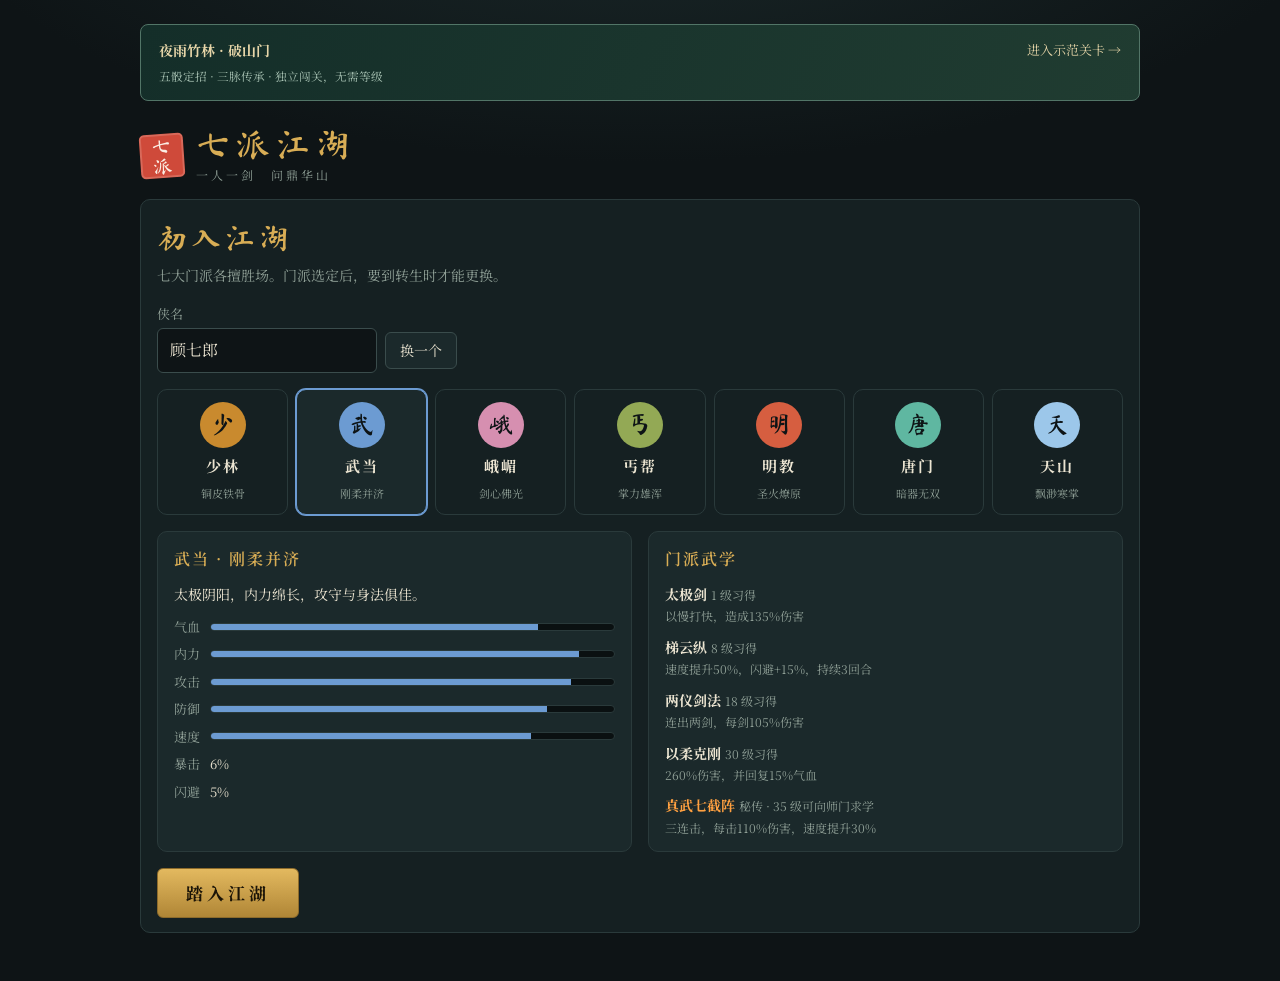
<file: index.html>
<!doctype html>
<html lang="zh-CN">
<head>
<meta charset="utf-8">
<meta name="viewport" content="width=device-width,initial-scale=1,viewport-fit=cover">
<meta name="description" content="七派江湖：一款原创武侠网页游戏，七大门派、主线剧情、通天塔、论剑、押镖、灵兽、转生。">
<title>七派江湖</title>
<link rel="preconnect" href="https://fonts.googleapis.com">
<link rel="preconnect" href="https://fonts.gstatic.com" crossorigin>
<link rel="stylesheet" href="https://fonts.googleapis.com/css2?family=Ma+Shan+Zheng&family=Noto+Serif+SC:wght@400;600;700&display=swap">
<style>
/* Layout: 顶部公告 + 侠客名帖 + 门签式页签 + 单栏卷面；战斗与剧情为覆盖全屏的浮层。夜色墨青底，金箔与朱砂点题，单一暗色主题 */
:root{
  --ink:#0e1416; --glow:#1b2a2b; --panel:#152022; --panel2:#1b292b; --line:#2a3a3b; --line2:#3a4c4c;
  --fg:#ebe4d1; --muted:#90a097; --dim:#6a7a73;
  --gold:#d8ad55; --gold-d:#8d6b2b; --cinnabar:#cf4a3a; --jade:#5db394; --azure:#5b94d9;
  --q0:#c8c6bb; --q1:#72cf6c; --q2:#5aa4ff; --q3:#b980ff; --q4:#ffa040;
  --s-shaolin:#c98a2e; --s-wudang:#6c9bd2; --s-emei:#d68fb0; --s-gaibang:#93a955; --s-mingjiao:#d65e40; --s-tangmen:#5fb7a1; --s-tianshan:#9cc7ea;
  --g-atk:#ff7a6a; --g-def:#6fb4ff; --g-hp:#72cf6c; --g-crit:#c08cff; --g-spd:#e8d36a;
  --f-display:"Ma Shan Zheng","STXingkai","KaiTi","STKaiti",serif;
  --f-body:"Noto Serif SC","Songti SC","SimSun","STSong",serif;
  color-scheme:dark;
}
*{box-sizing:border-box}
html,body{min-height:100%}
body{margin:0;background:radial-gradient(1000px 420px at 50% -140px,var(--glow),transparent 72%),var(--ink);color:var(--fg);font-family:var(--f-body);font-size:14px;line-height:1.65;padding-left:max(16px,env(safe-area-inset-left,0px));padding-right:max(16px,env(safe-area-inset-right,0px));padding-block:12px 48px}
button,input,textarea{font:inherit;color:inherit}
:focus-visible{outline:2px solid var(--gold);outline-offset:2px}
h2,h3{font-weight:600;margin:0;text-wrap:balance}
p{margin:0}
.muted{color:var(--muted)}
.wrap{max-width:1000px;margin:0 auto;display:flex;flex-direction:column;gap:14px}
.stack{display:flex;flex-direction:column;gap:14px}

/* 公告 */
.news{overflow:hidden;white-space:nowrap;border:1px solid var(--line);border-radius:6px;background:var(--panel);font-size:12px;color:var(--muted);padding:3px 0}
.news span{display:inline-block;padding-left:100%;animation:marq 70s linear infinite}
.news i{font-style:normal;color:var(--cinnabar);margin:0 6px 0 28px}
@keyframes marq{to{transform:translateX(-100%)}}

/* 顶栏 */
.top{display:flex;align-items:center;justify-content:space-between;gap:12px;flex-wrap:wrap}
.brand{display:flex;align-items:center;gap:12px}
.seal{font-family:var(--f-display);background:var(--cinnabar);color:#fbeee4;width:44px;height:44px;display:grid;place-items:center;font-size:19px;line-height:1.05;border-radius:5px;text-align:center;box-shadow:inset 0 0 0 2px rgba(255,240,230,.18);transform:rotate(-4deg)}
.brand h1{font-family:var(--f-display);font-weight:400;font-size:34px;margin:0;letter-spacing:6px;color:var(--gold);line-height:1}
.brand .sub{color:var(--muted);font-size:12px;letter-spacing:3px;margin-top:4px}
.top-r{display:flex;align-items:center;gap:10px}
.saved{font-size:12px;color:var(--dim)}
.sc-btn{background:linear-gradient(180deg,#ff6a3d,#b8291a);color:#fff3cf;border:1px solid #ffb35c;border-radius:16px;padding:4px 14px;font-weight:700;letter-spacing:1px;cursor:pointer;animation:glow 1.6s ease-in-out infinite;white-space:nowrap}
@keyframes glow{50%{box-shadow:0 0 14px #ff8a3d}}

/* 名帖 */
.card{display:grid;grid-template-columns:auto 1fr auto;gap:14px 18px;align-items:center;background:linear-gradient(180deg,var(--panel2),var(--panel));border:1px solid var(--line);border-radius:10px;padding:14px 16px}
.avatar{width:58px;height:58px;border-radius:50%;display:grid;place-items:center;font-family:var(--f-display);font-size:30px;color:var(--ink);background:var(--sc,var(--gold));box-shadow:0 0 0 3px var(--panel),0 0 0 4px var(--sc,var(--gold))}
.who{min-width:0}
.who .nm{display:flex;align-items:baseline;gap:8px;flex-wrap:wrap}
.who .nm b{font-size:19px}
.ttl{font-size:12px;color:var(--q4);border:1px solid currentColor;border-radius:3px;padding:0 6px;line-height:1.6}
.rb{font-size:12px;color:var(--cinnabar);font-weight:700}
.tag{font-size:12px;color:var(--muted);letter-spacing:1px}
.lvline{display:flex;justify-content:space-between;gap:10px;font-size:12px;color:var(--muted);margin:4px 0;font-variant-numeric:tabular-nums}
.lvline b{color:var(--fg);font-size:14px}
.power{text-align:right}
.power .lbl{display:block;font-size:11px;letter-spacing:3px;color:var(--muted)}
.power b{font-family:var(--f-display);font-weight:400;font-size:30px;color:var(--gold);line-height:1;font-variant-numeric:tabular-nums}
.res{grid-column:1/-1;display:flex;flex-wrap:wrap;gap:6px 18px;margin:0;padding:10px 0 0;border-top:1px dashed var(--line);list-style:none;font-size:13px;font-variant-numeric:tabular-nums}
.res li span{color:var(--muted);margin-right:6px}

.bar{height:8px;background:#0a1011;border-radius:4px;overflow:hidden;border:1px solid var(--line)}
.bar i{display:block;height:100%;width:0;transition:width .3s ease}
.bar.exp i{background:linear-gradient(90deg,var(--gold-d),var(--gold))}
.bar.hp i{background:linear-gradient(90deg,#8e2a20,var(--cinnabar))}
.bar.mp i{background:linear-gradient(90deg,#2d5689,var(--azure))}
.bar.jade i{background:linear-gradient(90deg,#2f6d58,var(--jade))}

/* 页签 */
.tabs{display:flex;flex-wrap:wrap;gap:2px;border-bottom:1px solid var(--line)}
.tabs button{flex:0 0 auto;background:none;border:0;border-bottom:2px solid transparent;padding:7px 12px 8px;cursor:pointer;color:var(--muted);font-size:15px;letter-spacing:2px;position:relative}
.tabs button:hover{color:var(--fg)}
.tabs button[aria-selected="true"]{color:var(--gold);border-bottom-color:var(--gold)}
.badge{position:absolute;top:2px;right:0;min-width:16px;height:16px;padding:0 4px;border-radius:8px;background:var(--cinnabar);color:#fff;font-size:10px;line-height:16px;letter-spacing:0;font-family:system-ui,sans-serif}
.dot{position:absolute;top:6px;right:3px;width:7px;height:7px;border-radius:50%;background:var(--cinnabar)}

/* 通用 */
.panel{display:flex;flex-direction:column;gap:14px}
.box{background:var(--panel);border:1px solid var(--line);border-radius:10px;padding:14px 16px;display:flex;flex-direction:column;gap:10px;min-width:0}
.box>h3{font-size:16px;color:var(--gold);letter-spacing:2px;display:flex;align-items:baseline;justify-content:space-between;gap:10px;flex-wrap:wrap}
.box>h3 small{font-size:12px;color:var(--muted);letter-spacing:0;font-weight:400}
.grid2{display:grid;grid-template-columns:1fr 1fr;gap:14px}
.row{display:flex;gap:8px;align-items:center;flex-wrap:wrap}
.btn{background:var(--panel2);border:1px solid var(--line2);padding:6px 14px;border-radius:6px;cursor:pointer;white-space:nowrap;transition:background .15s,border-color .15s}
.btn:hover:not(:disabled){border-color:var(--gold-d);background:#223234}
.btn.pri{background:linear-gradient(180deg,#e3b95f,#b08636);border-color:#8d6b2b;color:#1b1407;font-weight:700}
.btn.pri:hover:not(:disabled){background:linear-gradient(180deg,#f0c76b,#bd903c)}
.btn.red{border-color:#6e2b23;color:#f0a596}
.btn.sm{padding:3px 10px;font-size:12px}
.btn.big{padding:10px 28px;font-size:17px;letter-spacing:4px}
.btn:disabled{opacity:.42;cursor:not-allowed}
.note{font-size:12px;color:var(--muted)}
.chip{display:inline-block;font-size:11px;padding:1px 8px;border-radius:10px;border:1px solid currentColor;line-height:1.6;white-space:nowrap}
.chip.easy{color:var(--jade)} .chip.even{color:var(--gold)} .chip.hard{color:var(--cinnabar)}
.q0{color:var(--q0)} .q1{color:var(--q1)} .q2{color:var(--q2)} .q3{color:var(--q3)} .q4{color:var(--q4)}
.r1{color:var(--q1)} .r2{color:var(--q2)} .r3{color:var(--q3)} .r4{color:var(--q4)}
.empty{padding:22px 10px;text-align:center;color:var(--muted);border:1px dashed var(--line);border-radius:8px}
.num{font-variant-numeric:tabular-nums}
.big-n{font-family:var(--f-display);font-size:26px;color:var(--gold);font-variant-numeric:tabular-nums;line-height:1.2;font-weight:400}
.kv{display:flex;justify-content:space-between;align-items:baseline;gap:8px;font-size:13px}
.kv>span:first-child{color:var(--muted)}
.cards{display:grid;grid-template-columns:repeat(auto-fill,minmax(210px,1fr));gap:10px}
.cardx{border:1px solid var(--line);border-radius:10px;padding:10px 12px;background:var(--panel2);display:flex;flex-direction:column;gap:4px}
.cardx .sh{display:flex;justify-content:space-between;align-items:baseline;gap:8px}
.cardx .sh b{font-family:var(--f-display);font-weight:400;font-size:21px}
.cardx .eff{font-size:12px}
.cardx .fl{font-size:12px;color:var(--dim)}
.cardx .row{margin-top:4px}
.cardx.on{border-color:var(--gold-d)}
.cardx.off{opacity:.55}

/* 人物 */
.stats{display:grid;grid-template-columns:repeat(2,1fr);gap:6px 18px;margin:0}
.stats div{display:flex;justify-content:space-between;border-bottom:1px dotted var(--line);padding:3px 0}
.stats dt{color:var(--muted)} .stats dd{margin:0;font-variant-numeric:tabular-nums;font-weight:600}
.skills{display:grid;grid-template-columns:repeat(2,1fr);gap:8px}
.skill{padding:10px 12px;border:1px solid var(--line);border-radius:8px;background:var(--panel2)}
.skill .sk-h{display:flex;justify-content:space-between;gap:8px;flex-wrap:wrap}
.skill .sk-h span{font-size:12px;color:var(--muted)}
.skill p{font-size:13px;color:var(--muted);margin-top:2px}
.skill.locked{opacity:.5}
.skill.secret{border-color:var(--gold-d);background:linear-gradient(180deg,#252114,var(--panel2))}
.achs{display:grid;grid-template-columns:repeat(auto-fill,minmax(190px,1fr));gap:8px}
.ach{border:1px solid var(--line);border-radius:8px;padding:8px 10px;background:var(--panel2);display:flex;flex-direction:column;gap:2px;font-size:12px;color:var(--muted)}
.ach b{font-size:14px;color:var(--q4);font-weight:600}
.ach.off{opacity:.45} .ach.off b{color:var(--muted)}
.ach.worn{border-color:var(--q4)}
.ach .btn{align-self:flex-start;margin-top:4px}
.sectpick{display:flex;gap:6px;flex-wrap:wrap}
.sectpick button{border:1px solid var(--line2);background:var(--panel2);border-radius:6px;padding:4px 10px;cursor:pointer}
.sectpick button[aria-pressed="true"]{border-color:var(--gold);color:var(--gold)}
textarea{width:100%;min-height:70px;background:var(--ink);border:1px solid var(--line);border-radius:6px;padding:8px;font-size:12px;font-family:ui-monospace,monospace;resize:vertical}

/* 江湖 */
.jh{display:grid;grid-template-columns:220px 1fr;gap:14px;align-items:start}
.zones{display:flex;flex-direction:column;gap:6px}
.zone{display:flex;justify-content:space-between;align-items:center;gap:8px;padding:9px 12px;border:1px solid var(--line);border-radius:8px;background:var(--panel);cursor:pointer;text-align:left;width:100%}
.zone b{font-family:var(--f-display);font-weight:400;font-size:19px;letter-spacing:2px}
.zone small{color:var(--muted);font-size:11px;font-variant-numeric:tabular-nums}
.zone[aria-pressed="true"]{border-color:var(--gold);background:linear-gradient(90deg,#2a2618,var(--panel))}
.zone[aria-pressed="true"] b{color:var(--gold)}
.zone:disabled{opacity:.4;cursor:not-allowed}
.zone .pg{font-size:11px;color:var(--dim)}
.chapter{display:flex;justify-content:space-between;align-items:center;gap:10px;flex-wrap:wrap;padding:8px 12px;border-radius:8px;background:#1f1d14;border:1px solid #3d3420;font-size:13px}
.chapter b{font-family:var(--f-display);font-weight:400;font-size:18px;color:var(--gold);margin-right:6px}
.path{list-style:none;margin:0;padding:0;display:flex;flex-direction:column}
.path li{display:grid;grid-template-columns:34px 1fr auto;gap:12px;align-items:center;padding:8px 0;position:relative}
.path li:not(:last-child)::after{content:"";position:absolute;left:16px;top:42px;bottom:-8px;width:2px;background:var(--line)}
.path li.done:not(:last-child)::after{background:var(--gold-d)}
.node{width:34px;height:34px;border-radius:50%;display:grid;place-items:center;border:2px solid var(--line2);background:var(--panel2);font-size:13px;color:var(--muted);position:relative;z-index:1;font-variant-numeric:tabular-nums}
.done .node{border-color:var(--gold-d);color:var(--gold)}
.cur .node{border-color:var(--gold);color:var(--ink);background:var(--gold)}
.boss .node{font-family:var(--f-display);font-size:17px;border-color:var(--cinnabar);color:var(--cinnabar)}
.boss.cur .node{background:var(--cinnabar);color:#fff}
.lock{opacity:.4}
.st-info b{font-size:15px} .st-info .muted{font-size:12px}
.toggles{display:flex;gap:16px;flex-wrap:wrap;font-size:13px;color:var(--muted)}
.toggles label{display:flex;align-items:center;gap:6px;cursor:pointer}
input[type=checkbox]{accent-color:var(--gold);width:16px;height:16px}

/* 通天塔 */
.tower-head{display:grid;grid-template-columns:auto 1fr;gap:16px;align-items:center}
.pagoda{width:76px;height:96px;display:flex;flex-direction:column;align-items:center;gap:2px}
.pagoda i{display:block;height:12px;background:var(--line2);border-radius:2px}
.pagoda i.on{background:var(--gold)}
.picks{display:grid;grid-template-columns:repeat(3,1fr);gap:10px}
.pick{background:var(--panel2);border:1px solid var(--gold-d);border-radius:10px;padding:18px 10px;cursor:pointer;font-size:15px;text-align:center}
.pick:hover{border-color:var(--gold);background:#262414}
.buffs{display:flex;gap:6px;flex-wrap:wrap}
.buffs span{font-size:12px;padding:1px 8px;border-radius:10px;background:#2a2618;color:var(--gold);border:1px solid var(--gold-d)}

/* 修炼与经脉 */
.meditate{display:grid;grid-template-columns:auto 1fr;gap:16px;align-items:center}
.taiji{width:86px;height:86px;border-radius:50%;background:conic-gradient(var(--fg) 0 50%,var(--ink) 0);position:relative;animation:spin 14s linear infinite;box-shadow:0 0 0 2px var(--line2)}
.taiji::before,.taiji::after{content:"";position:absolute;left:50%;width:43px;height:43px;border-radius:50%;transform:translateX(-50%)}
.taiji::before{top:0;background:radial-gradient(circle,var(--ink) 0 6px,var(--fg) 7px)}
.taiji::after{bottom:0;background:radial-gradient(circle,var(--fg) 0 6px,var(--ink) 7px)}
@keyframes spin{to{transform:rotate(360deg)}}
.trow{display:grid;grid-template-columns:1fr auto auto;gap:10px;align-items:center;padding:8px 0;border-bottom:1px dotted var(--line)}
.trow:last-child{border-bottom:0}
.trow small{color:var(--muted);display:block;font-size:12px}
.mers{display:grid;grid-template-columns:1fr 1fr;gap:14px}
.mer h3 .layer{font-family:var(--f-display);font-size:20px;color:var(--fg);font-weight:400}
.pips{display:flex;gap:4px}
.pips i{width:16px;height:5px;border-radius:2px;background:var(--line)}
.pips i.on{background:var(--gold)}
.acu{list-style:none;margin:0;padding:0 0 0 6px;display:flex;flex-direction:column}
.acu li{display:flex;align-items:center;gap:10px;padding:5px 0;position:relative;font-size:14px;color:var(--dim)}
.acu li:not(:last-child)::after{content:"";position:absolute;left:6px;top:22px;height:calc(100% - 12px);width:2px;background:var(--line)}
.acu li.on{color:var(--fg)}
.acu li.on::after{background:var(--gold-d)}
.acu li .pt{width:14px;height:14px;border-radius:50%;border:2px solid var(--line2);background:var(--ink);flex:0 0 auto;z-index:1}
.acu li.on .pt{background:var(--gold);border-color:var(--gold);box-shadow:0 0 8px var(--gold)}
.acu li.next .pt{border-color:var(--gold);animation:pulse 1.4s ease-in-out infinite}
.acu li.next{color:var(--gold)}
@keyframes pulse{50%{box-shadow:0 0 0 5px rgba(216,173,85,.18)}}

/* 武魂 */
.sslots{display:grid;grid-template-columns:repeat(3,1fr);gap:10px}
.sslot{border:1px dashed var(--line2);border-radius:10px;padding:12px;min-height:92px;display:flex;flex-direction:column;justify-content:center;align-items:center;gap:4px;text-align:center}
.sslot.has{border-style:solid;background:var(--panel2)}
.sslot b{font-family:var(--f-display);font-weight:400;font-size:22px}

/* 师门 */
.task{display:grid;grid-template-columns:1fr 140px auto;gap:12px;align-items:center;padding:8px 0;border-bottom:1px dotted var(--line)}
.task:last-child{border-bottom:0}
.task small{display:block;color:var(--muted);font-size:12px}
.task .bar{height:6px}

/* 活动 */
.route{display:grid;grid-template-columns:repeat(4,1fr);gap:4px;text-align:center;font-size:12px;color:var(--dim)}
.route div{border-top:3px solid var(--line);padding-top:6px}
.route div.on{border-color:var(--gold);color:var(--fg)}
.elog{list-style:none;margin:0;padding:0;font-size:13px;display:flex;flex-direction:column;gap:3px;color:var(--muted)}

/* 福利 */
.sign{display:grid;grid-template-columns:repeat(7,1fr);gap:6px}
.sday{border:1px solid var(--line);border-radius:8px;padding:8px 2px;text-align:center;font-size:12px;background:var(--panel2);color:var(--muted)}
.sday b{display:block;font-family:var(--f-display);font-size:18px;color:var(--gold);font-weight:400}
.sday.on{opacity:.4}
.sday.now{border-color:var(--gold);box-shadow:0 0 0 1px var(--gold);color:var(--fg)}
.chests{display:flex;gap:8px;flex-wrap:wrap}
.chest{width:52px;height:44px;border-radius:6px;border:1px solid var(--line2);display:grid;place-items:center;font-size:12px;color:var(--dim);background:var(--panel2)}
.chest.ready{border-color:var(--gold);color:var(--gold);background:#2a2618}
.chest.got{opacity:.35}

/* 装备 */
.forges{display:grid;grid-template-columns:repeat(2,1fr);gap:10px}
.forge{border:1px solid var(--line);border-radius:10px;padding:12px;background:var(--panel2);display:flex;flex-direction:column;gap:6px;min-width:0}
.forge .fh{display:flex;justify-content:space-between;gap:8px;align-items:baseline}
.forge .fh .slot-n{font-family:var(--f-display);font-size:18px;color:var(--dim)}
.forge .st{font-size:12px;color:var(--muted)}
.sock{display:flex;gap:6px;flex-wrap:wrap;align-items:center}
.gem{display:inline-flex;align-items:center;gap:4px;font-size:12px;padding:1px 8px;border-radius:10px;border:1px solid currentColor;background:none;cursor:default;white-space:nowrap}
button.gem{cursor:pointer}
.g-atk{color:var(--g-atk)} .g-def{color:var(--g-def)} .g-hp{color:var(--g-hp)} .g-crit{color:var(--g-crit)} .g-spd{color:var(--g-spd)}
.sock .es{font-size:12px;color:var(--dim);border:1px dashed var(--line2);border-radius:10px;padding:1px 10px;background:none;cursor:pointer}
.gempick{border:1px dashed var(--gold-d);border-radius:8px;padding:8px;display:flex;gap:6px;flex-wrap:wrap;align-items:center}
.reforge{border:1px solid var(--gold-d);border-radius:8px;padding:8px;background:#211e14;font-size:12px;display:flex;flex-direction:column;gap:6px}
.items{display:grid;grid-template-columns:repeat(auto-fill,minmax(220px,1fr));gap:10px}
.item{border:1px solid var(--line);border-radius:8px;padding:10px 12px;background:var(--panel2);display:flex;flex-direction:column;gap:3px}
.item b{font-size:15px}
.item .meta{font-size:12px;color:var(--muted)}
.item .st{font-size:12px}
.cmp{font-size:12px}
.cmp.up{color:var(--jade)} .cmp.down{color:var(--cinnabar)}

/* 奇遇与论剑 */
.event{border:1px solid var(--gold-d);border-radius:10px;padding:18px;background:linear-gradient(180deg,#221f16,var(--panel));display:flex;flex-direction:column;gap:12px}
.event h3{font-family:var(--f-display);font-weight:400;font-size:28px;color:var(--gold);letter-spacing:4px}
.event p{font-size:15px;line-height:1.9;max-width:62ch}
.qlog{list-style:none;margin:0;padding:0;display:flex;flex-direction:column;gap:8px}
.qlog li{padding:8px 0;border-bottom:1px dotted var(--line);font-size:13px}
.qlog li b{color:var(--gold);margin-right:8px;font-weight:600}
.ladder{list-style:none;margin:0;padding:0}
.ladder li{display:grid;grid-template-columns:64px 1fr auto auto;gap:10px;align-items:center;padding:8px 0;border-bottom:1px dotted var(--line)}
.ladder .rk{font-family:var(--f-display);font-size:20px;color:var(--gold);font-variant-numeric:tabular-nums}
.ladder .meta{font-size:12px;color:var(--muted)}
.shop{display:grid;grid-template-columns:repeat(auto-fill,minmax(200px,1fr));gap:10px}
.ware{border:1px solid var(--line);border-radius:8px;padding:10px 12px;background:var(--panel2);display:flex;flex-direction:column;gap:4px}
.ware .p{color:var(--gold);font-size:13px}
.ware .btn{align-self:flex-start}

/* 创建 */
.create{display:flex;flex-direction:column;gap:16px}
.create h2{font-family:var(--f-display);font-weight:400;font-size:30px;color:var(--gold);letter-spacing:4px}
.field label{display:block;font-size:13px;color:var(--muted);margin-bottom:4px}
.field input{background:var(--ink);border:1px solid var(--line2);border-radius:6px;padding:8px 12px;font-size:16px;width:220px;max-width:100%}
.sects{display:grid;grid-template-columns:repeat(7,1fr);gap:8px}
.sect{border:1px solid var(--line);border-radius:10px;background:var(--panel);padding:12px 6px;cursor:pointer;display:flex;flex-direction:column;align-items:center;gap:6px}
.sect .ch{width:46px;height:46px;border-radius:50%;display:grid;place-items:center;font-family:var(--f-display);font-size:24px;color:var(--ink);background:var(--sc)}
.sect b{font-size:15px;letter-spacing:2px}
.sect small{font-size:11px;color:var(--muted)}
.sect[aria-pressed="true"]{border-color:var(--sc);background:var(--panel2);box-shadow:0 0 0 1px var(--sc)}
.sdetail{display:grid;grid-template-columns:1fr 1fr;gap:16px}
.sbars{display:grid;grid-template-columns:auto 1fr;gap:6px 10px;align-items:center;font-size:13px}
.sbars .bar i{background:var(--sc)}

/* 浮层：战斗与剧情 */
.ov{position:fixed;inset:0;z-index:50;background:rgba(5,8,9,.84);backdrop-filter:blur(3px);display:flex;align-items:flex-start;justify-content:center;overflow:auto;padding:calc(16px + env(safe-area-inset-top,0px)) max(12px,env(safe-area-inset-right,0px)) calc(16px + env(safe-area-inset-bottom,0px)) max(12px,env(safe-area-inset-left,0px))}
.bt{width:100%;max-width:720px;background:var(--panel);border:1px solid var(--line2);border-radius:12px;padding:16px;display:flex;flex-direction:column;gap:12px;margin-top:4vh}
.bt-head{display:flex;justify-content:space-between;align-items:baseline;gap:8px}
.bt-head b{font-family:var(--f-display);font-weight:400;font-size:22px;color:var(--gold);letter-spacing:3px}
.bt-head span{font-size:12px;color:var(--muted);font-variant-numeric:tabular-nums}
.duel{display:grid;grid-template-columns:1fr auto 1fr;gap:10px;align-items:center}
.vs{font-family:var(--f-display);font-size:30px;color:var(--cinnabar)}
.fighter{position:relative;display:flex;flex-direction:column;gap:4px;min-width:0}
.fighter .f-name{display:flex;justify-content:space-between;gap:6px;align-items:baseline;flex-wrap:wrap}
.fighter .f-name b{font-size:16px;overflow:hidden;text-overflow:ellipsis;white-space:nowrap}
.fighter .bar{height:10px}
.fighter .bar.mp{height:5px}
.bar-n{font-size:11px;color:var(--muted);font-variant-numeric:tabular-nums}
.fx-tags{display:flex;gap:4px;flex-wrap:wrap;min-height:18px}
.fx-tags span{font-size:10px;padding:0 6px;border-radius:8px;background:var(--panel2);border:1px solid var(--line2);color:var(--muted)}
.pop{position:absolute;right:8px;top:-4px;font-weight:700;font-size:18px;pointer-events:none;animation:pop .9s forwards;font-variant-numeric:tabular-nums;text-shadow:0 1px 3px #000}
.pop.dmg{color:#ff8a78} .pop.crit{color:#ffcf5a;font-size:23px} .pop.heal{color:#7ee2b4} .pop.miss{color:var(--muted);font-size:14px}
@keyframes pop{0%{opacity:0;transform:translateY(8px) scale(.8)}15%{opacity:1;transform:none}100%{opacity:0;transform:translateY(-26px)}}
.blog{height:230px;overflow:auto;background:var(--ink);border:1px solid var(--line);border-radius:8px;padding:8px 10px;font-size:13px;display:flex;flex-direction:column;gap:3px}
.blog p{line-height:1.55}
.blog .a{color:var(--gold)} .blog .b{color:#e78b7c}
.blog em{font-style:normal;color:var(--fg);font-weight:600}
.blog b.d{color:#ff8a78} .blog b.h{color:#7ee2b4} .blog .cr{color:#ffcf5a}
/* 闯江湖：竖屏一条路往画面深处延伸，像《六六英雄》。画面是像素 canvas，名字、血条、预告用 DOM 叠在上面 */
.rov{position:fixed;inset:0;z-index:45;background:radial-gradient(600px 300px at 50% 0,#14201f,transparent 70%),#05080a;display:flex;justify-content:center;align-items:flex-start;overflow:auto;padding:max(8px,env(safe-area-inset-top,0px)) max(8px,env(safe-area-inset-right,0px)) max(8px,env(safe-area-inset-bottom,0px)) max(8px,env(safe-area-inset-left,0px))}
.run{position:relative;width:min(440px,100%,max(300px,calc((100dvh - 300px)*.8)));display:flex;flex-direction:column;gap:6px}
.r-top{display:flex;align-items:center;gap:8px}
.r-top b{font-family:var(--f-display);font-weight:400;font-size:20px;color:var(--gold);letter-spacing:2px;white-space:nowrap}
.r-step{flex:1;display:flex;gap:5px;align-items:center;justify-content:center;min-width:0}
.r-step i{display:block;width:8px;height:8px;border-radius:50%;background:#2c3a3a}
.r-step i.shop{border-radius:2px;background:#24443a}
.r-step i.amb{background:#4a2420}
.r-step i.bs{width:11px;height:11px;border-radius:2px;background:#5a2a24}
.r-step i.done{background:var(--gold-d)}
.r-step i.cur{background:var(--gold);box-shadow:0 0 6px var(--gold)}
.r-step i.bs.cur{background:var(--cinnabar);box-shadow:0 0 6px var(--cinnabar)}
.r-gold{color:var(--q4);font-size:13px;font-variant-numeric:tabular-nums;white-space:nowrap}
.r-wx{display:flex;align-items:center;gap:6px;font-size:12px;color:var(--muted);flex-wrap:wrap}
.r-wx .bar{flex:1 1 60px;height:6px}
.r-wx .bar i{background:var(--q3)}
.r-perks{flex:1 1 100%;display:flex;flex-wrap:wrap;gap:4px}
.r-perks:empty{display:none}
.r-perks span{font-size:11px;padding:0 7px;border-radius:8px;background:#2d2140;color:var(--q3)}
.r-stage{position:relative;aspect-ratio:144/180;border-radius:10px;overflow:hidden;border:1px solid var(--line2);background:#000}
.r-stage canvas{display:block;width:100%;height:100%;image-rendering:pixelated}
.re{position:absolute;transform:translateX(-50%);cursor:pointer}
.re-info{position:absolute;bottom:100%;left:50%;transform:translateX(-50%);width:max(64px,130%);display:flex;flex-direction:column;align-items:center;gap:1px;pointer-events:none}
.re-info b{font-size:11px;font-weight:600;white-space:nowrap;text-shadow:0 1px 2px #000,0 0 3px #000}
.re.tgt .re-info b{color:var(--gold)}
.re-info .bar{width:100%;height:5px}
.re-int{font-size:12px;font-weight:700;color:#ff9a88;background:rgba(10,14,15,.85);border:1px solid #6a2e26;border-radius:8px;padding:0 6px;white-space:nowrap;font-variant-numeric:tabular-nums}
.re-int:empty{display:none}
.re-tags{display:flex;gap:2px;flex-wrap:wrap;justify-content:center}
.re-tags span{font-size:9px;line-height:1.5;padding:0 4px;border-radius:6px;background:rgba(10,14,15,.85);color:var(--muted)}
.r-boss{position:absolute;top:6px;left:12%;right:12%;display:flex;flex-direction:column;align-items:center;gap:2px;pointer-events:none}
.r-boss b{font-family:var(--f-display);font-weight:400;font-size:17px;color:#ff8a78;text-shadow:0 1px 3px #000}
.r-boss .bar{width:100%;height:8px}
.r-boss span{font-size:10px;color:var(--fg);text-shadow:0 1px 2px #000;font-variant-numeric:tabular-nums}
.r-hero{position:absolute;left:50%;bottom:28%;width:0;height:0}
.r-stage .pop{left:-50px;right:auto;width:100px;top:auto;bottom:0;text-align:center;z-index:2}
.re .pop{left:50%;margin-left:-50px;bottom:60%}
.pop.gold{color:var(--q4);font-size:14px}
.r-me{display:grid;grid-template-columns:auto 1fr auto;gap:2px 8px;align-items:center;font-size:12px}
.r-me b{font-size:13px}
.r-me .bar.hp{height:9px}
.r-me .bar.mp{grid-column:2;height:4px}
.r-me .re-tags{grid-column:1/-1;justify-content:flex-start}
.r-me .re-tags:empty{display:none}
#rahn{font-variant-numeric:tabular-nums;color:var(--muted)}
.r-ctl{display:flex;flex-direction:column;align-items:center;gap:8px;min-height:148px;justify-content:center}
.r-pre,.r-hint{font-size:13px;text-align:center;color:var(--muted);min-height:26px}
.r-pre b{font-size:20px;font-weight:700;color:var(--gold);margin-right:8px;font-variant-numeric:tabular-nums}
.r-btns{display:flex;gap:6px;flex-wrap:wrap;justify-content:center;align-items:center}
.btn.r-go{min-width:150px;font-size:17px;padding:8px 20px;letter-spacing:4px}
.die.blank{cursor:default;opacity:.55}
.die.blank b{color:#a8996e}
.die.fu{outline:2px solid var(--q3)}
.die:disabled{cursor:default}
.r-log{height:68px;overflow:auto;font-size:12px;background:var(--ink);border:1px solid var(--line);border-radius:8px;padding:4px 8px;display:flex;flex-direction:column;gap:2px}
.r-log p{line-height:1.45}
.r-modal{position:absolute;inset:0;z-index:5;background:rgba(5,8,9,.84);display:flex;align-items:center;justify-content:center;padding:10px}
.r-card{width:100%;max-height:100%;overflow:auto;overflow-x:hidden;background:var(--panel);border:1px solid var(--gold-d);border-radius:12px;padding:14px;display:flex;flex-direction:column;gap:10px;box-shadow:0 20px 50px rgba(0,0,0,.5)}
.r-card h3{font-family:var(--f-display);font-weight:400;font-size:26px;color:var(--gold);letter-spacing:6px;text-align:center}
.perk{display:flex;flex-direction:column;gap:2px;text-align:left;padding:10px 12px;border-radius:10px;border:1px solid var(--line2);background:var(--panel2);cursor:pointer}
.perk:hover,.perk:focus-visible{border-color:var(--q3);box-shadow:0 0 0 1px var(--q3)}
.perk b{color:var(--q3);font-size:15px}
.perk span{font-size:12px;color:var(--muted)}
.ritem{display:grid;grid-template-columns:1fr auto;gap:0 10px;align-items:center;padding:8px 10px;border:1px solid var(--line2);border-radius:8px;background:var(--panel2)}
.ritem span{grid-column:1;font-size:12px;color:var(--muted)}
.ritem button{grid-column:2;grid-row:1/3}
.r-rw{flex-direction:column;gap:4px}
.run-go{display:flex;align-items:center;gap:12px;margin:2px 0 10px}
.run-go .btn{flex:none;font-size:16px;padding:8px 22px;letter-spacing:3px}
@media (max-width:520px){.run-go{flex-direction:column;align-items:stretch}}
.r-top b{flex:1}
.r-path{display:flex;justify-content:center}
.r-step i.ev{border-radius:2px;background:#3a3460}
.r-step i.x{width:6px;height:6px}
.r-perks span.dsk{background:#3a2e14;color:var(--gold)}
.r-tip{width:100%;font-size:12px;line-height:1.55;color:var(--fg);background:#1c2a1e;border:1px solid #3f6a4a;border-radius:8px;padding:5px 9px;text-align:left}
.r-tip b{color:var(--jade);margin-right:6px}
.r-ctl .tray{padding-top:8px}
.r-ban{position:absolute;left:0;right:0;top:36%;z-index:3;text-align:center;font-family:var(--f-display);font-size:38px;color:#ffe08a;text-shadow:0 0 12px #ff9a3d,0 2px 0 #7a3a10;pointer-events:none;animation:ban 1s ease-out forwards}
.r-ban.big{font-size:52px}
@keyframes ban{0%{opacity:0;transform:scale(2.2)}18%{opacity:1;transform:scale(1)}75%{opacity:1}100%{opacity:0;transform:translateY(-20px)}}
.r-stage.shake{animation:shake .32s}
@keyframes shake{20%{transform:translate(-4px,2px)}40%{transform:translate(4px,-2px)}60%{transform:translate(-3px,1px)}80%{transform:translate(2px,-1px)}}
.die.fly{animation:fly .45s ease-in forwards}
.die.fly:nth-child(2){animation-delay:.04s}.die.fly:nth-child(3){animation-delay:.08s}.die.fly:nth-child(4){animation-delay:.12s}.die.fly:nth-child(5){animation-delay:.16s}
@keyframes fly{to{transform:translateY(-150px) scale(.4);opacity:0}}
.die em.ds{position:absolute;right:3px;bottom:2px;font-style:normal;font-size:10px;font-weight:700;line-height:1.4;padding:0 3px;border-radius:4px;background:#5a4a8a;color:#fff}
.die em.ds.on{background:var(--gold);color:#1b1407;box-shadow:0 0 6px #ffd36a}
.die u{position:absolute;top:-10px;left:50%;transform:translateX(-50%);text-decoration:none;font-size:10px;font-weight:700;line-height:1.5;padding:0 5px;border-radius:5px;background:#203247;color:#8fc0ff;white-space:nowrap}
.tray .die.frz{background:#d6ebf8;border-color:#6fb4ff;box-shadow:0 0 0 2px #6fb4ff,0 3px 0 #4a7aa0}
.die.chs u{background:#3a2448;color:#d0a0ff}
.die.vnm{border-color:#7ac050}
.die.vnm u{background:#24401c;color:#9ad050}
.perk small{font-size:11px;color:var(--muted)}
.perk.dsk b{color:var(--gold)}
.r-stars{text-align:center;font-size:30px;letter-spacing:6px;color:var(--gold);line-height:1.2}
.r-stars i,.zst i{font-style:normal;color:#3a4c4c}
.r-evd,.r-evres{font-size:14px;line-height:1.8;text-align:center}
.r-card>.btn{align-self:center;min-width:140px}
.zst{color:var(--gold);font-size:11px;letter-spacing:1px}
.run-go .btns{display:flex;flex-direction:column;gap:6px;flex:none}
@media (prefers-reduced-motion:reduce){.die.fly,.r-ban,.r-stage.shake{animation:none}.die.fly{opacity:0}}
.result{display:grid;grid-template-columns:auto 1fr;gap:14px;align-items:center;padding:10px 12px;border-radius:8px;border:1px solid var(--line2)}
.result.win{border-color:var(--gold-d);background:#211e14}
.result.lose{border-color:#5a2a24;background:#1f1514}
.res-big{font-family:var(--f-display);font-size:46px;line-height:1}
.win .res-big{color:var(--gold)} .lose .res-big{color:var(--cinnabar)}
.rw{list-style:none;margin:0;padding:0;display:flex;flex-wrap:wrap;gap:4px 14px;font-size:13px}
.bt-btns{display:flex;justify-content:flex-end;align-items:center;gap:10px;flex-wrap:wrap}
.story{width:100%;max-width:580px;margin-top:16vh;background:linear-gradient(180deg,#1d2620,var(--panel));border:1px solid var(--gold-d);border-radius:12px;padding:22px 24px;display:flex;flex-direction:column;gap:14px;box-shadow:0 20px 50px rgba(0,0,0,.5)}
.story .sp{font-family:var(--f-display);font-size:26px;color:var(--gold);letter-spacing:3px;line-height:1}
.story .line{font-size:17px;line-height:1.95}
.story .line.narr{color:#cfc6ad}
.story .bt-btns{justify-content:space-between}
.story .bt-btns .muted{font-size:12px}

/* 分类导航 */
.groups{display:flex;gap:6px;flex-wrap:wrap}
.groups button{position:relative;font-family:var(--f-display);font-size:19px;letter-spacing:3px;padding:3px 18px;border:1px solid var(--line2);border-radius:18px;background:var(--panel);cursor:pointer;color:var(--muted)}
.groups button:hover{color:var(--fg)}
.groups button[aria-pressed="true"]{border-color:var(--gold);color:var(--gold);background:#2a2618}
.groups .dot{top:4px;right:6px}

/* 人情 */
.karma{display:grid;grid-template-columns:auto 1fr auto;gap:10px;align-items:center;font-size:12px;color:var(--muted)}
.kbar{position:relative;height:10px;border-radius:5px;background:linear-gradient(90deg,#8e2a20,var(--line) 42%,var(--line) 58%,#2f6d58);border:1px solid var(--line)}
.kbar i{position:absolute;top:-4px;width:4px;height:16px;background:var(--gold);border-radius:2px;transform:translateX(-50%)}

/* 武林大会 */
.bracket{list-style:none;margin:0;padding:0;display:grid;grid-template-columns:repeat(4,1fr);gap:8px}
.bracket li{border:1px solid var(--line);border-radius:8px;padding:8px 10px;background:var(--panel2);font-size:12px;color:var(--muted);display:flex;flex-direction:column;gap:2px}
.bracket li b{font-size:15px;color:var(--fg)}
.bracket li.won{border-color:var(--gold-d)} .bracket li.won b{color:var(--gold)}
.bracket li.now{border-color:var(--gold);box-shadow:0 0 0 1px var(--gold)}
.bracket li.lost{border-color:#6e2b23}

/* 生活与赌坊 */
.mats{display:flex;gap:6px 18px;flex-wrap:wrap;font-size:14px;font-variant-numeric:tabular-nums}
.mats>span>span{color:var(--muted);margin-right:6px}
.slotpick{display:flex;gap:4px;flex-wrap:wrap}
.slotpick button,.bets button{padding:2px 12px;font-size:12px;border:1px solid var(--line2);border-radius:12px;background:none;cursor:pointer}
.slotpick button[aria-pressed="true"],.bets button[aria-pressed="true"]{border-color:var(--gold);color:var(--gold);background:#2a2618}
.bets{display:flex;gap:4px;flex-wrap:wrap}
.dice{font-size:46px;letter-spacing:6px;line-height:1;font-family:"Segoe UI Symbol","Apple Symbols","Noto Sans Symbols 2",sans-serif}
.hq{display:grid;grid-template-columns:repeat(auto-fill,minmax(92px,1fr));gap:6px}
.hq .btn{white-space:normal;line-height:1.35;padding:6px 4px}

@media (max-width:520px){.bracket{grid-template-columns:repeat(2,1fr)}.groups button{font-size:17px;padding:3px 12px}}

/* 装备标签与天机阁 */
.st.ex{color:var(--muted);line-height:1.8}
.wtag,.stag,.ftag{display:inline-block;font-size:11px;padding:0 6px;border-radius:3px;margin-right:4px;line-height:1.6}
.wtag{background:#203247;color:#8fc0ff}
.stag{background:#3a2a14;color:var(--q4)}
.ftag{background:#2d2140;color:var(--q3)}
.gcards{display:grid;grid-template-columns:repeat(auto-fill,minmax(150px,1fr));gap:8px}
.gcard{border:1px solid var(--line2);border-radius:10px;padding:10px;background:var(--panel2);display:flex;flex-direction:column;gap:4px;font-size:13px;animation:gflip .45s ease-out both}
.gcard b{font-family:var(--f-display);font-weight:400;font-size:26px;line-height:1}
.gcard.t3{border-color:var(--q3);box-shadow:0 0 12px rgba(185,128,255,.25)}
.gcard.t4{border-color:var(--q4);box-shadow:0 0 16px rgba(255,160,64,.4);background:linear-gradient(180deg,#2e2312,var(--panel2))}
@keyframes gflip{from{opacity:0;transform:rotateY(80deg) scale(.9)}to{opacity:1;transform:none}}
@media (prefers-reduced-motion:reduce){.gcard{animation:none}}

/* 掷骰 */
.tray{display:flex;gap:8px;justify-content:center;flex:1 1 100%;flex-wrap:wrap}
.die{position:relative;width:54px;height:54px;border-radius:11px;border:2px solid #c9bc98;background:#f3ebd7;color:#1b1407;cursor:pointer;display:grid;place-items:center;box-shadow:0 3px 0 #b3a47e;transition:transform .12s}
.die b{font-size:28px;font-weight:700;font-family:Georgia,"Times New Roman",serif;line-height:1}
.die i{position:absolute;right:4px;top:2px;font-style:normal;font-size:12px;font-weight:700;color:var(--cinnabar)}
.die small{position:absolute;left:4px;bottom:2px;font-size:10px;color:#8d6b2b}
.die i.inn{right:auto;left:4px;color:#2f7d5f}
.die.mini{width:34px;height:34px;border-radius:7px;cursor:default;box-shadow:0 2px 0 #b3a47e}
.die.mini b{font-size:17px}
.die.mini i{font-size:10px;top:0}
span.die{cursor:default}
.blog .cbx{color:var(--gold);font-weight:700;margin:0 2px}
.die.held{background:#ffe7a1;border-color:var(--gold);box-shadow:0 0 0 2px var(--gold),0 3px 0 #b38a30;transform:translateY(-3px)}
.die.rolled{animation:roll .4s ease-out}
@keyframes roll{0%{transform:rotate(-30deg) scale(.7)}60%{transform:rotate(8deg)}100%{transform:none}}
.dnow{flex:1 1 100%;text-align:center;font-size:15px}
.dnow b{color:var(--gold);font-family:var(--f-display);font-weight:400;font-size:22px;margin-right:4px}
.dhelp{flex:1 1 100%;text-align:center}
.blog .dc{font-family:"Segoe UI Symbol","Apple Symbols","Noto Sans Symbols 2",sans-serif;font-size:16px;letter-spacing:1px;color:var(--fg)}
.dice-edit{display:flex;flex-direction:column;gap:8px}
.dice-edit .drow{display:flex;gap:6px;align-items:center;flex-wrap:wrap}
.dice-edit .drow>span{width:46px;color:var(--muted);font-size:12px}
.dice-edit .die{width:44px;height:44px}
.dice-edit .die b{font-size:22px}
.combos{display:grid;grid-template-columns:repeat(auto-fill,minmax(150px,1fr));gap:6px}
.combos div{border:1px solid var(--line);border-radius:8px;padding:6px 10px;background:var(--panel2);font-size:12px;color:var(--muted)}
.combos b{display:block;font-size:15px;color:var(--fg)}
@media (max-width:520px){.die{width:48px;height:48px}.die b{font-size:24px}.dice-edit .die{width:40px;height:40px}}
@media (prefers-reduced-motion:reduce){.die.rolled{animation:none}}

/* 江湖风云、未开启的页签 */
.fy{display:flex;flex-wrap:wrap;gap:4px 16px;align-items:baseline;padding:8px 14px;border-radius:8px;background:#1f1d14;border:1px solid #3d3420;font-size:13px;color:var(--muted)}
.fy>b{font-family:var(--f-display);font-weight:400;font-size:18px;color:var(--gold);letter-spacing:2px}
.fy em{font-style:normal;color:var(--fg);font-weight:600;margin-right:6px}
.tabs button.locked{color:var(--dim);cursor:not-allowed}
.tabs button.locked small{display:block;font-size:10px;letter-spacing:0;line-height:1.2}
.skill .from{font-size:11px;color:var(--q2);margin-left:6px}
.skill.on{border-color:var(--gold-d)}
.skill .row{margin-top:6px}

/* 提示 */
.toasts{position:fixed;left:50%;transform:translateX(-50%);bottom:calc(16px + env(safe-area-inset-bottom,0px));z-index:80;display:flex;flex-direction:column;gap:6px;align-items:center;pointer-events:none;width:min(92vw,420px)}
.toast{background:#253436;border:1px solid var(--gold-d);color:var(--fg);padding:8px 16px;border-radius:8px;font-size:13px;box-shadow:0 6px 18px rgba(0,0,0,.4);animation:tin .25s ease-out}
@keyframes tin{from{opacity:0;transform:translateY(8px)}}

@media (max-width:760px){
  .tabs{flex-wrap:nowrap;overflow-x:auto;scrollbar-width:none}
  .tabs::-webkit-scrollbar{display:none}
  .jh{grid-template-columns:1fr}
  .zones{flex-direction:row;overflow-x:auto;padding-bottom:4px}
  .zone{flex:0 0 auto;width:auto;flex-direction:column;align-items:flex-start;gap:0}
  .sects{grid-template-columns:repeat(4,1fr)}
  .grid2,.mers,.sdetail,.forges{grid-template-columns:1fr}
}
@media (max-width:520px){
  .card{grid-template-columns:auto 1fr}
  .power{grid-column:1/-1;text-align:left;display:flex;align-items:baseline;gap:10px}
  .skills,.stats{grid-template-columns:1fr}
  .sects{grid-template-columns:repeat(3,1fr)}
  .sslots,.picks{grid-template-columns:1fr}
  .ladder li{grid-template-columns:48px 1fr auto}
  .ladder li .pw{display:none}
  .task{grid-template-columns:1fr auto}
  .task .bar{grid-column:1/-1;grid-row:2}
  .brand h1{font-size:28px}
  .duel{grid-template-columns:1fr;gap:6px}
  .vs{text-align:center;font-size:20px}
  .blog{height:190px}
  .story{margin-top:8vh;padding:18px}
  .sday{font-size:11px}
}
@media (prefers-reduced-motion:reduce){
  .taiji,.acu li.next .pt,.sc-btn{animation:none}
  .news span{animation:none;padding-left:12px}
  .pop,.toast{animation-duration:.01s}
  .bar i{transition:none}
}
</style>
</head>
<body>
<div class="wrap">
  <div class="news" id="news" aria-hidden="true" hidden><span id="news-t"></span></div>
  <div id="app" class="stack"></div>
</div>
<div class="toasts" id="toasts" aria-live="polite"></div>

<script>
'use strict';
/* ============ 工具 ============ */
const SAVE_KEY='qipai-jianghu-v1';
const R=(a,b)=>a+Math.random()*(b-a);
const pick=a=>a[Math.floor(Math.random()*a.length)];
const shuffle=a=>{a=[...a];for(let i=a.length-1;i>0;i--){const j=Math.floor(Math.random()*(i+1));[a[i],a[j]]=[a[j],a[i]]}return a};
const clamp=(v,a,b)=>Math.max(a,Math.min(b,v));
const $=s=>document.querySelector(s);
const esc=s=>String(s).replace(/[&<>"']/g,c=>({'&':'&amp;','<':'&lt;','>':'&gt;','"':'&quot;',"'":'&#39;'}[c]));
const fmt=n=>{n=Math.floor(n);if(n>=1e8)return (n/1e8).toFixed(2)+'亿';if(n>=1e5)return (n/1e4).toFixed(1)+'万';return n.toLocaleString('zh-CN')};
const today=()=>{const d=new Date();return d.getFullYear()+'-'+(d.getMonth()+1)+'-'+d.getDate()};
const seeded=n=>{const x=Math.sin(n*12.9898+78.233)*43758.5453;return x-Math.floor(x)};
const CN=['','一','二','三','四','五','六','七'];

/* ============ 基础数据 ============ */
const STN={hp:'气血',mp:'内力',atk:'攻击',def:'防御',spd:'速度',crit:'暴击',dodge:'闪避'};
const PW={hp:.5,mp:.3,atk:4,def:3,spd:5,crit:20,dodge:20};
const isPct=k=>k==='crit'||k==='dodge';

const SECTS={
 shaolin:{n:'少林',ch:'少',tag:'铜皮铁骨',wpn:['齐眉棍','降魔杖','伏虎棍'],d:'禅武同修，气血与防御冠绝诸派，久战不倒。',
  base:{hp:160,mp:50,atk:13,def:12,spd:8,crit:5,dodge:3},grow:{hp:32,mp:7,atk:4.0,def:3.6,spd:.9},
  sk:[{n:'罗汉拳',lv:1,mp:8,cd:0,mult:1.3,d:'刚猛直拳，造成130%伤害'},
      {n:'金钟罩',lv:8,mp:16,cd:5,buff:{def:.6,t:3},d:'防御提升60%，持续3回合'},
      {n:'大力金刚掌',lv:18,mp:24,cd:3,mult:2.2,stun:.25,d:'220%伤害，25%几率震晕对手'},
      {n:'易筋经',lv:30,mp:32,cd:5,heal:.3,buff:{atk:.3,t:3},d:'回复30%气血，攻击提升30%，持续3回合'}],
  secret:{n:'金刚不坏神功',mp:40,cd:5,mult:2.0,buff:{def:.8,t:3},d:'200%伤害，防御提升80%持续3回合'}},
 wudang:{n:'武当',ch:'武',tag:'刚柔并济',wpn:['松纹剑','真武剑','七星剑'],d:'太极阴阳，内力绵长，攻守与身法俱佳。',
  base:{hp:130,mp:70,atk:14,def:10,spd:10,crit:6,dodge:5},grow:{hp:26,mp:10,atk:4.3,def:3.0,spd:1.2},
  sk:[{n:'太极剑',lv:1,mp:8,cd:0,mult:1.35,d:'以慢打快，造成135%伤害'},
      {n:'梯云纵',lv:8,mp:14,cd:4,buff:{spd:.5,dodge:15,t:3},d:'速度提升50%，闪避+15%，持续3回合'},
      {n:'两仪剑法',lv:18,mp:22,cd:2,mult:1.05,hits:2,d:'连出两剑，每剑105%伤害'},
      {n:'以柔克刚',lv:30,mp:34,cd:5,mult:2.6,heal:.15,d:'260%伤害，并回复15%气血'}],
  secret:{n:'真武七截阵',mp:40,cd:5,mult:1.1,hits:3,buff:{spd:.3,t:2},d:'三连击，每击110%伤害，速度提升30%'}},
 emei:{n:'峨嵋',ch:'峨',tag:'剑心佛光',wpn:['峨嵋刺','青锋剑','金顶短剑'],d:'剑法轻灵，兼修佛门疗伤之术，最擅持久。',
  base:{hp:125,mp:75,atk:13,def:9,spd:11,crit:6,dodge:7},grow:{hp:25,mp:11,atk:4.1,def:2.8,spd:1.3},
  sk:[{n:'峨嵋剑法',lv:1,mp:8,cd:0,mult:1.3,d:'造成130%伤害'},
      {n:'金顶佛光',lv:8,mp:18,cd:4,heal:.3,d:'回复30%气血'},
      {n:'飘雪穿云掌',lv:18,mp:22,cd:3,mult:1.8,stun:.2,d:'180%伤害，20%几率震晕'},
      {n:'灭剑式',lv:30,mp:34,cd:4,mult:3.0,d:'孤注一掷，造成300%伤害'}],
  secret:{n:'九阴白骨爪',mp:40,cd:5,mult:2.6,steal:.35,d:'260%伤害，吸取35%为气血'}},
 gaibang:{n:'丐帮',ch:'丐',tag:'掌力雄浑',wpn:['打狗棒','青竹杖','铁钵'],d:'天下第一大帮，掌法刚猛，攻击冠绝诸派。',
  base:{hp:145,mp:50,atk:16,def:9,spd:9,crit:7,dodge:4},grow:{hp:29,mp:7,atk:4.8,def:2.8,spd:1.0},
  sk:[{n:'打狗棒法',lv:1,mp:8,cd:0,mult:1.4,d:'造成140%伤害'},
      {n:'醉八仙',lv:8,mp:14,cd:4,buff:{atk:.4,t:3},d:'攻击提升40%，持续3回合'},
      {n:'逍遥游',lv:18,mp:20,cd:2,mult:.8,hits:3,d:'三掌连击，每掌80%伤害'},
      {n:'降龙十八掌',lv:30,mp:36,cd:5,mult:3.6,d:'造成360%伤害'}],
  secret:{n:'亢龙有悔',mp:42,cd:5,mult:4.2,d:'降龙十八掌最后一式，造成420%伤害'}},
 mingjiao:{n:'明教',ch:'明',tag:'圣火燎原',wpn:['弯刀','圣火令','烈焰刀'],d:'刀法凌厉，以伤换伤，吸血与灼烧并重。',
  base:{hp:140,mp:55,atk:15,def:9,spd:9,crit:6,dodge:4},grow:{hp:28,mp:8,atk:4.6,def:2.9,spd:1.0},
  sk:[{n:'圣火令诀',lv:1,mp:8,cd:0,mult:1.3,steal:.2,d:'130%伤害，吸取20%为气血'},
      {n:'烈焰刀',lv:8,mp:15,cd:3,mult:1.4,dot:{k:.45,t:3,l:'灼烧'},d:'140%伤害，并灼烧对手3回合'},
      {n:'乾坤大挪移',lv:18,mp:24,cd:3,mult:2.0,steal:.4,d:'200%伤害，吸取40%为气血'},
      {n:'焚天圣火',lv:30,mp:34,cd:5,mult:2.6,dot:{k:.7,t:3,l:'灼烧'},d:'260%伤害，并猛烈灼烧3回合'}],
  secret:{n:'挪移第七层',mp:42,cd:5,mult:3.0,steal:.5,d:'乾坤大挪移最高境界，300%伤害，吸取50%为气血'}},
 tangmen:{n:'唐门',ch:'唐',tag:'暗器无双',wpn:['袖箭匣','飞蝗石囊','机关匣'],d:'暗器与毒术独步蜀中，暴击极高，身板较薄。',
  base:{hp:115,mp:60,atk:15,def:8,spd:12,crit:12,dodge:6},grow:{hp:23,mp:9,atk:4.7,def:2.5,spd:1.4},
  sk:[{n:'透骨钉',lv:1,mp:7,cd:0,mult:1.2,crit:20,d:'120%伤害，本招暴击率+20%'},
      {n:'毒蒺藜',lv:8,mp:14,cd:3,mult:.8,dot:{k:.6,t:3,l:'中毒'},d:'80%伤害，并使对手中毒3回合'},
      {n:'天女散花',lv:18,mp:22,cd:3,mult:.6,hits:4,d:'四连发，每发60%伤害'},
      {n:'暴雨梨花针',lv:30,mp:36,cd:5,mult:.55,hits:7,crit:15,d:'七连发，每发55%伤害，暴击率+15%'}],
  secret:{n:'孔雀翎',mp:42,cd:5,mult:.9,hits:5,crit:30,d:'五连发，每发90%伤害，暴击率+30%'}},
 tianshan:{n:'天山',ch:'天',tag:'飘渺寒掌',wpn:['冰蚕掌套','寒玉剑','雪莲刃'],d:'身法飘忽，善用寒毒与控制，令对手动弹不得。',
  base:{hp:120,mp:65,atk:14,def:9,spd:13,crit:7,dodge:8},grow:{hp:24,mp:9,atk:4.3,def:2.7,spd:1.5},
  sk:[{n:'天山六阳掌',lv:1,mp:8,cd:0,mult:1.3,d:'造成130%伤害'},
      {n:'折梅手',lv:8,mp:14,cd:3,mult:1.4,stun:.3,d:'140%伤害，30%几率震晕'},
      {n:'月影步',lv:18,mp:18,cd:4,buff:{dodge:25,spd:.3,t:3},d:'闪避+25%，速度+30%，持续3回合'},
      {n:'生死符',lv:30,mp:32,cd:5,mult:1.8,stun:.4,dot:{k:.6,t:4,l:'寒毒'},d:'180%伤害，寒毒4回合，40%几率震晕'}],
  secret:{n:'八荒六合',mp:42,cd:5,mult:3.2,stun:.5,d:'八荒六合唯我独尊，320%伤害，50%几率震晕'}},
};
const SECT_KEYS=Object.keys(SECTS);
const SECRET_LV=35;

const ZONES=[
 {n:'洛阳城郊',lv:1,top:5,mobs:['饿狼','剪径毛贼','地痞头目'],boss:'黑风寨主',bs:'开山斧',d:'官道两侧常有毛贼出没，初入江湖者多在此磨砺身手。'},
 {n:'嵩山古道',lv:6,top:11,mobs:['山魈','铁臂猿','拦路强人'],boss:'铁掌飞熊',bs:'铁掌开碑',d:'少室山下古道幽深，林间猿啸不绝。'},
 {n:'江南水乡',lv:12,top:18,mobs:['太湖水匪','鬼面书生','漕帮恶霸'],boss:'太湖水龙王',bs:'翻江倒海',d:'烟雨楼台，水路纵横，水匪趁雾劫船。'},
 {n:'蜀中竹海',lv:19,top:26,mobs:['青竹蛇','五毒教徒','竹林刺客'],boss:'五毒圣手',bs:'五毒神掌',d:'竹海万顷，毒物遍地，步步杀机。'},
 {n:'大漠孤烟',lv:27,top:35,mobs:['沙狼','西域刀客','响马'],boss:'金沙狂刀',bs:'狂沙刀',d:'黄沙漫天，马贼来去如风。'},
 {n:'天山雪域',lv:36,top:44,mobs:['雪狐','冰魄剑客','白发魔僧'],boss:'冰魄老妖',bs:'冰魄寒光',d:'终年积雪，寒气侵骨，非内力深厚者不可久留。'},
 {n:'华山之巅',lv:45,top:55,mobs:['剑宗弃徒','黑衣死士','血刀门人'],boss:'独孤剑魔',bs:'无招胜有招',d:'华山论剑，天下英雄于此一决高下。'},
];
const STAGE_MOB=[0,0,1,1,2];

/* ============ 首领机制 ============ */
const MECH={
 shield:{n:'铁布衫',d:'前三回合受到的伤害减半。先上增益、慢慢磨，别急着放大招'},
 guard:{n:'护体罡气',d:'防御极高，但中毒、灼烧、寒毒等持续伤害对他翻倍'},
 regen:{n:'水遁回春',d:'每三回合回复 10% 气血，被晕眩时无法回复。带控制招式'},
 venom:{n:'五毒缠身',d:'每次命中都会让你中毒。带疗伤、吸血或速战速决'},
 sand:{n:'黄沙遮眼',d:'闪避极高，但多段攻击更容易打中'},
 berserk:{n:'狂暴',d:'气血低于一半时攻击和速度大增。把大招留到最后收尾'},
 reflect:{n:'剑意反震',d:'反弹所受伤害，多段攻击被反弹得更多。用单发重招'},
};
const ZONE_MECH=['shield','guard','regen','venom','sand','berserk','reflect'];
function applyMech(f,m){if(!m)return f;f.mech=m;if(m==='guard')f.def*=3;if(m==='sand')f.dodge+=30;return f}

/* ============ 江湖风云 ============ */
const FY=[
 {id:'miaohui',n:'洛阳庙会',d:'奇遇令额外 +2，奇遇得到礼物的几率翻倍'},
 {id:'lunjian',n:'华山论剑周',d:'论剑所得声望翻倍'},
 {id:'rain',n:'大雨连绵',d:'灼烧伤害减半，中毒类伤害翻倍'},
 {id:'xueyi',n:'血衣楼余孽作乱',d:'江湖首领掉落宝石、武魂的几率翻倍，但闯江湖时可能遭到血衣楼杀手伏击'},
 {id:'fengshou',n:'丰收年',d:'采药挖矿产量翻倍'},
 {id:'jiuxian',n:'酒仙下凡',d:'打坐收益 +50%'},
 {id:'shangdui',n:'商队云集',d:'押镖镖银 +50%'},
 {id:'taling',n:'塔灵苏醒',d:'通天塔首次闯过的奖励翻倍'},
 {id:'yidong',n:'秘境异动',d:'秘境次数额外 +2，宝箱更容易出礼物'},
 {id:'dufang',n:'赌坊开张大吉',d:'在赌坊赢钱多一成'},
 {id:'shimen',n:'师门大比',d:'师门任务所得贡献翻倍'},
];
let FYC={d:'',ids:[]};
function todayFY(){const d=today();if(FYC.d!==d){const h=[...d].reduce((s,c)=>s*31+c.charCodeAt(0),7)%100000;const a=Math.floor(seeded(h)*FY.length);let b=Math.floor(seeded(h+99)*(FY.length-1));if(b>=a)b++;FYC={d,ids:[FY[a].id,FY[b].id]}}return FYC.ids}
const fy=id=>todayFY().includes(id);

/* ============ 悬赏 ============ */
const BOUNTIES=[
 {n:'千面郎君',d:'易容大盗，从没人见过他的真面目',mech:'sand',sect:'tangmen',z:2,clue:'江南戏班新来了个花旦，长得比画还俊，却从不卸妆。'},
 {n:'鬼影子',d:'专在半夜杀人的刺客',mech:'berserk',sect:'tianshan',z:5,clue:'雪域的牧民说，每到半夜羊圈里就少一只羊，雪地上却没有脚印。'},
 {n:'铁罗汉',d:'少林叛徒，号称刀枪不入',mech:'guard',sect:'shaolin',z:1,clue:'嵩山脚下的铁匠铺，有个光头一口气买走了全部铁砂。'},
 {n:'毒娘子',d:'往井里下毒的女人',mech:'venom',sect:'tangmen',z:3,clue:'竹海边的村子，一夜之间井水全变黑了。'},
 {n:'沙里飞',d:'大漠马贼头子',mech:'sand',sect:'mingjiao',z:4,clue:'驼队说，黄沙里有一伙人，马蹄声比风还快。'},
 {n:'血手人屠',d:'血衣楼余孽',mech:'reflect',sect:'mingjiao',z:6,clue:'华山脚下的客栈，掌柜说有个客人每天只点生肉。'},
 {n:'翻江龙',d:'太湖水寨的余党',mech:'regen',sect:'gaibang',z:2,clue:'太湖上又有船被劫，劫匪潜进水里，半个时辰都没浮上来。'},
 {n:'黑心判官',d:'贪官的打手，专收保护费',mech:'shield',sect:'wudang',z:0,clue:'洛阳城的商户都在抱怨，有人穿着官服挨家挨户收钱。'},
];

/* ============ 秘境主题与遗物 ============ */
const MJ_THEME=[
 {id:'gumu',n:'古墓',d:'机关和宝箱更多',w:{trap:10,chest:10}},
 {id:'jianzhong',n:'剑冢',d:'强敌更多，守护者必掉剑谱',w:{elite:12}},
 {id:'duku',n:'毒窟',d:'怪物攻击带毒，灵泉也更多',w:{spring:10}},
 {id:'xianjing',n:'仙境',d:'隐士、灵泉和古匣更多',w:{sage:10,spring:6,relic:6}},
];
const RELICS={
 xixue:{n:'噬血玉',d:'所有攻击吸血 10%'},xianshou:{n:'疾风令',d:'速度 +50%'},baoji:{n:'破军符',d:'暴击率 +15%'},huixue:{n:'回春佩',d:'每场胜利多回复 15% 气血'},
 jingang:{n:'金刚符',d:'受到的伤害 -15%'},lianji:{n:'连环扣',d:'多段攻击伤害 +20%'},zhuoshao:{n:'火灵珠',d:'命中后 25% 几率令对手灼烧'},mingzhong:{n:'鹰眼石',d:'对手闪避 -20%'},
};

/* ============ 骰面刻印 ============ */
// 武学残页可以刻在骰子的某一面上，掷出那一面时生效；同种印记叠加
const PAGES={
 jianqi:{n:'剑气',c:'剑',d:'这一招伤害 +12%'},
 bao:{n:'暴',c:'暴',d:'这一招暴击率 +12%'},
 du:{n:'毒',c:'毒',d:'命中后令对手中毒'},
 huo:{n:'火',c:'火',d:'命中后令对手灼烧'},
 han:{n:'寒',c:'寒',d:'命中后 10% 几率冻住对手'},
 xi:{n:'吸',c:'吸',d:'这一招吸血 +6%'},
 chun:{n:'回春',c:'春',d:'出招后回复 3% 气血'},
 jin:{n:'金刚',c:'金',d:'防御 +12%，持续到下回合'},
 wan:{n:'万能',c:'万',d:'这一面可以当作任意点数'},
};
const PAGE_K=Object.keys(PAGES);
function addPage(k,n=1){k=k||pick(PAGE_K);S.pages[k]=(S.pages[k]||0)+n;return `<span class="q3">残页「${PAGES[k].n}」</span>${n>1?' ×'+n:''}`}
const blankDice=()=>[0,1,2,3,4].map(()=>[null,null,null,null,null,null]);

/* ============ 玩法解锁 ============ */
const UNLOCK={jingmai:{lv:3},qiyu:{zc:1},lunjian:{zc:1},wuhun:{lv:10},lingshou:{lv:10},shimen:{lv:12},huodong:{lv:15},
  tower:{zc:2},renqing:{zc:2},xuanshang:{zc:2},dufang:{zc:2},mijing:{zc:3},shenghuo:{zc:3},bingqipu:{zc:3},dahui:{zc:4}};

/* ============ 主线剧情 ============ */
const STORY=[
 {t:'残玉',
  pre:[['旁白','师父临终前，把半块青玉塞进你手里。玉上刻着七个门派的徽记。'],['师父','这玉……是《七派秘录》的钥匙……血衣楼的人在找它……去洛阳……'],['旁白','师父没能说完。你收好残玉，踏上了去洛阳的官道。']],
  boss:[['黑风寨主','小子，把怀里的玉交出来，爷爷饶你不死！'],['你','你怎么知道我身上有玉？']],
  post:[['黑风寨主','是……是一个穿血红衣裳的人，出一千两银子买你的玉……他往嵩山去了……'],['旁白','血衣楼。师父说的果然不假。']],
  ch:{q:'黑风寨主跪在地上连连磕头求饶。',opts:[{l:'放他一条生路',v:'xia',r:'你放走了黑风寨主。他磕了三个响头，发誓再不作恶。'},{l:'废他武功',v:'ba',r:'你一掌震散他的丹田。洛阳道上少了一个恶人，也多了一个仇家。'}]}},
 {t:'古道',
  pre:[['旁白','嵩山脚下，一位少林知客僧拦住了你。'],['知客僧','施主，近日山中来了一伙恶人，掳走了寺中一位护经僧。'],['你','可是与血衣楼有关？'],['知客僧','阿弥陀佛。那人临走时说，要用经书换一块玉。']],
  boss:[['铁掌飞熊','楼主说了，谁拿到那块玉，赏黄金千两！'],['你','那就看你有没有这个本事。']],
  post:[['护经僧','多谢施主相救。贫僧在他们口中听到“太湖”二字。'],['旁白','护经僧把一页撕下的经文塞给你，背面画着太湖的水路图。']],
  ch:{q:'铁掌飞熊的手下四散奔逃。',opts:[{l:'让他们自去',v:'xia',r:'你收剑入鞘，任他们逃入山林。'},{l:'追上去一个不留',v:'ba',r:'古道上血迹斑斑。少林僧人看你的眼神多了几分畏惧。'}]}},
 {t:'烟雨',
  pre:[['旁白','江南烟雨，太湖上的渔船都不敢出港。'],['船娘','客官，湖上有个水龙王，专劫过往船只，前日还劫了一艘运经书的船。'],['你','带我去找他。']],
  boss:[['太湖水龙王','我不过拿钱办事。血衣楼要的东西，我劫了就有赏。'],['你','经书在哪？']],
  post:[['太湖水龙王','经书……早被送去蜀中了。血衣楼和唐门的一个叛徒做了交易……'],['旁白','你在水寨里找到一只空匣，匣底刻着一个“唐”字。']],
  ch:{q:'水寨里关着几十个被掳的渔民，水龙王说他们欠了他的债。',opts:[{l:'放了渔民，烧掉债契',v:'xia',r:'渔民们跪谢而去。那天夜里，太湖上的渔火又亮了起来。'},{l:'收下水寨，自己做主',v:'ba',r:'水寨换了主人。太湖水匪从此只听你一人号令。'}]}},
 {t:'竹海',
  pre:[['旁白','蜀中竹海，雾气里夹着淡淡的毒香。'],['唐门弟子','站住！竹海是唐门禁地。'],['你','我来找一个与血衣楼勾结的唐门叛徒。'],['唐门弟子','你是说五毒圣手？他早已被逐出唐门。']],
  boss:[['五毒圣手','唐门的暗器，配上五毒教的毒，天下谁能挡？'],['你','那就试试。']],
  post:[['五毒圣手','你以为血衣楼主是谁？他……他是你师父当年的同门……'],['旁白','五毒圣手毒发之前，指了指西北方向。大漠。']],
  ch:{q:'五毒圣手的毒经落在你脚边，上面记着天下奇毒的配方。',opts:[{l:'一把火烧了',v:'xia',r:'毒经在火中卷成了灰。世上少了一本害人的书。'},{l:'收入怀中',v:'ba',r:'你把毒经收好。也许有一天，它会派上用场。'}]}},
 {t:'孤烟',
  pre:[['旁白','大漠的风里全是沙。一座废弃的驿站里，坐着一个独臂老人。'],['独臂老人','你是来找血衣楼的？他们在大漠有个分舵，舵主叫金沙狂刀。'],['独臂老人','二十年前七派围剿血衣楼，我这条胳膊就留在了这里。']],
  boss:[['金沙狂刀','残玉已经有六块到了楼主手里，就差你这一块！'],['你','六块？其余六派的玉，你们是怎么拿到的？']],
  post:[['金沙狂刀','杀的……一个一个杀的……楼主在天山闭关……'],['旁白','你心头一沉。师父手里那半块玉，原来是七派中的最后一块。']],
  ch:{q:'驿站里藏着血衣楼搜刮来的金银，足够一辈子吃喝。',opts:[{l:'分给沿途的牧民',v:'xia',r:'牧民们唱着歌，把你送出了大漠。'},{l:'据为己有',v:'ba',r:'驼队驮着金银跟在你身后，你的名号在大漠传开了。'}]}},
 {t:'雪域',
  pre:[['旁白','天山终年积雪。山门石碑上刻着历代掌门的名字，最后一个被人用剑划去了。'],['天山弟子','冰魄老妖占了本派禁地，掌门师尊已经遇害。'],['你','血衣楼主在不在山上？']],
  boss:[['冰魄老妖','楼主已去华山。七块残玉合一之日，便是《七派秘录》重见天日之时！'],['你','是六块。还差我这一块。']],
  post:[['冰魄老妖','你不懂……楼主要的不是秘录……是七派的……'],['旁白','话音未落，冰魄老妖化作一地冰屑。你抬头望向东方，华山就在那里。']],
  ch:{q:'天山弟子请你暂代掌门之位，重振天山派。',opts:[{l:'婉拒，扶他们自立',v:'xia',r:'你把掌门令交还给大弟子，转身下山。'},{l:'接下掌门令',v:'ba',r:'你成了天山派的掌门。雪域里的人从此都称你一声“掌门”。'}]}},
 {t:'论剑',
  pre:[['旁白','华山之巅，云海翻腾。一个身穿血衣的人背对着你，手里托着六块残玉。'],['血衣楼主','你终于来了。你师父没告诉你吧？二十年前，我们是同门师兄弟。'],['血衣楼主','七派围剿血衣楼，你师父也在其中。他拿走了最后一块玉。'],['你','所以你杀光了其他六派的守玉人？']],
  boss:[['独孤剑魔','世人叫我独孤剑魔。把玉给我，秘录里的武功分你一半。'],['你','不必了。']],
  post:[['旁白','剑魔倒在云海边，六块残玉滚落在地，和你那半块拼在了一起。玉面上浮出一行小字。'],['旁白','“七派同源，本是一家。武功无高下，人心有正邪。”'],['旁白','原来所谓秘录，不过是这十六个字。']],
  ch:{q:'七块残玉合而为一。这件事该怎么收场？',opts:[{l:'把玉还给七派，公之于众',v:'xia',r:''},{l:'把玉留在身边',v:'ba',r:''}]}},
];
const ENDINGS={
 xia:[['旁白','你把七块残玉送还七派，又把那十六个字刻在了华山的石壁上。'],['旁白','此后江湖再无血衣楼。人们说起你，都称一声“大侠”。'],['旁白','侠义结局「侠之大者」。你获得了同名称号。']],
 ba:[['旁白','你把七块残玉收进怀里。不久，七派掌门联名来信，请你主持武林大会。'],['旁白','从此江湖只有一个声音。有人敬你，更多人怕你。'],['旁白','霸道结局「一代枭雄」。你获得了同名称号。']],
 mid:[['旁白','你把残玉埋在了师父的坟前，没有告诉任何人。'],['旁白','后来有人在江南的酒肆里见过你：一壶酒，一把剑，不问江湖事。'],['旁白','中庸结局「江湖散人」。你获得了同名称号。']],
};

/* ============ 装备与宝石 ============ */
const SLOTS=['wpn','arm','acc','boot'];
const SLOT_N={wpn:'兵',arm:'甲',acc:'饰',boot:'履'};
const SLOT_FULL={wpn:'兵器',arm:'护甲',acc:'饰品',boot:'鞋履'};
const QN=['凡品','良品','精品','珍品','神品'];
const QM=[1,1.3,1.7,2.2,3];
const SOCK=[0,1,1,2,3];
const TIER=['粗制','精铁','百炼','玄铁','寒玉','赤霄'];
const NOUN={arm:['布衣','劲装','软甲','锁子甲','护心甲'],acc:['玉佩','护身符','手镯','璎珞'],boot:['布鞋','快靴','云履','踏雪靴']};
const EN_RATE=[1,1,1,1,1,.8,.7,.6,.5,.4,.35,.3,.25,.2,.15];

/* ============ 兵器类型、特效词条、套装、升星 ============ */
// 兵器类型各配合一种骰型，和《六六英雄》的武器流派一个思路
const WTYPES={
 jian:{n:'剑',d:'顺子伤害 +40%',w:['长剑','青锋剑','松纹剑','七星剑']},
 dao:{n:'刀',d:'一对、两对伤害 +25%',w:['钢刀','弯刀','柳叶刀','雁翎刀']},
 gun:{n:'棍',d:'葫芦、四条、豹子伤害 +30%',w:['齐眉棍','伏虎棍','降魔杖','青竹杖']},
 zhang:{n:'掌',d:'三条伤害 +35%，并有 15% 几率震晕',w:['铁掌套','金丝手套','冰蚕掌套']},
 shan:{n:'扇',d:'点数总和超过 15 的部分，每点伤害 +3%',w:['铁骨扇','玉箫','判官笔']},
 anqi:{n:'暗器',d:'散招变成三连发；多段攻击每段伤害 +10%',w:['袖箭匣','飞蝗石囊','机关匣','梅花针']},
};
const WT_K=Object.keys(WTYPES);
function guessWt(name){
  for(const k of WT_K)if(WTYPES[k].w.some(w=>name.includes(w)))return k;
  return /刀/.test(name)?'dao':/棍|杖|棒|钵|枪/.test(name)?'gun':/掌|手套/.test(name)?'zhang':/扇|箫|笔/.test(name)?'shan':/箭|针|石囊|匣|镖|令/.test(name)?'anqi':'jian';
}
const LEG_WT={yuchang:'jian',yitian:'jian',tulong:'dao',bawang:'gun',biyu:'shan',xuantie:'jian',bingpo:'anqi',junzi:'jian',xuedao:'dao'};
const itemWt=it=>it&&it.slot==='wpn'?(it.wt||(it.lg?LEG_WT[it.lg]:guessWt(it.name))):null;
// 珍品带 1 条、神品带 2 条特效词条
const AFFIX={
 reroll:{n:'灵动',d:'每回合多 1 次免费重掷'},
 one6:{n:'化腐朽',d:'掷出的 1 点当作 6 点'},
 pairCrit:{n:'双刃',d:'一对、两对时暴击率 +30%'},
 lianhuan:{n:'连环',d:'顺子伤害 +35%'},
 yuanman:{n:'圆满',d:'葫芦以上回复 8% 气血'},
 qianjun:{n:'千钧',d:'点数总和 22 以上伤害 +25%'},
 xiaobo:{n:'以小博大',d:'点数总和 12 以下伤害 +40%'},
 taishan:{n:'稳如泰山',d:'受到的伤害 -8%'},
 xiansheng:{n:'先声夺人',d:'第一回合伤害 +50%'},
 qihai:{n:'气海',d:'每回合多回复 5% 内力'},
};
const AFX_K=Object.keys(AFFIX);
const SETS={
 zhenwu:{n:'真武',b2:{def:.1},d2:'防御 +10%',d4:'每回合多 1 次免费重掷'},
 xueyi:{n:'血衣',b2:{atk:.08},d2:'攻击 +8%',d4:'所有攻击吸血 10%'},
 lieyang:{n:'烈阳',b2:{crit:5},d2:'暴击 +5%',d4:'葫芦、四条、豹子伤害 +30%'},
 fengyun:{n:'风云',b2:{spd:.1},d2:'速度 +10%',d4:'每掷出一颗 6 点，伤害 +6%'},
};
const SET_K=Object.keys(SETS);
const STAR_MAX=5;
const sandOf=it=>[0,1,2,4,8][it.q]+(it.set?2:0)+(it.star||0)*3; // 分解得到的星辰砂
const starCost=it=>({sand:((it.star||0)+1)*4*(it.q>=4?2:1),silver:((it.star||0)+1)*it.ilv*50});
const GEMS={atk:{n:'赤玉',v:[6,14,26,42,64]},def:{n:'青金',v:[5,12,22,36,55]},hp:{n:'碧玺',v:[40,95,175,290,440]},crit:{n:'紫晶',v:[1,2,3.5,5,7]},spd:{n:'墨玉',v:[2,4.5,8,12,17]}};
const GEMK=Object.keys(GEMS);

/* ============ 武魂 ============ */
const SOULDEF={
 jiu:{n:'酒魂',r:1,st:{hp:.05},d:'醉里挑灯看剑'},
 feng:{n:'风魂',r:1,st:{spd:.05},d:'来去无踪'},
 shi:{n:'石魂',r:1,st:{def:.05},d:'岿然不动'},
 jian:{n:'剑魂',r:2,st:{atk:.06},d:'剑气纵横三万里'},
 dao:{n:'刀魂',r:2,st:{atk:.03,crit:3},d:'一刀斩落'},
 qin:{n:'琴魂',r:2,st:{mp:.08,dodge:2},d:'弦外有音'},
 du:{n:'毒魂',r:2,st:{spd:.04,crit:2},d:'见血封喉'},
 qinglong:{n:'青龙魂',r:3,st:{atk:.07,spd:.05},d:'东方七宿之首'},
 baihu:{n:'白虎魂',r:3,st:{atk:.06,crit:4},d:'西方七宿主杀伐'},
 zhuque:{n:'朱雀魂',r:3,st:{mp:.1,atk:.05},d:'南方七宿浴火'},
 xuanwu:{n:'玄武魂',r:3,st:{def:.1,hp:.06},d:'北方七宿镇守'},
 qilin:{n:'麒麟魂',r:4,st:{hp:.08,atk:.06,def:.06,crit:3},d:'仁兽现世，百年一遇'},
};
const RAR=['','凡','灵','圣','神'];
const SOUL_SLOT_LV=[10,20,30];

/* ============ 灵兽 ============ */
const PETS={
 hou:{n:'灵猴',lv:10,cost:2000,d:'窜上前偷袭，造成攻击60%的伤害',pas:{spd:.5},pn:'速度'},
 he:{n:'白鹤',lv:15,cost:4000,d:'衔来草药，为主人回复6%气血',pas:{hp:20},pn:'气血'},
 lang:{n:'雪狼',lv:20,cost:8000,d:'扑咬对手，50%伤害并使其流血2回合',pas:{atk:2},pn:'攻击'},
 gui:{n:'玄龟',lv:25,cost:12000,d:'以龟甲护主，防御提升40%',pas:{def:2},pn:'防御'},
 hu:{n:'赤狐',lv:30,cost:20000,d:'媚术迷惑，30%伤害，35%几率使对手晕眩',pas:{crit:.2},pn:'暴击'},
};
const PET_MAX=20;

/* ============ 经脉与修炼 ============ */
const REN=['承浆','廉泉','天突','膻中','中脘','神阙','气海','关元'];
const DU=['长强','腰阳关','命门','至阳','灵台','大椎','风府','百会'];
const MER_REQ=[1,12,24,36,48];
const MER_RATE=[1,.85,.7,.6,.5];
const LAYER=['一','二','三','四','五'];
const TRAIN=[{k:'hp',n:'炼体',e:'气血 +25'},{k:'mp',n:'养气',e:'内力 +8'},{k:'atk',n:'淬锋',e:'攻击 +3'},{k:'def',n:'锻骨',e:'防御 +3'}];
const TRAIN_V={hp:25,mp:8,atk:3,def:3};

/* ============ 通天塔 ============ */
const TOWER_MOB=['塔中游魂','铜人','铁甲傀儡','石像武僧','影子刺客','火焰傀儡','寒冰傀儡'];
const TOWER_BOSS=['守塔铜人王','千面罗刹','九幽鬼母','天罡战神','无相塔灵'];
const TOWER_BUFFS=[{k:'atk',v:.12,n:'攻击 +12%'},{k:'def',v:.15,n:'防御 +15%'},{k:'hp',v:.15,n:'气血上限 +15%'},{k:'crit',v:5,n:'暴击 +5%'},{k:'dodge',v:4,n:'闪避 +4%'},{k:'spd',v:.12,n:'速度 +12%'},{k:'steal',v:.08,n:'所有攻击吸血 8%'},{k:'regen',v:.1,n:'每过一层多回复 10% 气血'},{k:'heal',v:.5,n:'立即回复 50% 气血'}];

/* ============ 活动 ============ */
const ESC=[{n:'青铜镖',dep:20,rw:60,risk:.4,m:.8},{n:'白银镖',dep:50,rw:160,risk:.55,m:.86},{n:'黄金镖',dep:120,rw:400,risk:.7,m:.93}];
const ESC_SEG=['出城','山道','渡口'];
const ROBBERS=['山贼','黑衣蒙面人','血衣楼杀手','马贼','水匪'];
const WBS=[{n:'血衣楼主分身',s:'mingjiao'},{n:'东海蛟王',s:'gaibang'},{n:'漠北狼王',s:'tianshan'},{n:'西域火魔',s:'mingjiao'},{n:'千手毒尊',s:'tangmen'},{n:'铁佛',s:'shaolin'}];

/* ============ 师门 ============ */
const TASKS={
 kill:{n:'行侠仗义',d:'在江湖中击败 {n} 名对手',need:15},
 boss:{n:'剿灭首领',d:'击败首领 {n} 次',need:2},
 tower:{n:'登塔试炼',d:'在通天塔闯过 {n} 层',need:3},
 arena:{n:'切磋武艺',d:'参加论剑 {n} 次',need:3},
 qiyu:{n:'游历见闻',d:'完成奇遇 {n} 次',need:1},
 mer:{n:'运功冲穴',d:'冲穴 {n} 次',need:2},
 collect:{n:'静坐悟道',d:'打坐收功 {n} 次',need:1},
 escort:{n:'护送镖车',d:'完成押镖 {n} 次',need:1},
 enhance:{n:'砥砺兵刃',d:'强化装备 {n} 次',need:3},
 wb:{n:'共讨强敌',d:'挑战世界首领 {n} 次',need:1},
};
const SM_SHOP=[
 {k:'gem',n:'宝石袋',p:150,d:'随机一颗 1 级宝石'},
 {k:'gem2',n:'精炼宝石袋',p:500,d:'随机一颗 2 级宝石'},
 {k:'fruit',n:'灵果 ×5',p:100,d:'喂养灵兽用'},
 {k:'tok',n:'奇遇令',p:120,d:'多一次游历江湖的机会'},
 {k:'steal',n:'偷师令',p:600,d:'随机学会一招其他门派的武功'},
 {k:'page',n:'武学残页',p:200,d:'随机一张骰面残页'},
 {k:'ticket',n:'天机令',p:250,d:'天机阁抽奖用'},
];

/* ============ 论剑 ============ */
const SUR=['慕容','欧阳','上官','司马','令狐','东方','独孤','南宫','萧','林','沈','楚','叶','柳','陆','顾','燕','江','秦','白','苏','谢'];
const GIV=['无忌','长风','青衣','惊鸿','孤城','听雪','问剑','飞羽','寒山','若水','少游','天行','照影','归云','一苇','千秋','明月','断水','三更','七郎','远山','晚晴'];
const SHOP=[
 {k:'soul',n:'武魂宝匣',p:300,d:'随机获得一个灵品及以上武魂'},
 {k:'jade',n:'魂玉 ×60',p:120,d:'用于升级武魂'},
 {k:'tok',n:'奇遇令',p:100,d:'多一次游历江湖的机会'},
 {k:'box',n:'珍品装备匣',p:400,d:'获得一件当前等级的珍品装备'},
 {k:'page',n:'武学残页',p:150,d:'随机一张骰面残页'},
 {k:'ticket',n:'天机令',p:200,d:'天机阁抽奖用'},
];

/* ============ 称号 ============ */
const ACHS=[
 {id:'chu',n:'初出茅庐',d:'击败 10 名对手',t:()=>S.kills>=10,b:{hp:60}},
 {id:'bai',n:'百人斩',d:'击败 100 名对手',t:()=>S.kills>=100,b:{atk:12}},
 {id:'qian',n:'千人斩',d:'击败 1000 名对手',t:()=>S.kills>=1000,b:{atk:45}},
 {id:'shou',n:'首领克星',d:'击败首领 20 次',t:()=>S.stat.boss>=20,b:{crit:2}},
 {id:'luoyang',n:'洛阳少侠',d:'通关洛阳城郊',t:()=>S.prog[0]>=6||S.rb>0,b:{def:5}},
 {id:'huashan',n:'华山论剑',d:'通关华山之巅',t:()=>S.prog[6]>=6||!!S.story.ending,b:{atk:30,def:30}},
 {id:'rendu',n:'任督贯通',d:'任督二脉贯通一重',t:()=>meridianBonus().tong>=1,b:{hp:200}},
 {id:'jingmai',n:'经脉圆满',d:'任督二脉全部五重圆满',t:()=>S.mer.ren>=40&&S.mer.du>=40,b:{def:60,hp:500}},
 {id:'shiqiang',n:'论剑十强',d:'论剑排名进入前十',t:()=>S.arena.best<=10,b:{atk:25}},
 {id:'tianxia',n:'天下第一',d:'论剑排名第一',t:()=>S.arena.best<=1,b:{atk:50,crit:3}},
 {id:'ta10',n:'登塔者',d:'通天塔闯过 10 层',t:()=>S.tower.best>=10,b:{def:15}},
 {id:'ta30',n:'塔中豪杰',d:'通天塔闯过 30 层',t:()=>S.tower.best>=30,b:{atk:30}},
 {id:'ta60',n:'通天塔主',d:'通天塔闯过 60 层',t:()=>S.tower.best>=60,b:{atk:60,hp:600}},
 {id:'shenbing',n:'神兵在手',d:'将一件装备强化到 +10',t:()=>S.stat.enMax>=10,b:{crit:3}},
 {id:'qiren',n:'奇人异事',d:'完成 30 次奇遇',t:()=>S.stat.qiyu>=30,b:{dodge:2}},
 {id:'biaoshi',n:'万里镖师',d:'完成 20 次押镖',t:()=>S.stat.escort>=20,b:{hp:300}},
 {id:'tumo',n:'屠魔勇士',d:'击杀世界首领 5 次',t:()=>S.stat.wbKill>=5,b:{atk:40}},
 {id:'hunshou',n:'武魂收藏家',d:'集齐 8 种不同武魂',t:()=>new Set(S.souls.map(s=>s.id)).size>=8,b:{hp:250,def:20}},
 {id:'lingshou',n:'灵兽之友',d:'拥有 3 只灵兽',t:()=>S.pets.length>=3,b:{spd:3}},
 {id:'shimen',n:'师门栋梁',d:'学会本门秘传绝学',t:()=>S.secret>0,b:{atk:20}},
 {id:'xia',n:'侠之大者',d:'达成主线侠义结局',t:()=>S.story.ending==='xia',b:{def:40,hp:400}},
 {id:'ba',n:'一代枭雄',d:'达成主线霸道结局',t:()=>S.story.ending==='ba',b:{atk:50}},
 {id:'san',n:'江湖散人',d:'达成主线中庸结局',t:()=>S.story.ending==='mid',b:{spd:4,dodge:2}},
 {id:'zhuansheng',n:'再世为人',d:'完成一次转生',t:()=>S.rb>=1,b:{atk:20,def:20,hp:200}},
 {id:'qiandao',n:'持之以恒',d:'累计签到 7 天',t:()=>S.sign.total>=7,b:{mp:30}},
 {id:'shouchong',n:'不氪也能赢',d:'点了 10 次首充按钮',t:()=>S.stat.sc>=10,b:{hp:6}},
 {id:'xiaming',n:'侠名远扬',d:'善值达到 150',t:()=>S.karma>=150,b:{def:30,hp:300}},
 {id:'eming',n:'恶名昭著',d:'恶值达到 150',t:()=>S.karma<=-150,b:{atk:35}},
 {id:'jinlan',n:'金兰之交',d:'与一位江湖人物结义或结为知己',t:()=>Object.values(S.comps).some(f=>f>=100),b:{hp:200}},
 {id:'taoli',n:'桃李天下',d:'让 3 名徒弟出师',t:()=>S.stat.chushi>=3,b:{mp:50,def:20}},
 {id:'mingqi',n:'名器在手',d:'获得一件兵器谱名器',t:()=>S.legends.length>=1,b:{atk:15}},
 {id:'pu',n:'兵器谱主',d:'集齐兵器谱十大名器',t:()=>S.legends.length>=10,b:{atk:80,def:40}},
 {id:'mengzhu',n:'武林盟主',d:'在武林大会夺魁',t:()=>S.stat.champ>=1,b:{atk:60,hp:300}},
 {id:'tanbao',n:'秘境探宝',d:'通关秘境 5 次',t:()=>S.stat.mj>=5,b:{dodge:2}},
 {id:'dandao',n:'丹道宗师',d:'成功炼丹 50 次',t:()=>S.stat.dan>=50,b:{hp:250}},
 {id:'zhujian',n:'铸剑名家',d:'锻造 30 件装备',t:()=>S.stat.forge>=30,b:{atk:20}},
 {id:'dushen',n:'赌神',d:'在赌坊累计赢得 50 万两',t:()=>S.gamble.win>=500000,b:{crit:3}},
 {id:'shangjin',n:'赏金猎人',d:'缉拿 10 名悬赏要犯',t:()=>S.stat.bounty>=10,b:{atk:25}},
 {id:'boca',n:'博采众长',d:'偷学 6 招其他门派的武功',t:()=>S.learned.length>=6,b:{mp:60,crit:2}},
];

/* ============ 福利 ============ */
const SIGN_L=['银两','奇遇令','魂玉','灵果','宝石','银两大礼','武魂'];
const SIGN=[
 ()=>{const g=S.lv*60;S.silver+=g;return `银两 ${fmt(g)}`},
 ()=>{S.qiyu.tok=Math.min(9,S.qiyu.tok+1);return '奇遇令 ×1'},
 ()=>{S.jade+=40;return '魂玉 ×40'},
 ()=>{S.fruit+=3;return '灵果 ×3'},
 ()=>addGem(pick(GEMK),1),
 ()=>{const g=S.lv*200;S.silver+=g;return `银两 ${fmt(g)}`},
 ()=>`武魂 ${soulTag(randomSoul(2))}`,
];
const ONLINE_STEP=600, ONLINE_MAX=6;
const SC_LINES=[
 '江湖儿女，岂能以银钱买武功？跪下！',
 '六块钱？为师当年一文钱掰成两半花，照样练成了神功。',
 '你若真有闲钱，不如买两个烧饼，打坐时别饿着。',
 '屠龙宝刀？那是江湖骗子的东西。为师这里只有一根竹棍。',
 '再点一下，罚你去后山挑一百担水。',
 '……你还真点啊。',
 '为师累了。你自己体会吧。',
];

/* ============ 人情 ============ */
const COMPS={
 xiao:{n:'萧寒',t:'酒肆剑客',rel:'结义',like:{jiu:2,jianpu:2,feidao:1,mingzhu:1,yanzhi:-1},d:'嗜酒如命、剑不离身的落拓剑客。助战时会斩出一道剑气。',pas:{atk:.03},
  ev:{20:[['萧寒','又是你。这壶酒算我的。'],['萧寒','我在江湖上混了二十年，没几个人敢跟我同桌喝酒。']],
      50:[['萧寒','我年轻时也有个师弟，后来死在血衣楼手里。'],['萧寒','你让我想起他。往后有什么事，喊一声。']],
      100:[['旁白','月下，萧寒把剑插在地上，与你对着关帝像拜了三拜。'],['萧寒','从今往后，你我兄弟相称。'],['旁白','你与萧寒义结金兰。他可以随你助战。']]}},
 su:{n:'苏晚晴',t:'医谷女侠',rel:'知己',like:{yaocao:2,hua:2,shu:1,yupei:1,jiu:-1},need:'good',d:'医谷传人，爱侍弄花草，见不得人受苦，也见不得人酗酒。助战时会为你施针疗伤。',pas:{hp:.05},
  ev:{20:[['苏晚晴','你身上这道伤口，再晚两天就要化脓了。别动。'],['苏晚晴','下次受了伤，记得来医谷找我。']],
      50:[['苏晚晴','师父说，医者只救该救之人。可我总觉得，人人都该救。'],['苏晚晴','你说，我是不是太傻了？']],
      100:[['旁白','医谷的杏花开了。苏晚晴把一只亲手缝的药囊系在你腰间。'],['苏晚晴','往后走到哪里，都别忘了医谷。'],['旁白','苏晚晴成了你的红颜知己。她可以随你助战。']]}},
 liu:{n:'柳三变',t:'落魄书生',rel:'结义',like:{shu:2,zihua:2,jiu:1,hua:1,feidao:-1},d:'考了九次科举、九次落榜的书生，嗜书如命，怕见刀兵。助战时会在一旁挥毫吟诗，为你壮胆。',pas:{mp:.1,crit:2},
  ev:{20:[['柳三变','兄台，可否借在下十文钱？在下写一首诗相抵。'],['旁白','他的诗写得很好，字也好。可惜没人买。']],
      50:[['柳三变','我考了九次科举，九次落榜。'],['柳三变','后来我想通了，天下最大的考场，是江湖。']],
      100:[['旁白','柳三变当街泼墨，写下一幅《侠客行》送给你。'],['柳三变','你我一文一武，却是同道中人。今日结为兄弟！'],['旁白','你与柳三变结为异姓兄弟。他可以随你助战。']]}},
 yan:{n:'燕七七',t:'女飞贼',rel:'知己',like:{mingzhu:2,tanghulu:2,yupei:1,feidao:1,yanzhi:1,shu:-1},need:'evil',d:'来去无踪的女飞贼，爱亮晶晶的东西，也爱吃甜的，最烦之乎者也。助战时会从暗处甩出飞刀。',pas:{spd:.05,dodge:2},
  ev:{20:[['燕七七','哟，钱袋子挺鼓啊。'],['旁白','你一摸腰间，钱袋已经不见了。燕七七在屋顶上冲你晃了晃，又扔了回来。']],
      50:[['燕七七','我只偷为富不仁的。你信吗？'],['燕七七','……算了，你信不信，我都无所谓。']],
      100:[['旁白','三更天，燕七七翻窗进来，把一枚夜明珠放在你枕边。'],['燕七七','别问哪来的。往后谁敢动你，先问问我的飞刀。'],['旁白','燕七七成了你的红颜知己。她可以随你助战。']]}},
};
// 礼物：多从奇遇、秘境、押镖得来。每人喜好不同：2 最爱、1 喜欢、0 一般、-1 讨厌；送过一次才知道对方的反应
const GIFTS={
 jiu:{n:'女儿红',d:'埋了十八年的好酒',w:3},
 hua:{n:'山茶花',d:'刚摘下的，还带着露水',w:3},
 tanghulu:{n:'糖葫芦',d:'山楂裹糖，酸甜可口',w:3},
 yanzhi:{n:'胭脂',d:'江南名铺的上等胭脂',w:3},
 shu:{n:'孤本古籍',d:'前朝大儒的手抄本',w:2},
 feidao:{n:'柳叶飞刀',d:'刀身薄如柳叶',w:2},
 yupei:{n:'古玉佩',d:'温润通透，雕着双鱼',w:2},
 yaocao:{n:'九叶灵草',d:'九片叶子的灵草，药中圣品',w:2},
 jianpu:{n:'残缺剑谱',d:'半本剑谱，招式凌厉',w:1},
 zihua:{n:'名家字画',d:'一幅泼墨山水，落款模糊',w:1},
 mingzhu:{n:'夜明珠',d:'夜里能照亮半间屋子',w:1},
};
const GIFT_V={2:15,1:8,0:3,'-1':-5};
const GIFT_TAG={2:'最爱',1:'喜欢',0:'一般','-1':'讨厌'};
const GIFT_REACT={2:'眼睛一亮：“你怎么知道我喜欢这个？”',1:'收下了，看起来挺高兴。',0:'道了声谢，随手收了起来。','-1':'皱起眉头：“你送我这个做什么？”'};
const APT=[{n:'平庸',m:.8},{n:'中等',m:1},{n:'上乘',m:1.25},{n:'奇才',m:1.6}];
const TUDI_NAMES=['小虎','阿竹','石头','小莲','阿福','青儿','木头','小七','阿蛮','铁蛋','小满','豆子'];

/* ============ 兵器谱 ============ */
const LEGENDS=[
 {id:'yuchang',n:'鱼肠剑',slot:'wpn',fx:'每第三次出招必定暴击',src:'秘境最深处的守护者身上，偶尔能找到它',lore:'专诸刺王僚，藏剑于鱼腹之中。剑身短小，杀意极重。'},
 {id:'yitian',n:'倚天剑',slot:'wpn',fx:'攻击无视对手 30% 的防御',src:'击败天山雪域或华山之巅的首领时，有极小几率掉落',lore:'传说剑中藏着一部兵书。削铁如泥，寒光逼人。'},
 {id:'tulong',n:'屠龙刀',slot:'wpn',fx:'对首领伤害 +30%',src:'击杀世界首领时，有几率夺得',lore:'宝刀一出，号令天下，莫敢不从。'},
 {id:'bawang',n:'霸王枪',slot:'wpn',fx:'气血低于 30% 时伤害 +50%',src:'在武林大会夺魁',lore:'楚霸王遗物，枪重七十三斤七两，越是绝境越见威风。'},
 {id:'biyu',n:'碧玉箫',slot:'wpn',fx:'命中后 20% 几率令对手晕眩',src:'在赌坊累计赢满 10 万两，老板会割爱相赠',lore:'箫声一起，听者无不心神摇曳。'},
 {id:'xuantie',n:'玄铁重剑',slot:'wpn',fx:'伤害 +20%，速度 -15%',src:'首次闯过通天塔第 50 层',lore:'重剑无锋，大巧不工。'},
 {id:'bingpo',n:'冰魄银针',slot:'wpn',fx:'命中后 30% 几率令对手身中寒毒',src:'奇遇「废弃药庐」中可能找到',lore:'针上淬着寒毒，见血即入骨髓。'},
 {id:'junzi',n:'君子剑',slot:'wpn',fx:'每次出手回复 3% 气血',src:'善值达到 200，百姓联名相赠',lore:'剑身刻着“君子”二字，非正人不可佩。'},
 {id:'xuedao',n:'血刀',slot:'wpn',fx:'所有攻击吸血 15%',src:'恶值超过 200 时击败追杀你的名门弟子，有几率夺得',lore:'刀身殷红，饮血越多，刀光越亮。'},
 {id:'jinsi',n:'金丝软甲',slot:'arm',fx:'受到的伤害 -15%',src:'用陨铁锻造时，有几率打造出来',lore:'以金蚕丝织成，刀枪不入。'},
];
const NOLG=new Set();

/* ============ 武林大会 ============ */
const DH_ROUND=['十六强','八强','四强','决赛'];
const DH_NPC=[['了尘大师','shaolin'],['清虚道长','wudang'],['静玄师太','emei'],['鲁长老','gaibang'],['殷左使','mingjiao'],['唐无影','tangmen'],['梅剑','tianshan'],
  ['空见禅师','shaolin'],['凌虚子','wudang'],['妙音师太','emei'],['吴铁拐','gaibang'],['火龙使','mingjiao'],['唐小刀','tangmen'],['雪千寻','tianshan'],['燕北归','gaibang']];
const DH_M=[.8,.86,.92,.98];

/* ============ 秘境 ============ */
const MJ_DEPTH=8;
const MJ_LV={fight:-6,elite:-4,boss:-5}; // 秘境怪物相对人物等级的差值（连战且不回血，所以比江湖同级怪弱）
const MJ_MOB=['山魈','守墓傀儡','毒蝎','石像武士','游魂','铜甲尸'];
const RT={relic:{n:'古匣',d:'匣中似有遗物'},fight:{n:'刀光',d:'门后有人埋伏'},elite:{n:'煞气',d:'强敌镇守此门'},chest:{n:'宝光',d:'似乎藏着宝物'},trap:{n:'诡异',d:'机关重重'},sage:{n:'琴声',d:'有隐士在抚琴'},spring:{n:'水声',d:'灵泉涌动'},boss:{n:'秘境守护者',d:'最后一战'}};
const RT_W=[['fight',30],['elite',12],['chest',18],['trap',15],['sage',12],['spring',13]];

/* ============ 生活 ============ */
const MATS={renshen:'人参',lingzhi:'灵芝',xuelian:'雪莲',xuantie:'玄铁',hantie:'寒铁',yuntie:'陨铁'};
const PILLS=[
 {id:'xiaohuan',n:'小还丹',need:{renshen:2},d:'立即获得当前等级升级所需经验的 30%'},
 {id:'dahuan',n:'大还丹',need:{renshen:3,lingzhi:2},d:'气血永久 +40（最多服 30 颗）'},
 {id:'peiyuan',n:'培元丹',need:{lingzhi:2,xuelian:1},d:'修为 +（300 + 等级 × 20）'},
 {id:'kuangbao',n:'狂暴丹',need:{renshen:1,xuelian:1},d:'接下来 10 场战斗攻击 +25%'},
 {id:'huxin',n:'天王护心丹',need:{xuelian:2,lingzhi:1},d:'接下来 10 场战斗防御 +30%'},
 {id:'yirong',n:'易容丹',need:{lingzhi:3},d:'改头换面，善恶值归零'},
];
const FORGE=[
 {id:'jing',n:'精钢打造',need:{xuantie:3},silver:50,q:[[2,.6],[3,.3],[4,.1]],d:'精品 60%，珍品 30%，神品 10%'},
 {id:'han',n:'寒铁打造',need:{hantie:3,xuantie:2},silver:100,q:[[3,.7],[4,.3]],d:'珍品 70%，神品 30%'},
 {id:'yun',n:'陨铁打造',need:{yuntie:2,hantie:2},silver:200,q:[[4,1]],extra:true,d:'必出神品，多一条副属性；10% 几率打出名器「金丝软甲」'},
];

/* ============ 赌坊 ============ */
const BET_L=['100','1,000','10,000','一成家当'];
const CRICKETS=[{n:'黑将军',o:.5,p:.6,d:'久经沙场的老将，稳'},{n:'青头大将',o:1.1,p:.42,d:'年轻气盛，胜负难料'},{n:'红头金翅',o:3.1,p:.22,d:'百年难遇的奇虫，可惜脾气古怪'}];
const CRI_WIN=['{n}一口咬住对方的大腿，死不松口！','{n}振翅长鸣，对手掉头就跑。','两只蛐蛐斗了三十回合，{n}笑到了最后。'];
const CRI_LOSE=['{n}刚上场就跳出了罐子。','{n}被对手一头顶翻，四脚朝天。','{n}冲对手叫了两声，转身睡觉去了。'];
const HQ_CALL=['宝拳','一点红','哥俩好','三星照','四喜财','五魁首','六六顺','七巧巧','八匹马','九长寿','全来到'];
const hqOdds=s=>+(.9*36/(6-Math.abs(s-5))-1).toFixed(1);

/* ============ 状态 ============ */
let S=null;
let CS='wudang'; // 创建时选中的门派
let RBS=null;    // 转生时选中的门派
let resetArm=false, rbArm=false, sellAllArm=false, runAbArm=false;
let BT=null, SV=null, gemPick=null;

function newGame(name,sect){
  return {v:4,name,sect,lv:1,exp:0,silver:100,xw:0,jade:0,gx:0,fruit:0,rb:0,learned:[],loadout:null,bounty:{day:'',list:[]},unlocked:{},dice:blankDice(),pages:{jianqi:2,du:1},sand:0,gacha:{tickets:3,pity:0,free:'',total:0,log:[]},
    train:{hp:0,mp:0,atk:0,def:0},bonus:{hp:0,mp:0,atk:0,def:0,spd:0,crit:0,dodge:0},
    mer:{ren:0,du:0},equip:{wpn:null,arm:null,acc:null,boot:null},bag:[],gems:{},reforge:null,
    souls:[],soulSlots:[null,null,null],pets:[],pet:null,secret:0,
    cult:{last:Date.now(),xf:1},prog:[0,0,0,0,0,0,0],zSel:0,auto:false,fast:false,tAuto:false,
    story:{seen:{},xia:0,ba:0,ch:{},ending:null,pend:null},
    tower:{best:0,run:null},
    sm:{day:'',tasks:[],bonus:false},
    escort:{left:3,run:null,last:''},
    wb:null,
    qiyu:{tok:3,cur:null,last:-1,log:[]},arena:{rank:800,best:800,tries:10,claimed:false,rep:0},
    sign:{last:'',total:0},online:{day:today(),sec:0,got:0},
    titles:[],title:null,stat:{boss:0,arenaWin:0,qiyu:0,escort:0,wbKill:0,enMax:0,sc:0,chushi:0,champ:0,mj:0,dan:0,forge:0,bounty:0},
    karma:0,kd:{good:3,evil:3},comps:{xiao:0,su:0,liu:0,yan:0},compEv:{},comp:null,chatDay:{},gifts:{},giftKnown:{},
    tudi:[],xj:'',legends:[],dh:null,mj:{left:3,run:null},mat:{},gather:{herb:3,ore:3},pills:{kb:0,hx:0},pillUsed:0,
    gamble:{win:0,n:0,drunk:0},manual:false,gTab:{},run:null,tut:{},stars:[0,0,0,0,0,0,0],mute:false,
    day:today(),tab:'jianghu',kills:0,uidc:1};
}
function fill(def,obj){for(const k in def){if(obj[k]===undefined)obj[k]=def[k];else if(def[k]&&typeof def[k]==='object'&&!Array.isArray(def[k])&&obj[k]&&typeof obj[k]==='object')fill(def[k],obj[k])}return obj}
function migrate(o){
  o=fill(newGame(o.name,o.sect),o);
  if(o.tab==='xingnang')o.tab='zhuangbei';
  if(!o.sm.tasks.length)o.sm.day='';
  if((o.v||1)<3){for(const k in UNLOCK)o.unlocked[k]=1;o.v=3} // 老存档已经玩过这些玩法，不再重新上锁
  if(o.v<4){ // 装备特效词条并入骰面印记：每条词条折成一张残页
    for(const it of [...Object.values(o.equip),...o.bag])if(it&&it.fx&&it.fx.length){for(let n=0;n<it.fx.length;n++){const k=['jianqi','bao','du','huo','han','xi','chun','jin','wan'][Math.floor(Math.random()*9)];o.pages[k]=(o.pages[k]||0)+1}it.fx=[]}
    o.loadout=null;o.v=4}
  return o;
}
/* 玩法按进度解锁：一旦开启就永久保留 */
const zonesCleared=()=>S.prog.filter(p=>p>=6).length;
function isOpen(k){const u=UNLOCK[k];return !u||S.rb>0||!!S.unlocked[k]||(u.lv?S.lv>=u.lv:zonesCleared()>=u.zc)}
const unlockTxt=k=>{const u=UNLOCK[k];return u.lv?`${u.lv} 级开启`:`通关「${ZONES[u.zc-1].n}」开启`};
function checkUnlock(){const n=[];for(const k in UNLOCK)if(!S.unlocked[k]&&isOpen(k)){S.unlocked[k]=1;n.push(TABN[k])}
  if(n.length){toast(`<span class="q4">新玩法开启：${n.join('、')}</span>`);save()}}
function save(){try{localStorage.setItem(SAVE_KEY,JSON.stringify(S))}catch(e){}}
function load(){try{const t=localStorage.getItem(SAVE_KEY);if(!t)return null;const o=JSON.parse(t);if(!o||!o.sect||!SECTS[o.sect])return null;return migrate(o)}catch(e){return null}}
const uid=()=>'u'+(S.uidc++);

/* ============ 数值 ============ */
const needExp=L=>Math.floor(30*Math.pow(L,1.5)+20);
const rbMult=()=>1+.2*S.rb;
function meridianBonus(){
  const flat={hp:0,mp:0,atk:0,def:0,spd:0,crit:0,dodge:0};
  for(let p=0;p<S.mer.ren;p++){const c=Math.floor(p/8)+1;flat.hp+=20*c;flat.def+=2*c;flat.mp+=3*c}
  for(let p=0;p<S.mer.du;p++){const c=Math.floor(p/8)+1;flat.atk+=3*c;flat.spd+=.5*c}
  flat.dodge+=Math.floor(S.mer.ren/8);flat.crit+=Math.floor(S.mer.du/8);
  const tong=Math.min(Math.floor(S.mer.ren/8),Math.floor(S.mer.du/8));
  return {flat,pct:tong*.03,tong};
}
function soulBonus(so){const d=SOULDEF[so.id];const m=1+.3*(so.lv-1);const o={};for(const k in d.st)o[k]=d.st[k]*m;return o}
function soulTxt(b){return Object.entries(b).map(([k,v])=>isPct(k)?`${STN[k]} +${v.toFixed(1)}%`:`${STN[k]} +${(v*100).toFixed(1)}%`).join('，')}
function addTo(st,o){for(const k in o)st[k]=(st[k]||0)+o[k]}
const soulSlotOpen=i=>S.lv>=SOUL_SLOT_LV[i]||S.rb>0;
const petOpen=id=>S.lv>=PETS[id].lv||S.rb>0;
const secretOpen=()=>S.lv>=SECRET_LV||S.rb>0;
function petPassive(){const p=S.pet&&S.pets.find(x=>x.id===S.pet);if(!p)return {};const o={};for(const k in PETS[p.id].pas)o[k]=PETS[p.id].pas[k]*p.lv;return o}
function titleBonus(){const a=S.title&&ACHS.find(x=>x.id===S.title);return a?a.b:{}}
function calcStats(){
  const s=SECTS[S.sect],L=S.lv,st={},m=rbMult();
  for(const k of ['hp','mp','atk','def','spd'])st[k]=(s.base[k]+s.grow[k]*(L-1))*m;
  st.crit=s.base.crit;st.dodge=s.base.dodge;
  for(const k in TRAIN_V)st[k]+=S.train[k]*TRAIN_V[k];
  const mb=meridianBonus();addTo(st,mb.flat);
  for(const sl of SLOTS){const it=S.equip[sl];if(it)addTo(st,itemStats(it))}
  addTo(st,S.bonus);addTo(st,petPassive());addTo(st,titleBonus());
  const pct={hp:mb.pct,mp:mb.pct,atk:mb.pct,def:mb.pct,spd:mb.pct};
  const kt=karmaTier();if(kt.b)for(const k in kt.b){if(k in pct)pct[k]+=kt.b[k];else st[k]+=kt.b[k]}
  for(const id in COMPS)if(S.comps[id]>=100)for(const k in COMPS[id].pas){if(k in pct)pct[k]+=COMPS[id].pas[k];else st[k]+=COMPS[id].pas[k]}
  S.soulSlots.forEach((u,i)=>{if(!u||!soulSlotOpen(i))return;const so=S.souls.find(x=>x.uid===u);if(!so)return;const b=soulBonus(so);for(const k in b){if(k in pct)pct[k]+=b[k];else st[k]+=b[k]}});
  const sc=setCounts();for(const k in sc)if(sc[k]>=2)for(const b in SETS[k].b2){if(b in pct)pct[b]+=SETS[k].b2[b];else st[b]+=SETS[k].b2[b]} // 套装 2 件加成
  for(const k in pct)st[k]*=1+pct[k];
  for(const k of ['hp','mp','atk','def'])st[k]=Math.round(st[k]);
  st.spd=Math.round(st.spd*10)/10;st.crit=Math.min(60,Math.round(st.crit*10)/10);st.dodge=Math.min(40,Math.round(st.dodge*10)/10);
  st.power=powerOf(st);
  return st;
}
function powerOf(st){let p=0;for(const k in PW)p+=(st[k]||0)*PW[k];return Math.round(p)}
function stList(st){return Object.entries(st).filter(([,v])=>v).map(([k,v])=>isPct(k)?`${STN[k]}+${(+v).toFixed(1)}%`:`${STN[k]}+${Math.round(v)}`).join(' ')}

/* ============ 物品 ============ */
function mainStats(slot,q,ilv){
  const m=QM[q],st={};
  if(slot==='wpn')st.atk=Math.round((4+ilv*2.0)*m);
  if(slot==='arm'){st.def=Math.round((3+ilv*1.6)*m);st.hp=Math.round((10+ilv*6)*m)}
  if(slot==='acc'){st.hp=Math.round((20+ilv*10)*m);st.crit=+(1+q*1.5).toFixed(1)}
  if(slot==='boot'){st.spd=Math.round((2+ilv*.45)*m);st.dodge=+(1+q).toFixed(1)}
  return st;
}
function rollExtras(st,q,ilv){const ex=[['atk',.9],['def',.8],['hp',6],['mp',3],['spd',.25]];for(let i=0;i<q-1;i++){const [k,f]=pick(ex);st[k]=(st[k]||0)+Math.max(1,Math.round((2+ilv*f)*R(.6,1.2)))}return st}
function mkItem(ilv,q,slot,opt={}){
  slot=slot||pick(SLOTS);
  let wt=null,noun;
  if(slot==='wpn'){if(opt.wt){wt=opt.wt;noun=pick(WTYPES[wt].w)}else if(Math.random()<.5){noun=pick(SECTS[S.sect].wpn);wt=guessWt(noun)}else{wt=pick(WT_K);noun=pick(WTYPES[wt].w)}}
  else noun=pick(NOUN[slot]);
  const set=opt.set!==undefined?opt.set:(q>=3&&Math.random()<.2?pick(SET_K):null);
  const name=set?`${SETS[set].n}·${noun}`:TIER[Math.min(5,Math.floor(ilv/10))]+noun;
  return {uid:uid(),slot,q,ilv,name,st:rollExtras(mainStats(slot,q,ilv),q,ilv),en:0,star:0,gm:Array(SOCK[q]).fill(null),wt,set,fx:[]};
}
const sockets=it=>{if(!it.gm)it.gm=Array(SOCK[it.q]).fill(null);return it.gm};
function itemStats(it){
  const o={},en=it.en||0,star=it.star||0,m=(1+.08*en)*(1+.1*star); // 强化每级 +8%，每颗星 +10%
  for(const k in it.st)o[k]=isPct(k)?+(it.st[k]+.2*en+.5*star).toFixed(1):Math.round(it.st[k]*m);
  for(const g of (it.gm||[]))if(g){const k=g.slice(0,-1),l=+g.slice(-1);o[k]=(o[k]||0)+GEMS[k].v[l-1]}
  return o;
}
function itemPower(it){return it?powerOf(itemStats(it)):0}
function rollQ(boss){const r=Math.random()*100;if(boss)return r<5?4:r<30?3:r<70?2:1;return r<.6?4:r<5?3:r<20?2:r<50?1:0}
const sellPrice=it=>Math.round((5+it.ilv*3)*(1+it.q*it.q*.8)*(1+(it.en||0)*.3));
const itemName=it=>esc(it.name)+(it.en?` +${it.en}`:'')+(it.star?` ${'★'.repeat(it.star)}`:'');
const itemTag=it=>`<b class="q${it.q}">${itemName(it)}</b>`;
// 物品的类型、套装、词条说明，一行
function itemExtra(it){const o=[];const wt=itemWt(it);if(wt)o.push(`<span class="wtag">${WTYPES[wt].n}</span>${WTYPES[wt].d}`);
  if(it.set)o.push(`<span class="stag">${SETS[it.set].n}套</span>`);return o.join('　')}
function setCounts(){const c={};for(const sl of SLOTS){const it=S.equip[sl];if(it&&it.set)c[it.set]=(c[it.set]||0)+1}return c}

/* ============ 天机阁抽奖 ============
   单抽 1 枚天机令，十连 10 枚且保底一件珍品；第 50 抽必出神品（抽到神品后重新计数）。每天免费一抽。 */
const G_RATE=[[4,.02],[3,.10],[2,.30],[1,.58]];
const G_TIER={4:{n:'神',c:'q4'},3:{n:'珍',c:'q3'},2:{n:'良',c:'q2'},1:{n:'凡',c:'q0'}};
const G_PITY=50;
const GACHA={
 4:[['神品套装装备',()=>dropItem(S.lv,4,null,{set:pick(SET_K)})],['圣品以上武魂',()=>`武魂 ${soulTag(randomSoul(3))}`],['3 级宝石 ×2',()=>addGem(pick(GEMK),3,2)],['星辰砂 ×40',()=>{S.sand+=40;return '星辰砂 ×40'}]],
 3:[['珍品装备',()=>dropItem(S.lv,3)],['灵品以上武魂',()=>`武魂 ${soulTag(randomSoul(2))}`],['2 级宝石',()=>addGem(pick(GEMK),2)],['武学残页 ×3',()=>addPage(null,3)],['星辰砂 ×15',()=>{S.sand+=15;return '星辰砂 ×15'}]],
 2:[['精品装备',()=>dropItem(S.lv,2)],['1 级宝石',()=>addGem(pick(GEMK),1)],['武学残页',()=>addPage()],['灵果 ×3',()=>{S.fruit+=3;return '灵果 ×3'}],['星辰砂 ×5',()=>{S.sand+=5;return '星辰砂 ×5'}],['一件礼物',()=>`礼物${addGift(randomGift())}`]],
 1:[['银两',()=>{const g=S.lv*60;S.silver+=g;return `银两 ${fmt(g)}`}],['魂玉 ×15',()=>{S.jade+=15;return '魂玉 ×15'}],['灵果',()=>{S.fruit+=1;return '灵果 ×1'}],['星辰砂 ×2',()=>{S.sand+=2;return '星辰砂 ×2'}],['奇遇令',()=>{S.qiyu.tok=Math.min(11,S.qiyu.tok+1);return '奇遇令 ×1'}]],
};
let GLAST=null;
function gachaTier(forceHigh){
  const G=S.gacha;G.pity++;
  let t=1;if(G.pity>=G_PITY)t=4;else{let r=Math.random();for(const [tt,p] of G_RATE){if(r<p){t=tt;break}r-=p}}
  if(forceHigh&&t<3)t=3;if(t===4)G.pity=0;return t;
}
function gachaPull(n){
  const out=[];for(let i=0;i<n;i++){const force=n===10&&i===9&&!out.some(x=>x.t>=3);const t=gachaTier(force);const [name,fn]=pick(GACHA[t]);out.push({t,name,r:fn()})}
  S.gacha.total+=n;S.gacha.log=[...out.map(x=>({t:x.t,r:x.r.replace(/<[^>]+>/g,'')})),...S.gacha.log].slice(0,20);
  if(out.some(x=>x.t===4))newsPush(`【${esc(S.name)}】在天机阁抽到了神品！`);
  return out;
}
const ticketPrice=()=>3000+S.lv*100;
const addTicket=(n=1)=>{S.gacha.tickets+=n;return `<span class="q3">天机令 ×${n}</span>`};

function dropItem(ilv,q,slot,opt){
  const it=mkItem(clamp(ilv,1,80),q,slot,opt);
  if(S.bag.length>=40){const p=sellPrice(it);S.silver+=p;return `${itemTag(it)}（行囊已满，自动换得银两 ${p}）`}
  S.bag.push(it);return `获得 ${itemTag(it)}`;
}
function stripGems(it){for(const g of (it.gm||[]))if(g)S.gems[g]=(S.gems[g]||0)+1;if(it.gm)it.gm=it.gm.map(()=>null)}
const gemVal=(k,l)=>GEMS[k].v[l-1];
const gemTag=key=>{const k=key.slice(0,-1),l=+key.slice(-1);return `<span class="gem g-${k}">${l}级${GEMS[k].n} ${STN[k]}+${gemVal(k,l)}${isPct(k)?'%':''}</span>`};
function addGem(k,l,n=1){const key=k+l;S.gems[key]=(S.gems[key]||0)+n;return gemTag(key)+(n>1?` ×${n}`:'')}
const enCost=it=>Math.round((20+it.ilv*5)*Math.pow((it.en||0)+1,1.6));
const reforgeCost=it=>Math.round(it.ilv*25*(it.q+1));

/* ============ 武魂 ============ */
function newSoul(id){const so={uid:uid(),id,lv:1};S.souls.push(so);return so}
function randomSoul(minR=1){
  const ids=Object.keys(SOULDEF).filter(i=>SOULDEF[i].r>=minR),W={1:50,2:32,3:15,4:3};
  let r=Math.random()*ids.reduce((s,i)=>s+W[SOULDEF[i].r],0);
  for(const i of ids){r-=W[SOULDEF[i].r];if(r<=0)return newSoul(i)}
  return newSoul(ids[ids.length-1]);
}
const soulTag=so=>`<b class="r${SOULDEF[so.id].r}">「${SOULDEF[so.id].n}」</b>`;

/* ============ 成长 ============ */
function gainExp(e){
  const msgs=[];if(S.lv>=60){S.exp=0;return msgs}
  S.exp+=Math.round(e);
  while(S.lv<60&&S.exp>=needExp(S.lv)){
    S.exp-=needExp(S.lv);S.lv++;msgs.push(`突破至 ${S.lv} 级`);
    SECTS[S.sect].sk.forEach((k,i)=>{if(k.lv!==S.lv)return;msgs.push(`习得武学「${k.n}」`);
      if(S.loadout){const lo=loadout();if(lo.length<4)S.loadout=[...lo,'own:'+i]}}); // 搭配里有空位就自动带上新学会的本门武学
    const si=SOUL_SLOT_LV.indexOf(S.lv);if(si>=0&&!S.rb)msgs.push(`第 ${si+1} 个武魂槽开启`);
    const mi=MER_REQ.indexOf(S.lv);if(mi>0)msgs.push(`可冲击经脉第 ${LAYER[mi]} 重`);
    if(S.lv===SECRET_LV&&!S.rb)msgs.push('可向师门求学秘传绝学');
    if(S.lv===60)msgs.push('已臻化境');
  }
  if(S.lv>=60)S.exp=0;
  return msgs;
}
function cultRate(){const m=(1+.15*(S.cult.xf-1))*(fy('jiuxian')?1.5:1);return {exp:(2+S.lv*1.2)*m,xw:(1+S.lv*.15)*m}}
function cultPending(){const mins=Math.min(720,Math.max(0,(Date.now()-S.cult.last)/60000));const r=cultRate();return {mins,exp:Math.floor(r.exp*mins),xw:Math.floor(r.xw*mins)}}
const xfCap=()=>Math.min(20,1+Math.floor(S.lv/3));
const xfCost=()=>Math.round(120*Math.pow(S.cult.xf,2.1));
const trainCost=n=>Math.round(20*Math.pow(n+1,1.6));
function merCost(t){const c=Math.floor(t/8)+1,k=t%8;return Math.round((20+k*8)*Math.pow(c,1.9))}
function track(t,n=1){for(const x of S.sm.tasks)if(x.t===t)x.cur=Math.min(x.need,x.cur+n)}

/* ============ 战斗单位 ============ */
function mkMonster(name,lv,boss,elite){
  const f=1+lv*.035; // 高等级怪物额外成长，抵消装备、经脉、武魂的叠加
  let hp=(60+lv*36+lv*lv*.6)*f,atk=(8+lv*4.2+lv*lv*.04)*f,def=(4+lv*2.4)*f,spd=7+lv*1.05;
  if(boss){hp*=2.6;atk*=1.25;def*=1.2;spd*=1.1}
  if(elite){hp*=1.6;atk*=1.12;def*=1.1}
  hp=Math.round(hp*MON_HPF);
  return {name,lv,mon:true,boss:!!boss,elite:!!elite,maxhp:hp,hp,maxmp:100,mp:100,atk,def,spd,crit:boss?10:5,dodge:boss?6:3,
    passives:[{n:boss?'绝技':'狠击',on:[3,4],dmg:0,stun:boss?.15:0}],cds:{},buffs:[],dots:[]};
}
// 人形对手以玩家当前属性为底，乘以强度系数 m，再按所属门派的属性偏向微调
function mkNPC(name,sect,lv,m,tag){
  const me=calcStats(),s=SECTS[sect],mine=SECTS[S.sect],o={};
  for(const k of ['hp','mp','atk','def','spd'])o[k]=me[k]*m*Math.sqrt(s.grow[k]/mine.grow[k]);
  return {name,lv,sectN:tag||s.n,maxhp:Math.round(o.hp),hp:Math.round(o.hp),maxmp:Math.round(o.mp),mp:Math.round(o.mp),atk:o.atk,def:o.def,spd:o.spd,
    crit:clamp(me.crit+s.base.crit-mine.base.crit,3,60),dodge:clamp(me.dodge+s.base.dodge-mine.base.dodge,2,40),
    dset:SECT_DICE[sect],passives:s.sk.map((k,i)=>k.lv<=lv?passiveOf(k,[SK_ON[i]]):null).filter(Boolean),cds:{},buffs:[],dots:[]};
}
function secretSkill(){const s=SECTS[S.sect].secret;return {...s,lv:SECRET_LV,mult:s.mult*(1+.12*(S.secret-1))}}
/* 武学搭配：本门武学 key 为 own:序号，偷学的他派武学 key 为 门派:序号 */
function skillOf(key){const [s,i]=key.split(':');const sect=s==='own'?S.sect:s;const k=SECTS[sect]&&SECTS[sect].sk[+i];return k?{...k,from:sect,key}:null}
function knownSkills(){return [...SECTS[S.sect].sk.map((_,i)=>'own:'+i),...S.learned.filter(k=>k.split(':')[0]!==S.sect&&skillOf(k))]}
const usable=key=>{const k=skillOf(key);return !!k&&k.lv<=S.lv};
function loadout(){
  const av=knownSkills().filter(usable);
  if(!S.loadout)return av.filter(k=>k.startsWith('own:')).sort((x,y)=>skPow(skillOf(x))-skPow(skillOf(y))).slice(0,4); // 没自己搭配过时，默认带本门武学，弱招放前面（对应容易掷出的骰型）
  return S.loadout.filter(k=>av.includes(k)).slice(0,4);
}
function learnSkill(sect){
  const pool=[];for(const s of SECT_KEYS){if(s===S.sect||(sect&&s!==sect))continue;SECTS[s].sk.forEach((k,i)=>{const key=s+':'+i;if(!S.learned.includes(key))pool.push(key)})}
  if(!pool.length)return '';const key=pick(pool);S.learned.push(key);const k=skillOf(key);
  return `<span class="q4">偷学到${SECTS[k.from].n}武学「${k.n}」</span>`;
}
function mkPlayer(){
  const st=calcStats(),s=SECTS[S.sect];
  const passives=loadout().map(key=>passiveOf(skillOf(key),[SK_ON[+key.split(':')[1]]]));
  if(S.secret&&secretOpen())passives.push(passiveOf(secretSkill(),[6,7],1.5)); // 秘传：四条、豹子触发
  const p=S.pet&&S.pets.find(x=>x.id===S.pet);
  const lg=new Set(SLOTS.map(x=>S.equip[x]&&S.equip[x].lg).filter(Boolean));
  const A={name:S.name,lv:S.lv,sectN:s.n,maxhp:st.hp,hp:st.hp,maxmp:st.mp,mp:st.mp,atk:st.atk,def:st.def,spd:st.spd,crit:st.crit,dodge:st.dodge,
    passives,dset:SECT_DICE[S.sect],faces:S.dice,cds:{},buffs:[],dots:[],pet:p?{id:p.id,n:PETS[p.id].n,pw:1+.06*(p.lv-1)}:null,lg,comp:S.comp&&S.comps[S.comp]>=100?S.comp:null};
  if(lg.has('xuantie'))A.spd*=.85;
  if(S.pills.kb>0)A.atk*=1.25;
  if(S.pills.hx>0)A.def*=1.3;
  const eq=SLOTS.map(x=>S.equip[x]).filter(Boolean),sc=setCounts();
  A.set4=new Set(Object.keys(sc).filter(k=>sc[k]>=4));A.wt=itemWt(S.equip.wpn);
  return A;
}
function usePills(){if(S.pills.kb>0)S.pills.kb--;if(S.pills.hx>0)S.pills.hx--}

/* ============ 战斗模拟 ============ */
function eff(f,k){
  if(k==='dodge')return f.dodge+f.buffs.reduce((s,b)=>s+(b.dodge||0),0);
  return f[k]*(1+f.buffs.reduce((s,b)=>s+(b[k]||0),0));
}
const tagsOf=f=>{const t=f.buffs.map(b=>b.src);if(f.mech)t.unshift(MECH[f.mech].n);if(f.rage)t.push('狂暴');f.dots.forEach(d=>t.push(d.l));if(f.stun)t.push('晕眩');return t};
const hasRl=(f,id)=>!!(f.rl&&f.rl.has(id));
const afx=(f,k)=>(f.efx&&f.efx[k])||0;           // 身上装备某个特效词条的条数
const hasSet4=(f,k)=>!!(f.set4&&f.set4.has(k));  // 是否穿齐某套装 4 件

/* ============ 掷骰出招 ============
   伤害 = 攻击 × 骰型倍率（再算防御、暴击等），倍率就是界面上写的那个数。
   每回合掷 5 颗本门骰子，免费重掷 1 次，之后每次耗 25% 内力。
   门派武学是被动：掷出对应骰型时触发；大骰型同时触发它包含的小骰型（葫芦里有三条，也有一对）。 */
const DIE='⚀⚁⚂⚃⚄⚅';
const COMBO=[{n:'散招',m:1,mv:'随手一击'},{n:'一对',m:1.5,mv:'双峰贯耳'},{n:'两对',m:2,mv:'左右开弓'},{n:'三条',m:3,mv:'三花聚顶'},
  {n:'顺子',m:4,mv:'剑气纵横'},{n:'葫芦',m:5,mv:'龙虎交汇'},{n:'四条',m:7,mv:'四象归一'},{n:'豹子',m:10,mv:'万剑归宗'}];
const CONT=[[],[1],[1,2],[1,3],[4],[1,2,3,5],[1,2,3,6],[1,2,3,7]]; // 每种骰型包含哪些骰型
const TN=['散招','一对','两对','三条','顺子','葫芦','四条','豹子'];
const SK_ON=[1,2,3,4];                       // 门派四招依次在 一对/两对/三条/顺子 触发
const MON_B=[.9,1,1.1,1.2,1.3,1.45,1.6,2]; // 怪物没有武学，骰型倍率温和些
const MON_HPF=2.1; // 怪物血量系数：骰型倍率拉开后用它把战斗节奏调回来（见数值测试）
const STD_FACES=[1,2,3,4,5,6];
// 每个门派的骰子不一样：点数分布和自带印记各有特色（inn 的键是骰面序号 0~5）
const SECT_DICE={
 shaolin:{n:'金刚骰',faces:[1,2,3,4,4,5],inn:{},d:'两面 4 点、没有 6 点：更容易成对，但只能掷出 1~5 的顺子'},
 wudang:{n:'太极骰',faces:STD_FACES,inn:{},rr:1,d:'标准六面，阴阳流转：每回合多 1 次免费重掷'},
 emei:{n:'莲花骰',faces:STD_FACES,inn:{0:'chun',2:'xi'},d:'1 点自带「回春」，3 点自带「吸」，掷小点也能回血'},
 gaibang:{n:'打狗骰',faces:STD_FACES,inn:{0:'bao',5:'jianqi'},d:'1 点自带「暴」，6 点自带「剑气」：掷大掷小都有好处'},
 mingjiao:{n:'圣火骰',faces:STD_FACES,inn:{5:'huo'},d:'6 点自带「火」，凑出 6 点的大骰型时火势最猛'},
 tangmen:{n:'机关骰',faces:STD_FACES,inn:{0:'du',5:'bao'},d:'1 点自带「毒」，6 点自带「暴」'},
 tianshan:{n:'寒冰骰',faces:STD_FACES,inn:{0:'han',1:'han'},d:'1 点和 2 点自带「寒」'},
};
const faceVal=(f,i)=>(f.dset?f.dset.faces:STD_FACES)[i];
function evalDice(d){
  const c=[0,0,0,0,0,0,0];d.forEach(v=>c[v]++);const cs=c.slice(1).filter(Boolean).sort((a,b)=>b-a);
  const u=[...new Set(d)].sort((a,b)=>a-b).join(''),sum=d.reduce((a,b)=>a+b,0);
  const t=cs[0]===5?7:cs[0]===4?6:cs[0]===3&&cs[1]===2?5:u==='12345'||u==='23456'?4:cs[0]===3?3:cs[0]===2&&cs[1]===2?2:cs[0]===2?1:0;
  return {t,n:COMBO[t].n,sum};
}
// 某颗骰子当前朝上那一面的印记：自己刻的 + 门派骰子自带的
function faceMarks(f,i){const o=[],idx=f.fi[i];const ins=f.faces&&f.faces[i]&&f.faces[i][idx];if(ins)o.push(ins);const inn=f.dset&&f.dset.inn[idx];if(inn)o.push(inn);return o}
// 「万能」面可以当任意点数：最多试两颗，取最好的骰型
function evalBest(f){
  const w=[];f.dice.forEach((v,i)=>{if(faceMarks(f,i).includes('wan')&&w.length<2)w.push(i)});
  if(!w.length)return evalDice(f.dice);
  let best=null;for(let c=0;c<Math.pow(6,w.length);c++){const d=f.dice.slice();let x=c;for(const i of w){d[i]=1+x%6;x=Math.floor(x/6)}const e=evalDice(d);if(!best||e.t>best.t||(e.t===best.t&&e.sum>best.sum))best={...e,dice:d}}
  return best;
}
const skPow=k=>k?(k.mult||0)*(k.hits||1)+(k.heal?1.2:0)+(k.buff&&!k.mult?1:0):0;
// 把一招武学变成「掷出某骰型时触发」的被动效果
function passiveOf(k,on,mul=1){
  const p={n:k.n,on,dmg:Math.round(Math.max(0,(k.mult||0)*(k.hits||1)-1)*.3*mul*100)/100};
  if(k.dot)p.dot=k.dot;if(k.stun)p.stun=k.stun;if(k.steal)p.steal=+(k.steal*.5).toFixed(2);if(k.heal)p.heal=+(k.heal*.35).toFixed(2); // 被动触发频繁，疗伤和吸血按比例压低if(k.buff)p.buff=k.buff;
  const cr=(k.crit||0)+((k.hits||1)>1?5*(k.hits-1):0);if(cr)p.crit=cr;return p;
}
const fires=(p,t)=>p.on.some(b=>CONT[t].includes(b));
function passiveTxt(p){
  const o=[];if(p.dmg)o.push(`伤害 +${Math.round(p.dmg*100)}%`);if(p.crit)o.push(`暴击率 +${p.crit}%`);if(p.dot)o.push(`附带${p.dot.l}`);
  if(p.stun)o.push(`${Math.round(p.stun*100)}% 几率震晕`);if(p.steal)o.push(`吸血 ${Math.round(p.steal*100)}%`);if(p.heal)o.push(`回复 ${Math.round(p.heal*100)}% 气血`);
  if(p.buff){const b=p.buff;o.push([b.atk?`攻击 +${Math.round(b.atk*100)}%`:'',b.def?`防御 +${Math.round(b.def*100)}%`:'',b.spd?`速度 +${Math.round(b.spd*100)}%`:'',b.dodge?`闪避 +${b.dodge}%`:''].filter(Boolean).join('、')+`（${b.t} 回合）`)}
  return o.join('，')||'无额外效果';
}
const onTxt=on=>on.map(b=>TN[b]).join('、');
const rerollCost=f=>Math.max(1,Math.round(f.maxmp*.25));
function doReroll(f){if(f.rr>0)f.rr--;else{const c=rerollCost(f);if(f.mp<c)return false;f.mp-=c}for(let i=0;i<5;i++)if(!f.held[i]){f.fi[i]=Math.floor(Math.random()*6);f.dice[i]=faceVal(f,f.fi[i])}return true}
// 电脑锁骰：差一张成顺子就保顺子，否则保留成对的点数，什么都没有就保最大的一颗
function aiHold(f){
  const d=f.dice,c=[0,0,0,0,0,0,0];d.forEach(v=>c[v]++);const mx=Math.max(...c);
  if(mx<3)for(const run of [[2,3,4,5,6],[1,2,3,4,5]]){if(run.filter(v=>c[v]).length>=4){const used=new Set();f.held=d.map(v=>run.includes(v)&&!used.has(v)&&!!used.add(v));return}}
  if(mx>=2){f.held=d.map(v=>c[v]>=2);return}
  const hi=Math.max(...d);let k=false;f.held=d.map(v=>v===hi&&!k&&(k=true));
}
function aiDice(f){let paid=0;for(;;){const t=evalBest(f).t;if(t>=5)break;if(f.rr<=0){if(paid>=1||t>=3||f.mp<rerollCost(f))break;paid++}aiHold(f);if(!doReroll(f))break}}
function markCount(f){const m={};f.dice.forEach((_,i)=>faceMarks(f,i).forEach(k=>m[k]=(m[k]||0)+1));return m}
/// 掷骰出招拆成几个独立函数，单挑（battleGen）和闯关（一次打好几个对手）共用
// env：nm(f) 名字着色，push(text,side,fx) 记战报，round 当前回合；闯关时还会带 mul(a,r)（局内额外倍率）和 onHit(a,t,total,r)（命中后的局内效果）
const tickBuffs=f=>{f.buffs.forEach(b=>b.left--);f.buffs=f.buffs.filter(b=>b.left>0)};
// 护体罡气挡不住持续伤害：对其施加的持续伤害翻 2.5 倍
function addDot(t,v,n,l){if(t.mech==='guard')v=Math.round(v*2.5);t.dots=t.dots.filter(d=>d.l!==l);t.dots.push({v,t:n,l})}
// 出手前：持续伤害发作、冷却、晕眩、首领机制。返回 false 表示这一回合出不了手
function preTurn(a,env){
  const {nm,push}=env,rain=fy('rain');
  for(const d of a.dots){const v=rain?Math.round(d.v*(d.l==='灼烧'?.5:/毒/.test(d.l)?2:1)):d.v;a.hp=Math.max(0,a.hp-v);d.t--;push(`${nm(a)} ${d.l}发作，损失 <b class="d">${v}</b> 气血`,a.side,[{on:a.side,v:'-'+v,k:'dmg'}])}
  a.dots=a.dots.filter(d=>d.t>0);
  if(a.hp<=0)return false;
  for(const k in a.cds)if(a.cds[k]>0)a.cds[k]--;
  if(a.stun){a.stun=false;tickBuffs(a);push(`${nm(a)} 被震晕，无法出手`,a.side);return false}
  if(a.mech==='regen'&&env.round%3===0){const h=Math.round(a.maxhp*.1);a.hp=Math.min(a.maxhp,a.hp+h);push(`${nm(a)} 运起水遁回春，回复 <b class="h">${h}</b> 气血`,a.side,[{on:a.side,v:'+'+h,k:'heal'}])}
  if(a.mech==='berserk'&&!a.rage&&a.hp<a.maxhp*.5){a.rage=true;a.atk*=1.8;a.spd*=1.3;push(`${nm(a)} 气血翻涌，陷入狂暴！`,a.side)}
  return true;
}
// 新掷一手：五颗都还没锁，重掷次数回满
function freshRoll(a,extraRR=0){
  a.fi=[0,0,0,0,0].map(()=>Math.floor(Math.random()*6));a.dice=a.fi.map(i=>faceVal(a,i));a.held=[false,false,false,false,false];
  a.rr=1+((a.dset&&a.dset.rr)||0)+(hasSet4(a,'zhenwu')?1:0)+extraRR;
}
// 骰子定下来之后这一招是什么：骰型、触发的武学，以及骰型倍率 × 武学加成 × 剑气印 × 兵器类型 × 套装
function readRoll(a){
  const cb=evalBest(a),mk=markCount(a),wt=a.wt,cm=a.mon?MON_B[cb.t]:COMBO[cb.t].m;
  const trig=(a.passives||[]).filter(p=>fires(p,cb.t));
  const anqi=wt==='anqi'&&cb.t===0; // 暗器：散招变成三连发
  // 触发的武学合成这一招：伤害加成相加，暴击、吸血、疗伤累加，持续伤害和增益取第一个
  const s={n:anqi?'暗器连发':a.mon&&trig.length?trig[0].n:COMBO[cb.t].mv,mult:anqi?.5:1,hits:anqi?3:1,crit:0,steal:0,heal:0,stun:0,dot:null,buff:null,bsrc:''};
  let bonus=0;for(const p of trig){bonus+=p.dmg||0;s.crit+=p.crit||0;s.steal+=p.steal||0;s.heal+=p.heal||0;s.stun=Math.max(s.stun,p.stun||0);if(p.dot&&!s.dot)s.dot=p.dot;if(p.buff&&!s.buff){s.buff=p.buff;s.bsrc=p.n}}
  let M=cm*(1+bonus)*(1+.12*(mk.jianqi||0));
  if(wt==='jian'&&cb.t===4)M*=1.4;if(wt==='dao'&&(cb.t===1||cb.t===2))M*=1.25;if(wt==='gun'&&cb.t>=5)M*=1.3;if(wt==='zhang'&&cb.t===3)M*=1.35;if(wt==='shan')M*=1+Math.max(0,cb.sum-15)*.03;
  if(hasSet4(a,'lieyang')&&cb.t>=5)M*=1.3;if(hasSet4(a,'fengyun'))M*=1+.06*a.dice.filter(v=>v===6).length;
  return {cb,mk,cm,trig,s,M};
}
// 不掷暴击、不算闪避时这一手大约能打多少，用来在出招前预告伤害
function hitEstimate(a,t,env){
  const r=readRoll(a);if(!r.s.mult)return 0;
  const K=50+5*a.lv,mul=r.M*(env&&env.mul?env.mul(a,r):1)*(t.mech==='shield'&&env&&env.round<=3?.5:1);
  return Math.max(1,Math.round(eff(a,'atk')*r.s.mult*mul*K/(K+eff(t,'def'))*(t.dmgMul||1)))*(r.s.hits||1);
}
// 按掷好的骰子出招打 t，战报经 env.push 记下
function strike(a,t,env){
  const {nm,push}=env,r=readRoll(a),{cb,mk,cm,trig,s}=r,wt=a.wt;
  const M=r.M*(env.mul?env.mul(a,r):1);
  const LA=a.lg||NOLG,LT=t.lg||NOLG;
  const mkTxt=Object.entries(mk).map(([k,n])=>`${PAGES[k].n}×${n}`).join('、');
  let txt=`${nm(a)} 掷出 <span class="dc">${a.dice.map(v=>DIE[v-1]||'▢').join('')}</span> <b class="cbx">${cb.n} ×${cm}</b>「<em>${s.n}</em>」${!a.mon&&trig.length?`，触发 ${trig.map(p=>p.n).join('、')}`:''}${mkTxt?`，${mkTxt}`:''}`;const fx=[];
  let total=0,landed=0,crits=0;
  if(s.mult){
    const hits=s.hits||1,K=50+5*a.lv;
    a.nAct=(a.nAct||0)+1;const forceCrit=LA.has('yuchang')&&a.nAct%3===0;
    let mul=M;if(hits>1&&wt==='anqi')mul*=1.1;if(LA.has('tulong')&&t.boss)mul*=1.3;if(LA.has('bawang')&&a.hp/a.maxhp<.3)mul*=1.5;if(LA.has('xuantie'))mul*=1.2;if(LT.has('jinsi'))mul*=.85;
    if(t.mech==='shield'&&env.round<=3)mul*=.5;if(hasRl(t,'jingang'))mul*=.85;if(hits>1&&hasRl(a,'lianji'))mul*=1.2;
    const defF=LA.has('yitian')?.7:1;
    const dg=Math.min(t.mech==='sand'?60:40,eff(t,'dodge'))*(t.mech==='sand'&&hits>1?.5:1)-(hasRl(a,'mingzhong')?20:0);
    for(let i=0;i<hits;i++){
      if(Math.random()*100<dg)continue;
      let d=eff(a,'atk')*s.mult*mul*K/(K+eff(t,'def')*defF)*R(.92,1.08)*(t.dmgMul||1);
      if((forceCrit&&!crits)||Math.random()*100<Math.min(80,a.crit+(s.crit||0)+12*(mk.bao||0))){d*=1.6;crits++}
      total+=Math.max(1,Math.round(d));landed++;
    }
    if(!landed){txt+=`，被 ${nm(t)} 闪身避过`;fx.push({on:t.side,v:'闪避',k:'miss'})}
    else{
      t.hp=Math.max(0,t.hp-total);
      txt+=(hits>1?`，${landed}/${hits} 段命中`:'')+`，造成 <b class="d">${total}</b> 点伤害`+(crits?'<span class="cr">（暴击）</span>':'');
      fx.push({on:t.side,v:'-'+total,k:crits?'crit':'dmg'});
      const stl=(s.steal||0)+(a.lsteal||0)+(LA.has('xuedao')?.15:0)+.06*(mk.xi||0)+(hasSet4(a,'xueyi')?.1:0);
      if(wt==='zhang'&&cb.t===3&&t.hp>0&&!t.stun&&Math.random()<.15*(t.boss?.5:1)){t.stun=true;txt+=`，掌力透体，${nm(t)} 被震晕`}
      if(stl){const h=Math.round(total*stl);a.hp=Math.min(a.maxhp,a.hp+h);txt+=`，吸取 <b class="h">${h}</b> 气血`}
      if(s.dot&&t.hp>0){addDot(t,Math.max(1,Math.round(eff(a,'atk')*s.dot.k*K/(K+eff(t,'def')))),s.dot.t,s.dot.l);txt+=`，${nm(t)} 身中${s.dot.l}`}
      if(a.mech==='venom'&&t.hp>0){addDot(t,Math.max(1,Math.round(t.maxhp*.03)),3,'五毒');txt+=`，${nm(t)} 中了五毒`}
      if(mk.du&&t.hp>0){addDot(t,Math.max(1,Math.round(eff(a,'atk')*.18*mk.du*K/(K+eff(t,'def')))),3,'毒印');txt+=`，毒印发作`}
      if(mk.huo&&t.hp>0){addDot(t,Math.max(1,Math.round(eff(a,'atk')*.18*mk.huo*K/(K+eff(t,'def')))),3,'灼烧');txt+=`，火印灼身`}
      if(mk.han&&t.hp>0&&!t.stun&&Math.random()<.1*mk.han*(t.boss?.5:1)){t.stun=true;txt+=`，寒印冻住了 ${nm(t)}`}
      if(hasRl(a,'zhuoshao')&&t.hp>0&&Math.random()<.25){addDot(t,Math.max(1,Math.round(eff(a,'atk')*.35*K/(K+eff(t,'def')))),3,'灼烧');txt+=`，火灵珠燃起灼焰`}
      if(t.mech==='reflect'&&a.hp>0){const back=Math.round(total*(hits>1?.2:.08));a.hp=Math.max(0,a.hp-back);txt+=`，剑意反震，${nm(a)} 受到 <b class="d">${back}</b> 点反伤`;fx.push({on:a.side,v:'-'+back,k:'dmg'})}
      if(s.stun&&t.hp>0&&Math.random()<s.stun*(t.boss?.5:1)){t.stun=true;txt+=`，${nm(t)} 被震晕`}
      if(LA.has('biyu')&&t.hp>0&&!t.stun&&Math.random()<.2*(t.boss?.5:1)){t.stun=true;txt+=`，箫声摇曳，${nm(t)} 心神失守`}
      if(LA.has('bingpo')&&t.hp>0&&Math.random()<.3){addDot(t,Math.max(1,Math.round(eff(a,'atk')*.4*K/(K+eff(t,'def')))),3,'寒毒');txt+=`，银针透骨，${nm(t)} 身中寒毒`}
      if(env.onHit)txt+=env.onHit(a,t,total,r)||'';
    }
  }
  if(s.heal){const h=Math.round(a.maxhp*s.heal);a.hp=Math.min(a.maxhp,a.hp+h);txt+=`，回复 <b class="h">${h}</b> 气血`;fx.push({on:a.side,v:'+'+h,k:'heal'})}
  if(LA.has('junzi')&&a.hp>0)a.hp=Math.min(a.maxhp,a.hp+Math.round(a.maxhp*.03));
  if(mk.chun&&a.hp>0){const h=Math.round(a.maxhp*.03*mk.chun);a.hp=Math.min(a.maxhp,a.hp+h);txt+=`，回春印回复 <b class="h">${h}</b> 气血`}
  if(mk.jin){a.buffs=a.buffs.filter(b=>b.src!=='金刚印');a.buffs.push({def:.12*mk.jin,src:'金刚印',left:2})}
  if(s.buff){a.buffs=a.buffs.filter(b=>b.src!==s.bsrc);a.buffs.push({...s.buff,src:s.bsrc,left:s.buff.t+1});txt+=`，${s.bsrc}：${passiveTxt({buff:s.buff})}`}
  a.mp=Math.min(a.maxmp,a.mp+Math.round(a.maxmp*.06));
  tickBuffs(a);push(txt,a.side,fx);
  return {r,total,landed,crits};
}
function petAct(f,t,env){
  const {nm,push}=env,p=f.pet,K=50+5*f.lv,dm=k=>Math.max(1,Math.round(eff(f,'atk')*k*p.pw*K/(K+eff(t,'def'))));
  const who=`${nm(f)} 的${p.n}`;
  if(p.id==='hou'){const d=dm(.6);t.hp=Math.max(0,t.hp-d);push(`${who}窜上前偷袭，造成 <b class="d">${d}</b> 点伤害`,f.side,[{on:t.side,v:'-'+d,k:'dmg'}])}
  else if(p.id==='he'){const h=Math.round(f.maxhp*.06*p.pw);f.hp=Math.min(f.maxhp,f.hp+h);push(`${who}衔来草药，回复 <b class="h">${h}</b> 气血`,f.side,[{on:f.side,v:'+'+h,k:'heal'}])}
  else if(p.id==='lang'){const d=dm(.5);t.hp=Math.max(0,t.hp-d);if(t.hp>0){t.dots=t.dots.filter(x=>x.l!=='流血');t.dots.push({v:dm(.3),t:2,l:'流血'})}push(`${who}扑咬过去，造成 <b class="d">${d}</b> 点伤害，${nm(t)} 血流不止`,f.side,[{on:t.side,v:'-'+d,k:'dmg'}])}
  else if(p.id==='gui'){f.buffs=f.buffs.filter(b=>b.src!=='龟甲');f.buffs.push({def:.4,src:'龟甲',left:2});push(`${who}以龟甲护主，防御提升40%`,f.side)}
  else if(p.id==='hu'){const d=dm(.3);t.hp=Math.max(0,t.hp-d);let x='';if(t.hp>0&&Math.random()<.35*(t.boss?.5:1)){t.stun=true;x=`，${nm(t)} 神魂颠倒`}push(`${who}施展媚术，造成 <b class="d">${d}</b> 点伤害${x}`,f.side,[{on:t.side,v:'-'+d,k:'dmg'}])}
}
function compAct(f,t,env){
  const {nm,push}=env,c=f.comp,K=50+5*f.lv,dm=k=>Math.max(1,Math.round(eff(f,'atk')*k*K/(K+eff(t,'def'))));
  if(c==='xiao'){const d=dm(.9);t.hp=Math.max(0,t.hp-d);push(`萧寒拔剑而出，一道剑气斩向 ${nm(t)}，造成 <b class="d">${d}</b> 点伤害`,f.side,[{on:t.side,v:'-'+d,k:'dmg'}])}
  else if(c==='su'){const h=Math.round(f.maxhp*.08);f.hp=Math.min(f.maxhp,f.hp+h);push(`苏晚晴弹出三枚金针，为 ${nm(f)} 止血疗伤，回复 <b class="h">${h}</b> 气血`,f.side,[{on:f.side,v:'+'+h,k:'heal'}])}
  else if(c==='liu'){f.buffs=f.buffs.filter(b=>b.src!=='挥毫助威');f.buffs.push({atk:.25,src:'挥毫助威',left:3});push(`柳三变在一旁挥毫吟诗，${nm(f)} 精神大振，攻击提升25%`,f.side)}
  else if(c==='yan'){const d=dm(.6);t.hp=Math.max(0,t.hp-d);let x='';if(t.hp>0&&Math.random()<.25*(t.boss?.5:1)){t.stun=true;x=`，${nm(t)} 被点中穴道`}push(`燕七七从暗处甩出飞刀，造成 <b class="d">${d}</b> 点伤害${x}`,f.side,[{on:t.side,v:'-'+d,k:'dmg'}])}
}
// 战斗写成生成器：手动出招时在玩家出手前暂停，等待选择；自动战斗直接一路跑完
function* battleGen(A,B,opt,log){
  const maxR=opt.rounds||40;
  const env={round:0,nm:f=>`<span class="${f.side}">${esc(f.name)}</span>`,push:(text,side,fx)=>log.push({text,side,fx:fx||[],a:[A.hp,A.mp],b:[B.hp,B.mp],ta:tagsOf(A),tb:tagsOf(B)})};
  const {nm,push}=env;
  const act=function*(a,t){
    if(!preTurn(a,env))return;
    // 掷骰：手动时把骰子交给玩家锁定、重掷，直到出招；否则电脑按策略掷
    freshRoll(a);
    if(a.manual){for(;;){const c=yield a;if(c==='auto'){a.manual=false;break}if(!c||c.go)break;if(c.reroll)doReroll(a)}}
    if(!a.manual)aiDice(a);
    strike(a,t,env);
  };
  push(`${nm(A)} 与 ${nm(B)} 拉开架势……`,null);
  let round=0,winner=null;
  while(round<maxR&&!winner){
    round++;env.round=round;
    const order=[A,B].sort((x,y)=>(eff(y,'spd')-eff(x,'spd'))||(Math.random()-.5));
    for(const f of order){
      const t=f===A?B:A;yield* act(f,t);
      if(t.hp<=0){winner=f;break}
      if(f.hp<=0){winner=t;break}
    }
    if(!winner)for(const f of [A,B]){
      const t=f===A?B:A;
      if(!f.pet||f.hp<=0||t.hp<=0||Math.random()>=.4)continue;
      petAct(f,t,env);if(t.hp<=0){winner=f;break}
    }
    if(!winner&&A.comp&&A.hp>0&&B.hp>0&&Math.random()<.3){compAct(A,B,env);if(B.hp<=0)winner=A}
    if(log.length)log[log.length-1].round=round;
  }
  if(!winner){
    if(opt.wb){push(`${maxR}回合已过，${nm(B)} 退入迷雾之中。`,null);return {log,win:false,rounds:round}}
    winner=(A.hp/A.maxhp>=B.hp/B.maxhp)?A:B;push(`${maxR}回合未分胜负，以伤势轻重论输赢。`,null);
  }
  push(winner===A?`${nm(B)} 败下阵来。`:`${nm(A)} 力有不逮，败下阵来。`,null);
  return {log,win:winner===A,rounds:round};
}
function simulate(A,B,opt={}){const g=battleGen(A,B,opt,[]);let r=g.next();while(!r.done)r=g.next('auto');return r.value}

/* ============ 战斗流程 ============ */
function fInfo(f){return {name:f.name,lv:f.lv,tag:f.sectN||(f.boss?'首领':f.elite?'精英':'江湖'),maxhp:f.maxhp,maxmp:f.maxmp}}
const stageLv=(z,i)=>i===5?z.top:z.lv+Math.round(i*(z.top-1-z.lv)/4);
function startBattle(enemy,ctx){
  const A=mkPlayer();A.side='a';enemy.side='b';usePills();
  if(ctx.prep)ctx.prep(A,enemy);
  const info=[fInfo(A),fInfo(enemy)];
  if(S.manual&&!(ctx.manualOK===false&&(S.auto||S.tAuto))){ // 勾了手动掷骰就全部手动；开着连续挑战或自动连闯时，小怪仍自动打
    A.manual=true;const log=[];
    BT={manual:true,gen:battleGen(A,enemy,ctx.sim||{},log),log,A,enemy,info,i:-1,timer:null,autoT:null,ctx,done:false};
    showBattle();manualRun(BT.gen.next());return;
  }
  const res=simulate(A,enemy,ctx.sim||{});
  const reward=applyResult(res.win,ctx,enemy,A);
  save();
  BT={res,info,i:0,timer:null,autoT:null,ctx,reward,done:false};
  showBattle();
}
function applyResult(win,ctx,enemy,A){
  const rw=[];
  if(ctx.type==='stage'){
    const boss=ctx.i===5,lv=enemy.lv;
    if(win){
      S.kills++;track('kill');if(boss){S.stat.boss++;track('boss')}
      let e=(12+lv*6)*(boss?5:1);if(S.lv>lv+5)e*=.3;
      const g=Math.round((5+lv*3)*(boss?4:1)*R(.8,1.2)),x=(1+Math.floor(lv/4))*(boss?3:1);
      S.silver+=g;S.xw+=x;rw.push(`经验 +${Math.round(e)}`,`银两 +${g}`,`修为 +${x}`);
      if(boss||Math.random()<.25)rw.push(dropItem(lv,rollQ(boss)));
      const first=ctx.i===S.prog[ctx.zi];
      if(boss){const j=10+lv;S.jade+=j;rw.push(`魂玉 +${j}`);
        if(first||Math.random()<.15*(fy('xueyi')?2:1)){const so=randomSoul(first?2:1);rw.push(`获得武魂 ${soulTag(so)}`)}
        if(Math.random()<(fy('xueyi')?.6:.3))rw.push(addGem(pick(GEMK),1));
        if(ctx.zi>=5&&Math.random()<.03){const t=grantLegend('yitian');if(t)rw.push(t)}}
      if(Math.random()<.04){S.qiyu.tok=Math.min(9,S.qiyu.tok+1);rw.push('奇遇令 +1')}
      if(boss&&(first||Math.random()<.25))rw.push(addPage());
      if(boss&&first)rw.push(addTicket());
      if(first){S.prog[ctx.zi]++;rw.push('<span class="q4">首次通关</span>');
        if(boss&&ctx.zi<ZONES.length-1)rw.push(`<span class="q4">新区域开启：${ZONES[ctx.zi+1].n}</span>`);
        if(boss&&!S.story.seen[ctx.zi+'c'])S.story.pend=ctx.zi;}
      gainExp(e).forEach(m=>rw.push(`<span class="q4">${m}</span>`));
    }else rw.push('胜败乃兵家常事。去修炼、冲穴或换件好兵器再来。');
  }else if(ctx.type==='event'){
    let r=win?ctx.win():ctx.lose;if(win&&Math.random()<.4)r+=`　对方逃跑时落下了${addGift(randomGift())}。`;logQ(ctx.title,r);rw.push(r);
  }else if(ctx.type==='arena'){
    S.arena.tries--;track('arena');
    if(win){
      S.stat.arenaWin++;const old=S.arena.rank;
      if(ctx.foe.rank<old){S.arena.rank=ctx.foe.rank;S.arena.best=Math.min(S.arena.best,S.arena.rank);rw.push(`排名 ${old} → <span class="q4">${S.arena.rank}</span>`);
        if(S.arena.rank<=10)newsPush(`【${esc(S.name)}】在论剑中击败【${ctx.foe.name}】，登上第 ${S.arena.rank} 名！`)}
      {const p=fy('lunjian')?30:15;S.arena.rep+=p;rw.push(`声望 +${p}`)}
    }else{const p=fy('lunjian')?6:3;S.arena.rep+=p;rw.push(`虽败犹荣，声望 +${p}`)}
  }else if(ctx.type==='tower'){
    const run=S.tower.run,f=run.floor;
    if(win){
      track('tower');S.kills++;
      if(f>S.tower.best){
        S.tower.best=f;rw.push(`<span class="q4">新纪录：第 ${f} 层</span>`);
        const tm=fy('taling')?2:1,g=(30+f*15)*tm,x=(5+f*2)*tm;S.silver+=g;S.xw+=x;rw.push(`银两 +${g}`,`修为 +${x}`);
        gainExp(12+enemy.lv*6).forEach(m=>rw.push(`<span class="q4">${m}</span>`));
        if(f%5===0){const j=10+f;S.jade+=j;rw.push(`魂玉 +${j}`)}
        if(f===50){const t=grantLegend('xuantie');if(t)rw.push(t)}
        if(f%10===0){rw.push(addPage(),addTicket());rw.push(addGem(pick(GEMK),Math.min(5,1+Math.floor(f/20))));S.fruit+=2;rw.push('灵果 +2');const so=randomSoul(f>=40?3:2);rw.push(`获得武魂 ${soulTag(so)}`);
          newsPush(`【${esc(S.name)}】击败${enemy.name}，登上通天塔第 ${f} 层！`)}
      }else rw.push(`闯过第 ${f} 层`);
      run.hp=Math.min(1,A.hp/A.maxhp+.15+run.b.regen);run.floor++;run.n++;
      if(run.n%3===0)run.picks=shuffle(TOWER_BUFFS).slice(0,3).map(b=>TOWER_BUFFS.indexOf(b));
    }else{S.tower.run=null;rw.push(`止步第 ${f} 层。下次再来。`)}
  }else if(ctx.type==='escort'){
    const run=S.escort.run,g=ESC[run.g];
    if(win){run.log.push(`${ESC_SEG[run.seg]}：击退了劫镖的${enemy.name}`);run.seg++;rw.push(`击退劫镖的${esc(enemy.name)}`);
      if(run.seg>=3)rw.push(...escComplete());else rw.push(`镖车继续前行（${run.seg}/3）`)}
    else{const dep=g.dep*S.lv;S.escort.run=null;S.escort.last=`${g.n}在${ESC_SEG[run.seg]}被劫，押金 ${fmt(dep)} 两打了水漂。`;rw.push(S.escort.last)}
  }else if(ctx.type==='wb'){
    const dmg=ctx.start-enemy.hp;S.wb.hp=enemy.hp;S.wb.tries--;S.wb.dmg+=dmg;track('wb');
    const g=Math.round(dmg/S.wb.max*S.lv*300)+S.lv*20;S.silver+=g;S.gx+=15;
    rw.push(`造成伤害 ${fmt(dmg)}（${(dmg/S.wb.max*100).toFixed(1)}%）`,`银两 +${fmt(g)}`,'贡献 +15');
    if(enemy.hp<=0){S.wb.killed=true;S.stat.wbKill++;S.gx+=100;S.fruit+=3;
      rw.push('<span class="q4">首领已被击杀</span>',addPage(),addPage(),`获得武魂 ${soulTag(randomSoul(3))}`,addGem(pick(GEMK),2,2),'灵果 +3','贡献 +100');
      newsPush(`【${esc(S.name)}】击杀世界首领「${WBS[S.wb.idx].n}」，威震江湖！`);
      if(Math.random()<.25){const t=grantLegend('tulong');if(t)rw.push(t)}}
  }else if(ctx.type==='hunt'){
    if(win){S.karma-=3;S.kills++;const g=S.lv*50;S.silver+=g;rw.push(`击退追杀者，恶名更盛。银两 +${fmt(g)}`);
      if(S.karma<=-200&&Math.random()<.15){const t=grantLegend('xuedao');if(t)rw.push(t)}}
    else{const fine=Math.min(S.silver,S.lv*80);S.silver-=fine;rw.push(`你被擒住，交了 ${fmt(fine)} 两赎金才脱身。`)}
  }else if(ctx.type==='catch'){
    if(win){const g=S.lv*40;S.silver+=g;S.karma-=8;rw.push(`你甩掉了捕快，满载而归。银两 +${fmt(g)}，恶 +8`)}
    else{const fine=Math.min(S.silver,S.lv*60);S.silver-=fine;S.karma-=4;rw.push(`你被捕快拿下，罚银 ${fmt(fine)} 两。`)}
  }else if(ctx.type==='dahui'){
    const D=S.dh,r=D.r;
    if(win){const g=S.lv*80*(r+1),p=25*(r+1);S.silver+=g;S.arena.rep+=p;D.r++;rw.push(addPage());rw.push(r<3?`晋级${DH_ROUND[r+1]}`:'<span class="q4">武林大会夺魁！</span>',`银两 +${fmt(g)}`,`声望 +${p}`);
      if(D.r>=4){S.stat.champ++;rw.push(addTicket(3));const t=grantLegend('bawang');if(t)rw.push(t);else rw.push(`获得武魂 ${soulTag(randomSoul(3))}`,addGem(pick(GEMK),3));
        const l=learnSkill(DH_NPC[D.opp[3]][1]);if(l)rw.push(l+'（与决赛对手过招时偷师）');
        newsPush(`【${esc(S.name)}】在本届武林大会夺魁，号令群雄！`)}}
    else{D.out=true;rw.push(`止步${DH_ROUND[r]}。下周再来。`)}
  }else if(ctx.type==='mijing'){
    const run=S.mj.run;
    if(win){S.kills++;run.hp=Math.min(1,A.hp/A.maxhp+.18+((run.relics||[]).includes('huixue')?.15:0));rw.push(...mjWin(ctx.room,enemy))}
    else{S.mj.run=null;rw.push(`你在秘境第 ${run.depth} 关力竭退出，已得的东西都带出来了。`)}
  }else if(ctx.type==='xueyi'){
    if(win){S.kills++;const g=S.lv*60;S.silver+=g;rw.push(`击退血衣楼杀手。银两 +${fmt(g)}`,`搜出${addGift(randomGift())}`)}
    else rw.push('你负伤逃走，杀手没有追来。');
  }else if(ctx.type==='bounty'){
    const b=S.bounty.list[ctx.bi],B=BOUNTIES[b.i];
    if(win){b.done=true;S.kills++;S.stat.bounty++;const g=S.lv*100;S.silver+=g;S.arena.rep+=30;
      rw.push(`<span class="q4">${B.n}伏法</span>`,addPage(),`赏银 +${fmt(g)}`,'声望 +30',`缴获${addGift(randomGift())}`);
      if(Math.random()<.3){const l=learnSkill(B.sect);if(l)rw.push(l)}
      newsPush(`【${esc(S.name)}】缉拿了悬赏要犯「${B.n}」！`)}
    else rw.push(`${B.n}太难缠了。他还在这一带，你可以准备好了再来。`);
  }
  return rw;
}
/* ============ 闯江湖：一整趟路（仿《六六英雄》） ============ */
// 进入区域后沿一条路往画面深处走：点「前进」走到下一处，路上是一波波对手、奇遇、行脚商人，尽头是首领
// 每波可能来好几只怪，怪头顶写着这回合要打你多少；你自己掷骰、锁骰、重掷、点选目标、出招；首领还会扰乱你的骰子
// 气血一路不回满；打倒对手攒悟性，攒满就三选一：心法（整体强化）或骰技（绑在某一颗骰子上）；倒下就结束，已经拿到的奖励不收回
// 这一趟随时存进存档（S.run），关掉页面或「暂离」之后可以回来接着走
// 画面是 144×180 的像素 canvas：远景剪影 + 逐行画的透视路面（条纹随前进滚动）+ 路边道具 + 小人；名字、血条、预告用 DOM 叠在上面
const shade=(h,f)=>{const n=parseInt(h.slice(1),16);return '#'+[n>>16,n>>8&255,n&255].map(v=>Math.round(f<0?v*(1+f):v+(255-v)*f).toString(16).padStart(2,'0')).join('')};
const SCOL={shaolin:'#c98a2e',wudang:'#6c9bd2',emei:'#d68fb0',gaibang:'#93a955',mingjiao:'#d65e40',tangmen:'#5fb7a1',tianshan:'#9cc7ea'};
const SECT_LOOK={shaolin:{hair:'bald',wpn:'staff',b:'#a02a20'},wudang:{hair:'bun',wpn:'sword',b:'#2a3a5a'},emei:{hair:'long',wpn:'sword',b:'#f0e0e8'},
  gaibang:{hair:'messy',wpn:'staff',b:'#6a4a2a',patch:1},mingjiao:{hair:'band',wpn:'saber',b:'#2a1a1a'},tangmen:{hair:'hat',wpn:'dart',b:'#2a3a36'},tianshan:{hair:'long',wpn:'sword',b:'#e8f0f8'}};
const WT_LOOK={jian:'sword',dao:'saber',gun:'staff',zhang:'fist',shan:'fan',anqi:'dart'};
// 关卡怪物的样子：k 是体型（默认人形），r 衣服或皮毛，b 腰带或头巾，h 发色，s 肤色
const MON_SPR={
 饿狼:{k:'wolf',r:'#7d7f80'},沙狼:{k:'wolf',r:'#b08a58'},雪狐:{k:'wolf',r:'#e6ecef',fox:1},
 山魈:{k:'ape',r:'#5a4a3e',s:'#c8503c',wpn:'fist'},铁臂猿:{k:'ape',r:'#77736a',s:'#b89a80',wpn:'fist'},青竹蛇:{k:'snake',r:'#5fae4a'},
 剪径毛贼:{r:'#6b5a44',b:'#3a3a3a',hair:'scarf',wpn:'saber'},地痞头目:{r:'#5a4a6a',b:'#c9a050',hair:'messy',wpn:'staff'},黑风寨主:{r:'#2e2e33',b:'#b03a2e',hair:'band',wpn:'axe',beard:'#2a2420'},
 拦路强人:{r:'#7a5030',b:'#3a2a20',hair:'scarf',wpn:'saber'},铁掌飞熊:{r:'#6a4a2a',b:'#c9a050',hair:'messy',wpn:'fist',beard:'#2a2420'},
 太湖水匪:{r:'#3d6a8a',b:'#d8d0b0',hair:'scarf',wpn:'saber'},鬼面书生:{r:'#d8d4c8',b:'#3a3a3a',hair:'bun',wpn:'fan',mask:1},漕帮恶霸:{r:'#4a5a3a',b:'#b08040',hair:'band',wpn:'staff'},
 太湖水龙王:{r:'#2a6a6a',b:'#e0c060',hair:'long',wpn:'staff',beard:'#d8d8d0'},
 五毒教徒:{r:'#6a3a7a',b:'#9ad050',hair:'band',wpn:'dart'},竹林刺客:{r:'#262a2a',b:'#6a8a4a',hair:'hat',wpn:'sword'},五毒圣手:{r:'#4a2a5a',b:'#9ad050',hair:'long',wpn:'fist',mask:1},
 西域刀客:{r:'#c0a070',b:'#8a2a2a',hair:'scarf',wpn:'saber',beard:'#3a2a20'},响马:{r:'#7a4a2a',b:'#2a2a2a',hair:'hat',wpn:'saber'},金沙狂刀:{r:'#b08a30',b:'#6a1a1a',hair:'band',wpn:'axe',beard:'#3a2a20'},
 冰魄剑客:{r:'#a8c8e0',b:'#e8f0f8',hair:'bun',wpn:'sword'},白发魔僧:{r:'#6a3a3a',b:'#d8b040',hair:'bald',wpn:'staff',beard:'#e8e8e8'},冰魄老妖:{r:'#d8e8f0',b:'#5a8ab0',h:'#f0f4f8',hair:'long',wpn:'fist'},
 剑宗弃徒:{r:'#5a6a7a',b:'#c0c0c0',hair:'bun',wpn:'sword'},黑衣死士:{r:'#1e2024',b:'#7a1a1a',hair:'hat',wpn:'saber'},血刀门人:{r:'#8a1e1e',b:'#2a1a1a',hair:'band',wpn:'saber'},
 独孤剑魔:{r:'#2a2a3a',b:'#9a8a6a',h:'#c8c8c8',hair:'long',wpn:'sword'},
};
// 路边的人和物：商人、奇遇
const MERCHANT={r:'#7a5a3a',b:'#c9a050',hair:'hat',beard:'#6a5040',pack:1};
const EV_LOOK={chest:{k:'chest'},spring:{k:'spring'},elder:{r:'#d8d4c8',b:'#8a6a3a',h:'#e8e8e8',hair:'bun',beard:'#e8e8e8'},dice:{r:'#7a3a3a',b:'#c9a050',hair:'band',pack:1}};
// 主角按门派和所用兵器画；追杀、伏击的人按对方门派画；其余查怪物表
function sprLook(side,enemy){
  if(side==='a'){const lk=SECT_LOOK[S.sect];return {...lk,r:SCOL[S.sect],wpn:WT_LOOK[itemWt(S.equip.wpn)]||lk.wpn}}
  if(enemy.foeSect){const lk=SECT_LOOK[enemy.foeSect];return enemy.amb==='xueyi'?{...lk,r:'#5a1414',b:'#1a1a1a',hair:'hat'}:{...lk,r:shade(SCOL[enemy.foeSect],-.15)}}
  return MON_SPR[enemy.name]||{r:'#5a5a5a',b:'#3a3a3a',hair:'scarf',wpn:'saber'};
}
// 小人 24×28，四帧：站、迈步、出招、挨打。怪物和路边的人画正面，主角画背面（往路的深处走）
function drawFront(P,f,L,back){
  const ape=L.k==='ape',r=L.r,d=shade(r,-.35),b=L.b||shade(r,-.55),h=L.h||'#1e1a18',s=L.s||'#e8b890',p=ape?d:shade(r,-.6),k='#14100e',m='#d8dde0',W=L.wpn,H=L.hair,up=f===2,hurt=f===3;
  P(6,27,12,1,'rgba(0,0,0,.35)');
  P(9,21,2,f===1?4:5,p);P(9,f===1?25:26,2,1,k);P(13,21,2,5,p);P(13,26,2,1,k);
  if(L.pack){P(5,10,14,10,'#6a4a2a');P(6,9,12,1,'#8a6a3a')}
  if(!up&&!hurt){if(W==='staff'){P(20,3,1,24,'#8a5a2a');P(20,3,1,2,'#c9a050')}if(W==='axe'){P(20,9,1,15,'#6a4a2a');P(21,8,3,5,m)}}
  P(7,13,10,6,r);P(6,18,12,4,r);P(6,18,1,4,d);P(17,18,1,4,d);P(6,21,12,1,d);
  if(!ape){P(7,17,10,1,b);if(!back)P(11,13,2,2,shade(r,.35))}
  if(L.patch){P(8,14,2,2,shade(r,-.25));P(14,19,2,1,'#c9a050')}
  const aw=ape?3:2,ah=ape?9:6;
  if(hurt){P(5-(ape?1:0),9,aw,5,r);P(5-(ape?1:0),8,aw,1,s);P(17,9,aw,5,r);P(17,8,aw,1,s)} // 挨打：两手往上一扬
  else{P(5-(ape?1:0),13,aw,ah,r);P(5-(ape?1:0),13+ah,aw,1,s);if(up){P(17,7,aw,7,r);P(17,6,aw,1,s)}else{P(17,13,aw,ah,r);P(17,13+ah,aw,1,s)}}
  P(8,5,8,8,s);
  if(ape){P(7,4,10,4,r);P(7,8,2,4,r);P(15,8,2,4,r);P(9,7,6,6,s)}
  else if(back){
    if(H==='scarf'){P(7,4,10,7,b);P(9,11,2,3,b)}
    else if(H!=='bald'){P(8,4,8,8,h);P(7,5,1,5,h);P(16,5,1,5,h)}
  }else{
    if(H==='bald'){P(9,4,6,1,s);P(10,5,1,1,'#a0603a');P(13,5,1,1,'#a0603a')}
    else if(H==='scarf'){P(7,4,10,3,b);P(7,7,1,3,b);P(16,7,1,3,b)}
    else{P(8,4,8,2,h);P(7,5,1,5,h);P(16,5,1,5,h);P(8,6,2,1,h);P(14,6,2,1,h)}
  }
  if(!ape&&H!=='bald'&&H!=='scarf'){
    if(H==='bun'){P(11,2,2,2,h);P(10,3,1,1,'#c9a050')}
    if(H==='long')back?P(7,8,10,9,h):(P(6,6,2,10,h),P(16,6,2,10,h));
    if(H==='band'){P(7,6,10,1,'#c0302a');if(back)P(11,7,1,4,'#c0302a')}
    if(H==='messy'){P(8,3,1,1,h);P(10,2,1,2,h);P(13,2,1,2,h);P(15,3,1,1,h)}
    if(H==='hat'){P(4,5,16,1,'#6a5430');P(8,2,8,3,'#a88a4a')}
  }
  if(!back){
    if(L.mask){P(9,6,6,6,'#eeeae0');P(10,9,1,1,'#c0302a');P(13,9,1,1,'#c0302a')}
    else if(hurt){P(10,9,2,1,k);P(12,9,2,1,k)}else{P(10,9,1,1,k);P(13,9,1,1,k)}
    if(L.beard)P(9,11,6,3,L.beard);
  }
  if(hurt)return;
  if(up){
    if(W==='sword'){P(18,0,1,8,m);P(17,8,3,1,'#c9a050')}
    else if(W==='saber'){P(18,1,2,7,m);P(17,8,3,1,'#8a6a30')}
    else if(W==='staff')P(18,0,1,14,'#8a5a2a');
    else if(W==='axe'){P(18,1,1,8,'#6a4a2a');P(19,0,4,4,m)}
    else if(W==='fan')P(16,4,5,4,'#e8dcc0');
    else if(W==='dart'){P(20,5,1,2,m);P(22,8,1,2,m);P(19,2,1,2,m)}
    else if(W)P(17,5,3,3,s);
  }else if(W==='sword'){P(17,20,3,1,'#c9a050');P(18,21,1,6,m)}
  else if(W==='saber'){P(17,20,3,1,'#8a6a30');P(18,21,2,5,m)}
  else if(W==='fan')P(17,17,3,3,'#e8dcc0');
}
function drawWolfF(P,f,L){
  const c=L.r,dk=shade(c,-.3),lt=shade(c,.35),k='#14100e',up=f===2,hurt=f===3;
  P(5,27,14,1,'rgba(0,0,0,.35)');
  P(7,21,2,f===1?4:5,dk);P(15,21,2,5,dk);P(7,f===1?25:26,2,1,k);P(15,26,2,1,k);
  if(L.fox){P(16,9,5,6,c);P(18,9,3,2,'#ffffff')}else P(17,11,3,3,c);
  P(6,14,12,8,c);P(9,16,6,5,lt);
  const y=up?2:hurt?-1:0;
  P(6,7+y,12,8,c);P(6,4+y,3,3,c);P(15,4+y,3,3,c);P(7,5+y,1,2,dk);P(16,5+y,1,2,dk);
  if(hurt){P(8,10+y,2,1,dk);P(14,10+y,2,1,dk)}else{P(8,10+y,2,1,k);P(14,10+y,2,1,k)}
  P(9,12+y,6,3,lt);P(11,12+y,2,1,k);
  if(up){P(10,14+y,4,2,'#802020');P(10,14+y,1,1,'#fff');P(13,14+y,1,1,'#fff')}
}
function drawSnakeF(P,f,L){
  const c=L.r,dk=shade(c,-.35),lt=shade(c,.4),k='#14100e',w=f===1?1:f===3?-2:0,up=f===2;
  P(4,27,16,1,'rgba(0,0,0,.35)');
  P(4,22,16,4,c);P(6,21,12,1,c);P(4,25,16,1,dk);P(7,23,10,1,lt);
  P(10+w,12,4,10,c);P(11+w,13,2,9,lt);
  const y=up?2:f===3?-2:0;
  P(8+w,7+y,8,6,c);P(9+w,9+y,1,1,k);P(14+w,9+y,1,1,k);P(11+w,13+y,2,up?3:1,'#d03030');
}
function drawChest(P,f){
  P(4,27,16,1,'rgba(0,0,0,.35)');P(5,18,14,9,'#7a4a22');P(5,26,14,1,'#5a3418');P(5,21,14,1,'#c9a050');
  if(f===2){P(5,12,14,4,'#9a6a32');P(5,12,14,1,'#c9a050');P(7,16,10,2,'#ffe7a1');P(9,13,6,3,'rgba(255,231,161,.6)')}
  else{P(5,15,14,4,'#9a6a32');P(5,15,14,1,'#c9a050');P(11,18,2,3,'#e8c860')}
}
function drawSpring(P,f){
  P(2,22,20,6,'#4a7aa0');P(3,21,18,1,'#8ab8d8');P(4,23,16,3,'#5a8ab0');P(1,20,4,4,'#7a7a72');P(19,21,4,4,'#7a7a72');P(9,19,5,3,'#6a6a62');
  if(f===1)P(8,24,3,1,'#e8f4fb');else P(13,25,3,1,'#e8f4fb');
}
const pxCanvasEl=(w,h,draw)=>{const c=document.createElement('canvas');c.width=w;c.height=h;const g=c.getContext('2d');draw(g,(x,y,ww,hh,col)=>{g.fillStyle=col;g.fillRect(x,y,ww,hh)});return c};
// 一套四帧小人图，外加一张全白的剪影，挨打时叠上去闪一下
const RSPR={};
function runSheet(L,back){
  const key=JSON.stringify(L)+(back?'b':'f');if(RSPR[key])return RSPR[key];
  const dr={wolf:drawWolfF,snake:drawSnakeF,chest:drawChest,spring:drawSpring}[L.k]||drawFront;
  const img=pxCanvasEl(96,28,(g,P)=>{for(let f=0;f<4;f++){g.save();g.translate(f*24,0);dr(P,f,L,back);g.restore()}});
  const fl=pxCanvasEl(96,28,g=>{g.drawImage(img,0,0);g.globalCompositeOperation='source-in';g.fillStyle='#fff';g.fillRect(0,0,96,28)});
  return RSPR[key]={img,fl};
}
// 七个区域的景色：天空渐变、远景剪影、路边道具；gr 是路面、路边线、路两侧的地面
const ZSC=[
 {sky:['#283149','#c98656'],far:{t:'town',c:'#4b3f52',win:'#e8a850'},near:['willow','rock','willow'],trunk:'#3b2a22',leaf:'#4e7a3a',rock:'#6a5a48',gr:['#7a6040','#5e4a32','#55703a']},
 {sky:['#1f3242','#87a99c'],far:{t:'peaks',c:'#3d5656'},near:['pine','rock','pine'],trunk:'#3b2a22',leaf:'#2f5a3a',rock:'#6f6e66',gr:['#6f6e66','#55544e','#4a6a3a']},
 {sky:['#283a50','#a3bcc6'],far:{t:'town2',c:'#c4cbcb',roof:'#2a3036'},near:['reed','willow','reed'],trunk:'#3b2a22',leaf:'#6a8a4a',rock:'#6a7470',gr:['#7c8a8c','#5f6c6e','#3c6a86']},
 {sky:['#10241a','#55854f'],far:{t:'bamboo',c:'#25462c'},near:['bamboo','bamboo','rock'],trunk:'#2e5a26',leaf:'#4f8a3e',rock:'#4a5a40',gr:['#3e5a2c','#2c4220','#5a8a3a']},
 {sky:['#3a2a3a','#e3934c'],far:{t:'dunes',c:'#a86a36'},near:['rock'],trunk:'#5a3a22',leaf:'#6a7a3a',rock:'#7a4a2a',gr:['#cf9e5e','#b4864a','#d8b070']},
 {sky:['#1b2a45','#97b4d4'],far:{t:'peaks',c:'#556b8a',snow:1},near:['snowpine','rock','snowpine'],trunk:'#3b2a22',leaf:'#2c4a50',rock:'#8a9aaa',gr:['#dfe8ef','#b8c8d6','#f4f8fb']},
 {sky:['#110d20','#553867'],far:{t:'peaks',c:'#2a2240',sharp:1},near:['pine','rock'],trunk:'#2a1e1a',leaf:'#1e3a32',rock:'#4a4450',gr:['#4a4450','#3a3540','#5a5262']},
];
const PROP={
 willow(P,x,z){P(x,28,2,20,z.trunk);P(x-5,20,13,7,z.leaf);P(x-3,18,9,2,z.leaf);for(let i=0;i<6;i++)P(x-4+i*2,27,1,4+(i*3)%5,z.leaf)},
 pine(P,x,z,snow){P(x,40,2,8,z.trunk);for(let j=0;j<22;j++){const w=2+Math.round((j%8)*1.1+j*.35),l=x+1-Math.floor(w/2);P(l,18+j,w,1,z.leaf);if(snow&&j%8<2)P(l,18+j,Math.ceil(w/2),1,'#eef4f8')}},
 snowpine(P,x,z){PROP.pine(P,x,z,1)},
 rock(P,x,z){P(x,43,9,5,z.rock);P(x+1,41,6,2,z.rock);P(x+2,41,3,1,shade(z.rock,.25));P(x,47,9,1,shade(z.rock,-.3))},
 reed(P,x,z){for(let i=0;i<5;i++){const h=8+(i*7)%6;P(x+i*2,48-h,1,h,z.leaf);P(x+i*2,46-h,1,2,'#9a7a4a')}},
 bamboo(P,x,z){for(let i=0;i<2;i++){const bx=x+i*5;P(bx,0,2,48,z.leaf);for(let y=3+i*4;y<48;y+=8)P(bx,y,2,1,z.trunk);P(bx+2,10+i*9,4,1,z.leaf);P(bx+4,9+i*9,2,1,z.leaf);P(bx-4,22+i*7,4,1,z.leaf);P(bx-5,21+i*7,2,1,z.leaf)}},
};
// 远景剪影：宽 160 点，地平线在第 48 行
const SCN={};
function runFar(zi){
  if(SCN[zi])return SCN[zi];
  const F=ZSC[zi].far,W=Math.PI*2/160;let n=zi*1000;const rnd=()=>seeded(++n);
  return SCN[zi]=pxCanvasEl(160,64,(g,P)=>{
    if(F.t==='peaks'||F.t==='dunes')for(let x=0;x<160;x++){
      const tri=(p,o)=>1-Math.abs(((x+o)%p)/p*2-1);
      const h=F.t==='dunes'?10+5*Math.sin(x*W*2)+3*Math.sin(x*W*5+1):8+20*tri(80,10)**(F.sharp?1.6:1.2)+8*tri(32,4);
      const top=Math.round(48-h);P(x,top,1,64-top,F.c);
      if(F.snow&&h>20)P(x,top,1,Math.round((h-20)*.6)+1,'#e8f0f8');
    }
    if(F.t==='dunes')for(let y=6;y<40;y++)P(118+Math.round(Math.sin(y*.5)*1.2),y,2,1,`rgba(210,200,190,${(.15+.01*y).toFixed(2)})`); // 大漠孤烟
    if(F.t==='bamboo')for(let i=0;i<16;i++){const x=i*10+Math.floor(rnd()*6);P(x,0,2,48,F.c);for(let y=4+i%3*2;y<48;y+=9)P(x,y,2,1,shade(F.c,-.3));P(x+2,8+i%4*6,4,1,F.c)}
    if(F.t==='town'||F.t==='town2'){
      const wall=F.c,roof=F.roof||F.c;let x=2;
      while(x<150){
        const w=Math.min(10+Math.floor(rnd()*12),150-x),h=8+Math.floor(rnd()*10),t=48-h;
        P(x,t,w,h,wall);P(x-2,t-1,w+4,1,roof);P(x-1,t-2,w+2,1,roof);P(x+1,t-3,w-2,1,roof);
        if(F.t==='town2')P(x+Math.floor(w/2)-1,43,3,5,roof);else if(rnd()<.6)P(x+3,t+3,2,2,F.win);
        x+=w+4+Math.floor(rnd()*8);
      }
      if(F.t==='town')for(let j=0;j<5;j++){const w=12-2*j,b=48-j*6;P(128-w/2,b-5,w,5,wall);P(126-w/2,b-6,w+4,1,wall)} // 城外的塔
    }
  });
}

/* 音效和震动：用 WebAudio 现场合成，不需要音频文件；可以在闯关画面顶上关掉 */
let AC=null;
function sfx(k){
  if(!S||S.mute)return;
  try{AC=AC||new (window.AudioContext||window.webkitAudioContext)();if(AC.state==='suspended')AC.resume()}catch(e){return}
  const t=AC.currentTime;
  const tone=(f,d,type,v,at=0,f2)=>{const o=AC.createOscillator(),g=AC.createGain();o.type=type;o.frequency.setValueAtTime(f,t+at);if(f2)o.frequency.exponentialRampToValueAtTime(f2,t+at+d);
    g.gain.setValueAtTime(v,t+at);g.gain.exponentialRampToValueAtTime(.0001,t+at+d);o.connect(g).connect(AC.destination);o.start(t+at);o.stop(t+at+d+.02)};
  const noise=(d,v,at=0,hp=800)=>{const n=Math.floor(AC.sampleRate*d),b=AC.createBuffer(1,n,AC.sampleRate),ch=b.getChannelData(0);for(let i=0;i<n;i++)ch[i]=(Math.random()*2-1)*(1-i/n);
    const s=AC.createBufferSource(),f=AC.createBiquadFilter(),g=AC.createGain();f.type='highpass';f.frequency.value=hp;g.gain.value=v;s.buffer=b;s.connect(f).connect(g).connect(AC.destination);s.start(t+at)};
  ({roll:()=>{for(let i=0;i<6;i++)noise(.035,.08,i*.045,1800)},
    lock:()=>tone(880,.05,'square',.035),
    hit:()=>{noise(.08,.12,0,300);tone(150,.12,'sine',.14,0,60)},
    crit:()=>{noise(.14,.16,0,200);tone(240,.2,'sawtooth',.08,0,60)},
    hurt:()=>tone(200,.16,'square',.05,0,90),
    miss:()=>tone(500,.1,'sine',.04,0,1000),
    heal:()=>{tone(660,.14,'sine',.05);tone(990,.18,'sine',.05,.08)},
    coin:()=>{tone(1300,.06,'square',.03);tone(1750,.12,'square',.03,.05)},
    step:()=>noise(.025,.03,0,500),
    combo:()=>[523,659,784,1047].forEach((f,i)=>tone(f,.18,'square',.05,i*.07)),
    perk:()=>[392,523,659].forEach((f,i)=>tone(f,.22,'triangle',.07,i*.09)),
    jinx:()=>tone(300,.4,'sawtooth',.05,0,120),
    win:()=>[523,659,784,1047,1319].forEach((f,i)=>tone(f,.24,'triangle',.07,i*.11)),
    lose:()=>[392,330,262,196].forEach((f,i)=>tone(f,.32,'triangle',.07,i*.16))}[k]||(()=>{}))();
}
function buzz(p){if(!S||S.mute||!navigator.vibrate||(navigator.userActivation&&!navigator.userActivation.hasBeenActive))return;try{navigator.vibrate(p)}catch(e){}}

let RUN=null;
const RW=144,RH=180,RHY=58,RCX=72; // 画面像素尺寸、地平线、路中线
const NODE_GAP=7,FIGHT_D=2.5;      // 相邻两处的距离；对手站在面前多远
const RUN_HP=[1,.75,.65],RUN_ATK=[1,.62,.5]; // 一波来 1/2/3 只时，每只的气血、攻击按单挑怪的多少倍
const XWAVE_F=.8;                  // 流寇比同段关卡的怪弱一些
const RUN_AMB=.75;                 // 追杀、伏击的人是照着你的属性生成的，半路气血不满时要弱一些
const RUN_BOSS_HP=[1.2,1.2,1.2,1.2,1.2,1.2,1.7]; // 首领多出的气血，抵消一路攒下的强化；独孤剑魔的剑意反震挡不住骰技和溅射，再多加一些
const PERKS={
 atk:{n:'磨砺锋芒',max:3,d:l=>`攻击 +${15*l}%`},
 crit:{n:'会心一击',max:3,d:l=>`暴击率 +${10*l}%`},
 steal:{n:'嗜血',max:3,d:l=>`吸血 ${8*l}%`},
 hp:{n:'铁骨',max:3,d:l=>`气血上限 +${20*l}%，选中时回复 20% 气血`},
 guard:{n:'金身',max:3,d:l=>`受到的伤害 -${10*l}%`},
 regen:{n:'吐纳',max:3,d:l=>`每回合回复 ${4*l}% 气血`},
 rr:{n:'妙手',max:2,d:l=>`每回合多 ${l} 次免费重掷`},
 six:{n:'六六大顺',max:3,d:l=>`每掷出一颗 6 点，这一招伤害 +${10*l}%`},
 poison:{n:'毒手',max:3,d:l=>`打中后让对手中毒 3 回合，每回合约 ${25*l}% 攻击`},
 sweep:{n:'横扫千军',max:3,d:l=>`打中目标时，其余对手受到 ${35*l}% 溅射`},
 chain:{n:'连环',max:2,d:l=>`掷出两对或更好时追加一击，${50*l}% 伤害`},
 fate:{n:'天命',max:2,d:l=>`每回合掷骰时，前 ${l} 颗直接出最大点并锁住`},
 mp:{n:'聚气',max:2,d:l=>`内力上限 +${30*l}%，每回合多回 ${6*l}% 内力`},
 gold:{n:'招财',max:2,d:l=>`铜钱 +${50*l}%`},
};
// 骰技：绑在某一颗骰子上，出招时那颗骰子的点数满足条件就发动；同一颗最多练到三重
const DSK={
 jq:{n:'剑气',c:'剑',ok:v=>v>=4,d:l=>`这颗掷出 4 点以上：剑气斩向所有对手，各受「攻击 × 点数 × ${8+4*l}%」`},
 dz:{n:'毒针',c:'毒',ok:v=>v%2===1,d:l=>`这颗掷出单数：目标中毒 3 回合，每回合约 ${20+10*l}% 攻击`},
 hc:{n:'回春',c:'春',ok:v=>v>=1&&v<=3,d:l=>`这颗掷出 1~3 点：回复「(4 − 点数) × ${2+2*l}%」气血`},
 jl:{n:'惊雷',c:'雷',ok:v=>v===6,d:l=>`这颗掷出 6 点：目标 ${20+15*l}% 几率被震晕（首领减半）`},
 pj:{n:'破甲',c:'破',ok:v=>v>=5,d:l=>`这颗掷出 5 点以上：这一招伤害 +${10+15*l}%`},
};
// 首领扰乱骰子：每隔一回合用一次，用的时候头顶会写明
const JINX={
 seal:{n:'拦路',d:'你这回合少一次免费重掷'},
 freeze:{n:'镇骰',d:'冻住骰子，这回合不能重掷'},
 chaos:{n:'浑水',d:'塞进混乱骰：一半的面没有点数'},
 venom:{n:'毒骰',d:'染毒的骰子出招时若是单数，你会中毒'},
 sand:{n:'黄沙',d:'掷完后两颗骰子各少 1 点'},
};
const ZONE_JINX=['seal','freeze','chaos','venom','sand','freeze','any'];
const RSHOP={
 yao:{n:'金创药',d:'回复 35% 气血',p:12},
 qi:{n:'回气丹',d:'内力回满',p:8},
 fu:{n:'改点符',d:'出招前把一颗骰子翻到想要的那一面',p:15},
 wu:{n:'顿悟丹',d:'立刻三选一一个强化',p:25},
 mo:{n:'磨刀石',d:'这一趟攻击 +10%',p:18},
};
const REV={
 chest:{n:'路边宝箱',d:'一只落满灰的木箱，锁已经锈坏了。'},
 elder:{n:'神秘老者',d:'白发老者拦住你：「年轻人，老夫这里有两条路。」'},
 dice:{n:'骰子摊',d:'摊主摇着骰盅：「三颗骰子，猜大小，押十文！」'},
 spring:{n:'山泉',d:'路边一汪清泉，泉水甘冽。'},
};
// 第一次闯关时的提示，做过一次对应的事就不再出现
const TIPS={
 walk:'点「前进」沿路往前走，走到下一处会停下。',
 roll:'怪物头顶的 ⚔ 数字，是它这一回合要打你多少。轮到你了，点「掷骰」。',
 pick:'点骰子能锁住它，重掷只换没锁的。凑出一对、三条、顺子、葫芦，伤害成倍往上翻。满意了就「出招」。',
 tgt:'这一波不止一个对手：点哪个怪就打哪个，先收拾打得最疼的。',
 perk:'悟性攒满就能三选一。「心法」整体变强，「骰技」绑在某一颗骰子上，出招时那颗点数对了就发动。',
 jinx:'首领在扰乱你的骰子：冻住的骰子不能重掷，混乱骰可能掷出空面。头顶写着他这回合用了什么。',
 shop:'路上打怪捡的铜钱，可以在这里花掉。',
 event:'路上会有奇遇，选一样再上路。',
};
const pl=k=>(RUN&&RUN.perks[k])||0;
const runTip=k=>S.tut[k]?'':`<p class="r-tip"><b>提示</b>${TIPS[k]}</p>`;
const tipDone=k=>{if(!S.tut[k]){S.tut[k]=1;save()}};
function runA(){
  const A=mkPlayer();A.side='a';
  A.atk*=1+.15*pl('atk')+.1*RUN.whet;A.crit+=10*pl('crit');A.lsteal=(A.lsteal||0)+.08*pl('steal');
  A.maxhp=Math.round(A.maxhp*(1+.2*pl('hp')));A.maxmp=Math.round(A.maxmp*(1+.3*pl('mp')));A.dmgMul=1-.1*pl('guard');
  return A;
}
// 升级、拿强化后重算属性：气血按比例保留，身上的增益、持续伤害和这一手骰子都留着
function runRefresh(){
  const o=RUN.A,n=runA();
  n.hp=Math.max(1,Math.round(n.maxhp*o.hp/o.maxhp));n.mp=Math.min(n.maxmp,o.mp);
  for(const k of ['buffs','dots','cds','stun','fi','dice','held','rr','nAct'])n[k]=o[k];
  RUN.A=n;
}
// 一趟路：五处关卡对手（照常发关卡奖励）、三波流寇、两处奇遇、一个商人，尽头首领
function runPlan(){
  const ev=shuffle(Object.keys(REV));
  return [{t:'fight',i:0},{t:'fight',x:0},{t:'event',k:ev[0]},{t:'fight',i:1},{t:'fight',i:2},{t:'shop'},
    {t:'fight',x:2},{t:'fight',i:3},{t:'event',k:ev[1]},{t:'fight',x:3},{t:'fight',i:4},{t:'fight',i:5}];
}
const monScale=(m,h,a)=>{m.maxhp=m.hp=Math.max(1,Math.round(m.maxhp*h));m.atk*=a};
// 每处的对手：关卡怪一波一到三只，越往后越多；流寇两三只、弱一些；尽头是首领，后几个区域还带一个喽啰
function runWave(nd){
  const zi=RUN.zi,z=ZONES[zi];
  if(nd.amb){const e=nd.amb==='hunt'?mkNPC('名门弟子',nd.sect,S.lv,1,'追杀'):mkNPC('血衣楼杀手',nd.sect,S.lv,.95,'血衣楼');e.foeSect=nd.sect;e.amb=nd.amb;monScale(e,RUN_AMB,RUN_AMB);return [e]}
  if(nd.x!=null){const n=nd.x>=3?3:2,lv=stageLv(z,nd.x);
    return Array.from({length:n},()=>{const m=mkMonster(z.mobs[Math.floor(Math.random()*3)],lv,false,false);monScale(m,RUN_HP[n-1]*XWAVE_F,RUN_ATK[n-1]*XWAVE_F);return m})}
  const i=nd.i,lv=stageLv(z,i);
  if(i===5){
    const b=applyMech(mkMonster(z.boss,lv,true,false),ZONE_MECH[zi]);b.passives[0].n=z.bs;monScale(b,RUN_BOSS_HP[zi],1);
    if(zi<2)return [b];
    const m=mkMonster(z.mobs[2],Math.max(1,lv-2),false,false);monScale(m,.4,.45);return [b,m];
  }
  const n=[1,2,2,3,3][i];
  return Array.from({length:n},(_,j)=>{const m=mkMonster(z.mobs[j?Math.floor(Math.random()*(STAGE_MOB[i]+1)):STAGE_MOB[i]],lv,false,false);monScale(m,RUN_HP[n-1],RUN_ATK[n-1]);return m});
}
function runEnt(e,j,arr,d){
  const n=arr.length;
  e.side='e'+j;e.X=arr[0].boss&&n===2?(j?1:-.2):n===1?0:n===2?(j?.62:-.62):[-1.05,0,1.05][j];e.d=d+(n===3&&j===1?.8:n===2&&j===1&&!arr[0].boss?.4:0); // 三只时中间那只站后一点，名字不挤在一起
  e.sheet=runSheet(sprLook('b',e),false);e.shown=e.hp;e.an=null;e.ph=Math.random()*1200;
  if(e.hp<=0){e.dead=true;e.dying=-1e9}
  return e;
}
function runPropCanvases(zi){const z=ZSC[zi];return [...new Set(z.near)].map(k=>pxCanvasEl(26,48,(g,P)=>PROP[k](P,k.endsWith('pine')?12:9,z)))}
function runLog(t){if(!RUN)return;RUN.log.push(t);if(RUN.log.length>40)RUN.log.shift();const el=$('#rlog');if(el){el.insertAdjacentHTML('beforeend',`<p>${t}</p>`);while(el.children.length>40)el.firstChild.remove();el.scrollTop=el.scrollHeight}}

// 搭起闯关画面：开新的一趟和接着走都从这里开始
function runBuild(zi){
  const z=ZSC[zi];
  RUN={zi,nodes:[],ni:0,cam:0,mv:null,perks:{},ds:[null,null,null,null,null],whet:0,gold:0,wx:0,need:2,pend:0,popts:null,fu:0,fuMode:false,fuDie:null,round:0,kills:0,rw:[],
    ents:[],tgt:0,q:[],log:[],phase:'walk',arrived:false,hero:{an:null},props:[],propZ:.6,slash:[],side:null,shop:null,ev:null,jx:null,
    far:runFar(zi),pc:runPropCanvases(zi),cols:{side:[z.gr[2],shade(z.gr[2],-.08)],road:[z.gr[0],shade(z.gr[0],-.07)],edge:z.gr[1]},
    hs:runSheet(sprLook('a'),true)};
  RUN.env={round:0,nm:f=>`<span class="${f.side==='a'?'a':'b'}">${esc(f.name)}</span>`,
    push:(text,side,fx)=>RUN.q.push({text,side,fx:fx||[],hp:RUN.ents.map(e=>e.hp),a:[RUN.A.hp,RUN.A.mp]}),
    mul:a=>{if(a.side!=='a'||!a.dice)return 1;let m=1+.1*pl('six')*a.dice.filter(v=>v===6).length;
      RUN.ds.forEach((d,i)=>{if(d&&d.k==='pj'&&DSK.pj.ok(a.dice[i]))m*=1.1+.15*d.l});return m}};
  const ov=document.createElement('div');ov.className='rov';ov.id='rov';
  ov.innerHTML=`<div class="run" role="dialog" aria-modal="true" aria-label="闯江湖">
    <div class="r-top" id="r-top"></div><div class="r-path" id="r-path"></div><div class="r-wx" id="r-wx"></div>
    <div class="r-stage" id="r-stage"><canvas id="rcv" width="${RW}" height="${RH}"></canvas><div id="r-ents"></div><div id="r-bossbar"></div><div class="r-hero" id="rhero"></div></div>
    <div class="r-me" id="r-me"></div><div class="r-ctl" id="r-ctl"></div><div class="r-log" id="rlog" aria-live="polite"></div><div id="r-modal"></div></div>`;
  document.body.appendChild(ov);
  RUN.raf=requestAnimationFrame(runFrame);
}
function runStart(zi){
  if(BT||SV||RUN)return;
  if(S.run)return runResume();
  if(!S.story.seen[zi+'a']){S.story.seen[zi+'a']=1;save();showStory(STORY[zi].pre,null,()=>runStart(zi));return}
  runBuild(zi);RUN.nodes=runPlan();RUN.pend=1;RUN.A=runA();
  runLog(`你踏上了${ZONES[zi].n}的路。先领悟一门心法，再点「前进」。`);
  runPerkOpen();
}
// 存进存档：只存这一趟的进度和自己、对手的状态，画面重新搭
function runSave(){
  if(!RUN)return;
  if(RUN.phase==='over'){S.run=null;save();return}
  const A=RUN.A,fight=RUN.arrived&&RUN.ents.some(e=>e.hp>0);
  S.run={zi:RUN.zi,nodes:RUN.nodes,ni:RUN.ni,perks:RUN.perks,ds:RUN.ds,whet:RUN.whet,gold:RUN.gold,wx:RUN.wx,need:RUN.need,pend:RUN.pend,fu:RUN.fu,kills:RUN.kills,rw:RUN.rw,round:RUN.round,
    popts:RUN.popts,shop:RUN.phase==='shop'?RUN.shop:null,ev:RUN.phase==='event'?RUN.ev:null,
    a:{hp:A.hp,mp:A.mp,buffs:A.buffs,dots:A.dots,cds:A.cds},
    ents:fight?RUN.ents.map(({sheet,an,shown,dying,est,...o})=>o):null};
  save();
}
function runResume(){
  const R=S.run;if(!R||BT||SV||RUN)return;
  runBuild(R.zi);
  for(const k of ['nodes','ni','perks','ds','whet','gold','wx','need','pend','fu','kills','rw','popts'])RUN[k]=R[k];
  RUN.A=runA();Object.assign(RUN.A,R.a);RUN.A.hp=Math.max(1,Math.min(RUN.A.hp,RUN.A.maxhp));RUN.A.mp=Math.min(RUN.A.mp,RUN.A.maxmp);
  const nd=RUN.nodes[RUN.ni];runLog(`你回到${ZONES[R.zi].n}的路上，接着往前走。`);
  if(R.ents&&nd){RUN.cam=(RUN.ni+1)*NODE_GAP;RUN.ents=R.ents.map((e,j,arr)=>runEnt(e,j,arr,RUN.cam+FIGHT_D));RUN.arrived=true;RUN.round=Math.max(0,(R.round||1)-1);runRound();return}
  if((R.shop||R.ev)&&nd){RUN.cam=(RUN.ni+1)*NODE_GAP;RUN.arrived=true;RUN.side={d:RUN.cam+1.2,X:.85,sh:runSheet(nd.t==='shop'?MERCHANT:EV_LOOK[nd.k],false),anim:nd.k==='spring',open:!!(R.ev&&R.ev.done&&nd.k==='chest')};
    if(R.shop){RUN.shop=R.shop;RUN.phase='shop'}else{RUN.ev=R.ev;RUN.phase='event'}runUI();return}
  RUN.cam=RUN.ni*NODE_GAP;RUN.phase='walk';runUI();
}
// 暂离：存好进度、收起画面，回到江湖页面
function runAway(){if(!RUN||RUN.phase==='anim'||RUN.phase==='moving'||RUN.phase==='over')return;runSave();cancelAnimationFrame(RUN.raf);clearTimeout(RUN.timer);const o=$('#rov');if(o)o.remove();RUN=null;render()}
function runClose(){if(!RUN)return;if(RUN.phase==='over')S.run=null;save();cancelAnimationFrame(RUN.raf);clearTimeout(RUN.timer);const o=$('#rov');if(o)o.remove();RUN=null;render();storyPending()}

// 点「前进」：走到下一处。要打的对手一开始就站在远处，走近了才停下
function runForward(){
  if(!RUN||RUN.phase!=='walk'||RUN.popts)return;
  let nd=RUN.nodes[RUN.ni];if(!nd)return;
  tipDone('walk');
  if(nd.t==='fight'&&nd.i!=null&&nd.i<5&&!nd.chk){ // 闯江湖时可能遭到追杀或伏击：在这一处前面多出一波
    nd.chk=1;let amb=null;
    if(S.karma<=-150&&Math.random()<.1)amb={t:'fight',amb:'hunt',sect:pick(['shaolin','wudang','emei'])};
    else if(fy('xueyi')&&Math.random()<.08)amb={t:'fight',amb:'xueyi',sect:pick(SECT_KEYS)};
    if(amb){RUN.nodes.splice(RUN.ni,0,amb);nd=amb}
  }
  const to=(RUN.ni+1)*NODE_GAP;
  if(nd.t==='fight'){usePills();const w=runWave(nd);RUN.ents=w.map((e,j)=>runEnt(e,j,w,to+FIGHT_D));RUN.tgt=0}
  else{RUN.ents=[];RUN.side={d:to+1.2,X:.85,sh:runSheet(nd.t==='shop'?MERCHANT:EV_LOOK[nd.k],false),anim:nd.k==='spring'}}
  RUN.arrived=false;RUN.mv={from:RUN.cam,to,t0:performance.now(),dur:S.fast?500:1600};RUN.phase='moving';runUI();
  RUN.timer=setTimeout(()=>{if(RUN&&RUN.mv){RUN.cam=RUN.mv.to;RUN.mv=null;runArrive()}},RUN.mv.dur); // 到站由计时器决定，画面只负责跟着画
}
function runArrive(){
  const nd=RUN.nodes[RUN.ni];RUN.arrived=true;
  if(nd.t==='shop'){
    RUN.shop=[{k:'yao',left:2},...shuffle(['qi','fu','wu','mo']).slice(0,3).map(k=>({k,left:1}))];RUN.phase='shop';
    runLog('路边歇着个行脚商人，冲你招手。');runSave();runUI();return;
  }
  if(nd.t==='event'){RUN.ev={k:nd.k,done:false,res:''};RUN.phase='event';runLog(REV[nd.k].d);runSave();runUI();return}
  if(nd.i===5&&!nd.amb&&!S.story.seen[RUN.zi+'b']){S.story.seen[RUN.zi+'b']=1;save();RUN.phase='story';runUI();showStory(STORY[RUN.zi].boss,null,()=>{if(RUN)runArrive()});return}
  const names=[...new Set(RUN.ents.map(e=>e.name))].map(n=>`<span class="b">${esc(n)}</span>`).join('、');
  runLog(nd.amb==='hunt'?`${names} 追上来了：「恶贼，哪里走！」`:nd.amb==='xueyi'?`${names} 从暗处杀出！`:nd.x!=null?`一伙流寇围了上来：${names}`:`${names} 拦住了去路！`);
  RUN.round=0;runRound();
}
// 新一回合：怪先掷好骰子定下这一招（头顶显示大约伤害），首领每隔一回合扰乱一次你的骰子，你身上的持续伤害发作，然后轮到你掷骰
function runRound(){
  const A=RUN.A,env=RUN.env;RUN.round++;env.round=RUN.round;RUN.q=[];RUN.jx=null;
  if(pl('regen')&&A.hp>0){const h=Math.round(A.maxhp*.04*pl('regen'));A.hp=Math.min(A.maxhp,A.hp+h);env.push(`吐纳调息，回复 <b class="h">${h}</b> 气血`,'a',[{on:'a',v:'+'+h,k:'heal'}])}
  if(pl('mp'))A.mp=Math.min(A.maxmp,A.mp+Math.round(A.maxmp*.06*pl('mp')));
  for(const e of RUN.ents)if(e.hp>0){freshRoll(e);aiDice(e);e.est=hitEstimate(e,A,env)}
  const bs=RUN.ents.find(e=>e.boss&&e.hp>0);
  if(bs&&RUN.round%2===1){
    let k=ZONE_JINX[RUN.zi];if(k==='any')k=pick(Object.keys(JINX));
    const n=k==='sand'||(k==='freeze'&&RUN.zi>=5)?2:1;
    RUN.jx={k,dice:shuffle([0,1,2,3,4]).slice(0,n)};bs.jx=k;
    env.push(`${env.nm(bs)} 施展「${JINX[k].n}」：${JINX[k].d}`,null);
  }else if(bs)bs.jx=null;
  const ok=preTurn(A,env);
  A.dice=null;
  runPlay(()=>{
    if(A.hp<=0)return runOver(false);
    if(!ok){RUN.q=[];runEnemyTurn();runPlay(runAfterRound);return} // 被晕住：这回合只能挨打
    RUN.phase='roll';runSave();runUI();
  });
}
const runFrozen=i=>!!(RUN.jx&&RUN.jx.k==='freeze'&&RUN.jx.dice.includes(i));
function runRoll(){
  if(!RUN||RUN.phase!=='roll')return;const A=RUN.A,J=RUN.jx;
  tipDone('roll');if(J)tipDone('jinx');
  freshRoll(A,pl('rr'));
  const fs=A.dset?A.dset.faces:STD_FACES,mx=Math.max(...fs);
  for(let i=0;i<pl('fate');i++){A.fi[i]=fs.indexOf(mx);A.dice[i]=mx;A.held[i]=true}
  if(J){
    if(J.k==='seal')A.rr=Math.max(0,A.rr-1);
    for(const i of J.dice){if(J.k==='freeze')A.held[i]=true;if(J.k==='chaos'&&Math.random()<.5)A.dice[i]=0;if(J.k==='sand')A.dice[i]=Math.max(1,A.dice[i]-1)}
  }
  RUN.rolled=[1,1,1,1,1];RUN.phase='pick';sfx('roll');runUI();
}
function runReroll(){
  if(!RUN||RUN.phase!=='pick')return;const A=RUN.A,J=RUN.jx,was=A.held.map(h=>!h);
  if(!doReroll(A))return;
  if(J&&J.k==='chaos')for(const i of J.dice)if(was[i]&&Math.random()<.5)A.dice[i]=0;
  RUN.rolled=was;sfx('roll');runUI();
}
const runTarget=()=>{const t=RUN.ents[RUN.tgt];return t&&t.hp>0?t:RUN.ents.find(e=>e.hp>0)};
// 出招：先结算你这一招，再是连环、横扫、毒手、骰技，然后灵兽和知己，最后活着的对手按头顶预告出手
function runAttack(){
  if(!RUN||RUN.phase!=='pick')return;
  const A=RUN.A,env=RUN.env,t=runTarget();if(!t)return;RUN.q=[];RUN.fuMode=false;RUN.fuDie=null;
  tipDone('pick');if(RUN.ents.filter(e=>e.hp>0).length>1)tipDone('tgt');
  const res=strike(A,t,env),K=50+5*A.lv,cb=res.r.cb;
  if(cb.t>=4)RUN.ban={text:`${cb.n} ×${res.r.cm}`,big:cb.t>=5};
  if(res.landed){
    const others=RUN.ents.filter(e=>e!==t&&e.hp>0);
    if(pl('chain')&&cb.t>=2&&t.hp>0){const d=Math.max(1,Math.round(res.total*.5*pl('chain')));t.hp=Math.max(0,t.hp-d);env.push(`连环追击，再打 ${env.nm(t)} <b class="d">${d}</b> 点`,'a',[{on:t.side,v:'-'+d,k:'dmg'}])}
    const sp=(A.wt==='gun'?.3:0)+(cb.t>=5?.5:0)+.35*pl('sweep'); // 棍法、葫芦以上的大招和横扫千军都会波及旁边的人
    if(sp&&others.length){const fx=others.map(o=>{const d=Math.max(1,Math.round(res.total*sp*(o.dmgMul||1)));o.hp=Math.max(0,o.hp-d);return {on:o.side,v:'-'+d,k:'dmg'}});
      env.push(`劲风横扫，波及 ${others.map(env.nm).join('、')}`,'a',fx)}
    if(pl('poison')&&t.hp>0)addDot(t,Math.max(1,Math.round(eff(A,'atk')*.25*pl('poison')*K/(K+eff(t,'def')))),3,'毒手');
  }
  // 骰技：看绑着骰技的那几颗骰子掷出了什么
  RUN.ds.forEach((d,i)=>{
    if(!d||!DSK[d.k].ok(A.dice[i]))return;const v=A.dice[i];
    if(d.k==='jq'){const tg=RUN.ents.filter(e=>e.hp>0);if(!tg.length)return;
      const fx=tg.map(e=>{const dm=Math.max(1,Math.round(eff(A,'atk')*v*(.08+.04*d.l)*K/(K+eff(e,'def'))*(e.dmgMul||1)));e.hp=Math.max(0,e.hp-dm);return {on:e.side,v:'-'+dm,k:'dmg'}});
      env.push(`第 ${i+1} 颗骰子掷出 ${v} 点，剑气斩向 ${tg.map(env.nm).join('、')}`,'a',fx)}
    if(d.k==='dz'&&t.hp>0){addDot(t,Math.max(1,Math.round(eff(A,'atk')*(.2+.1*d.l)*K/(K+eff(t,'def')))),3,'毒针');env.push(`第 ${i+1} 颗骰子掷出 ${v} 点，毒针钉进 ${env.nm(t)} 体内`,null)}
    if(d.k==='hc'){const h=Math.round(A.maxhp*(4-v)*(.02+.02*d.l));A.hp=Math.min(A.maxhp,A.hp+h);env.push(`第 ${i+1} 颗骰子掷出 ${v} 点，回春回复 <b class="h">${h}</b> 气血`,'a',[{on:'a',v:'+'+h,k:'heal'}])}
    if(d.k==='jl'&&t.hp>0&&!t.stun&&Math.random()<(.2+.15*d.l)*(t.boss?.5:1)){t.stun=true;env.push(`第 ${i+1} 颗骰子掷出 6 点，一道惊雷劈下，${env.nm(t)} 被震晕`,null)}
  });
  const J=RUN.jx;
  if(J&&J.k==='venom'&&J.dice.some(i=>A.dice[i]%2===1)){addDot(A,Math.max(1,Math.round(A.maxhp*.05)),3,'骰毒');env.push(`染毒的骰子是单数，${env.nm(A)} 中了骰毒`,null)}
  const alive=()=>RUN.ents.some(e=>e.hp>0);
  if(A.hp>0&&A.pet&&alive()&&Math.random()<.4)petAct(A,runTarget(),env);
  if(A.hp>0&&A.comp&&alive()&&Math.random()<.3)compAct(A,runTarget(),env);
  runEnemyTurn();
  RUN.fly=true;runPlay(runAfterRound);
}
function runEnemyTurn(){const A=RUN.A,env=RUN.env;for(const e of RUN.ents){if(e.hp<=0||A.hp<=0)continue;if(preTurn(e,env)&&e.hp>0)strike(e,A,env)}}
function runAfterRound(){
  const A=RUN.A;
  for(const e of RUN.ents)if(e.hp<=0&&!e.dead){
    e.dead=true;RUN.kills++;
    const g=e.boss?0:Math.round((4+Math.floor(Math.random()*4))*(1+.5*pl('gold')));RUN.gold+=g;if(g){runPop(e.side,`+${g} 文`,'gold');sfx('coin')}
    RUN.wx+=e.boss?3:e.amb?2:1;while(RUN.wx>=RUN.need){RUN.wx-=RUN.need;RUN.need++;RUN.pend++}
  }
  if(A.hp<=0)return runOver(false);
  if(RUN.ents.every(e=>e.hp<=0))return runClear();
  runRound();
}
const runCtx=nd=>nd.amb?{type:nd.amb,zi:RUN.zi,i:0}:{type:'stage',zi:RUN.zi,i:nd.i};
// 打完首领按剩下的气血评星：通关一星，剩四成两星，剩七成三星；第一次拿到两星、三星各有奖励
function runStars(){
  const A=RUN.A,r=A.hp/A.maxhp,n=1+(r>=.4?1:0)+(r>=.7?1:0),old=S.stars[RUN.zi]||0,rw=[];
  if(n>old){S.stars[RUN.zi]=n;if(old<2&&n>=2)rw.push(addPage());if(n>=3){rw.push(addTicket());const j=20*(RUN.zi+1);S.jade+=j;rw.push(`魂玉 +${j}`)}}
  RUN.stars=n;RUN.starNew=n>old;return rw;
}
// 打完一波：关卡对手照常领这一关的奖励，流寇只给铜钱和悟性；稍作调息（回一点气血内力，增益和异常状态清掉），攒够悟性就三选一
function runClear(){
  const nd=RUN.nodes[RUN.ni],lv0=S.lv;
  if(nd.x==null){
    const rw=applyResult(true,runCtx(nd),RUN.ents[0],RUN.A);
    if(nd.i===5&&!nd.amb)rw.push(...runStars());
    save();
    RUN.rw.push({t:nd.amb==='hunt'?'名门追杀':nd.amb==='xueyi'?'血衣楼伏击':nd.i===5?'首领':`第 ${nd.i+1} 战`,rw});
    runLog(`<b class="q4">胜</b>　${rw.join('，')}`);
  }else{S.kills+=RUN.ents.length;runLog('<b class="q4">胜</b>　流寇四散而逃。')}
  if(S.lv>lv0)runRefresh();
  if(nd.i===5&&!nd.amb)return runOver(true);
  const A=RUN.A;A.hp=Math.min(A.maxhp,A.hp+Math.round(A.maxhp*.12));A.mp=Math.min(A.maxmp,A.mp+Math.round(A.maxmp*.2));A.buffs=[];A.dots=[];A.stun=false;A.dice=null;RUN.jx=null;
  RUN.ni++;RUN.phase='walk';
  if(RUN.pend)runPerkOpen();else{runSave();runUI()}
}
function runOver(win,quit){
  clearTimeout(RUN.timer);RUN.mv=null;
  const nd=RUN.nodes[RUN.ni];
  if(!win&&!quit&&nd&&nd.t==='fight'&&nd.x==null){RUN.lose=applyResult(false,runCtx(nd),RUN.ents[0],RUN.A)}
  if(!win&&!quit)RUN.hero.dying=performance.now();
  RUN.phase='over';RUN.win=win;RUN.quit=quit;RUN.popts=null;S.run=null;save();
  sfx(win?'win':'lose');if(!win&&!quit)buzz([60,40,120]);runUI();
}
// 三选一：心法和骰技混着出，有空骰子或能升级的骰技时至少给一个骰技
function runPerkOpen(){
  const perks=Object.keys(PERKS).filter(k=>pl(k)<PERKS[k].max).map(k=>'p:'+k);
  const empty=[0,1,2,3,4].filter(i=>!RUN.ds[i]),up=[0,1,2,3,4].filter(i=>RUN.ds[i]&&RUN.ds[i].l<3),dice=[];
  if(empty.length)dice.push(`d:${pick(Object.keys(DSK))}:${pick(empty)}`);
  if(up.length)dice.push('u:'+pick(up));
  const out=[];if(dice.length)out.push(dice.splice(Math.floor(Math.random()*dice.length),1)[0]);
  const rest=shuffle([...perks,...dice]);while(out.length<3&&rest.length)out.push(rest.shift());
  RUN.popts=shuffle(out);runSave();runUI();
}
function runPickPerk(v){
  if(!RUN||!RUN.popts||!RUN.popts.includes(v))return;
  const [t,a,b]=v.split(':');let msg='';
  if(t==='p'){RUN.perks[a]=pl(a)+1;runRefresh();if(a==='hp'){const A=RUN.A;A.hp=Math.min(A.maxhp,A.hp+Math.round(A.maxhp*.2))}msg=`心法「<b class="q3">${PERKS[a].n}</b>」：${PERKS[a].d(pl(a))}`}
  else if(t==='d'){RUN.ds[+b]={k:a,l:1};msg=`第 ${+b+1} 颗骰子练成骰技「<b class="q3">${DSK[a].n}</b>」：${DSK[a].d(1)}`}
  else{const d=RUN.ds[+a];d.l++;msg=`第 ${+a+1} 颗骰子的「<b class="q3">${DSK[d.k].n}</b>」练到${CN[d.l]}重：${DSK[d.k].d(d.l)}`}
  RUN.pend--;tipDone('perk');runLog(msg);sfx('perk');
  if(RUN.pend>0)runPerkOpen();else{RUN.popts=null;runSave();runUI()}
}
// 奇遇：宝箱、神秘老者、骰子摊、山泉，选一样再上路
function runEvent(c){
  if(!RUN||RUN.phase!=='event'||RUN.ev.done||RUN.popts)return;
  const E=RUN.ev,A=RUN.A;let r='';tipDone('event');
  if(E.k==='chest'){
    if(c==='open'){RUN.side.open=true;const x=Math.random();
      if(x<.15){const h=Math.round(A.hp*.12);A.hp=Math.max(1,A.hp-h);RUN.gold+=8;r=`箱子里藏着机关，飞出一蓬毒针！你损失 ${h} 气血，只摸到 8 文。`;sfx('hurt');buzz(40)}
      else if(x<.3){RUN.pend++;r='箱底压着半本残破的拳谱，你读了几页，若有所悟。';sfx('perk')}
      else{const g=12+Math.floor(Math.random()*13);RUN.gold+=g;r=`箱子里是 ${g} 文铜钱`;if(Math.random()<.35){RUN.fu++;r+='，还有一张改点符'}r+='。';sfx('coin')}}
    else r='你没去碰那只箱子。';
  }else if(E.k==='elder'){
    if(c==='blood'){const h=Math.round(A.hp*.2);A.hp=Math.max(1,A.hp-h);RUN.pend++;r=`老者在你背上拍了一掌，你吐出一口血（−${h} 气血），却觉得经脉一通。`;sfx('perk')}
    else{const h=Math.round(A.maxhp*.3);A.hp=Math.min(A.maxhp,A.hp+h);r=`老者替你推宫过血，回复 ${h} 气血。`;sfx('heal')}
  }else if(E.k==='dice'){
    if(c==='leave')r='你摆摆手走开了。';
    else if(RUN.gold<10)return;
    else{const d=[1,2,3].map(()=>1+Math.floor(Math.random()*6)),s=d[0]+d[1]+d[2],big=s>=11,win=(c==='big')===big;
      RUN.gold+=win?10:-10;r=`骰盅掀开：<span class="dc">${d.map(v=>DIE[v-1]).join('')}</span> ${s} 点，${big?'大':'小'}。${win?'你赢了 10 文！':'你输了 10 文。'}`;sfx(win?'coin':'miss')}
  }else{const h=Math.round(A.maxhp*.25);A.hp=Math.min(A.maxhp,A.hp+h);A.mp=A.maxmp;r=`你掬水而饮，回复 ${h} 气血，内力也回满了。`;sfx('heal')}
  E.done=true;E.res=r;runLog(r);
  if(RUN.pend>0)runPerkOpen();else{runSave();runUI()}
}
// 离开商人或奇遇，回到路上
function runLeave(){
  if(!RUN||RUN.popts||!(RUN.phase==='shop'||(RUN.phase==='event'&&RUN.ev.done)))return;
  if(RUN.phase==='shop'){tipDone('shop');runLog('你谢过商人，继续上路。')}
  RUN.shop=null;RUN.ev=null;RUN.ni++;RUN.phase='walk';runSave();runUI();
}

// 回放这一回合的战报：一条一条地出，出手的冲上去，挨打的闪白冒数字
function runPlay(done){
  const q=RUN.q;RUN.q=[];RUN.phase='anim';runUI();
  if(RUN.ban){const b=RUN.ban;RUN.ban=null;const st=$('#r-stage');if(st){st.insertAdjacentHTML('beforeend',`<div class="r-ban ${b.big?'big':''}">${b.text}</div>`);setTimeout(()=>{const x=$('.r-ban');if(x)x.remove()},1100);
    st.classList.remove('shake');void st.offsetWidth;st.classList.add('shake')}sfx('combo');buzz(b.big?[30,30,60]:40)}
  let i=0;const sp=S.fast?140:430;
  const step=()=>{if(!RUN||RUN.phase==='over')return;if(i>=q.length){done();return}runShow(q[i++]);RUN.timer=setTimeout(step,sp)};
  step();
}
const runWho=s=>s==='a'?RUN.hero:RUN.ents.find(x=>x.side===s);
function runShow(e){
  runLog(e.text);
  const now=performance.now();
  RUN.ents.forEach((x,j)=>{x.shown=e.hp[j];if(x.shown<=0&&!x.dying)x.dying=now+180});
  RUN.ashow=e.a;
  const lunge=!!e.side&&e.fx.some(f=>f.on!==e.side);
  if(lunge){const a=runWho(e.side);if(a)a.an={k:'lunge',t0:now}}
  for(const f of e.fx){
    const go=()=>{if(!RUN)return;const t=runWho(f.on);if(!t)return;
      t.an={k:f.k==='miss'?'dodge':f.k==='heal'?'heal':'hit',t0:performance.now()};runPop(f.on,f.v,f.k);
      if(f.k==='dmg'||f.k==='crit')RUN.slash.push({on:f.on,t0:performance.now(),crit:f.k==='crit',a:Math.random()*Math.PI});
      sfx(f.k==='miss'?'miss':f.k==='heal'?'heal':f.on==='a'?'hurt':f.k==='crit'?'crit':'hit');
      if(f.on==='a'&&f.k!=='heal'&&f.k!=='miss')buzz(25);
      if(f.k==='crit'){const st=$('#r-stage');if(st){st.classList.remove('shake');void st.offsetWidth;st.classList.add('shake')}}};
    if(lunge)setTimeout(go,f.on===e.side?240:150);else go();
  }
  runHud();
}
function runPop(side,v,k){
  const host=side==='a'?$('#rhero'):$('#re-'+side.slice(1));if(!host)return;
  const el=document.createElement('span');el.className='pop '+k;el.textContent=v;host.appendChild(el);setTimeout(()=>el.remove(),900);
}

// 透视：离镜头 rel 远的地方，缩放 s=1/rel，rel=1 正好落在画面最下沿
function runPrj(d,X){const rel=d-RUN.cam;if(rel<=.32)return null;const s=1/rel;return {s,x:RCX+X*58*s,y:RHY+(RH-RHY)*s}}
const entK=(e,o)=>o.s*(e.boss?4.4:2.6);
function runFrame(now){
  if(!RUN)return;RUN.raf=requestAnimationFrame(runFrame);
  const cv=$('#rcv');if(!cv)return;const g=cv.getContext('2d');g.imageSmoothingEnabled=false;
  if(RUN.mv){const m=RUN.mv,p=Math.min(1,(now-m.t0)/m.dur);RUN.cam=m.from+(m.to-m.from)*p;if(now-(RUN.stepT||0)>300){RUN.stepT=now;sfx('step')}}
  const cam=RUN.cam,z=ZSC[RUN.zi],C=RUN.cols;
  while(RUN.propZ<cam+26){RUN.propZ+=.45+Math.random()*.8;const sd=Math.random()<.5?-1:1;RUN.props.push({d:RUN.propZ,X:sd*(1.3+Math.random()*.9),c:RUN.pc[Math.floor(Math.random()*RUN.pc.length)]})}
  RUN.props=RUN.props.filter(p=>p.d>cam+.3);
  const sky=g.createLinearGradient(0,0,0,RHY);sky.addColorStop(0,z.sky[0]);sky.addColorStop(1,z.sky[1]);g.fillStyle=sky;g.fillRect(0,0,RW,RHY);
  g.drawImage(RUN.far,-8,RHY-48);
  for(let y=RHY;y<RH;y++){ // 地面逐行画：越往下越近、路越宽；条纹按距离交替，前进时往下滚
    const s=(y-RHY+1)/(RH-RHY),st=Math.floor((1/s+cam)*1.6)&1,hw=Math.round(2+58*s);
    g.fillStyle=C.side[st];g.fillRect(0,y,RW,1);g.fillStyle=C.road[st];g.fillRect(RCX-hw,y,hw*2,1);
    g.fillStyle=C.edge;g.fillRect(RCX-hw-1,y,1,1);g.fillRect(RCX+hw,y,1,1);
  }
  // 远的先画：路边道具、路边的人和物、对手
  const items=RUN.props.map(p=>({d:p.d,p}));
  if(RUN.side)items.push({d:RUN.side.d,sd:RUN.side});
  for(const e of RUN.ents)items.push({d:e.d,e});
  items.sort((a,b)=>b.d-a.d);
  const walking=!!RUN.mv;
  for(const it of items){
    if(it.p){const o=runPrj(it.p.d,it.p.X);if(!o||o.s<.04)continue;const k=o.s*1.5;g.drawImage(it.p.c,Math.round(o.x-13*k),Math.round(o.y-48*k),Math.round(26*k),Math.round(48*k));continue}
    if(it.sd){const o=runPrj(it.sd.d,it.sd.X);if(!o)continue;runSpr(g,it.sd.sh,it.sd.open?2:it.sd.anim?Math.floor(now/600)%2:0,o.x,o.y,o.s*2.4,null,now,1);continue}
    const e=it.e,o=runPrj(e.d,e.X);if(!o)continue;
    let a=1,rot=0;if(e.dying){const p=(now-e.dying)/600;if(p>1)continue;if(p>0){a=1-p*p;rot=Math.min(1,p*1.6)*(e.X>=0?1:-1)*Math.PI/2}}
    const k=entK(e,o),bob=Math.sin((now+e.ph)/380)>0?0:1;
    if(RUN.arrived&&e===runTarget()&&(RUN.phase==='roll'||RUN.phase==='pick')){g.strokeStyle='#d8ad55';g.lineWidth=1;g.beginPath();g.ellipse(o.x,o.y-1,9*k,2.5*k,0,0,Math.PI*2);g.stroke()}
    runSpr(g,e.sheet,walking?Math.floor(now/170)%2:0,o.x,o.y+bob*.5,k,e.an,now,a,1,rot);
  }
  // 主角站在画面下方中间，背对镜头；输了就倒下
  const hd=RUN.hero.dying?Math.min(1,(now-RUN.hero.dying)/600):0;
  runSpr(g,RUN.hs,walking?Math.floor(now/150)%2:0,RCX,RH-3+(walking?0:Math.sin(now/500)>0?0:.6),1.9,RUN.hero.an,now,1-hd*.5,-1,hd*Math.PI/2);
  // 刀光
  RUN.slash=RUN.slash.filter(sl=>now-sl.t0<240);
  for(const sl of RUN.slash){
    const p=(now-sl.t0)/240;let x,y,r;
    if(sl.on==='a'){x=RCX;y=RH-30;r=14}else{const e=runWho(sl.on);if(!e)continue;const o=runPrj(e.d,e.X);if(!o)continue;const k=entK(e,o);x=o.x;y=o.y-14*k;r=10*k}
    g.globalAlpha=1-p;g.strokeStyle=sl.crit?'#ffd36a':'#ffffff';g.lineWidth=sl.crit?2:1.5;g.beginPath();g.arc(x,y,r*(0.8+p*.4),sl.a,sl.a+2.2);g.stroke();g.globalAlpha=1;
  }
  // 对手的名字、血条、预告跟着小人走
  RUN.ents.forEach((e,j)=>{
    const el=$('#re-'+j);if(!el)return;const o=runPrj(e.d,e.X);
    if(!o||!RUN.arrived||e.dead){el.style.display='none';return}
    const k=entK(e,o);el.style.display='';
    el.style.left=(o.x/RW*100)+'%';el.style.top=((o.y-27*k)/RH*100)+'%';el.style.width=(20*k/RW*100)+'%';el.style.height=(27*k/RH*100)+'%';
  });
}
// 画一个小人：an 是当前动作（冲上去、挨打、闪开、回血），dir 是冲的方向（对手往下冲，主角往上冲），rot 是倒地时转过的角度
function runSpr(g,sh,frame,x,y,k,an,now,alpha,dir,rot){
  let dx=0,dy=0,fl=0,f=frame;
  if(an){const t=now-an.t0;
    if(an.k==='lunge'&&t<320){dy=Math.sin(Math.PI*t/320)*(dir>0?22:-26);f=2}
    else if(an.k==='hit'&&t<260){dx=t<130?2:-2;fl=t<140?.85:0;f=3}
    else if(an.k==='dodge'&&t<300)dx=Math.sin(Math.PI*t/300)*8;}
  if(rot)f=3;
  const w=24*k,h=28*k;
  g.globalAlpha=alpha;
  if(rot){g.save();g.translate(Math.round(x),Math.round(y));g.rotate(rot);g.drawImage(sh.img,f*24,0,24,28,Math.round(-w/2),Math.round(-h),Math.round(w),Math.round(h));g.restore();g.globalAlpha=1;return}
  const X=Math.round(x-w/2+dx),Y=Math.round(y-h+dy);
  g.drawImage(sh.img,f*24,0,24,28,X,Y,Math.round(w),Math.round(h));
  if(fl){g.globalAlpha=alpha*fl;g.drawImage(sh.fl,f*24,0,24,28,X,Y,Math.round(w),Math.round(h))}
  if(an&&an.k==='heal'&&now-an.t0<500){const t=(now-an.t0)/500;g.globalAlpha=1-t;g.fillStyle='#7ee2b4';for(let i=0;i<4;i++)g.fillRect(Math.round(x-w/3+i*w/5),Math.round(Y+h*.4-t*h*.5-(i%2)*4),1,3)}
  g.globalAlpha=1;
}

// 血条、预告、状态这些随回放刷新的东西
function runHud(){
  if(!RUN)return;const A=RUN.A,[hp,mp]=RUN.ashow||[A.hp,A.mp];
  const w=(id,v)=>{const el=$(id);if(el)el.style.width=Math.max(0,Math.min(100,v*100))+'%'};
  w('#rah',hp/A.maxhp);w('#ram',mp/A.maxmp);
  const n=$('#rahn');if(n)n.textContent=`${fmt(hp)} / ${fmt(A.maxhp)}`;
  const tg=$('#rat');if(tg)tg.innerHTML=tagsOf(A).map(t=>`<span>${t}</span>`).join('');
  const show=RUN.phase==='roll'||RUN.phase==='pick';
  RUN.ents.forEach((e,j)=>{
    w('#reh-'+j,(e.shown??e.hp)/e.maxhp);
    const it=$('#rei-'+j);if(it)it.innerHTML=show?(e.stun?'晕眩':`⚔ ${fmt(e.est||0)}${e.jx?` · ${JINX[e.jx].n}`:''}`):'';
    const tt=$('#ret-'+j);if(tt)tt.innerHTML=tagsOf(e).map(t=>`<span>${t}</span>`).join('');
    const el=$('#re-'+j);if(el)el.classList.toggle('tgt',e===runTarget());
  });
  const bs=RUN.ents.find(e=>e.boss);
  if(bs){w('#rbh',(bs.shown??bs.hp)/bs.maxhp);const bt=$('#rbt');if(bt)bt.textContent=`${fmt(Math.max(0,bs.shown??bs.hp))} / ${fmt(bs.maxhp)}`}
}
const starTxt=n=>'★'.repeat(n)+`<i>${'★'.repeat(3-n)}</i>`;
// 按当前阶段重画顶栏、路线、对手标签、自己的状态、操作区和弹窗
function runUI(){
  if(!RUN||!$('#rov'))return;
  const A=RUN.A,ph=RUN.phase,z=ZONES[RUN.zi],busy=ph==='anim'||ph==='moving';
  $('#r-top').innerHTML=`<button class="btn sm" data-a="runAway" ${busy||ph==='over'?'disabled':''}>暂离</button><b>${z.n}</b><span class="r-gold">${RUN.gold} 文</span>
    <button class="btn sm" data-a="runMute" aria-pressed="${!S.mute}">${S.mute?'静音':'有声'}</button><button class="btn sm" data-a="runQuit" ${ph==='over'?'disabled':''}>${RUN.quitArm?'真的撤退？':'撤退'}</button>`;
  $('#r-path').innerHTML=`<span class="r-step" aria-label="第 ${RUN.ni+1} / ${RUN.nodes.length} 处">${RUN.nodes.map((n,i)=>`<i class="${i<RUN.ni?'done':i===RUN.ni?'cur':''} ${n.t==='shop'?'shop':n.t==='event'?'ev':n.amb?'amb':n.x!=null?'x':n.i===5?'bs':''}"></i>`).join('')}</span>`;
  $('#r-wx').innerHTML=`<span>悟性</span><div class="bar"><i style="width:${RUN.wx/RUN.need*100}%"></i></div><span>${RUN.wx}/${RUN.need}</span>
    <span class="r-perks">${Object.entries(RUN.perks).map(([k,l])=>`<span title="${PERKS[k].d(l)}">${PERKS[k].n}${l>1?' '+CN[l]:''}</span>`).join('')}${RUN.ds.map((d,i)=>d?`<span class="dsk" title="${DSK[d.k].d(d.l)}">${i+1}·${DSK[d.k].n}${d.l>1?' '+CN[d.l]:''}</span>`:'').join('')}${RUN.fu?`<span>改点符×${RUN.fu}</span>`:''}</span>`;
  const key=RUN.ents.map(e=>e.side+e.name).join()+RUN.arrived;
  if(RUN.entsKey!==key){
    RUN.entsKey=key;
    $('#r-ents').innerHTML=RUN.ents.map((e,j)=>`<div class="re${e.boss?' rb':''}" id="re-${j}" data-a="runTgt" data-v="${j}" style="display:none" aria-label="选 ${esc(e.name)} 为目标">
      <div class="re-info"><span class="re-int" id="rei-${j}"></span>${e.boss?'':`<b>${esc(e.name)}</b><div class="bar hp"><i id="reh-${j}"></i></div>`}<div class="re-tags" id="ret-${j}"></div></div></div>`).join('');
    const bs=RUN.ents.find(e=>e.boss);
    $('#r-bossbar').innerHTML=bs&&RUN.arrived?`<div class="r-boss"><b>${esc(bs.name)}</b><div class="bar hp"><i id="rbh"></i></div><span id="rbt"></span></div>`:'';
  }
  $('#r-me').innerHTML=`<b>${esc(S.name)}</b><div class="bar hp"><i id="rah"></i></div><span id="rahn"></span><div class="bar mp"><i id="ram"></i></div><div class="re-tags" id="rat"></div>`;
  const nd=RUN.nodes[RUN.ni];
  let c='';
  if(ph==='walk'||ph==='moving'){
    const nx=!nd?'':nd.t==='shop'?'前方路边好像有人歇脚。':nd.t==='event'?'前方好像有什么东西……':nd.i===5?`前方就是 <b class="q4">${esc(z.boss)}</b> 的地盘。`:'前方有动静……';
    c=`${ph==='walk'?runTip('walk'):''}<p class="r-hint">${ph==='moving'?'赶路中……':nx}</p><button class="btn pri r-go" data-a="runFwd" ${ph==='moving'||RUN.popts?'disabled':''}>前进</button>`;
  }else if(ph==='roll'||ph==='pick'||ph==='anim'){
    const t=runTarget(),rolled=ph==='pick'||(ph==='anim'&&A.dice),J=RUN.jx;
    let pre='对手这一回合要出的招，写在他们头顶。轮到你了。';
    if(rolled&&t){const r=readRoll(A),sp=(A.wt==='gun'?.3:0)+(r.cb.t>=5?.5:0)+.35*pl('sweep'),on=RUN.ds.map((d,i)=>d&&DSK[d.k].ok(A.dice[i])?DSK[d.k].n:'').filter(Boolean);
      pre=`<b>⚔ ${fmt(hitEstimate(A,t,RUN.env))}</b>${r.cb.n} ×${r.cm}${r.trig.length?`　触发 ${r.trig.map(p=>p.n).join('、')}`:''}${on.length?`　骰技 ${on.join('、')}`:''}${sp&&RUN.ents.filter(e=>e.hp>0).length>1?`　波及旁人 ${Math.round(sp*100)}%`:''}`}
    const fly=RUN.fly;RUN.fly=false;
    const dice=[0,1,2,3,4].map(i=>{
      const d=RUN.ds[i],jk=J&&J.dice.includes(i)?J.k:null,mark=jk==='freeze'?'frz':jk==='chaos'?'chs':jk==='venom'?'vnm':'';
      const dsTag=d?`<em class="ds ${rolled&&DSK[d.k].ok(A.dice[i])?'on':''}">${DSK[d.k].c}${d.l>1?d.l:''}</em>`:'',jxTag=mark?`<u>${{frz:'冻',chs:'乱',vnm:'毒'}[mark]}</u>`:'';
      if(!rolled)return `<span class="die blank ${mark}" aria-label="第 ${i+1} 颗，还没掷"><b>?</b>${dsTag}${jxTag}</span>`;
      const fi=A.fi[i],ins=A.faces&&A.faces[i]&&A.faces[i][fi],inn=A.dset&&A.dset.inn[fi],r=RUN.rolled&&RUN.rolled[i],v=A.dice[i];
      return `<button class="die ${A.held[i]?'held':''} ${r?'rolled':''} ${fly&&ph==='anim'?'fly':''} ${RUN.fuDie===i?'fu':''} ${mark}" data-a="runHold" data-v="${i}" ${ph!=='pick'?'disabled':''} aria-pressed="${A.held[i]}" aria-label="第 ${i+1} 颗，${v||'空面'}${A.held[i]?'，已锁定':''}">${dieFace(v||'空',ins,inn)}${A.held[i]?'<small>锁</small>':''}${dsTag}${jxTag}</button>`}).join('');
    RUN.rolled=null;
    let btns='';
    if(ph==='roll')btns=`<button class="btn pri r-go" data-a="runRoll">掷骰</button>`;
    else if(ph==='pick'){
      const cost=rerollCost(A),can=A.rr>0||A.mp>=cost;
      if(RUN.fuDie!=null){const d=RUN.fuDie;btns=`<span class="note">把第 ${d+1} 颗翻到：</span>${[0,1,2,3,4,5].map(f=>{const ins=A.faces&&A.faces[d]&&A.faces[d][f],inn=A.dset&&A.dset.inn[f];return `<button class="die mini" data-a="runFace" data-v="${f}">${dieFace(faceVal(A,f),ins,inn)}</button>`}).join('')}<button class="btn sm" data-a="runFu">算了</button>`}
      else btns=`${RUN.fu?`<button class="btn sm ${RUN.fuMode?'pri':''}" data-a="runFu">${RUN.fuMode?'点一颗骰子…':`改点符 ×${RUN.fu}`}</button>`:''}
        <button class="btn" data-a="runBest">一键最优锁骰</button>
        <button class="btn" data-a="runReroll" ${can?'':'disabled'}>${A.rr>0?`重掷（免费 ${A.rr}）`:`重掷（内力 ${cost}）`}</button>
        <button class="btn pri r-go" data-a="runGo">出招</button>`;
    }else btns=`<span class="note">……</span>`;
    const tip=ph==='roll'?(J?runTip('jinx'):'')||runTip('roll'):ph==='pick'?runTip('pick')||(RUN.ents.filter(e=>e.hp>0).length>1?runTip('tgt'):''):'';
    c=`${tip}<p class="r-pre">${pre}</p><div class="tray">${dice}</div><div class="r-btns">${btns}</div>`;
  }
  $('#r-ctl').innerHTML=c;
  let m='';
  if(RUN.popts)m=`<div class="r-card"><h3>顿悟</h3><p class="note" style="text-align:center">三选一，只在这一趟有效</p>${runTip('perk')}
    ${RUN.popts.map(v=>{const [t,a,b]=v.split(':');
      if(t==='p')return `<button class="perk" data-a="runPerk" data-v="${v}"><small>心法</small><b>${PERKS[a].n}${pl(a)?` · ${CN[pl(a)+1]}重`:''}</b><span>${PERKS[a].d(pl(a)+1)}</span></button>`;
      if(t==='d')return `<button class="perk dsk" data-a="runPerk" data-v="${v}"><small>骰技 · 第 ${+b+1} 颗骰子</small><b>${DSK[a].n}</b><span>${DSK[a].d(1)}</span></button>`;
      const d=RUN.ds[+a];return `<button class="perk dsk" data-a="runPerk" data-v="${v}"><small>骰技 · 第 ${+a+1} 颗骰子</small><b>${DSK[d.k].n} · ${CN[d.l+1]}重</b><span>${DSK[d.k].d(d.l+1)}</span></button>`}).join('')}</div>`;
  else if(ph==='shop')m=`<div class="r-card"><h3>行脚商人</h3><p class="note" style="text-align:center">「走江湖的，备点东西吧。」　你有 <b class="q4">${RUN.gold}</b> 文</p>${runTip('shop')}
    ${RUN.shop.map(it=>{const s=RSHOP[it.k];return `<div class="ritem"><b>${s.n}</b><span>${s.d}${it.left>1?`（还剩 ${it.left}）`:''}</span><button class="btn sm pri" data-a="runBuy" data-v="${it.k}" ${it.left<1||RUN.gold<s.p?'disabled':''}>${it.left<1?'已买':`${s.p} 文`}</button></div>`}).join('')}
    <button class="btn" data-a="runLeave">上路</button></div>`;
  else if(ph==='event'){const E=RUN.ev,R=REV[E.k];
    const ch=E.done?`<p class="r-evres">${E.res}</p><button class="btn pri" data-a="runLeave">上路</button>`
      :E.k==='chest'?`<button class="btn pri" data-a="runEv" data-v="open">打开看看</button><button class="btn" data-a="runEv" data-v="skip">不碰它</button>`
      :E.k==='elder'?`<button class="perk" data-a="runEv" data-v="blood"><b>以血换悟</b><span>失去两成气血，换一次三选一</span></button><button class="perk" data-a="runEv" data-v="heal"><b>请他疗伤</b><span>回复三成气血</span></button>`
      :E.k==='dice'?`<div class="r-btns"><button class="btn pri" data-a="runEv" data-v="big" ${RUN.gold<10?'disabled':''}>押大（11~18）</button><button class="btn pri" data-a="runEv" data-v="small" ${RUN.gold<10?'disabled':''}>押小（3~10）</button><button class="btn" data-a="runEv" data-v="leave">走开</button></div>${RUN.gold<10?'<p class="note">你的铜钱不够十文。</p>':''}`
      :`<button class="btn pri" data-a="runEv" data-v="drink">饮水歇脚</button>`;
    m=`<div class="r-card"><h3>${R.n}</h3><p class="r-evd">${R.d}</p>${runTip('event')}${ch}</div>`}
  else if(ph==='over'){const st=RUN.win?RUN.stars:0;
    m=`<div class="r-card"><div class="result ${RUN.win?'win':'lose'}"><span class="res-big">${RUN.win?'通关':RUN.quit?'撤':'败'}</span>
    <p>${RUN.win?`你一路杀到尽头，${esc(z.boss)}败下阵来。`:RUN.quit?'你收拾行装，暂且退回。':'你力竭倒地，被路过的樵夫背回了城里。'}　共击败 ${RUN.kills} 个对手。</p></div>
    ${RUN.win?`<div class="r-stars">${starTxt(st)}</div><p class="note" style="text-align:center">${RUN.starNew?'新纪录！':''}通关一星，剩四成气血两星，剩七成三星</p>`:''}
    ${RUN.rw.length?`<ul class="rw r-rw">${RUN.rw.map(x=>`<li><b>${x.t}</b>　${x.rw.join('，')}</li>`).join('')}</ul>`:''}${RUN.lose?`<p class="note">${RUN.lose.join('')}</p>`:''}
    <button class="btn pri" data-a="runClose">回到江湖</button></div>`}
  const md=$('#r-modal');md.className=m?'r-modal':'';md.innerHTML=m;
  if(m){const b=md.querySelector('button:not([disabled])');if(b)b.focus({preventScroll:true})}
  runHud();
}

function showBattle(){
  const [ia,ib]=BT.info;
  const ov=document.createElement('div');ov.className='ov';ov.id='ov';
  const fh=(f,s)=>`<div class="f-name"><b>${esc(f.name)}</b><span class="tag">${f.tag} · ${f.lv} 级</span></div>
    <div class="bar hp"><i id="${s}-hp"></i></div><div class="bar-n" id="${s}-hpn"></div><div class="bar mp"><i id="${s}-mp"></i></div><div class="fx-tags" id="${s}-tags"></div>`;
  ov.innerHTML=`<div class="bt" role="dialog" aria-modal="true" aria-label="战斗">
    <div class="bt-head"><b>${esc(BT.ctx.title)}</b><span id="bt-round">第 1 回合</span></div>
    <div class="duel"><div class="fighter" id="fa">${fh(ia,'a')}</div><div class="vs">战</div><div class="fighter" id="fb">${fh(ib,'b')}</div></div>
    <div class="blog" id="blog"></div>
    <div id="bt-foot" class="bt-btns"><button class="btn" data-a="btSkip">跳过</button></div></div>`;
  document.body.appendChild(ov);
  if(BT.manual){$('#bt-foot').innerHTML='';btApply({a:[BT.A.hp,BT.A.mp],b:[BT.enemy.hp,BT.enemy.mp],ta:[],tb:[],fx:[]},false);return}
  btApply(BT.res.log[0],true);
  if(S.fast){btSkip();return}
  const sp=(S.auto||S.tAuto)?170:330;
  BT.timer=setInterval(()=>{BT.i++;if(BT.i>=BT.res.log.length){btEnd();return}btApply(BT.res.log[BT.i],true)},sp);
}
function btApply(e,withLog){
  const set=(s,v,inf,tags)=>{
    $(`#${s}-hp`).style.width=(v[0]/inf.maxhp*100)+'%';
    $(`#${s}-hpn`).textContent=`${fmt(v[0])} / ${fmt(inf.maxhp)}`;
    $(`#${s}-mp`).style.width=(v[1]/inf.maxmp*100)+'%';
    $(`#${s}-tags`).innerHTML=tags.map(t=>`<span>${t}</span>`).join('');
  };
  set('a',e.a,BT.info[0],e.ta);set('b',e.b,BT.info[1],e.tb);
  if(e.round)$('#bt-round').textContent=`第 ${e.round} 回合`;
  if(withLog){
    const lg=$('#blog');const p=document.createElement('p');p.innerHTML=e.text;lg.appendChild(p);lg.scrollTop=lg.scrollHeight;
    for(const f of e.fx){const el=document.createElement('span');el.className='pop '+f.k;el.textContent=f.v;$('#f'+f.on).appendChild(el);setTimeout(()=>el.remove(),900)}
  }
}
// 手动出招：播放新产生的战报，然后等玩家选招或结算
function manualRun(r){
  const foot=$('#bt-foot');if(foot)foot.innerHTML='<span class="note">……</span>';
  const next=()=>{if(r.done){BT.res=r.value;BT.reward=applyResult(r.value.win,BT.ctx,BT.enemy,BT.A);save();btEnd()}else showChoices()};
  clearInterval(BT.timer);
  if(S.fast){while(BT.i<BT.log.length-1){BT.i++;btApply(BT.log[BT.i],true)}next();return}
  BT.timer=setInterval(()=>{if(BT.i>=BT.log.length-1){clearInterval(BT.timer);next();return}BT.i++;btApply(BT.log[BT.i],true)},260);
}
// 手动掷骰：点骰子锁定，重掷只换没锁的，满意了再出招
// 骰面：大字是点数，右上角红字是自己刻的印记，左上角绿字是门派骰子自带的印记
function dieFace(v,ins,inn){return `<b>${v}</b>${ins?`<i>${PAGES[ins].c}</i>`:''}${inn?`<i class="inn">${PAGES[inn].c}</i>`:''}`}
function showChoices(){
  const A=BT.A,cb=evalBest(A),mk=markCount(A),cost=rerollCost(A),canRoll=A.rr>0||A.mp>=cost,rolled=BT.rolled||[];BT.rolled=null;
  const trig=(A.passives||[]).filter(p=>fires(p,cb.t)),mkTxt=Object.entries(mk).map(([k,n])=>`${PAGES[k].n}×${n}`).join('、');
  $('#bt-foot').innerHTML=`<div class="tray">${A.dice.map((v,i)=>{const fi=A.fi[i],ins=A.faces&&A.faces[i]&&A.faces[i][fi],inn=A.dset&&A.dset.inn[fi];
      return `<button class="die ${A.held[i]?'held':''} ${rolled[i]?'rolled':''}" data-a="dHold" data-v="${i}" aria-pressed="${A.held[i]}" aria-label="第 ${i+1} 颗，${v} 点${A.held[i]?'，已锁定':''}">${dieFace(v,ins,inn)}${A.held[i]?'<small>锁</small>':''}</button>`}).join('')}</div>
    <p class="dnow"><b>${cb.n} ×${COMBO[cb.t].m}</b>「${COMBO[cb.t].mv}」${trig.length?`，触发 ${trig.map(p=>p.n).join('、')}`:''}${mkTxt?`，印记 ${mkTxt}`:''}</p>
    <p class="note dhelp">点骰子锁定，重掷只换没锁的骰子。${A.dset?`${A.dset.n}：${A.dset.d}`:''}</p>
    <button class="btn" data-a="dRoll" ${canRoll?'':'disabled'}>${A.rr>0?`重掷（免费 ${A.rr} 次）`:`重掷（耗内力 ${cost}，现有 ${A.mp}）`}</button>
    <button class="btn" data-a="dBest">一键最优锁骰</button>
    <button class="btn pri" data-a="dGo">出招</button><button class="btn" data-a="mPick" data-v="auto">自动打完</button>`;
  const b=$('#bt-foot [data-a=dGo]');if(b)b.focus({preventScroll:true});
}
function btSkip(){
  if(!BT||BT.done||BT.manual)return;clearInterval(BT.timer);
  const lg=$('#blog');let html='';for(let i=BT.i+1;i<BT.res.log.length;i++)html+=`<p>${BT.res.log[i].text}</p>`;
  lg.insertAdjacentHTML('beforeend',html);lg.scrollTop=lg.scrollHeight;
  btApply(BT.res.log[BT.res.log.length-1],false);
  const lr=[...BT.res.log].reverse().find(e=>e.round);if(lr)$('#bt-round').textContent=`第 ${lr.round} 回合`;
  btEnd();
}
function btEnd(){
  clearInterval(BT.timer);BT.done=true;
  const win=BT.res.win,c=BT.ctx;
  const autoTower=S.tAuto&&c.type==='tower'&&win&&S.tower.run&&!S.tower.run.picks;
  const big=c.type==='wb'?(win?'斩':'伤'):(win?'胜':'败');
  $('#bt-foot').outerHTML=`<div class="result ${win||c.type==='wb'?'win':'lose'}"><span class="res-big">${big}</span><ul class="rw">${BT.reward.map(r=>`<li>${r}</li>`).join('')}</ul></div>
    <div class="bt-btns" id="bt-foot">${autoTower?'<span class="muted" style="font-size:12px">自动继续中…</span><button class="btn" data-a="autoStop">停止自动</button>':''}<button class="btn pri" data-a="btClose" id="bt-close">收剑</button></div>`;
  $('#bt-close').focus({preventScroll:true});
  if(autoTower)BT.autoT=setTimeout(()=>{closeBattle();if(S.tAuto&&S.tower.run&&!S.tower.run.picks)towerFight()},S.fast?600:1100);
}
function closeBattle(){if(!BT)return;clearInterval(BT.timer);clearTimeout(BT.autoT);const o=$('#ov');if(o)o.remove();BT=null;render();storyPending()}

/* ============ 一键操作 ============ */
// 不弹战斗层，直接结算，用于扫荡和各种"一键"
function quickBattle(enemy,ctx){const A=mkPlayer();A.side='a';enemy.side='b';usePills();if(ctx.prep)ctx.prep(A,enemy);const res=simulate(A,enemy,ctx.sim||{});const rw=applyResult(res.win,ctx,enemy,A);return {win:res.win,rw}}
const gemCount=()=>Object.values(S.gems).reduce((s,n)=>s+n,0);
function snap(){return {silver:S.silver,xw:S.xw,jade:S.jade,gx:S.gx,rep:S.arena.rep,fruit:S.fruit,lv:S.lv,bag:S.bag.length,souls:S.souls.length,gems:gemCount(),tok:S.qiyu.tok}}
function diffTxt(a){
  const b=snap(),o=[];
  if(b.lv!==a.lv)o.push(`等级 ${a.lv}→${b.lv}`);
  for(const [k,n] of [['silver','银两'],['xw','修为'],['jade','魂玉'],['gx','贡献'],['rep','声望'],['fruit','灵果'],['tok','奇遇令']]){const d=b[k]-a[k];if(d)o.push(`${n} ${d>0?'+':''}${fmt(d)}`)}
  if(b.bag>a.bag)o.push(`装备 +${b.bag-a.bag} 件`);if(b.souls>a.souls)o.push(`武魂 +${b.souls-a.souls}`);if(b.gems>a.gems)o.push(`宝石 +${b.gems-a.gems}`);
  return o.join('，');
}
const soulRank=so=>SOULDEF[so.id].r*100+so.lv;
const gemPow=key=>{const k=key.slice(0,-1),l=+key.slice(-1);return GEMS[k].v[l-1]*PW[k]};
function doSign(){if(S.sign.last===today())return '';const r=SIGN[S.sign.total%7]()+'，'+addTicket().replace(/<[^>]+>/g,'');S.sign.total++;S.sign.last=today();return `签到第 ${S.sign.total} 天：${r}`}
function doOnline(){if(!onlineReady())return '';S.online.got++;const r=Math.random();
  if(r<.1){addTicket();return '天机令 +1'}if(r<.4){const g=S.lv*40;S.silver+=g;return `银两 +${fmt(g)}`}if(r<.65){S.jade+=15;return '魂玉 +15'}if(r<.85){S.fruit+=1;return '灵果 +1'}if(r<.95)return addGem(pick(GEMK),1);
  S.qiyu.tok=Math.min(9,S.qiyu.tok+1);return '奇遇令 +1'}
function doSmClaims(){let n=0;for(const x of S.sm.tasks)if(!x.got&&x.cur>=x.need){x.got=true;S.gx+=fy('shimen')?100:50;S.silver+=S.lv*40;n++}
  let t='';if(!S.sm.bonus&&S.sm.tasks.length&&S.sm.tasks.every(x=>x.got)){S.sm.bonus=true;S.gx+=100;t=addGem(pick(GEMK),1)}return {n,t}}
function mkWB(){const W=S.wb,b=WBS[W.idx];const B=mkNPC(b.n,b.s,S.lv+2,1.1,'世界首领');B.maxhp=W.max;B.hp=W.hp;B.boss=true;B.atk*=.85;return B}
const towerPrep=run=>A=>{const b=run.b;A.atk*=1+b.atk;A.def*=1+b.def;A.spd*=1+b.spd;A.crit+=b.crit;A.dodge+=b.dodge;A.lsteal=b.steal;
  A.maxhp=Math.round(A.maxhp*(1+b.hp));A.hp=Math.max(1,Math.round(A.maxhp*run.hp))};

/* ============ 善恶与人情 ============ */
function karmaTier(){const k=S.karma;
  if(k>=150)return {n:'侠名远扬',b:{def:.06,hp:.06},d:'百姓敬仰。防御 +6%，气血 +6%。'};
  if(k>=50)return {n:'小有侠名',b:{def:.03},d:'有人认得你是个好人。防御 +3%。'};
  if(k<=-150)return {n:'恶名昭著',b:{atk:.06,crit:2},d:'人人避之不及。攻击 +6%，暴击 +2%。名门正派正在通缉你，闯江湖时随时可能遭到追杀。'};
  if(k<=-50)return {n:'小有恶名',b:{atk:.03},d:'有人在背后议论你。攻击 +3%。'};
  return {n:'籍籍无名',b:null,d:'江湖上还没什么人知道你。'}}
const favLabel=(f,c)=>f>=100?c.rel:f>=50?'知交':f>=20?'相识':'陌生';
const randomGift=()=>wpick(Object.entries(GIFTS).map(([k,g])=>[k,g.w]));
function addGift(k,n=1){S.gifts[k]=(S.gifts[k]||0)+n;return `<span class="q3">「${GIFTS[k].n}」</span>${n>1?` ×${n}`:''}`}
const giftCount=()=>Object.values(S.gifts).reduce((s,n)=>s+(n||0),0);
const pasTxt=p=>Object.entries(p).map(([k,v])=>`${STN[k]} +${isPct(k)?v:Math.round(v*100)}%`).join('，');
function favCap(id){const c=COMPS[id];return (c.need==='good'&&S.karma<0)||(c.need==='evil'&&S.karma>0)?50:100}
function addFavor(id,v){
  const c=COMPS[id],cap=favCap(id);
  const old=S.comps[id];
  if(old>=cap){toast(`${c.n}${c.need==='good'?'不愿与恶人深交':'看不惯你这副正人君子的样子'}，好感暂时无法提升`);return}
  const nw=Math.min(cap,old+v);S.comps[id]=nw;
  for(const th of [20,50,100])if(old<th&&nw>=th&&!S.compEv[id+th]){S.compEv[id+th]=1;showStory(c.ev[th],null,()=>render())}
  if(nw>=100&&!S.comp)S.comp=id;
}
function updTudi(){const now=Date.now();
  for(const t of S.tudi){const mins=Math.min(720,Math.max(0,(now-t.last)/6e4));t.exp+=(10+S.lv*1.5)*APT[t.apt].m*mins;t.last=now;
    while(t.lv<60&&t.exp>=needExp(t.lv)){t.exp-=needExp(t.lv);t.lv++}if(t.lv>=60)t.exp=0}}

/* ============ 名器 ============ */
function legendStats(slot,lv){const st=mainStats(slot,4,lv);for(const k in st)if(!isPct(k))st[k]=Math.round(st[k]*1.15);if(slot==='wpn')st.crit=3;else st.hp=(st.hp||0)+lv*8;return st}
function grantLegend(id){
  if(S.legends.includes(id))return '';const L=LEGENDS.find(x=>x.id===id),lv=Math.max(S.lv,10);
  S.legends.push(id);S.bag.push({uid:uid(),slot:L.slot,q:4,ilv:lv,name:L.n,st:legendStats(L.slot,lv),en:0,star:0,gm:[null,null,null],lg:id,wt:LEG_WT[id]||null,fx:[]});
  newsPush(`【${esc(S.name)}】得到兵器谱名器「${L.n}」！`);
  return `<span class="q4">获得兵器谱名器「${L.n}」！</span>`;
}
// 名器属性跟着人物等级走，转生后保留最高时的等级
function refreshLegends(){for(const it of [...SLOTS.map(s=>S.equip[s]),...S.bag])if(it&&it.lg&&it.ilv<S.lv){it.ilv=S.lv;it.st=legendStats(it.slot,S.lv)}}

/* ============ 材料 ============ */
const wpick=arr=>{let r=Math.random()*arr.reduce((s,x)=>s+x[1],0);for(const [k,w] of arr){r-=w;if(r<=0)return k}return arr[0][0]};
const randHerb=()=>wpick([['renshen',45],['lingzhi',35],['xuelian',20]]);
const randOre=()=>wpick([['xuantie',55],['hantie',33],['yuntie',12]]);
function addMat(k,n=1){S.mat[k]=(S.mat[k]||0)+n;return `${MATS[k]} +${n}`}
function doGather(t){S.gather[t]--;const n=(1+(Math.random()<.4?1:0))*(fy('fengshou')?2:1);return (t==='herb'?'上山采药：':'下矿挖矿：')+addMat(t==='herb'?randHerb():randOre(),n)}
const hasMats=need=>Object.entries(need).every(([k,n])=>(S.mat[k]||0)>=n);
const matTxt=need=>Object.entries(need).map(([k,n])=>`${MATS[k]}×${n}`).join(' ');

/* ============ 武林大会与秘境 ============ */
const weekId=()=>Math.floor((Date.now()/864e5+3)/7);
function ensureDH(){const w=weekId();if(S.dh&&S.dh.wk===w)return;S.dh={wk:w,r:0,out:false,opp:shuffle(DH_NPC.map((_,i)=>i)).slice(0,4)}}
function mjRoll(){
  const th=MJ_THEME.find(x=>S.mj.run&&x.id===S.mj.run.theme)||{w:{}};
  const W=[...RT_W.map(([k,w])=>[k,w+(th.w[k]||0)]),['relic',6+(th.w.relic||0)]];
  const n=Math.random()<.3?2:3,set=new Set();while(set.size<n)set.add(wpick(W));return [...set];
}
function mjRelicPick(){const run=S.mj.run;run.relics=run.relics||[];const pool=Object.keys(RELICS).filter(k=>!run.relics.includes(k));if(pool.length)run.rpick=shuffle(pool).slice(0,3)}
function mjPrep(run){return A=>{A.atk*=1+run.b.atk;A.def*=1+run.b.def;A.hp=Math.max(1,Math.round(A.maxhp*run.hp));
  A.rl=new Set(run.relics||[]);if(A.rl.has('xixue'))A.lsteal=(A.lsteal||0)+.1;if(A.rl.has('xianshou'))A.spd*=1.5;if(A.rl.has('baoji'))A.crit+=15}}
function mjNext(){const run=S.mj.run;run.depth++;if(run.depth>MJ_DEPTH){run.opts=['boss'];run.hp=Math.min(1,run.hp+.3)}else run.opts=mjRoll()} // 守护者门前回复三成气血
function mjLog(t,o){const run=S.mj.run;run.log.unshift(`第 ${run.depth} 关「${RT[t].n}」：${o.join('，').replace(/<[^>]+>/g,'')}`);run.log=run.log.slice(0,6)}
function mjWin(room,enemy){
  const o=[];
  if(room==='boss'){
    o.push('<span class="q4">秘境通关</span>',addPage(),`获得武魂 ${soulTag(randomSoul(Math.random()<.3?3:2))}`,addGem(pick(GEMK),2));
    const j=30+S.lv;S.jade+=j;o.push(`魂玉 +${j}`,`礼物${addGift(pick(['jianpu','zihua','mingzhu']))}`);for(let i=0;i<3;i++)o.push(addMat(Math.random()<.5?randHerb():randOre(),1));
    if(Math.random()<.25){const t=grantLegend('yuchang');if(t)o.push(t)}
    if(S.mj.run.theme==='jianzhong')o.push(`剑谱${addGift('jianpu')}`);
    if(Math.random()<.3){const l=learnSkill();if(l)o.push(l)}
    S.stat.mj++;S.mj.run=null;return o;
  }
  if(room==='elite'){o.push(addGem(pick(GEMK),Math.random()<.4?2:1),addMat(randOre(),1),addMat(randHerb(),1));if(Math.random()<.3){mjRelicPick();o.push('守卫身后有个古匣')}}
  else{const g=S.lv*8;S.silver+=g;o.push(`银两 +${g}`,addMat(Math.random()<.6?randHerb():randOre(),1))}
  mjLog(room,[`击败${enemy.name}`,...o]);mjNext();return o;
}

/* ============ 赌坊 ============ */
let BET=0,DICE=null,CRI=null,HQ=null,FSLOT='wpn',PSEL=null;
const betAmt=()=>[100,1000,10000,Math.max(100,Math.floor(S.silver*.1))][BET];
function gamble(win,bet,total){
  if(win){const g=Math.round(bet*(total-1)*(fy('dufang')?1.1:1));S.silver+=g;S.gamble.win+=g}else S.silver-=bet;S.gamble.n++;
  if(S.gamble.win>=100000&&!S.legends.includes('biyu')){const t=grantLegend('biyu');toast(t);
    showStory([['赌坊老板','这位客官手气太旺，再赌下去小店就要关门了。'],['赌坊老板','这支碧玉箫是镇店之宝，送您了。求您……换一家赌坊玩吧。']],null,()=>render())}
}

/* ============ 剧情浮层 ============ */
const STQ=[]; // 同时触发多段剧情时排队播放
function showStory(lines,choice,after){if(SV){STQ.push([lines,choice,after]);return}SV={lines,choice,after,i:0,res:null};drawStory()}
function drawStory(){
  let ov=$('#sov');if(!ov){ov=document.createElement('div');ov.className='ov';ov.id='sov';document.body.appendChild(ov)}
  let inner;
  if(SV.res!==null)inner=`<p class="line narr">${SV.res}</p><div class="bt-btns"><span></span><button class="btn pri" data-a="stNext">继续</button></div>`;
  else if(SV.i<SV.lines.length){const [sp,tx]=SV.lines[SV.i];
    inner=`${sp==='旁白'?'':`<div class="sp">${sp==='你'?esc(S.name):sp}</div>`}<p class="line ${sp==='旁白'?'narr':''}">${tx}</p><div class="bt-btns"><span class="muted">${SV.i+1} / ${SV.lines.length}</span><button class="btn pri" data-a="stNext">继续</button></div>`}
  else inner=`<p class="line">${SV.choice.q}</p><div class="bt-btns" style="justify-content:flex-end">${SV.choice.opts.map((o,j)=>`<button class="btn ${j?'':'pri'}" data-a="stPick" data-v="${j}">${o.l}</button>`).join('')}</div>`;
  ov.innerHTML=`<div class="story" role="dialog" aria-modal="true" aria-label="剧情">${inner}</div>`;
  const b=ov.querySelector('button');if(b)b.focus({preventScroll:true});
}
function storyNext(){
  if(!SV)return;
  if(SV.res!==null)return storyEnd();
  SV.i++;
  if(SV.i>=SV.lines.length&&!SV.choice)return storyEnd();
  drawStory();
}
function storyPick(j){
  const o=SV.choice.opts[j];
  if(SV.choice.zi!=null){S.story[o.v]++;S.story.ch[SV.choice.zi]=o.v;S.karma+=o.v==='xia'?20:-20;save()}
  if(o.r){SV.res=o.r;drawStory()}else storyEnd();
}
function storyEnd(){const o=$('#sov');if(o)o.remove();const a=SV.after;SV=null;if(a)a();if(!SV&&STQ.length)showStory(...STQ.shift())}
function storyPending(){
  if(S.story.pend==null||SV||BT||RUN)return;
  const z=S.story.pend;S.story.pend=null;S.story.seen[z+'c']=1;save();
  showStory(STORY[z].post,{...STORY[z].ch,zi:z},()=>{
    if(z===6&&!S.story.ending){
      const e=S.story.xia>=5?'xia':S.story.ba>=5?'ba':'mid';S.story.ending=e;save();
      showStory(ENDINGS[e],null,()=>render());
    }else render();
  });
}

/* ============ 奇遇 ============ */
function logQ(t,r){S.qiyu.log.unshift({t,r});S.qiyu.log=S.qiyu.log.slice(0,10)}
const QIYU=[
 {t:'石壁图谱',d:'你在山涧避雨，洞壁上刻满了舞剑的小人，线条古拙，似乎藏着一路剑意。',ch:[
  {l:'静心参悟',fn:()=>{if(Math.random()<.7){const x=Math.round(30+S.lv*12);S.xw+=x;return `你对着石壁枯坐一夜，忽有所悟。修为 +${x}`}const e=Math.round(needExp(S.lv)*.08);gainExp(e).forEach(toast);return `图形似是而非，你看得头昏脑胀，只得些粗浅心得。经验 +${e}`}},
  {l:'拓印下来',fn:()=>{const g=Math.round(40+S.lv*15);S.silver+=g;return `你将图谱拓下，卖给城中一位收藏家。银两 +${g}`}}]},
 {t:'酒肆老丐',d:'酒肆角落，一位衣衫褴褛的老乞丐盯着你桌上的酒，咽了咽口水。',ch:[
  {l:'请他喝一坛好酒',k:5,cost:()=>20+S.lv*5,fn:()=>{if(Math.random()<.35){const so=newSoul('jiu');return `老丐大笑，拍了拍你的肩膀，一股暖意直透丹田。获得武魂 ${soulTag(so)}`}const e=Math.round(needExp(S.lv)*.2);gainExp(e).forEach(toast);return `老丐喝得酩酊大醉，临走前随手比划了几招。经验 +${e}`}},
  {l:'不予理会',k:-2,fn:()=>'你转身离开，身后传来一声长叹。'}]},
 {t:'江畔棋局',d:'江边一位渔翁摆着残局，见你驻足，抬手示意你落子。',ch:[
  {l:'对弈一局',fn:()=>{if(Math.random()<.4){const so=randomSoul(2);return `你连下三着妙手，渔翁抚须而笑，赠你一物。获得武魂 ${soulTag(so)}`}const x=Math.round(20+S.lv*6);S.xw+=x;return `你输了半子，却从棋路中悟出些进退之道。修为 +${x}`}},
  {l:'拱手告辞',fn:()=>'你拱手告辞，渔翁也不挽留。'}]},
 {t:'镖车遇劫',d:'山道上，一队镖车被蒙面人围住，镖头已身负重伤。',ch:[
  {l:'拔刀相助',k:10,fn:()=>({battle:mkNPC('蒙面劫匪',pick(SECT_KEYS),S.lv,.92,'劫匪'),win:()=>{const g=Math.round(60+S.lv*25);S.silver+=g;return `你击退劫匪，镖头感激不尽，奉上谢礼。银两 +${g}，${dropItem(S.lv,rollQ(true))}`},lose:'劫匪人多势众，你只得负伤退走。'})},
  {l:'绕道而行',k:-3,fn:()=>'你绕开山道，多走了半日路程。'}]},
 {t:'荒山古墓',d:'荒草中露出半截墓碑，墓门虚掩，阴风阵阵。',ch:[
  {l:'进去探探',k:-3,fn:()=>{const r=Math.random();if(r<.4)return '你在墓室深处的石棺旁找到一件旧物。'+dropItem(S.lv+2,Math.random()<.25?4:3);if(r<.6)return '石棺缝里嵌着一颗宝石。'+addGem(pick(GEMK),Math.random()<.3?2:1);if(r<.82){const j=Math.round(20+S.lv*2);S.jade+=j;return `墓室里散落着几块幽光闪烁的魂玉。魂玉 +${j}`}const g=Math.min(S.silver,Math.round(30+S.lv*10));S.silver-=g;return `你触动机关，慌乱中钱袋掉进了暗河。银两 -${g}`}},
  {l:'敬而远之',fn:()=>'你对着墓碑拜了三拜，转身离去。'}]},
 {t:'林中灵泉',d:'密林深处有一眼清泉，泉水微温，四周草木格外茂盛。',ch:[
  {l:'掬水而饮',fn:()=>{const v=10+Math.floor(S.lv/2);S.bonus.hp+=v;return `泉水入腹，四肢百骸暖洋洋的。气血永久 +${v}`}},
  {l:'采些灵果',fn:()=>{S.fruit+=3;return '泉边的果树结满了灵果，你摘了一兜。灵果 +3'}}]},
 {t:'神秘货郎',d:'一个挑担的货郎拦住你：“客官，这锦盒里的东西，可遇不可求。”',ch:[
  {l:'买下锦盒',cost:()=>60+S.lv*20,fn:()=>{const r=Math.random();if(r<.35){const so=randomSoul(2);return `锦盒里躺着一缕武魂。获得 ${soulTag(so)}`}if(r<.75)return '锦盒里是一件好东西。'+dropItem(S.lv,Math.random()<.3?3:2);return '盒里只有一张字条：“江湖险恶”。你被骗了。'}},
  {l:'摆手离开',fn:()=>'货郎嘟囔着挑担走远了。'}]},
 {t:'比武招亲',d:'城中搭起擂台，员外之女比武招亲，台下人声鼎沸。',ch:[
  {l:'上台比试',fn:()=>({battle:mkNPC('擂台好手',pick(SECT_KEYS),S.lv+1,1),win:()=>{const g=Math.round(50+S.lv*20);S.silver+=g;S.arena.rep+=30;return `你连胜三场，台下喝彩如雷。你婉拒了亲事，只收下彩头。银两 +${g}，声望 +30`},lose:'你被一掌推下擂台，惹得满堂哄笑。'})},
  {l:'台下看热闹',fn:()=>{const e=Math.round(needExp(S.lv)*.1);gainExp(e).forEach(toast);return `你看了一下午，倒也学到几手。经验 +${e}`}}]},
 {t:'天降陨铁',d:'夜半一道火光划过天际，坠落在不远处的山坳里。',ch:[
  {l:'去寻陨铁',fn:()=>{const q=Math.random()<.15?4:Math.random()<.5?3:2;return '你在焦土中挖出一块陨铁，请铁匠打成兵刃。'+dropItem(S.lv,q,'wpn')}},
  {l:'对流星许愿',fn:()=>{S.qiyu.tok=Math.min(9,S.qiyu.tok+1);return '你对着流星许了个愿，心中莫名安定。奇遇令 +1'}}]},
 {t:'落难书生',d:'一位书生被困在客栈，付不起房钱，正被掌柜推搡。',ch:[
  {l:'替他付账',k:8,cost:()=>30+S.lv*8,fn:()=>{if(S.cult.xf<20){S.cult.xf++;return `书生赠你一本手抄心法作为答谢。心法提升至第 ${S.cult.xf} 层`}const x=Math.round(50+S.lv*10);S.xw+=x;return `书生与你秉烛夜谈。修为 +${x}`}},
  {l:'不管闲事',k:-3,fn:()=>'你低头喝完了茶。'}]},
 {t:'夜遇刺客',d:'客栈夜半，窗纸被轻轻捅破，一缕迷香飘了进来。',ch:[
  {l:'屏息迎敌',fn:()=>({battle:mkNPC('夜行刺客','tangmen',S.lv,1,'刺客'),win:()=>{const j=Math.round(25+S.lv*3);S.jade+=j;return `刺客身上搜出几块魂玉。魂玉 +${j}`},lose:'刺客一击得手，远遁而去。所幸只是皮肉伤。'})},
  {l:'破窗而逃',fn:()=>'你翻窗而出，在屋顶上吹了一夜冷风。'}]},
 {t:'隐世高人',d:'山顶松下，一位白发老者独自舞剑，剑势如行云流水。他收剑看你：“想学哪一路？”',ch:[
  {l:'请教攻法',fn:()=>{const v=3+Math.floor(S.lv/5);S.bonus.atk+=v;return `老者以树枝点你三处要穴，出招更见凌厉。攻击永久 +${v}`}},
  {l:'请教守法',fn:()=>{const v=3+Math.floor(S.lv/5);S.bonus.def+=v;return `老者教你卸力之法。防御永久 +${v}`}},
  {l:'请教身法',fn:()=>{S.bonus.spd+=1;S.bonus.dodge+=.5;return '老者在雪地上踏出一串浅浅的脚印。速度永久 +1，闪避 +0.5%'}}]},
 {t:'迷路的灵兽',d:'草丛里窸窸窣窣，钻出一只受了伤的小兽，怯生生地望着你。',ch:[
  {l:'替它包扎',k:5,fn:()=>{const ids=Object.keys(PETS).filter(id=>!S.pets.some(p=>p.id===id));if(ids.length&&Math.random()<.25){const id=ids[0];S.pets.push({id,lv:1});if(!S.pet)S.pet=id;return `小兽伤好后不肯离去。${PETS[id].n}成了你的伙伴！`}S.fruit+=2;return '小兽舔了舔你的手，叼来两枚灵果。灵果 +2'}},
  {l:'悄悄走开',fn:()=>'你没有惊动它。'}]},
 {t:'废弃药庐',d:'山谷里有一座废弃的药庐，药柜东倒西歪，空气里透着一股淡淡的寒气。',ch:[
  {l:'翻找药柜',fn:()=>{if(!S.legends.includes('bingpo')&&Math.random()<.3)return '药柜夹层里藏着一只寒气逼人的针匣。'+grantLegend('bingpo');return `你找到些还能用的药材。${addMat('xuelian',2)}，${addMat('lingzhi',2)}`}},
  {l:'就地打坐',fn:()=>{const x=Math.round(30+S.lv*8);S.xw+=x;return `药香沁人，你在药庐里打坐了一夜。修为 +${x}`}}]},
 {t:'矿洞塌方',d:'山脚下的矿洞刚刚塌了一角，洞里传来呼救声。',ch:[
  {l:'进洞救人',k:8,fn:()=>{const n=1+Math.floor(Math.random()*2);return `你救出了两个矿工。他们塞给你一些刚挖出的矿石。${addMat(randOre(),n)}，${addMat(randOre(),1)}`}},
  {l:'趁乱捡矿',k:-5,fn:()=>`你没理会呼救，捡了几块好矿石就走了。${addMat('hantie',2)}，${addMat(randOre(),1)}`}]},
 {t:'江南庙会',d:'庙会上人头攒动，卖胭脂的、卖糖葫芦的、猜灯谜的，热闹非凡。',ch:[
  {l:'逛胭脂铺',cost:()=>100+S.lv*5,fn:()=>`你挑了一盒上好的胭脂。获得${addGift('yanzhi')}${Math.random()<.4?`，老板娘还送了你${addGift('hua')}`:''}`},
  {l:'买糖葫芦',cost:()=>20,fn:()=>`小贩多塞给你一串。获得${addGift('tanghulu',2)}`},
  {l:'猜灯谜',fn:()=>Math.random()<.5?`你连猜十道灯谜，摊主把压箱底的字画送给了你。获得${addGift('zihua')}`:`你猜错了三道，只赢回一朵花。获得${addGift('hua')}`}]},
 {t:'古董摊',d:'巷子口有个古董摊，摊主眯着眼睛上下打量你。',ch:[
  {l:'买古玉佩',cost:()=>200+S.lv*10,fn:()=>`玉佩入手温润。获得${addGift('yupei')}`},
  {l:'买夜明珠',cost:()=>500+S.lv*20,fn:()=>Math.random()<.7?`夜里一照，满屋生辉。获得${addGift('mingzhu')}`:'回家一看，是颗刷了荧光粉的玻璃球。'},
  {l:'讨价还价',fn:()=>Math.random()<.4?`摊主被你磨得没了脾气，把一本旧书塞给你打发了。获得${addGift('shu')}`:'摊主嫌你烦，把你轰走了。'}]},
 {t:'江湖醉汉',d:'一个醉汉抱着酒坛坐在路边，腰间插着一排柳叶飞刀。',ch:[
  {l:'陪他喝两碗',k:2,fn:()=>`他喝高兴了，把剩下的半坛酒塞给了你。获得${addGift('jiu')}`},
  {l:'顺走他的飞刀',k:-4,fn:()=>`趁他打盹，你摸走了两柄飞刀。获得${addGift('feidao',2)}`}]},
 {t:'崖边采药',d:'悬崖边，一位老人正伸手去够一株灵草，脚下的石头摇摇欲坠。',ch:[
  {l:'替他去采',k:5,fn:()=>`你攀上崖壁采下灵草，老人分了你一株。获得${addGift('yaocao')}`},
  {l:'买下他的药篓',cost:()=>150+S.lv*8,fn:()=>`药篓里还有些花草。获得${addGift('yaocao')}，${addGift('hua')}`}]},
 {t:'荒山剑冢',d:'荒山里有一座剑冢，插满了锈迹斑斑的断剑。',ch:[
  {l:'挖开剑冢',k:-3,fn:()=>Math.random()<.5?`剑冢底下压着半本剑谱。获得${addGift('jianpu')}`:`只挖出一堆锈铁。${addMat('xuantie',2)}`},
  {l:'祭拜离开',k:2,fn:()=>Math.random()<.3?`你拜了三拜。起身时，一阵风吹来一页残谱。获得${addGift('jianpu')}`:'你拜了三拜，转身离去。'}]},
 {t:'残破秘籍',d:'旧书摊的角落里压着一本残破的秘籍，封皮上的门派印记已经模糊。',ch:[
  {l:'买下研读',cost:()=>200+S.lv*10,fn:()=>{const t=learnSkill();if(t)return `你挑灯夜读了三天三夜，${t}。去「人物」页的武学搭配里装上它。`;const x=Math.round(40+S.lv*8);S.xw+=x;return `都是你早已会的招式，倒也温故知新。修为 +${x}`}},
  {l:'翻翻就走',fn:()=>{const x=Math.round(20+S.lv*5);S.xw+=x;return `你随手翻了几页，若有所思。修为 +${x}`}}]},
 {t:'过路高手',d:'茶馆里，一个外乡人正和人比划拳脚，招式和你见过的都不一样。',ch:[
  {l:'上前讨教',fn:()=>({battle:mkNPC('过路高手',pick(SECT_KEYS.filter(x=>x!==S.sect)),S.lv,.95),win:()=>{const t=learnSkill();return t?`过了几十招，你看清了他的路数。${t}`:'他抱拳说你武功已臻化境，转身走了。'},lose:'他点到为止，笑着说你还得再练几年。'})},
  {l:'在旁边看',fn:()=>{const e=Math.round(needExp(S.lv)*.1);gainExp(e).forEach(toast);return `你看了一下午，心里默默记下几招。经验 +${e}`}}]},
];

/* ============ 论剑 ============ */
function arenaFoe(rank){
  const s1=seeded(rank),s2=seeded(rank+7777),s3=seeded(rank+3333),str=(1000-rank)/1000;
  return {rank,name:SUR[Math.floor(s1*SUR.length)]+GIV[Math.floor(s2*GIV.length)],sect:SECT_KEYS[Math.floor(s3*7)],lv:clamp(S.lv+Math.round(str*4+s1*2-2),1,60),m:.7+str*.3};
}
const foePower=f=>powerOf(mkNPC(f.name,f.sect,f.lv,f.m));
const arenaReward=()=>({rep:Math.max(20,Math.round(300-S.arena.rank*.3))*(fy('lunjian')?2:1),silver:Math.round((1000-S.arena.rank)*.5+S.lv*20)});

/* ============ 通天塔 ============ */
const towerCP=()=>S.tower.best>=10?Math.floor(S.tower.best/10)*10+1:1;
function towerEnemy(f){const boss=f%10===0;const name=boss?TOWER_BOSS[(f/10-1)%TOWER_BOSS.length]:TOWER_MOB[f%TOWER_MOB.length];
  return applyMech(mkMonster(name,f+4,boss,!boss&&f%5===0),boss?ZONE_MECH[(f/10-1)%ZONE_MECH.length]:null)}
/* ============ 悬赏 ============ */
function ensureBounty(){
  if(S.bounty.day===today())return;
  const zs=[0,1,2,3,4,5,6];
  S.bounty={day:today(),list:shuffle(BOUNTIES.map((_,i)=>i)).slice(0,3).map(i=>{const z=BOUNTIES[i].z;
    return {i,tries:2,found:false,done:false,opts:shuffle([z,...shuffle(zs.filter(x=>x!==z)).slice(0,2)])}})};
}
const mkBounty=b=>{const B=BOUNTIES[b.i];return applyMech(mkNPC(B.n,B.sect,S.lv+1,.9,'悬赏'),B.mech)};
function towerFight(){
  const run=S.tower.run;if(!run||run.picks||BT)return;
  const f=run.floor,m=towerEnemy(f);
  startBattle(m,{type:'tower',manualOK:f%10===0,title:`通天塔 · 第 ${f} 层`,prep:towerPrep(run)});
}

/* ============ 押镖 ============ */
function escComplete(){
  const run=S.escort.run,g=ESC[run.g],rw=[];
  const sil=Math.round((g.dep+g.rw*(fy('shangdui')?1.5:1))*S.lv);S.silver+=sil;S.gx+=20;rw.push(`<span class="q4">镖车平安抵达</span>`,`银两 +${fmt(sil)}（含押金）`,'贡献 +20');
  if(run.g===2)rw.push(addGem(pick(GEMK),2));else if(Math.random()<(run.g?.5:.2))rw.push(addGem(pick(GEMK),1));
  if(run.g>0){S.fruit+=1;rw.push('灵果 +1')}
  if(Math.random()<.35)rw.push(`客商谢礼${addGift(randomGift())}`);
  S.stat.escort++;track('escort');
  S.escort.last=`${g.n}平安抵达，获利 ${fmt(g.rw*S.lv)} 两。`;S.escort.run=null;
  return rw;
}

/* ============ 世界首领 ============ */
function ensureWB(){
  if(S.wb&&S.wb.day===today())return;
  const d=today(),idx=[...d].reduce((s,c)=>s+c.charCodeAt(0),0)%WBS.length,b=WBS[idx];
  const max=Math.round(mkNPC(b.n,b.s,S.lv+2,1.1).maxhp*3.6);
  S.wb={day:d,idx,max,hp:max,tries:3,killed:false,dmg:0};
}

/* ============ 每日 ============ */
function genTasks(){S.sm.day=today();S.sm.bonus=false;S.sm.tasks=shuffle(Object.keys(TASKS)).slice(0,4).map(t=>({t,need:TASKS[t].need,cur:0,got:false}))}
function checkDaily(){
  const d=today();
  if(S.sm.day!==d)genTasks();
  if(S.online.day!==d)S.online={day:d,sec:0,got:0};
  if(S.day!==d){S.day=d;S.arena.tries=10;S.arena.claimed=false;S.qiyu.tok=Math.min(9,S.qiyu.tok+3);S.escort.left=3;
    S.kd={good:3,evil:3};S.gather={herb:3,ore:3};S.mj.left=3+(fy('yidong')?2:0);S.chatDay={};if(fy('miaohui'))S.qiyu.tok=Math.min(11,S.qiyu.tok+2);save();toast('新的一天：论剑、押镖次数已重置，奇遇令 +3，师门任务已刷新')}
}
function checkAch(){
  for(const a of ACHS)if(!S.titles.includes(a.id)&&a.t()){S.titles.push(a.id);if(!S.title)S.title=a.id;toast(`获得称号 <span class="q4">「${a.n}」</span>`);save()}
}

/* ============ 公告 ============ */
const NEWSQ=[];
function newsPush(t){NEWSQ.push(t)}
function newsLine(){
  const n=()=>pick(SUR)+pick(GIV),w=pick([...SECT_KEYS.flatMap(k=>SECTS[k].wpn),'屠龙宝刀']);
  return pick([
    ()=>`恭喜玩家【${n()}】将${w}强化至 +${8+Math.floor(Math.random()*7)}，战力暴涨！`,
    ()=>`玩家【${n()}】强化${w}失败，装备还在，只是掉了一级。`,
    ()=>`【${n()}】在论剑中击败【${n()}】，登上第 ${1+Math.floor(Math.random()*20)} 名！`,
    ()=>`【${n()}】在通天塔第 ${10+Math.floor(Math.random()*50)} 层倒下了。`,
    ()=>`【${n()}】打开武魂宝匣，获得「${pick(Object.values(SOULDEF)).n}」！`,
    ()=>'本服将于今晚 24:00 合服，请各位大侠互相转告。（并不会）',
    ()=>`【${n()}】首充 6 元，被师父罚去后山挑水。`,
    ()=>`世界首领「${pick(WBS).n}」已现身，各路英雄速去讨伐！`,
    ()=>`【${n()}】与【${n()}】在洛阳城外结为金兰。`,
    ()=>`【${n()}】押运的黄金镖在渡口被劫，哭晕在茅厕。`,
  ])();
}
function fillNews(){const el=$('#news-t');if(!el)return;const lines=[];while(NEWSQ.length&&lines.length<3)lines.push(NEWSQ.shift());while(lines.length<6)lines.push(newsLine());el.innerHTML=lines.map(l=>`<i>【公告】</i>${l}`).join('')}

/* ============ 提示 ============ */
function toast(m){const t=document.createElement('div');t.className='toast';t.innerHTML=m;$('#toasts').appendChild(t);setTimeout(()=>t.remove(),2800)}

/* ============ 渲染 ============ */
const TABS=[['renwu','人物'],['jianghu','江湖'],['tower','通天塔'],['shimen','师门'],['huodong','活动'],['fuli','福利'],['xiulian','修炼'],['jingmai','经脉'],['wuhun','武魂'],['lingshou','灵兽'],['qiyu','奇遇'],['lunjian','论剑'],['zhuangbei','装备'],
  ['renqing','人情'],['bingqipu','兵器谱'],['dahui','武林大会'],['mijing','秘境'],['shenghuo','生活'],['dufang','赌坊'],['xuanshang','悬赏'],['touzi','骰子'],['tianji','天机阁']];
const TABN=Object.fromEntries(TABS);
const GROUPS=[['角色',['renwu','touzi','zhuangbei','wuhun','lingshou','bingqipu']],['修行',['xiulian','jingmai','shimen','shenghuo']],['江湖',['jianghu','xuanshang','tower','mijing','qiyu']],['争锋',['lunjian','dahui','huodong']],['人情',['renqing','tianji','dufang','fuli']]];
const groupOf=t=>Math.max(0,GROUPS.findIndex(g=>g[1].includes(t)));
const brand=()=>`<a href="./demo/" style="display:block;padding:14px 18px;margin:12px 0;border:1px solid #527567;background:linear-gradient(115deg,#142e29,#203c31);color:#e6d5a8;text-decoration:none;border-radius:8px"><strong>夜雨竹林 · 破山门</strong><span style="float:right;font-size:13px">进入示范关卡 →</span><small style="display:block;margin-top:5px;color:#aac4b5">五骰定招 · 三脉传承 · 独立闯关，无需等级</small></a><header class="top"><div class="brand"><span class="seal">七<br>派</span><div><h1>七派江湖</h1><p class="sub">一人一剑　问鼎华山</p></div></div>
  ${S?'<div class="top-r"><span class="saved">进度自动保存于本浏览器</span><button class="btn sm" data-a="dailyAll">一键日常</button><button class="sc-btn" data-a="shouchong">首充送屠龙宝刀</button></div>':''}</header>`;

function render(){
  const app=$('#app');
  $('#news').hidden=!S;
  if(!S){app.innerHTML=brand()+renderCreate();return}
  checkDaily();refreshLegends();updTudi();ensureBounty();checkUnlock();checkAch();
  if(!isOpen(S.tab))S.tab='jianghu';
  const st=calcStats(),s=SECTS[S.sect],need=needExp(S.lv);
  const ttl=S.title&&ACHS.find(a=>a.id===S.title);
  const badge=k=>isOpen(k)?badge0(k):'';
  const badge0=k=>{
    if(k==='xuanshang'&&S.bounty.list.some(b=>!b.done&&(b.found||b.tries>0)))return '<span class="dot"></span>';
    if(k==='qiyu'&&(S.qiyu.tok>0||S.qiyu.cur!==null))return `<span class="badge">${S.qiyu.cur!==null?'!':S.qiyu.tok}</span>`;
    if(k==='lunjian'&&(S.arena.tries>0||!S.arena.claimed))return '<span class="dot"></span>';
    if(k==='xiulian'&&cultPending().mins>=60)return '<span class="dot"></span>';
    if(k==='jingmai'&&canMer())return '<span class="dot"></span>';
    if(k==='shimen'&&(S.sm.tasks.some(x=>x.cur>=x.need&&!x.got)))return '<span class="dot"></span>';
    if(k==='huodong'&&(S.escort.left>0||!S.wb||S.wb.day!==today()||(S.wb.tries>0&&!S.wb.killed)))return '<span class="dot"></span>';
    if(k==='fuli'&&(S.sign.last!==today()||onlineReady()))return '<span class="dot"></span>';
    if(k==='tower'&&S.tower.run)return '<span class="dot"></span>';
    if(k==='renqing'&&Object.keys(COMPS).some(id=>!S.chatDay[id]&&S.comps[id]<100))return '<span class="dot"></span>';
    if(k==='shenghuo'&&(S.gather.herb>0||S.gather.ore>0))return '<span class="dot"></span>';
    if(k==='mijing'&&(S.mj.left>0||S.mj.run))return '<span class="dot"></span>';
    if(k==='dahui'&&(!S.dh||S.dh.wk!==weekId()||(!S.dh.out&&S.dh.r<4)))return '<span class="dot"></span>';
    if(k==='bingqipu'&&S.karma>=200&&!S.legends.includes('junzi'))return '<span class="dot"></span>';
    return '';
  };
  app.innerHTML=brand()+`
  <section class="card" style="--sc:var(--s-${S.sect})">
    <div class="avatar">${s.ch}</div>
    <div class="who"><div class="nm"><b>${esc(S.name)}</b>${ttl?`<span class="ttl">${ttl.n}</span>`:''}<span class="tag">${s.n} · ${s.tag}</span></div>
      <div class="lvline"><span>${S.rb?`<span class="rb">${CN[S.rb]}转</span> `:''}<b>${S.lv}</b> 级</span><span>${S.lv>=60?'已臻化境':`经验 ${fmt(S.exp)} / ${fmt(need)}`}</span></div>
      <div class="bar exp"><i style="width:${S.lv>=60?100:S.exp/need*100}%"></i></div></div>
    <div class="power"><span class="lbl">战力</span><b>${fmt(st.power)}</b></div>
    <ul class="res"><li><span>银两</span>${fmt(S.silver)}</li><li><span>修为</span>${fmt(S.xw)}</li><li><span>魂玉</span>${fmt(S.jade)}</li><li><span>声望</span>${fmt(S.arena.rep)}</li><li><span>贡献</span>${fmt(S.gx)}</li><li><span>灵果</span>${S.fruit}</li><li><span>奇遇令</span>${S.qiyu.tok}</li><li><span>天机令</span>${S.gacha.tickets}</li><li><span>星辰砂</span>${S.sand}</li></ul>
  </section>
  <section class="fy" aria-label="今日江湖风云"><b>今日江湖风云</b>${todayFY().map(id=>{const f=FY.find(x=>x.id===id);return `<span><em>${f.n}</em>${f.d}</span>`}).join('')}</section>
  <nav class="groups" aria-label="分类">${GROUPS.map(([n,ts],i)=>`<button aria-pressed="${i===groupOf(S.tab)}" data-a="group" data-v="${i}">${n}${ts.some(t=>badge(t))?'<span class="dot"></span>':''}</button>`).join('')}</nav>
  <nav class="tabs" role="tablist">${GROUPS[groupOf(S.tab)][1].map(k=>isOpen(k)?`<button role="tab" aria-selected="${S.tab===k}" data-a="tab" data-v="${k}">${TABN[k]}${badge(k)}</button>`
    :`<button role="tab" class="locked" aria-disabled="true" data-a="tabLocked" data-v="${k}" title="${unlockTxt(k)}">${TABN[k]}<small>${unlockTxt(k)}</small></button>`).join('')}</nav>
  <main class="panel">${(PANELS[S.tab]||PANELS.jianghu)(st)}</main>`;
}

function renderCreate(){
  const keys=['hp','mp','atk','def','spd'],mx={};
  keys.forEach(k=>mx[k]=Math.max(...SECT_KEYS.map(x=>SECTS[x].base[k]+SECTS[x].grow[k]*29)));
  const s=SECTS[CS];
  return `<section class="create box" style="--sc:var(--s-${CS})">
    <div><h2>初入江湖</h2><p class="muted">七大门派各擅胜场。门派选定后，要到转生时才能更换。</p></div>
    <div class="field"><label for="cname">侠名</label><div class="row"><input id="cname" maxlength="8" autocomplete="off" value="${esc(window._cname||randName())}"><button class="btn" data-a="randName">换一个</button></div></div>
    <div class="sects">${SECT_KEYS.map(k=>`<button class="sect" style="--sc:var(--s-${k})" aria-pressed="${k===CS}" data-a="pickSect" data-v="${k}"><span class="ch">${SECTS[k].ch}</span><b>${SECTS[k].n}</b><small>${SECTS[k].tag}</small></button>`).join('')}</div>
    <div class="sdetail">
      <div class="box" style="background:var(--panel2)"><h3>${s.n} · ${s.tag}</h3><p>${s.d}</p>
        <div class="sbars">${keys.map(k=>`<span class="muted">${STN[k]}</span><div class="bar"><i style="width:${(s.base[k]+s.grow[k]*29)/mx[k]*100}%"></i></div>`).join('')}
        <span class="muted">暴击</span><span>${s.base.crit}%</span><span class="muted">闪避</span><span>${s.base.dodge}%</span></div></div>
      <div class="box" style="background:var(--panel2)"><h3>门派武学</h3>${s.sk.map(k=>`<div><b>${k.n}</b> <span class="muted" style="font-size:12px">${k.lv} 级习得</span><p class="note">${k.d}</p></div>`).join('')}
        <div><b class="q4">${s.secret.n}</b> <span class="muted" style="font-size:12px">秘传 · ${SECRET_LV} 级可向师门求学</span><p class="note">${s.secret.d}</p></div></div>
    </div>
    <div><button class="btn pri big" data-a="create">踏入江湖</button></div>
  </section>`;
}
const randName=()=>pick(SUR)+pick(GIV);
function diffChip(power,ep){const r=power/ep;return r>=1.15?'<span class="chip easy">稳胜</span>':r>=.85?'<span class="chip even">势均力敌</span>':'<span class="chip hard">凶险</span>'}
function cultLive(){const p=cultPending();const h=Math.floor(p.mins/60),m=Math.floor(p.mins%60);
  return `<p class="muted">已打坐 ${h?h+' 小时 ':''}${m} 分钟${p.mins>=720?'（已达上限，请收功）':''}</p><p class="big-n">经验 +${fmt(p.exp)}　修为 +${fmt(p.xw)}</p>`}
function canMer(){for(const k of ['ren','du']){const t=S.mer[k];if(t>=40)continue;const l=Math.floor(t/8);if(S.lv>=MER_REQ[l]&&S.xw>=merCost(t))return true}return false}
const onlineReady=()=>S.online.got<ONLINE_MAX&&S.online.sec>=(S.online.got+1)*ONLINE_STEP;
function onlineLive(){const o=S.online;if(o.got>=ONLINE_MAX)return '今日在线奖励已全部领取';const left=(o.got+1)*ONLINE_STEP-o.sec;return left<=0?'宝箱可以领取了':`再在线 ${Math.ceil(left/60)} 分钟可开下一个宝箱`}

const PANELS={
renwu(st){
  const s=SECTS[S.sect],mb=meridianBonus();
  const lo=loadout(),known=knownSkills();
  const can=S.lv>=60&&S.rb<5;
  return `<div class="grid2">
   <section class="box"><h3>属性</h3><dl class="stats">${['hp','mp','atk','def','spd','crit','dodge'].map(k=>`<div><dt>${STN[k]}</dt><dd>${isPct(k)?st[k].toFixed(1)+'%':fmt(st[k])}</dd></div>`).join('')}</dl>
    <p class="note">已打通穴位 ${S.mer.ren+S.mer.du} 处${mb.tong?`，任督贯通 ${mb.tong} 重`:''}；装配武魂 ${S.soulSlots.filter(Boolean).length} 个；击败对手 ${fmt(S.kills)} 人${S.rb?`；${CN[S.rb]}转，基础属性 +${S.rb*20}%`:''}。</p></section>
   <section class="box"><h3>本门骰子 · ${SECT_DICE[S.sect].n}</h3><p>${SECT_DICE[S.sect].d}</p>
    <div class="tray" style="justify-content:flex-start">${SECT_DICE[S.sect].faces.map((v,i)=>`<span class="die">${dieFace(v,null,SECT_DICE[S.sect].inn[i])}</span>`).join('')}</div>
    <p class="note">在「骰子」页可以给骰面刻上印记。</p></section>
  </div>
  <section class="box"><h3>武学 <small>最多修习 4 门。武学都是被动：掷出对应骰型时触发，大骰型会同时触发它包含的小骰型</small></h3>
   <div class="skills">${[0,1,2,3].map(i=>{const key=lo[i],k=key&&skillOf(key);if(!k)return '<div class="skill locked"><div class="sk-h"><b>空位</b></div><p>从下面挑一门武学修习</p></div>';
     const p=passiveOf(k,[SK_ON[+key.split(':')[1]]]);
     return `<div class="skill on"><div class="sk-h"><b>${k.n}${k.from!==S.sect?`<span class="from">${SECTS[k.from].n}</span>`:''}</b><span>掷出 <b class="q4">${onTxt(p.on)}</b> 时</span></div><p>${passiveTxt(p)}</p>
       <div class="row"><button class="btn sm" data-a="skUn" data-v="${key}">不再修习</button></div></div>`}).join('')}
    <div class="skill secret"><div class="sk-h"><b class="q4">${S.secret?`${s.secret.n} · ${CN[S.secret]}重`:'秘传绝学'}</b><span>掷出 <b class="q4">四条、豹子</b> 时</span></div><p>${S.secret&&secretOpen()?passiveTxt(passiveOf(secretSkill(),[6,7],1.5)):'还没学。去师门求学秘传绝学，掷出四条、豹子时会额外发动。'}</p></div></div>
   <p class="note">包含关系：两对含一对；三条含一对；葫芦、四条、豹子都含一对、两对、三条。顺子只触发顺子的武学。所以「一对」武学最常发动，「顺子」武学最难但最独特。</p>
   <h3 style="font-size:14px;color:var(--muted);letter-spacing:1px">已会的武学（${known.length}）</h3>
   <div class="skills">${known.map(key=>{const k=skillOf(key),on=lo.includes(key),ok=k.lv<=S.lv,p=passiveOf(k,[SK_ON[+key.split(':')[1]]]);
     return `<div class="skill ${ok?'':'locked'} ${on?'on':''}"><div class="sk-h"><b>${k.n}${k.from!==S.sect?`<span class="from">${SECTS[k.from].n}</span>`:''}</b><span>${ok?`掷出${onTxt(p.on)}时`:`${k.lv} 级可用`}</span></div><p>${passiveTxt(p)}</p>
       ${ok?`<div class="row">${on?'<span class="note">修习中</span>':`<button class="btn sm pri" data-a="skEq" data-v="${key}" ${lo.length>=4?'disabled':''}>${lo.length>=4?'先停一门':'修习'}</button>`}</div>`:''}</div>`}).join('')}</div></section>
  <section class="box"><h3>称号 <small>已获得 ${S.titles.length} / ${ACHS.length}，佩戴一个称号即获得它的属性</small></h3>
   <div class="achs">${ACHS.filter(a=>a.id!=='zhuansheng'||S.titles.includes(a.id)).map(a=>{const on=S.titles.includes(a.id),w=S.title===a.id;return `<div class="ach ${on?'':'off'} ${w?'worn':''}"><b>${a.n}</b><span>${a.d}</span><span>${stList(a.b)}</span>${on?`<button class="btn sm ${w?'':'pri'}" data-a="wearTitle" data-v="${a.id}" ${w?'disabled':''}>${w?'佩戴中':'佩戴'}</button>`:''}</div>`}).join('')}</div></section>
  <section class="box"><h3>存档</h3><p class="note">进度保存在当前浏览器中，清除浏览器数据会丢失。换设备时先导出存档码，再到新设备上导入。</p>
   <textarea id="savebox" placeholder="导出的存档码会出现在这里；也可以粘贴存档码后点导入"></textarea>
   <div class="row"><button class="btn" data-a="exportSave">导出存档码</button><button class="btn" data-a="importSave">导入存档码</button><span style="flex:1"></span><button class="btn red" data-a="reset">${resetArm?'再点一次，删除当前角色':'删号重来'}</button></div></section>`;
},
jianghu(st){
  const z=ZONES[S.zSel],zi=S.zSel,pr=S.prog[zi];
  const unlocked=i=>i===0||S.prog[i-1]>=6;
  const seenAny=S.story.seen[zi+'a'];
  const end=S.story.ending&&{xia:'侠之大者',ba:'一代枭雄',mid:'江湖散人'}[S.story.ending];
  return `<div class="jh">
   <div class="zones">${ZONES.map((zz,i)=>`<button class="zone" aria-pressed="${i===zi}" ${unlocked(i)?'':'disabled'} data-a="zone" data-v="${i}"><span><b>${zz.n}</b><br><small>${zz.lv}–${zz.top} 级</small></span><span class="pg">${unlocked(i)?(S.prog[i]>=6?`<span class="zst">${starTxt(S.stars[i]||0)}</span>`:S.prog[i]+'/6'):'未开启'}</span></button>`).join('')}</div>
   <section class="box">
    <div class="chapter"><span><b>第${CN[zi+1]}章 · ${STORY[zi].t}</b><span class="muted">${S.story.seen[zi+'c']?'本章剧情已完成':seenAny?'剧情进行中':'击败第一个对手时开启剧情'}${zi===6&&end?`　结局：${end}`:''}</span></span>
     <button class="btn sm" data-a="replay" data-v="${zi}" ${seenAny?'':'disabled'}>回顾剧情</button></div>
    <h3>${z.n} <small>${z.d}</small></h3>
    <div class="run-go">${S.run?(S.run.zi===zi?`<span class="btns"><button class="btn pri" data-a="runResume">继续旅途</button><button class="btn sm" data-a="runAbandon">${runAbArm?'真的放弃？':'放弃这一趟'}</button></span>`
       :`<button class="btn" disabled>踏上旅途</button>`):`<button class="btn pri" data-a="runStart" data-v="${zi}">踏上旅途</button>`}
     <p class="note">${S.run?(S.run.zi===zi?`这一趟走到第 ${S.run.ni+1} / ${S.run.nodes.length} 处，随时可以接着走。`:`你在${ZONES[S.run.zi].n}还有一趟没走完，先去走完或放弃。`)+'<br>':''}最好成绩 <span class="zst">${starTxt(S.stars[zi]||0)}</span>（通关一星，剩四成气血两星，剩七成三星）。<br>沿路一直往前走：五处对手和三波流寇（越往后一次来得越多），两处奇遇、一个行脚商人，尽头是${z.boss}，他还会扰乱你的骰子。自己掷骰出招，怪头顶写着它要打你多少。气血一路不回满，打怪攒悟性三选一强化，倒下就结束，已经拿到的奖励不收回。</p></div>
    <ol class="path">${[0,1,2,3,4,5].map(i=>{
      const boss=i===5,lv=stageLv(z,i),name=boss?z.boss:z.mobs[STAGE_MOB[i]];
      const cls=[i<pr?'done':'',i===pr?'cur':'',i>pr?'lock':'',boss?'boss':''].join(' ');
      const ep=powerOf(mkMonster(name,lv,boss,false)),mc=boss&&MECH[ZONE_MECH[zi]];
      return `<li class="${cls}"><span class="node">${boss?'首':i<pr?'✓':i+1}</span>
        <div class="st-info"><b>${name}</b> <span class="muted">${lv} 级${boss?' · 首领':''}</span><br>${i<=pr?diffChip(st.power,ep):'<span class="muted" style="font-size:12px">一路打过去才能到</span>'}
          ${mc?`<br><span class="note"><b class="q4">${mc.n}</b>：${mc.d}</span>`:''}</div>
        <span class="row" style="gap:6px;justify-content:flex-end">${i<pr?`<button class="btn sm" data-a="sweep" data-v="${zi},${i}">扫荡×10</button>`:''}</span></li>`}).join('')}</ol>
    <div class="toggles"><label><input type="checkbox" id="opt-fast" data-a="fastT" ${S.fast?'checked':''}> 加快战斗动画（其他玩法直接跳过战斗过程）</label><label><input type="checkbox" id="opt-manual" data-a="manualT" ${S.manual?'checked':''}> 手动掷骰（悬赏、论剑等其他单挑也由你锁骰重掷；闯江湖本来就是手动）</label></div>
   </section></div>`;
},
tianji(){
  const G=S.gacha,free=G.free!==today(),left=G_PITY-G.pity,tp=ticketPrice();
  return `<section class="box"><h3>天机阁 <small>天机令 ${G.tickets} 枚 · 再抽 ${left} 次内必出神品 · 累计 ${G.total} 抽</small></h3>
    <div class="row"><button class="btn pri" data-a="gacha" data-v="free" ${free?'':'disabled'}>${free?'每日免费一抽':'今日免费已用'}</button>
     <button class="btn pri" data-a="gacha" data-v="1" ${G.tickets<1?'disabled':''}>单抽（1 枚）</button>
     <button class="btn pri" data-a="gacha" data-v="10" ${G.tickets<10?'disabled':''}>十连（10 枚，保底一件珍品）</button></div>
    ${GLAST?`<div class="gcards">${GLAST.map((x,i)=>`<div class="gcard t${x.t}" style="animation-delay:${i*.06}s"><b class="${G_TIER[x.t].c}">${G_TIER[x.t].n}</b><span>${x.r}</span></div>`).join('')}</div>`:'<p class="empty">天机不可泄露。抽一次看看。</p>'}</section>
   <section class="box"><h3>兑换天机令</h3>
    <div class="row"><button class="btn" data-a="buyTicket" data-v="1" ${S.silver<tp?'disabled':''}>银两 ${fmt(tp)} 换 1 枚</button><button class="btn" data-a="buyTicket" data-v="10" ${S.silver<tp*10?'disabled':''}>银两 ${fmt(tp*10)} 换 10 枚</button></div>
    <p class="note">另外每天签到送 1 枚，在线宝箱、首次击败江湖首领、通天塔塔主、武林大会夺魁也会给；论剑商店（声望 200）和师门商店（贡献 250）可以兑换。</p></section>
   <section class="box"><h3>概率公示</h3>
    <div class="combos">${G_RATE.map(([t,p])=>`<div><b class="${G_TIER[t].c}">${G_TIER[t].n}品 · ${(p*100).toFixed(0)}%</b>${GACHA[t].map(x=>x[0]).join('、')}</div>`).join('')}</div>
    <p class="note">同一档里的奖励等概率抽取。十连的最后一抽，如果前九抽都没有珍品以上，必定是珍品；连续 ${G_PITY} 抽没出神品，第 ${G_PITY} 抽必定是神品。只用游戏内的天机令，没有充值。</p></section>
   <section class="box"><h3>最近抽到</h3>${G.log.length?`<ul class="qlog">${G.log.map(l=>`<li><b class="${G_TIER[l.t].c}">${G_TIER[l.t].n}</b>${l.r}</li>`).join('')}</ul>`:'<p class="empty">还没抽过。</p>'}</section>`;
},
touzi(){
  const D=SECT_DICE[S.sect],how=['没有组合','两颗相同','两组两颗相同','三颗相同','五颗连号（1~5 或 2~6）','三颗相同加一对','四颗相同','五颗相同'];
  return `<section class="box"><h3>骰型倍率 <small>伤害 = 攻击 × 骰型倍率。每回合免费重掷 1 次，之后每次耗 25% 内力</small></h3>
   <div class="combos">${COMBO.map((c,i)=>`<div><b>${c.n} ×${c.m}</b>${how[i]}<br>「${c.mv}」</div>`).join('')}</div></section>
  <section class="box"><h3>七派骰子 <small>每个门派的骰子都不一样，你用的是${D.n}</small></h3>
   <div class="cards">${SECT_KEYS.map(k=>{const d=SECT_DICE[k];return `<div class="cardx ${k===S.sect?'on':''}"><div class="sh"><b>${d.n}</b><span class="note">${SECTS[k].n}</span></div>
     <div class="tray" style="justify-content:flex-start;gap:4px">${d.faces.map((v,i)=>`<span class="die mini">${dieFace(v,null,d.inn[i])}</span>`).join('')}</div><span class="fl">${d.d}</span></div>`}).join('')}</div></section>
  <section class="box"><h3>骰面刻印 <small>把武学残页刻在骰子的某一面，掷出那一面就触发；同种印记可以叠加，也能和门派自带的印记叠加</small></h3>
   <div class="row"><span class="note">残页</span><div class="slotpick">${PAGE_K.map(k=>`<button aria-pressed="${PSEL===k}" data-a="psel" data-v="${k}" ${S.pages[k]>0||PSEL===k?'':'disabled'}>${PAGES[k].n} ×${S.pages[k]||0}</button>`).join('')}<button aria-pressed="${PSEL==='erase'}" data-a="psel" data-v="erase">擦除</button></div></div>
   <p class="note">${PSEL&&PSEL!=='erase'?`「${PAGES[PSEL].n}」：${PAGES[PSEL].d}。点下面任意一面刻上去，原来刻的会退回。`:PSEL==='erase'?'点刻过印记的一面把它擦掉，残页会退回。':'先选一种残页，再点骰面。左上角绿字是门派骰子自带的印记，擦不掉。'}</p>
   <div class="dice-edit">${S.dice.map((faces,i)=>`<div class="drow"><span>第 ${i+1} 颗</span>${faces.map((m,f)=>`<button class="die" data-a="inscribe" data-v="${i},${f}" aria-label="第 ${i+1} 颗第 ${f+1} 面，${D.faces[f]} 点${m?'，'+PAGES[m].n+'印':''}">${dieFace(D.faces[f],m,D.inn[f])}</button>`).join('')}</div>`).join('')}</div>
   <p class="note">印记效果：${PAGE_K.map(k=>`${PAGES[k].n}（${PAGES[k].d}）`).join('；')}。</p>
   <p class="note">残页来源：江湖首领、通天塔塔主、秘境守护者、悬赏要犯、武林大会每一轮、世界首领、奇遇、天机阁，以及师门商店和论剑商店。</p></section>`;
},
xuanshang(st){
  return `<section class="box"><h3>悬赏通缉令 <small>每天张贴三名要犯。先按线索猜他藏在哪，猜对才能交手；每人只有两次机会，猜错两次他就跑了</small></h3>
   <div class="cards">${S.bounty.list.map((b,bi)=>{const B=BOUNTIES[b.i],mc=MECH[B.mech],gone=!b.done&&!b.found&&b.tries<1;
     return `<div class="cardx ${b.done?'on':''} ${gone?'off':''}"><div class="sh"><b>${B.n}</b><span class="note">${SECTS[B.sect].n} · ${S.lv+1} 级</span></div>
      <span class="eff">${B.d}</span><span class="note"><b class="q4">${mc.n}</b>：${mc.d}</span>
      <span class="fl">线索：${B.clue}</span>
      ${b.done?'<span class="q4">已伏法</span>':gone?'<span class="muted">让他跑了</span>':b.found?`<div class="row"><span class="note">你在${ZONES[B.z].n}找到了他</span><button class="btn sm pri" data-a="bountyFight" data-v="${bi}">出手缉拿</button></div>`
       :`<span class="note">他藏在哪？（还能猜 ${b.tries} 次）</span><div class="row" style="gap:4px">${b.opts.map(z=>`<button class="btn sm" data-a="bountyGuess" data-v="${bi},${z}">${ZONES[z].n}</button>`).join('')}</div>`}</div>`}).join('')}</div>
   <div class="toggles"><label><input type="checkbox" id="opt-manual4" data-a="manualT" ${S.manual?'checked':''}> 手动掷骰</label></div>
   <p class="note">赏金：银两、声望和一件礼物，还有三成几率从要犯身上偷学一招他门派的武功。已缉拿 ${S.stat.bounty} 人。</p></section>`;
},
tower(st){
  const T=S.tower,run=T.run,cp=towerCP();
  const pag=f=>`<div class="pagoda" aria-hidden="true">${[1,2,3,4,5,6,7].map(i=>`<i class="${i<=Math.ceil((f%70)/10)?'on':''}" style="width:${28+i*7}px"></i>`).join('')}</div>`;
  if(!run){
    const nb=Math.ceil((T.best+1)/10)*10;
    return `<section class="box"><h3>通天塔 <small>每 10 层一位塔主</small></h3>
     <div class="tower-head">${pag(T.best)}<div><div class="kv"><span>最高纪录</span><b class="big-n">第 ${T.best} 层</b></div>
      <p class="note">每次从选定的层开始往上闯。气血在层与层之间不会回满，每过一层回复 15%。每闯过 3 层可以从三种增益里挑一个，增益只在这一趟有效。输了这一趟就结束。</p></div></div>
     <div class="row"><button class="btn pri" data-a="towerStart" data-v="1">从第 1 层开始</button>${cp>1?`<button class="btn pri" data-a="towerStart" data-v="${cp}">从第 ${cp} 层开始</button>`:''}</div>
     <p class="note">首次闯过某一层可得银两、修为和经验；每 5 层加魂玉；每 10 层的塔主必掉宝石、灵果和一个武魂。下一位塔主在第 ${nb} 层。</p></section>`;
  }
  const f=run.floor,m=towerEnemy(f);
  return `<section class="box"><h3>通天塔 · 第 ${f} 层 <small>最高纪录 ${T.best} 层</small></h3>
    <div class="tower-head">${pag(f)}<div style="display:flex;flex-direction:column;gap:6px">
     <div class="kv"><span>本层对手</span><span><b>${m.name}</b> <span class="muted">${m.lv} 级${m.boss?' · 塔主':m.elite?' · 精英':''}</span> ${diffChip(st.power,powerOf(m))}</span></div>
     ${m.mech?`<p class="note"><b class="q4">${MECH[m.mech].n}</b>：${MECH[m.mech].d}</p>`:''}
     <div class="kv"><span>当前气血</span><span class="num">${Math.round(run.hp*100)}%</span></div><div class="bar hp"><i style="width:${run.hp*100}%"></i></div>
     <div class="kv"><span>本趟增益</span><span class="buffs">${run.got.length?run.got.map(n=>`<span>${n}</span>`).join(''):'<span class="muted" style="background:none;border:0">暂无</span>'}</span></div></div></div>
    ${run.picks?`<p>闯过 3 层，选一项增益：</p><div class="picks">${run.picks.map(i=>`<button class="pick" data-a="towerPick" data-v="${i}">${TOWER_BUFFS[i].n}</button>`).join('')}</div>`
      :`<div class="row"><button class="btn pri" data-a="towerFight">挑战第 ${f} 层</button><button class="btn" data-a="towerQuick">快速连闯（到三选一或失败为止）</button><button class="btn" data-a="towerQuit">离开通天塔</button></div>`}
    <div class="toggles"><label><input type="checkbox" id="opt-tauto" data-a="tAutoT" ${S.tAuto?'checked':''}> 自动连闯（遇到三选一时停下）</label><label><input type="checkbox" id="opt-fast2" data-a="fastT" ${S.fast?'checked':''}> 跳过战斗过程</label></div></section>`;
},
shimen(){
  const s=SECTS[S.sect],done=S.sm.tasks.filter(x=>x.got).length;
  const scCost=S.secret?600*S.secret:800;
  return `<section class="box"><h3>${s.n}师门任务 <small>每天刷新 4 个，全部完成另有奖励</small></h3>
    ${S.sm.tasks.map((x,i)=>{const T=TASKS[x.t],ok=x.cur>=x.need;return `<div class="task"><div><b>${T.n}</b><small>${T.d.replace('{n}',x.need)}</small></div><div class="bar jade"><i style="width:${x.cur/x.need*100}%"></i></div>
      <button class="btn sm ${ok&&!x.got?'pri':''}" data-a="smClaim" data-v="${i}" ${ok&&!x.got?'':'disabled'}>${x.got?'已领取':ok?'领取':`${x.cur}/${x.need}`}</button></div>`}).join('')}
    <div class="row"><span class="note">每个任务：贡献 +50，银两 +${fmt(S.lv*40)}。四个全部完成：贡献 +100，再送一颗宝石。</span><span style="flex:1"></span><button class="btn" data-a="smAll">一键领取</button><button class="btn pri" data-a="smBonus" ${done>=4&&!S.sm.bonus?'':'disabled'}>${S.sm.bonus?'今日已领':'领取全勤奖'}</button></div></section>
   <section class="box"><h3>秘传绝学 <small>${SECRET_LV} 级后可向师父求学</small></h3>
    <div class="skill secret"><div class="sk-h"><b class="q4">${s.secret.n}${S.secret?` · ${CN[S.secret]}重`:''}</b><span>内力 ${s.secret.mp} · 冷却 ${s.secret.cd} 回合</span></div><p>${s.secret.d}${S.secret?`。当前威力 ${Math.round(100*(1+.12*(S.secret-1)))}%`:''}</p></div>
    ${S.secret>=5?'<p class="q4">已修至五重，炉火纯青。</p>':`<div class="row"><button class="btn pri" data-a="secret" ${secretOpen()&&S.gx>=scCost?'':'disabled'}>${!secretOpen()?`${SECRET_LV} 级后可学`:S.secret?`修炼至第${CN[S.secret+1]}重（贡献 ${scCost}）`:`拜师求学（贡献 ${scCost}）`}</button><span class="note">每重威力 +12%</span></div>`}</section>
   <section class="box"><h3>师门商店 <small>现有贡献 ${fmt(S.gx)}</small></h3><div class="shop">${SM_SHOP.map(w=>`<div class="ware"><b>${w.n}</b><span class="note">${w.d}</span><span class="p">贡献 ${w.p}</span><button class="btn sm" data-a="smShop" data-v="${w.k}" ${S.gx<w.p?'disabled':''}>兑换</button></div>`).join('')}</div></section>`;
},
huodong(st){
  ensureWB();
  const E=S.escort,run=E.run,W=S.wb,wb=WBS[W.idx];
  return `<section class="box"><h3>押镖 <small>今日剩余 ${E.left} / 3 趟</small></h3>
    ${run?`<p>正在押送 <b class="q4">${ESC[run.g].n}</b>，劫镖几率 ${Math.round(ESC[run.g].risk*100)}%。</p>
      <div class="route">${['起点',...ESC_SEG].map((n,i)=>`<div class="${i<=run.seg?'on':''}">${n}</div>`).join('')}</div>
      <ul class="elog">${run.log.map(l=>`<li>${l}</li>`).join('')}</ul>
      <div class="row"><button class="btn pri" data-a="escGo">继续赶路（前往${ESC_SEG[run.seg]}）</button><button class="btn" data-a="escAll">一键走完</button></div>`
     :`<p class="note">先交押金领一辆镖车，一路经过出城、山道、渡口三段，每段都可能遇到劫镖的。三段走完，押金退还，另付镖银。中途输了，押金归劫匪。</p>
      <div class="shop">${ESC.map((g,i)=>`<div class="ware"><b>${g.n}</b><span class="note">押金 ${fmt(g.dep*S.lv)}，镖银 ${fmt(g.rw*S.lv)}，劫镖几率 ${Math.round(g.risk*100)}%${i===2?'，必得 2 级宝石':''}</span><button class="btn sm ${i===1?'pri':''}" data-a="escStart" data-v="${i}" ${E.left<1||S.silver<g.dep*S.lv?'disabled':''}>领镖</button></div>`).join('')}</div>`}
    ${E.last?`<p class="note">上一趟：${E.last}</p>`:''}</section>
   <section class="box"><h3>世界首领 · ${wb.n} <small>每天一位，血量当天累积，每天 3 次挑战</small></h3>
    <div class="kv"><span>首领血量</span><span class="num">${fmt(W.hp)} / ${fmt(W.max)}</span></div><div class="bar hp"><i style="width:${W.hp/W.max*100}%"></i></div>
    <p class="note">每次挑战最多 10 回合，按造成的伤害发放银两和贡献。当天把首领打倒，额外得到圣品以上武魂、两颗 2 级宝石和灵果。</p>
    <div class="row"><button class="btn pri" data-a="wbFight" ${W.tries<1||W.killed?'disabled':''}>${W.killed?'今日首领已被击杀':`挑战（剩余 ${W.tries} 次）`}</button><button class="btn" data-a="wbAll" ${W.tries<1||W.killed?'disabled':''}>一键打完</button><span class="note">今日累计伤害 ${fmt(W.dmg)}</span></div></section>`;
},
fuli(){
  const sg=S.sign,signed=sg.last===today(),pos=signed?((sg.total-1)%7)+1:sg.total%7;
  const o=S.online;
  return `<section class="box"><h3>一键日常 <small>签到、在线宝箱、打坐收功、论剑俸禄、师门任务奖励，一次领完</small></h3>
    <div class="row"><button class="btn pri big" data-a="dailyAll">一键领取全部</button></div></section>
   <section class="box"><h3>每日签到 <small>累计 ${sg.total} 天，七天一轮</small></h3>
    <div class="sign">${SIGN_L.map((n,i)=>`<div class="sday ${i<pos?'on':''} ${!signed&&i===pos?'now':''}"><b>${CN[i+1]}</b>${n}</div>`).join('')}</div>
    <div class="row"><button class="btn pri" data-a="signIn" ${signed?'disabled':''}>${signed?'今日已签到':'签到'}</button></div></section>
   <section class="box"><h3>在线奖励 <small>网页开着就算在线，每 10 分钟一个宝箱，每天 6 个</small></h3>
    <div class="chests">${[0,1,2,3,4,5].map(i=>`<div class="chest ${i<o.got?'got':''} ${i===o.got&&onlineReady()?'ready':''}">${i<o.got?'已开':`${(i+1)*10}分`}</div>`).join('')}</div>
    <div class="row"><button class="btn pri" data-a="online" ${onlineReady()?'':'disabled'}>开宝箱</button><span class="note" id="online-live">${onlineLive()}</span></div></section>
   <section class="box"><h3>首充大礼包</h3><p>首充 6 元，立得屠龙宝刀。</p><p class="note">本游戏没有充值功能，师父也不允许。</p>
    <div class="row"><button class="sc-btn" data-a="shouchong">立即首充</button><span class="note">已被师父训斥 ${S.stat.sc} 次</span></div></section>`;
},
xiulian(){
  const r=cultRate(),cap=xfCap(),c=xfCost();
  return `<section class="box"><h3>打坐 <small>离线也会累积，最多 12 小时</small></h3>
    <div class="meditate"><div class="taiji" aria-hidden="true"></div><div id="cult-live">${cultLive()}</div></div>
    <div class="row"><button class="btn pri" data-a="collect">收功</button><span class="note">每小时约得经验 ${fmt(r.exp*60)}，修为 ${fmt(r.xw*60)}</span></div></section>
   <section class="box"><h3>心法 <small>提升打坐收益</small></h3>
    <div class="trow"><div><b>第 ${S.cult.xf} 层</b><small>打坐收益 +${(S.cult.xf-1)*15}%，当前等级可修至第 ${cap} 层</small></div><span class="num muted">银两 ${fmt(c)}</span><span class="row" style="gap:6px"><button class="btn" data-a="xinfa" ${S.cult.xf>=cap||S.silver<c?'disabled':''}>${S.cult.xf>=cap?'已达上限':'参悟'}</button>${S.cult.xf<cap?`<button class="btn" data-a="xinfaAll" ${S.silver<c?'disabled':''}>连续参悟</button>`:''}</span></div></section>
   <section class="box"><h3>属性修炼 <small>每项上限为人物等级 ×2</small></h3>
    <div class="row"><button class="btn pri" data-a="trainAll">一键修炼</button><span class="note">每次挑最便宜的一项升级，直到银两用完或全部修满</span></div>
    ${TRAIN.map(t=>{const n=S.train[t.k],cost=trainCost(n),max=S.lv*2;return `<div class="trow"><div><b>${t.n}</b> <span class="muted num">${n}/${max}</span><small>每级${t.e}</small></div><span class="num muted">银两 ${fmt(cost)}</span><span class="row" style="gap:6px"><button class="btn" data-a="train" data-v="${t.k}" ${n>=max||S.silver<cost?'disabled':''}>${n>=max?'已满':'修炼'}</button>${n<max?`<button class="btn" data-a="trainMax" data-v="${t.k}" ${S.silver<cost?'disabled':''}>修满</button>`:''}</span></div>`}).join('')}
   </section>`;
},
jingmai(){
  const mb=meridianBonus();
  const col=(key,name,pts,desc)=>{
    const t=S.mer[key],maxed=t>=40,layer=maxed?4:Math.floor(t/8),inL=maxed?8:t%8;
    const cost=merCost(t),req=MER_REQ[layer],rate=MER_RATE[layer],lvOk=S.lv>=req;
    return `<section class="box mer"><h3><span>${name} <span class="layer">${LAYER[layer]}重</span></span><span class="pips">${[0,1,2,3,4].map(i=>`<i class="${i<Math.floor(t/8)?'on':''}"></i>`).join('')}</span></h3>
      <ul class="acu">${pts.map((p,i)=>`<li class="${i<inL?'on':''} ${!maxed&&i===inL?'next':''}"><span class="pt"></span>${p}</li>`).join('')}</ul>
      <p class="note">${desc}</p>
      ${maxed?'<p class="q4">此脉已五重圆满</p>':`<div class="kv"><span>下一穴</span>${pts[inL]}（第${LAYER[layer]}重）</div><div class="kv"><span>消耗修为</span><b class="num">${fmt(cost)}</b></div><div class="kv"><span>成功率</span>${Math.round(rate*100)}%${rate<1?'（失败损失一半修为）':''}</div>
      <button class="btn pri" data-a="mer" data-v="${key}" ${!lvOk||S.xw<cost?'disabled':''}>${lvOk?'冲穴':`${req} 级可冲第${LAYER[layer]}重`}</button>`}
    </section>`;
  };
  return `<section class="box"><div class="row"><button class="btn pri" data-a="merAll" ${canMer()?'':'disabled'}>一键冲穴</button><span class="note">两脉轮流冲，先冲便宜的，直到修为不够或到达当前等级的上限</span></div></section>
   <div class="mers">${col('ren','任脉',REN,'每穴提升气血、内力与防御；每圆满一重，闪避 +1%。')}${col('du','督脉',DU,'每穴提升攻击与速度；每圆满一重，暴击 +1%。')}</div>
   <section class="box"><h3>任督贯通</h3><p>任督二脉同时圆满一重，即贯通一重，全属性 +3%。当前已贯通 <b class="q4">${mb.tong}</b> 重。</p>
    <p class="note">经脉加成合计：${stList(mb.flat)||'尚未打通任何穴位'}${mb.tong?`，全属性 +${mb.tong*3}%`:''}</p></section>`;
},
wuhun(){
  const eq=new Set(S.soulSlots.filter(Boolean));
  const free=S.soulSlots.findIndex((u,i)=>!u&&soulSlotOpen(i));
  const list=[...S.souls].sort((a,b)=>(eq.has(b.uid)-eq.has(a.uid))||(SOULDEF[b.id].r-SOULDEF[a.id].r)||(b.lv-a.lv));
  return `<section class="box"><h3>武魂槽 <small>10 / 20 / 30 级依次开启，转生后全部保留</small></h3><div class="sslots">${S.soulSlots.map((u,i)=>{
      if(!soulSlotOpen(i))return `<div class="sslot"><span class="muted">${SOUL_SLOT_LV[i]} 级开启</span></div>`;
      const so=u&&S.souls.find(x=>x.uid===u);
      return so?`<div class="sslot has"><b class="r${SOULDEF[so.id].r}">${SOULDEF[so.id].n}</b><span class="note">${so.lv} 级 · ${soulTxt(soulBonus(so))}</span><button class="btn sm" data-a="soulUn" data-v="${i}">卸下</button></div>`:'<div class="sslot"><span class="muted">空槽</span></div>';
    }).join('')}</div><div class="row"><button class="btn pri" data-a="soulBest" ${S.souls.length?'':'disabled'}>一键装配最强</button><span class="note">按品阶和等级挑选</span></div></section>
   <section class="box"><h3>武魂 <small>升级消耗魂玉，炼化闲置武魂可得魂玉</small></h3>
   ${list.length?`<div class="cards">${list.map(so=>{const d=SOULDEF[so.id],on=eq.has(so.uid),up=Math.round(10*d.r*so.lv),dis=5*d.r*so.lv;
     return `<div class="cardx ${on?'on':''}"><div class="sh"><b class="r${d.r}">${d.n}</b><span class="note r${d.r}">${RAR[d.r]}品 ${'★'.repeat(d.r)}</span></div>
       <span class="note">${so.lv} / 10 级${on?' · 已装配':''}</span><span class="eff">${soulTxt(soulBonus(so))}</span><span class="fl">${d.d}</span>
       <div class="row">${on?'':`<button class="btn sm" data-a="soulEq" data-v="${so.uid}" ${free<0?'disabled':''}>装配</button>`}
         <button class="btn sm" data-a="soulUp" data-v="${so.uid}" ${so.lv>=10||S.jade<up?'disabled':''}>${so.lv>=10?'已满级':`升级 · 魂玉 ${up}`}</button>${so.lv<10&&S.jade>=up*2?`<button class="btn sm" data-a="soulMax" data-v="${so.uid}">升满</button>`:''}
         ${on?'':`<button class="btn sm red" data-a="soulDis" data-v="${so.uid}">炼化 +${dis}</button>`}</div></div>`}).join('')}</div>`
     :'<p class="empty">还没有武魂。首次击败各地首领必得一个，通天塔、奇遇和论剑商店也能获得。</p>'}</section>`;
},
lingshou(){
  const fruitCost=300;
  return `<section class="box"><h3>灵兽 <small>同时只能带一只出战；出战灵兽每回合有 40% 几率出手，并按等级提供属性</small></h3>
   <div class="cards">${Object.entries(PETS).map(([id,p])=>{const own=S.pets.find(x=>x.id===id),act=S.pet===id;
     const feed=own?Math.ceil(own.lv/3):0;
     return `<div class="cardx ${act?'on':''} ${!own&&!petOpen(id)?'off':''}"><div class="sh"><b>${p.n}</b><span class="note">${own?`${own.lv} / ${PET_MAX} 级`:`${p.lv} 级可收养`}</span></div>
       <span class="eff">${p.d}</span><span class="fl">${own?`出战时${p.pn} +${+(p.pas[Object.keys(p.pas)[0]]*own.lv).toFixed(1)}${p.pn==='暴击'?'%':''}，技能威力 ${Math.round(100*(1+.06*(own.lv-1)))}%`:`每级${p.pn} +${p.pas[Object.keys(p.pas)[0]]}${p.pn==='暴击'?'%':''}`}</span>
       <div class="row">${own?`${act?'<button class="btn sm" data-a="petRest">休息</button>':`<button class="btn sm pri" data-a="petGo" data-v="${id}">出战</button>`}
         <button class="btn sm" data-a="petFeed" data-v="${id}" ${own.lv>=PET_MAX||S.fruit<feed?'disabled':''}>${own.lv>=PET_MAX?'已满级':`喂养 · 灵果 ${feed}`}</button>${own.lv<PET_MAX&&S.fruit>=feed*2?`<button class="btn sm" data-a="petMax" data-v="${id}">喂满</button>`:''}`
        :`<button class="btn sm pri" data-a="petAdopt" data-v="${id}" ${!petOpen(id)||S.silver<p.cost?'disabled':''}>收养 · 银两 ${fmt(p.cost)}</button>`}</div></div>`}).join('')}</div></section>
   <section class="box"><h3>灵果 <small>现有 ${S.fruit} 枚</small></h3><p class="note">通天塔塔主、押镖、世界首领、签到和奇遇都能得到灵果，也可以在这里用银两买。</p>
    <div class="row"><button class="btn" data-a="buyFruit" data-v="1" ${S.silver<fruitCost?'disabled':''}>买 1 枚（银两 ${fruitCost}）</button><button class="btn" data-a="buyFruit" data-v="10" ${S.silver<fruitCost*10?'disabled':''}>买 10 枚（银两 ${fmt(fruitCost*10)}）</button></div></section>`;
},
qiyu(){
  const cur=S.qiyu.cur!==null?QIYU[S.qiyu.cur]:null;
  return `${cur?`<section class="event"><h3>${cur.t}</h3><p>${cur.d}</p><div class="row">${cur.ch.map((c,i)=>{const cost=c.cost?c.cost():0;return `<button class="btn ${i===0?'pri':''}" data-a="qiyuCh" data-v="${i}" ${S.silver<cost?'disabled':''}>${c.l}${cost?`（银两 ${fmt(cost)}）`:''}</button>`}).join('')}</div></section>`
    :`<section class="box"><h3>游历江湖 <small>每日补充 3 枚奇遇令，最多存 9 枚；战斗中偶尔也能得到</small></h3>
      <p>行走江湖，总有意想不到的际遇：秘籍、宝物、武魂、灵兽，或是一场恶战。</p>
      <div class="row"><button class="btn pri" data-a="qiyuGo" ${S.qiyu.tok<1?'disabled':''}>游历一番（奇遇令 ${S.qiyu.tok}）</button></div></section>`}
   <section class="box"><h3>近来际遇</h3>${S.qiyu.log.length?`<ul class="qlog">${S.qiyu.log.map(l=>`<li><b>${l.t}</b>${l.r}</li>`).join('')}</ul>`:'<p class="empty">尚无际遇。</p>'}</section>`;
},
lunjian(st){
  const a=S.arena,step=Math.max(1,Math.round(a.rank/25));
  const foes=[1,2,3,4,5].map(i=>a.rank-i*step).filter(r=>r>=1).map(arenaFoe);
  const rw=arenaReward();
  const top=[1,2,3].map(r=>r===a.rank?{rank:r,me:true}:arenaFoe(r));
  return `<div class="grid2">
    <section class="box"><h3>论剑榜</h3>
     <div class="kv"><span>当前排名</span><b class="big-n">第 ${a.rank} 名</b></div>
     <div class="kv"><span>历史最高</span>第 ${a.best} 名</div>
     <div class="kv"><span>今日剩余挑战</span>${a.tries} / 10</div>
     <div class="kv"><span>每日俸禄</span>声望 ${rw.rep}，银两 ${fmt(rw.silver)}</div>
     <div class="row"><button class="btn pri" data-a="arenaClaim" ${a.claimed?'disabled':''}>${a.claimed?'今日已领取':'领取俸禄'}</button><button class="btn" data-a="arenaAll" ${a.tries<1||a.rank<=1?'disabled':''}>一键挑战（用完 ${a.tries} 次）</button></div>
     <div class="toggles"><label><input type="checkbox" id="opt-manual3" data-a="manualT" ${S.manual?'checked':''}> 手动掷骰</label></div></section>
    <section class="box"><h3>三甲</h3><ol class="ladder">${top.map(f=>f.me?`<li><span class="rk">${f.rank}</span><span><b>${esc(S.name)}</b><br><span class="meta">${SECTS[S.sect].n} · ${S.lv} 级 · 你</span></span><span></span><span></span></li>`
      :`<li><span class="rk">${f.rank}</span><span><b>${f.name}</b><br><span class="meta">${SECTS[f.sect].n} · ${f.lv} 级</span></span><span class="pw meta num">战力 ${fmt(foePower(f))}</span><span></span></li>`).join('')}</ol></section>
   </div>
   <section class="box"><h3>可挑战对手 <small>胜者与对方交换名次</small></h3>
    ${foes.length?`<ol class="ladder">${foes.map(f=>{const p=foePower(f);return `<li><span class="rk">${f.rank}</span><span><b>${f.name}</b> ${diffChip(st.power,p)}<br><span class="meta">${SECTS[f.sect].n} · ${f.lv} 级</span></span><span class="pw meta num">战力 ${fmt(p)}</span><button class="btn" data-a="arenaFight" data-v="${f.rank}" ${a.tries<1?'disabled':''}>挑战</button></li>`}).join('')}</ol>`:'<p class="empty">你已是天下第一。</p>'}</section>
   <section class="box"><h3>声望商店 <small>现有声望 ${fmt(a.rep)}</small></h3><div class="shop">${SHOP.map(w=>`<div class="ware"><b>${w.n}</b><span class="note">${w.d}</span><span class="p">声望 ${w.p}</span><button class="btn sm" data-a="shop" data-v="${w.k}" ${a.rep<w.p?'disabled':''}>兑换</button></div>`).join('')}</div></section>`;
},
renqing(){
  const kt=karmaTier(),kp=clamp((S.karma+300)/600*100,0,100);
  const known=(id,k)=>S.giftKnown[id+'.'+k];
  const prefs=id=>{const by={};for(const k in GIFTS){const t=known(id,k);if(t!=null)(by[t]=by[t]||[]).push(GIFTS[k].n)}
    const s=[2,1,0,-1].filter(t=>by[t]).map(t=>`${GIFT_TAG[t]}${by[t].join('、')}`).join('；');return s?`已知喜好：${s}。`:'还不清楚喜好，送过一次才知道。'};
  const owned=Object.keys(GIFTS).filter(k=>S.gifts[k]>0),open=Object.keys(COMPS).filter(id=>S.comps[id]<100);
  const cost=3000*(S.tudi.length+1),canT=S.lv>=20||S.rb>0;
  return `<section class="box"><h3>善恶 <small>${kt.n}</small></h3>
    <div class="karma"><span>恶</span><div class="kbar"><i style="left:${kp}%"></i></div><span>善</span></div>
    <div class="kv"><span>善恶值</span><b class="num">${S.karma>0?'+':''}${S.karma}</b></div>
    <p class="note">${kt.d}</p>
    <div class="row"><button class="btn" data-a="doGood" ${S.kd.good<1||S.silver<S.lv*30?'disabled':''}>施粥行善（银两 ${fmt(S.lv*30)}，善 +8，今日 ${S.kd.good}/3）</button>
     <button class="btn red" data-a="doEvil" ${S.kd.evil<1?'disabled':''}>打家劫舍（恶 +8，可能撞上捕快，今日 ${S.kd.evil}/3）</button></div>
    <p class="note">剧情抉择和奇遇里的选择也会改变善恶。善恶到 50、150 各有一档加成。恶值超过 150 会被名门正派通缉。善值到 200 可得名器「君子剑」，恶值超过 200 有机会夺得「血刀」。</p></section>
   <section class="box"><h3>江湖知己 <small>好感到 100 即可结义或结为知己，之后可以请一位随你助战</small></h3>
    <div class="cards">${Object.entries(COMPS).map(([id,c])=>{const f=S.comps[id],bond=f>=100,on=S.comp===id;
      return `<div class="cardx ${on?'on':''}"><div class="sh"><b>${c.n}</b><span class="note">${c.t}</span></div>
       <div class="bar jade"><i style="width:${f}%"></i></div><span class="note">好感 ${f} / 100 · ${favLabel(f,c)}${on?' · 助战中':''}</span>
       <span class="eff">${c.d}</span>
       <span class="fl">${bond?'':prefs(id)}${c.need==='good'?'不与恶人深交（有恶名时好感最多到 50）。':c.need==='evil'?'看不惯正人君子（有善名时好感最多到 50）。':''}${bond?`${c.rel}加成：${pasTxt(c.pas)}。`:`${c.rel}后加成：${pasTxt(c.pas)}。`}</span>
       <div class="row">${bond?(on?'<button class="btn sm" data-a="compRest">请其休息</button>':`<button class="btn sm pri" data-a="compGo" data-v="${id}">请其助战</button>`)
         :`<button class="btn sm" data-a="chat" data-v="${id}" ${S.chatDay[id]?'disabled':''}>${S.chatDay[id]?'今日已闲聊':'闲聊（好感 +3）'}</button>`}</div>
       </div>`}).join('')}</div></section>
   <section class="box"><h3>礼物 <small>每人喜好不同：送最爱的好感 +15，喜欢的 +8，一般的 +3，讨厌的 -5</small></h3>
    ${owned.length?`<div class="items">${owned.map(k=>`<div class="item"><b class="q3">${GIFTS[k].n} <span class="note">×${S.gifts[k]}</span></b><span class="meta">${GIFTS[k].d}</span>
      <div class="row" style="gap:4px">${open.length?open.map(id=>{const t=known(id,k);return `<button class="btn sm ${t===2?'pri':t===-1?'red':''}" data-a="gift" data-v="${id},${k}">送${COMPS[id].n}${t!=null?` · ${GIFT_TAG[t]}`:''}</button>`}).join(''):'<span class="note">大家都已结交</span>'}</div></div>`).join('')}</div>`
     :'<p class="empty">礼物包是空的。奇遇里常能得到礼物：庙会、古董摊、醉汉、采药老人、剑冢……秘境宝箱、押镖谢礼也会送。</p>'}
    <div class="row"><span class="note">杂货铺只卖两样：</span><button class="btn sm" data-a="buyGift" data-v="jiu" ${S.silver<500?'disabled':''}>女儿红（500）</button><button class="btn sm" data-a="buyGift" data-v="yanzhi" ${S.silver<500?'disabled':''}>胭脂（500）</button></div></section>
   <section class="box"><h3>门徒 <small>${S.tudi.length} / 3 · 徒弟自己会练功，40 级可以出师</small></h3>
    ${S.tudi.length?S.tudi.map((t,i)=>`<div class="trow"><div><b>${esc(t.name)}</b> <span class="muted">资质${APT[t.apt].n} · ${t.lv} 级</span>
       <small>每分钟自修经验 ${fmt((10+S.lv*1.5)*APT[t.apt].m)}；出师时资质越好，谢礼越重</small><div class="bar exp" style="margin-top:4px"><i style="width:${t.lv>=60?100:t.exp/needExp(t.lv)*100}%"></i></div></div>
      <button class="btn sm" data-a="chuangong" data-v="${i}" ${S.xw<500||t.lv>=60?'disabled':''}>传功（修为 500）</button>
      <button class="btn sm ${t.lv>=40?'pri':''}" data-a="chushi" data-v="${i}" ${t.lv>=40?'':'disabled'}>${t.lv>=40?'出师':'40 级出师'}</button></div>`).join(''):'<p class="empty">还没有徒弟。</p>'}
    <div class="row"><button class="btn pri" data-a="recruit" ${S.tudi.length>=3||!canT||S.silver<cost?'disabled':''}>${!canT?'20 级后可收徒':S.tudi.length>=3?'徒弟已满':`收徒（银两 ${fmt(cost)}）`}</button>
     <button class="btn" data-a="xiaojing" ${!S.tudi.length||S.xj===today()?'disabled':''}>${S.xj===today()?'今日已收孝敬':'收徒弟孝敬'}</button></div></section>`;
},
bingqipu(){
  return `<section class="box"><h3>百晓生兵器谱 <small>已收集 ${S.legends.length} / 10 · 名器属性随你的等级成长，不能出售</small></h3>
   <div class="cards">${LEGENDS.map(L=>{const own=S.legends.includes(L.id),it=own&&[...SLOTS.map(s=>S.equip[s]),...S.bag].find(x=>x&&x.lg===L.id),worn=it&&S.equip[it.slot]===it;
    return `<div class="cardx ${worn?'on':''} ${own?'':'off'}"><div class="sh"><b class="${own?'q4':''}">${L.n}</b><span class="note">${SLOT_FULL[L.slot]}</span></div>
     <span class="eff">特效：${L.fx}</span><span class="fl">${L.lore}</span><span class="note">${own?(worn?'正在使用':'已收入囊中'):'线索：'+L.src}</span>
     <div class="row">${own&&it&&!worn?`<button class="btn sm pri" data-a="equip" data-v="${it.uid}">装备</button>`:''}${L.id==='junzi'&&!own?`<button class="btn sm" data-a="claimJunzi" ${S.karma>=200?'':'disabled'}>${S.karma>=200?'接受百姓赠剑':`善值 ${S.karma} / 200`}</button>`:''}</div></div>`}).join('')}</div></section>`;
},
dahui(){
  ensureDH();const D=S.dh,done=D.r>=4;
  return `<section class="box"><h3>武林大会 <small>每周一届，十六人单败淘汰，每周只能参加一次</small></h3>
   <ol class="bracket">${DH_ROUND.map((rn,i)=>{const [n,s]=DH_NPC[D.opp[i]];const cls=i<D.r?'won':i===D.r&&D.out?'lost':i===D.r&&!done?'now':'';
     return `<li class="${cls}"><span>${rn}</span><b>${n}</b><span>${SECTS[s].n} · ${i<D.r?'已击败':i===D.r&&D.out?'落败':i===D.r?'下一战':'未交手'}</span></li>`}).join('')}</ol>
   ${done?'<p class="q4">本届武林大会，你已夺魁。下周再来卫冕。</p>':D.out?`<p class="muted">本届止步${DH_ROUND[D.r]}，下周再来。</p>`
     :`<div class="row"><button class="btn pri" data-a="dhFight">出战${DH_ROUND[D.r]}</button><span class="note">对手一轮比一轮强</span></div>`}
   <div class="toggles"><label><input type="checkbox" id="opt-manual2" data-a="manualT" ${S.manual?'checked':''}> 手动掷骰</label></div>
   <p class="note">每赢一轮得银两和声望，越往后越多。首次夺魁可得兵器谱名器「霸王枪」，之后夺魁得圣品武魂和 3 级宝石。</p></section>
   <section class="box"><h3>本届群雄</h3><p class="note">${DH_NPC.map(([n,s])=>`${n}（${SECTS[s].n}）`).join('、')}</p></section>`;
},
mijing(){
  const M=S.mj,run=M.run;
  if(!run)return `<section class="box"><h3>秘境探险 <small>今日剩余 ${M.left} / 3 次</small></h3>
    <p>秘境一共 ${MJ_DEPTH} 关，每关从几扇门里选一扇进去，门后可能是埋伏、强敌、宝箱、机关、隐士、灵泉或装着遗物的古匣。最深处有秘境守护者。气血在关与关之间不会回满。</p>
    <p class="note">每次进去的秘境主题随机：${MJ_THEME.map(t=>`${t.n}（${t.d}）`).join('、')}。遗物三选一，只在这一趟有效，几件遗物叠在一起往往很强。</p>
    <p class="note">通关必得武魂、宝石、魂玉和炼丹锻造用的材料，还有机会找到兵器谱名器「鱼肠剑」。中途力竭也能把已得的东西带出来。</p>
    <div class="row"><button class="btn pri" data-a="mjStart" ${M.left<1?'disabled':''}>进入秘境</button></div></section>`;
  const boss=run.opts[0]==='boss',th=MJ_THEME.find(x=>x.id===run.theme),rl=run.relics||[];
  return `<section class="box"><h3>秘境${th?`「${th.n}」`:''} · ${boss?'最深处':`第 ${run.depth} / ${MJ_DEPTH} 关`} <small>${th?th.d:''}</small></h3>
    <div class="kv"><span>当前气血</span><span class="num">${Math.round(run.hp*100)}%</span></div><div class="bar hp"><i style="width:${run.hp*100}%"></i></div>
    ${run.b.atk||run.b.def||rl.length?`<div class="buffs">${run.b.atk?`<span>攻击 +${Math.round(run.b.atk*100)}%</span>`:''}${run.b.def?`<span>防御 +${Math.round(run.b.def*100)}%</span>`:''}${rl.map(k=>`<span title="${RELICS[k].d}">${RELICS[k].n}：${RELICS[k].d}</span>`).join('')}</div>`:''}
    ${run.rpick?`<p>古匣里有几件遗物，只能带走一件（只在这次秘境里有效）：</p><div class="picks">${run.rpick.map(k=>`<button class="pick" data-a="mjRelic" data-v="${k}"><b>${RELICS[k].n}</b><br><span class="note">${RELICS[k].d}</span></button>`).join('')}</div>`
    :`<p>${boss?'前方石门紧闭，门后传来沉重的呼吸声。门边有一眼灵泉，你喝了几口，气血回复了三成。':'面前有几扇门，你走哪一扇？'}</p>
    <div class="picks">${run.opts.map((t,i)=>`<button class="pick" data-a="mjGo" data-v="${i}"><b>${RT[t].n}</b><br><span class="note">${RT[t].d}</span></button>`).join('')}</div>`}
    ${run.log.length?`<ul class="elog">${run.log.map(l=>`<li>${l}</li>`).join('')}</ul>`:''}
    <div class="row"><button class="btn" data-a="mjQuit">退出秘境</button></div></section>`;
},
shenghuo(){
  const G=S.gather,pb=[S.pills.kb?`攻击 +25%（还剩 ${S.pills.kb} 场）`:'',S.pills.hx?`防御 +30%（还剩 ${S.pills.hx} 场）`:''].filter(Boolean).join('，');
  return `<section class="box"><h3>材料 <small>秘境、采集和奇遇都能得到</small></h3>
    <div class="mats">${Object.entries(MATS).map(([k,n])=>`<span><span>${n}</span>${S.mat[k]||0}</span>`).join('')}</div>
    <div class="row"><button class="btn" data-a="gather" data-v="herb" ${G.herb<1?'disabled':''}>上山采药（今日 ${G.herb}/3）</button><button class="btn" data-a="gather" data-v="ore" ${G.ore<1?'disabled':''}>下矿挖矿（今日 ${G.ore}/3）</button></div></section>
   <section class="box"><h3>炼丹 <small>成功率 90%，失败会炸炉${pb?`。当前药效：${pb}`:''}</small></h3>
    <div class="shop">${PILLS.map(p=>{const cap=p.id==='dahuan'&&S.pillUsed>=30,ok=hasMats(p.need)&&!cap;
      return `<div class="ware"><b>${p.n}</b><span class="note">${p.d}${p.id==='dahuan'?`，已服 ${S.pillUsed}`:''}</span><span class="p">${matTxt(p.need)}</span><button class="btn sm" data-a="pill" data-v="${p.id}" ${ok?'':'disabled'}>炼制</button></div>`}).join('')}</div></section>
   <section class="box"><h3>锻造 <small>打造当前等级的装备，放进行囊</small></h3>
    <div class="row"><span class="note">部位</span><div class="slotpick">${SLOTS.map(s=>`<button aria-pressed="${FSLOT===s}" data-a="fslot" data-v="${s}">${SLOT_FULL[s]}</button>`).join('')}</div></div>
    <div class="shop">${FORGE.map(f=>{const sil=f.silver*S.lv,ok=hasMats(f.need)&&S.silver>=sil&&S.bag.length<40;
      return `<div class="ware"><b>${f.n}</b><span class="note">${f.d}</span><span class="p">${matTxt(f.need)}，银两 ${fmt(sil)}</span><button class="btn sm" data-a="forge" data-v="${f.id}" ${ok?'':'disabled'}>打造${SLOT_FULL[FSLOT]}</button></div>`}).join('')}</div>
    ${S.bag.length>=40?'<p class="note" style="color:var(--cinnabar)">行囊已满，先清理一下再打造。</p>':''}</section>`;
},
dufang(){
  const b=betAmt(),poor=S.silver<b;
  return `<section class="box"><h3>如意赌坊 <small>老板说：累计赢满 10 万两，镇店之宝碧玉箫相赠</small></h3>
    <div class="row"><span class="note">每次下注</span><div class="bets">${BET_L.map((l,i)=>`<button aria-pressed="${BET===i}" data-a="bet" data-v="${i}">${l}</button>`).join('')}</div><span class="note">本次 ${fmt(b)} 两</span></div>
    <div class="kv"><span>累计赢钱</span><span class="num">${fmt(S.gamble.win)} / 100,000${S.legends.includes('biyu')?'（碧玉箫已到手）':''}</span></div>
    <div class="kv"><span>划拳罚酒</span><span class="num">${S.gamble.drunk} 碗</span></div></section>
   <section class="box"><h3>骰子 · 猜大小 <small>三颗骰子，11 点以上为大，10 点以下为小，豹子庄家通杀，1 赔 1</small></h3>
    <div class="row"><span class="dice" aria-hidden="true">${(DICE?DICE.d:[1,1,1]).map(n=>'⚀⚁⚂⚃⚄⚅'[n-1]).join('')}</span><span>${DICE?DICE.txt:'买定离手。'}</span></div>
    <div class="row"><button class="btn pri" data-a="dice" data-v="big" ${poor?'disabled':''}>押大</button><button class="btn pri" data-a="dice" data-v="small" ${poor?'disabled':''}>押小</button></div></section>
   <section class="box"><h3>斗蛐蛐</h3>
    <div class="shop">${CRICKETS.map((c,i)=>`<div class="ware"><b>${c.n}</b><span class="note">${c.d}</span><span class="p">1 赔 ${c.o}</span><button class="btn sm" data-a="cricket" data-v="${i}" ${poor?'disabled':''}>押它</button></div>`).join('')}</div>
    ${CRI?`<p>${CRI}</p>`:''}</section>
   <section class="box"><h3>划拳 <small>你和酒客各出几根手指，谁喊中两人手指的总数谁赢；喊不中罚酒一碗</small></h3>
    <div class="hq">${HQ_CALL.map((n,i)=>`<button class="btn" data-a="huaquan" data-v="${i}" ${poor?'disabled':''}>${i} · ${n}<br><span class="note">1 赔 ${hqOdds(i)}</span></button>`).join('')}</div>
    ${HQ?`<p>${HQ}</p>`:''}</section>`;
},
zhuangbei(){
  const list=[...S.bag].sort((a,b)=>b.q-a.q||SLOTS.indexOf(a.slot)-SLOTS.indexOf(b.slot)||b.ilv-a.ilv);
  const low=S.bag.filter(i=>i.q<=1&&!i.en&&!(i.gm||[]).some(Boolean)).length,sb=S.bag.filter(i=>!i.lg);
  const gemKeys=Object.keys(S.gems).filter(k=>S.gems[k]>0).sort((a,b)=>GEMK.indexOf(a.slice(0,-1))-GEMK.indexOf(b.slice(0,-1))||b.slice(-1)-a.slice(-1));
  const forge=sl=>{
    const it=S.equip[sl];
    if(!it)return `<div class="forge"><div class="fh"><span class="slot-n">${SLOT_N[sl]}</span><span class="muted">未装备${SLOT_FULL[sl]}</span></div><p class="note">在下方行囊里选一件装备。</p></div>`;
    const en=it.en||0,cost=enCost(it),rate=EN_RATE[en],gm=sockets(it),rf=S.reforge&&S.reforge.uid===it.uid;
    return `<div class="forge"><div class="fh"><span>${itemTag(it)} <span class="note">${QN[it.q]} · ${it.ilv} 级</span></span><span class="slot-n">${SLOT_N[sl]}</span></div>
      <span class="st">${stList(itemStats(it))}</span>
      ${itemExtra(it)?`<span class="st ex">${itemExtra(it)}</span>`:''}
      <div class="sock">${gm.length?gm.map((g,i)=>g?`<button class="gem g-${g.slice(0,-1)}" data-a="gemOut" data-v="${sl},${i}" title="点击取下">${+g.slice(-1)}级${GEMS[g.slice(0,-1)].n} ✕</button>`:`<button class="es" data-a="gemSlot" data-v="${sl},${i}">＋ 镶嵌</button>`).join(''):'<span class="note">良品以上才有宝石孔</span>'}</div>
      ${gemPick&&gemPick.sl===sl?`<div class="gempick">${gemKeys.length?gemKeys.map(k=>`<button class="gem g-${k.slice(0,-1)}" data-a="gemPut" data-v="${k}">${+k.slice(-1)}级${GEMS[k.slice(0,-1)].n} ×${S.gems[k]}</button>`).join(''):'<span class="note">没有宝石</span>'}<button class="btn sm" data-a="gemCancel">取消</button></div>`:''}
      ${rf?`<div class="reforge"><span>洗练结果：${stList(S.reforge.st)}</span><span class="${powerOf(S.reforge.st)>=powerOf(it.st)?'cmp up':'cmp down'}">基础战力 ${fmt(powerOf(it.st))} → ${fmt(powerOf(S.reforge.st))}</span><div class="row"><button class="btn sm pri" data-a="rfKeep" data-v="new">换成新属性</button><button class="btn sm" data-a="rfKeep" data-v="old">保留原属性</button></div></div>`:''}
      <div class="row">${en>=15?'<span class="q4">已强化至 +15</span>':`<button class="btn sm pri" data-a="enhance" data-v="${sl}" ${S.silver<cost?'disabled':''}>强化 +${en+1}（${Math.round(rate*100)}% · 银两 ${fmt(cost)}）</button><button class="btn sm" data-a="enhanceTo" data-v="${sl}" ${S.silver<cost?'disabled':''}>一键强化至 +${en<10?10:15}</button>`}
        ${it.q>=2&&!it.toy&&!it.lg?`<button class="btn sm" data-a="reforge" data-v="${sl}" ${S.silver<reforgeCost(it)||rf?'disabled':''}>洗练（银两 ${fmt(reforgeCost(it))}）</button>`:''}
        ${(it.star||0)<STAR_MAX?(c=>`<button class="btn sm" data-a="starUp" data-v="${sl}" ${S.sand<c.sand||S.silver<c.silver?'disabled':''}>升星 ${'★'.repeat((it.star||0)+1)}（星辰砂 ${c.sand}，银两 ${fmt(c.silver)}）</button>`)(starCost(it)):'<span class="q4">已满五星</span>'}
        <button class="btn sm" data-a="unequip" data-v="${sl}">卸下</button></div>
      ${en>=6&&en<15?'<span class="note">+7 起强化失败会掉一级</span>':''}</div>`;
  };
  const sc=setCounts(),wt=itemWt(S.equip.wpn);
  const setTxt=Object.keys(sc).map(k=>`<span class="stag">${SETS[k].n}套 ${sc[k]}/4</span>2 件：${SETS[k].d2}${sc[k]>=2?'（已生效）':''}；4 件：${SETS[k].d4}${sc[k]>=4?'（已生效）':''}`).join('<br>');
  return `<section class="box"><h3>身上装备 <small>强化每级主属性 +8%，每颗星 +10%；宝石随装备走，换装不会丢</small></h3>
    <p class="note">${wt?`兵器类型：<span class="wtag">${WTYPES[wt].n}</span>${WTYPES[wt].d}`:'还没装备兵器'}${setTxt?`<br>${setTxt}`:''}</p>
    <div class="row"><button class="btn pri" data-a="equipBest">一键换上更好的装备</button><button class="btn" data-a="gemAuto" ${gemKeys.length?'':'disabled'}>一键镶嵌宝石</button><span class="note">镶嵌会优先用最值钱的宝石，并替换掉孔里更差的</span></div>
    <div class="forges">${SLOTS.map(forge).join('')}</div></section>
   <section class="box"><h3>宝石 <small>三颗同级同种合成一颗高一级的，最高 5 级</small></h3>
    ${gemKeys.length?`<div class="row"><button class="btn pri" data-a="gemMixAll" ${gemKeys.some(k=>S.gems[k]>=3&&+k.slice(-1)<5)?'':'disabled'}>一键合成</button><span class="note">从低到高逐级合成，直到不够三颗或银两用完</span></div>`:''}
    ${gemKeys.length?`<div class="row">${gemKeys.map(k=>{const l=+k.slice(-1);return `<span class="row" style="gap:4px">${gemTag(k)}<span class="note">×${S.gems[k]}</span>${l<5?`<button class="btn sm" data-a="gemMix" data-v="${k}" ${S.gems[k]<3||S.silver<100*l?'disabled':''}>合成（银两 ${100*l}）</button>`:''}</span>`}).join('')}</div>`
     :'<p class="empty">还没有宝石。首领、通天塔、押镖、世界首领、师门商店都能得到。</p>'}</section>
   <section class="box"><h3>行囊 <small class="num">${S.bag.length} / 40</small></h3>
   <div class="row"><button class="btn" data-a="equipBest">一键换上更好的装备</button><button class="btn" data-a="sellLow" ${low?'':'disabled'}>出售全部凡品、良品（${low} 件，不含强化或镶嵌过的）</button>
    ${sellAllArm&&sb.length?`<button class="btn red" data-a="sellAll" id="sellall-ok">确认：卖掉行囊里 ${sb.length} 件，得银两 ${fmt(sb.reduce((s,i)=>s+sellPrice(i),0))}</button><button class="btn" data-a="sellAllCancel">取消</button>`
     :`<button class="btn red" data-a="sellAll" ${sb.length?'':'disabled'}>全部出售（${sb.length} 件）</button>`}</div>
   ${sellAllArm&&sb.length?`<p class="note" style="color:var(--cinnabar)">身上穿着的装备和兵器谱名器不会被卖。${(w=>`行囊里${w?`包括${w}在内的`:'的'}其他装备都会卖掉`)([sb.some(i=>i.q>=3)?'珍品、神品':'',sb.some(i=>i.en)?'强化过的装备':''].filter(Boolean).join('和'))}，卖掉就找不回来了；镶嵌的宝石会自动取回。</p>`:''}
   ${list.length?`<div class="items">${list.map(it=>{const cur=S.equip[it.slot],d=itemPower(it)-itemPower(cur);
     return `<div class="item">${itemTag(it)}<span class="meta">${QN[it.q]} · ${SLOT_FULL[it.slot]} · ${it.ilv} 级${(it.gm||[]).some(Boolean)?' · 已镶嵌':''}</span><span class="st">${stList(itemStats(it))}</span>${itemExtra(it)?`<span class="st ex">${itemExtra(it)}</span>`:''}
       <span class="cmp ${d>0?'up':d<0?'down':''}">${cur?(d>0?`比当前装备强 ${fmt(d)} 战力`:d<0?`比当前装备弱 ${fmt(-d)} 战力`:'与当前装备相当'):`该部位未装备，+${fmt(d)} 战力`}</span>
       <div class="row"><button class="btn sm ${d>0?'pri':''}" data-a="equip" data-v="${it.uid}">装备</button>${it.lg?'<span class="note q4">名器，不可出售</span>':`<button class="btn sm" data-a="sell" data-v="${it.uid}">出售 ${fmt(sellPrice(it))}</button>${it.q>=1?`<button class="btn sm" data-a="dismantle" data-v="${it.uid}">分解 · 星辰砂 ${sandOf(it)}</button>`:''}`}</div></div>`}).join('')}</div>`
   :'<p class="empty">行囊空空。击败对手有几率掉落装备，首领必掉。</p>'}</section>`;
},
};

/* ============ 操作 ============ */
const ACT={
  tab(v){S.tab=v;S.gTab[groupOf(v)]=v;resetArm=false;rbArm=false;gemPick=null;save();render();window.scrollTo({top:0})},
  group(v){const g=GROUPS[+v];if(!g)return;const t=S.gTab[+v];const open=g[1].filter(isOpen);
    if(!open.length){toast(`这一类玩法还没开启：${g[1].map(k=>`${TABN[k]}（${unlockTxt(k)}）`).join('、')}`);return}
    ACT.tab(open.includes(t)?t:open[0])},
  tabLocked(k){if(UNLOCK[k])toast(`「${TABN[k]}」${unlockTxt(k)}`)},
  skEq(key){const lo=loadout();if(lo.length>=4||lo.includes(key)||!usable(key))return;S.loadout=[...lo,key];save();render()},
  skUn(key){S.loadout=loadout().filter(k=>k!==key);save();render()},
  skUp(key){const lo=loadout(),i=lo.indexOf(key);if(i<1)return;[lo[i-1],lo[i]]=[lo[i],lo[i-1]];S.loadout=lo;save();render()},
  psel(k){PSEL=PSEL===k?null:k;render()},
  inscribe(v){const [i,f]=v.split(',').map(Number);if(!PSEL)return toast('先在上面选一种残页，或选「擦除」');const old=S.dice[i][f];
    if(PSEL==='erase'){if(!old)return;S.dice[i][f]=null;S.pages[old]=(S.pages[old]||0)+1;save();render();return}
    if(!(S.pages[PSEL]>0))return toast(`没有「${PAGES[PSEL].n}」残页了`);
    if(old===PSEL)return;if(old)S.pages[old]=(S.pages[old]||0)+1;S.pages[PSEL]--;S.dice[i][f]=PSEL;save();render()},
  bountyGuess(v){const [bi,z]=v.split(',').map(Number);const b=S.bounty.list[bi];if(!b||b.done||b.found||b.tries<1)return;const B=BOUNTIES[b.i];
    if(z===B.z){b.found=true;save();render();toast(`你在${ZONES[z].n}找到了${B.n}的踪迹！`)}
    else{b.tries--;save();render();toast(b.tries?`${ZONES[z].n}扑了个空，再想想线索。`:`又扑空了。${B.n}已经逃之夭夭。`)}},
  bountyFight(v){const b=S.bounty.list[+v];if(!b||b.done||!b.found||BT)return;startBattle(mkBounty(b),{type:'bounty',bi:+v,title:`悬赏 · ${BOUNTIES[b.i].n}`})},
  manualT(_,el){S.manual=el.checked;save()},
  mPick(v){if(!BT||!BT.manual||BT.done)return;manualRun(BT.gen.next(v==='auto'?'auto':{go:true}))},
  dHold(i){if(!BT||!BT.manual||BT.done||!BT.A.dice)return;BT.A.held[+i]=!BT.A.held[+i];showChoices()},
  dRoll(){if(!BT||!BT.manual||BT.done)return;BT.rolled=BT.A.held.map(h=>!h);manualRun(BT.gen.next({reroll:true}))},
  dGo(){if(!BT||!BT.manual||BT.done)return;manualRun(BT.gen.next({go:true}))},
  dBest(){if(!BT||!BT.manual||BT.done||!BT.A.dice)return;aiHold(BT.A);showChoices()},
  pickSect(v){window._cname=$('#cname').value;CS=v;render()},
  randName(){window._cname=randName();render()},
  create(){const n=($('#cname').value||'').trim().slice(0,8)||randName();S=newGame(n,CS);
    S.equip.wpn=mkItem(1,1,'wpn');genTasks();save();render();toast(`${esc(n)} 拜入${SECTS[CS].n}，踏入江湖`)},
  zone(v){S.zSel=+v;save();render()},
  runStart(v){runStart(+v)},
  runResume(){runResume()},
  runAbandon(){if(!S.run)return;if(!runAbArm){runAbArm=true;render();return}runAbArm=false;S.run=null;save();render();toast('你放弃了这一趟，已经拿到的奖励都还在。')},
  runFwd(){runForward()},
  runRoll(){runRoll()},
  runGo(){runAttack()},
  runHold(i){if(!RUN||RUN.phase!=='pick')return;i=+i;
    if(RUN.fuMode){RUN.fuMode=false;RUN.fuDie=i;runUI();return}
    if(runFrozen(i)){runLog('这颗骰子被冻住了，动不了。');return}
    RUN.A.held[i]=!RUN.A.held[i];sfx('lock');runUI()},
  runReroll(){runReroll()},
  runBest(){if(!RUN||RUN.phase!=='pick')return;const A=RUN.A;aiHold(A);A.dice.forEach((v,i)=>{if(v===0)A.held[i]=false;if(runFrozen(i))A.held[i]=true});sfx('lock');runUI()},
  runTgt(j){if(!RUN||!RUN.ents[+j]||RUN.ents[+j].hp<=0)return;RUN.tgt=+j;tipDone('tgt');runUI()},
  runFu(){if(!RUN||RUN.phase!=='pick'||!RUN.fu)return;if(RUN.fuDie!=null){RUN.fuDie=null;RUN.fuMode=false}else RUN.fuMode=!RUN.fuMode;runUI()},
  runFace(f){if(!RUN||RUN.fuDie==null||!RUN.fu)return;const A=RUN.A,d=RUN.fuDie;A.fi[d]=+f;A.dice[d]=faceVal(A,+f);A.held[d]=true;RUN.fu--;RUN.fuDie=null;sfx('lock');runUI()},
  runPerk(v){runPickPerk(v)},
  runBuy(k){const it=RUN&&RUN.phase==='shop'&&RUN.shop.find(x=>x.k===k),s=RSHOP[k];if(!it||it.left<1||RUN.gold<s.p||RUN.popts)return;
    RUN.gold-=s.p;it.left--;const A=RUN.A;runLog(`买下${s.n}。`);sfx('coin');
    if(k==='yao')A.hp=Math.min(A.maxhp,A.hp+Math.round(A.maxhp*.35));
    if(k==='qi')A.mp=A.maxmp;
    if(k==='fu')RUN.fu++;
    if(k==='mo'){RUN.whet++;runRefresh()}
    if(k==='wu'){RUN.pend++;runPerkOpen();return}
    runSave();runUI()},
  runEv(c){runEvent(c)},
  runLeave(){runLeave()},
  runAway(){runAway()},
  runMute(){S.mute=!S.mute;save();runUI();sfx('lock')},
  runQuit(){if(!RUN||RUN.phase==='over')return;
    if(!RUN.quitArm){RUN.quitArm=true;runUI();setTimeout(()=>{if(RUN&&RUN.quitArm){RUN.quitArm=false;runUI()}},3000);return}
    runOver(false,true)},
  runClose(){runClose()},
  replay(v){const z=+v,s=STORY[z],L=[...s.pre];if(S.story.seen[z+'b'])L.push(...s.boss);if(S.story.seen[z+'c'])L.push(...s.post);showStory(L,null,null)},
  autoT(_,el){S.auto=el.checked;save()},
  tAutoT(_,el){S.tAuto=el.checked;save()},
  fastT(_,el){S.fast=el.checked;save()},
  autoStop(){S.auto=false;S.tAuto=false;save();if(BT){clearTimeout(BT.autoT);const b=$('#bt-foot');if(b)b.querySelectorAll('[data-a=autoStop],.muted').forEach(x=>x.remove())}},
  btSkip(){btSkip()},
  btClose(){closeBattle()},
  stNext(){storyNext()},
  stPick(v){storyPick(+v)},
  collect(){const p=cultPending();if(p.exp<1&&p.xw<1){toast('刚刚收过功，再坐一会儿吧');return}
    S.cult.last=Date.now();S.xw+=p.xw;const ms=gainExp(p.exp);track('collect');save();render();toast(`收功：经验 +${fmt(p.exp)}，修为 +${fmt(p.xw)}`);ms.forEach(toast)},
  xinfa(){const c=xfCost();if(S.silver<c||S.cult.xf>=xfCap())return;
    const p=cultPending();S.cult.last=Date.now();S.xw+=p.xw;const ms=gainExp(p.exp); // 先按旧层数结算
    S.silver-=c;S.cult.xf++;save();render();toast(`心法精进至第 ${S.cult.xf} 层`);ms.forEach(toast)},
  train(k){const n=S.train[k],c=trainCost(n);if(S.silver<c||n>=S.lv*2)return;S.silver-=c;S.train[k]++;save();render()},
  mer(k){const t=S.mer[k];if(t>=40)return;const l=Math.floor(t/8),c=merCost(t);if(S.lv<MER_REQ[l]||S.xw<c)return;
    const pts=k==='ren'?REN:DU;track('mer');
    if(Math.random()<MER_RATE[l]){S.xw-=c;S.mer[k]++;toast(`冲开「${pts[t%8]}」穴`);
      if(S.mer[k]%8===0)toast(`<span class="q4">${k==='ren'?'任':'督'}脉第${LAYER[l]}重圆满</span>`);
      if(S.mer[k]%8===0&&meridianBonus().tong===l+1)toast(`<span class="q4">任督二脉贯通第${LAYER[l]}重，全属性提升</span>`);}
    else{const lost=Math.ceil(c/2);S.xw-=lost;toast(`真气逆行，冲穴失败，损失修为 ${lost}`)}
    save();render()},
  soulEq(u){const i=S.soulSlots.findIndex((x,j)=>!x&&soulSlotOpen(j));if(i<0)return;S.soulSlots[i]=u;save();render()},
  soulUn(i){S.soulSlots[+i]=null;save();render()},
  soulUp(u){const so=S.souls.find(x=>x.uid===u);if(!so||so.lv>=10)return;const c=Math.round(10*SOULDEF[so.id].r*so.lv);if(S.jade<c)return;S.jade-=c;so.lv++;save();render();toast(`${SOULDEF[so.id].n}升至 ${so.lv} 级`)},
  soulDis(u){const so=S.souls.find(x=>x.uid===u);if(!so||S.soulSlots.includes(u))return;const g=5*SOULDEF[so.id].r*so.lv;S.jade+=g;S.souls=S.souls.filter(x=>x.uid!==u);save();render();toast(`炼化${SOULDEF[so.id].n}，魂玉 +${g}`)},
  qiyuGo(){if(S.qiyu.tok<1||S.qiyu.cur!==null)return;S.qiyu.tok--;let i;do{i=Math.floor(Math.random()*QIYU.length)}while(i===S.qiyu.last&&QIYU.length>1);S.qiyu.cur=i;S.qiyu.last=i;save();render()},
  qiyuCh(v){const ev=QIYU[S.qiyu.cur];if(!ev)return;const ch=ev.ch[+v];const cost=ch.cost?ch.cost():0;if(S.silver<cost)return;S.silver-=cost;S.qiyu.cur=null;
    S.stat.qiyu++;track('qiyu');if(ch.k)S.karma+=ch.k;
    const r=ch.fn();
    if(r&&typeof r==='object'&&r.battle){save();render();startBattle(r.battle,{type:'event',title:ev.t,win:r.win,lose:r.lose});return}
    let rr=r;if(Math.random()<(fy('miaohui')?.6:.3))rr+=`　回程路上，你还捡到了${addGift(randomGift())}。`;
    if(Math.random()<.15)rr+=`　草丛里还压着一张${addPage()}。`;
    logQ(ev.t,rr);save();render();toast(ev.t+'：'+rr)},
  arenaFight(v){if(S.arena.tries<1||BT)return;const f=arenaFoe(+v);startBattle(mkNPC(f.name,f.sect,f.lv,f.m),{type:'arena',foe:f,title:`论剑 · 挑战第 ${f.rank} 名`})},
  arenaClaim(){if(S.arena.claimed)return;const r=arenaReward();S.arena.claimed=true;S.arena.rep+=r.rep;S.silver+=r.silver;save();render();toast(`领取俸禄：声望 +${r.rep}，银两 +${fmt(r.silver)}`)},
  shop(k){const w=SHOP.find(x=>x.k===k);if(!w||S.arena.rep<w.p)return;
    if(k==='box'&&S.bag.length>=40){toast('行囊已满，先清理一下');return}
    S.arena.rep-=w.p;let m='';
    if(k==='soul'){const so=randomSoul(2);m=`获得武魂 ${soulTag(so)}`}
    if(k==='jade'){S.jade+=60;m='魂玉 +60'}
    if(k==='tok'){S.qiyu.tok++;m='奇遇令 +1'}
    if(k==='box')m=dropItem(S.lv,3);
    if(k==='page')m=addPage();if(k==='ticket')m=addTicket();
    save();render();toast(m)},
  /* 通天塔 */
  towerStart(v){if(S.tower.run)return;const f=+v;if(f!==1&&f!==towerCP())return;
    S.tower.run={floor:f,hp:1,n:0,picks:null,got:[],b:{atk:0,def:0,hp:0,crit:0,dodge:0,spd:0,steal:0,regen:0}};save();render()},
  towerFight(){towerFight()},
  towerPick(v){const run=S.tower.run;if(!run||!run.picks)return;const b=TOWER_BUFFS[+v];
    if(b.k==='heal')run.hp=Math.min(1,run.hp+b.v);else run.b[b.k]+=b.v;run.got.push(b.n);run.picks=null;save();render();
    if(S.tAuto)setTimeout(()=>{if(S.tAuto&&S.tower.run&&!S.tower.run.picks&&!BT)towerFight()},400)},
  towerQuit(){if(!S.tower.run)return;const f=S.tower.run.floor;S.tower.run=null;save();render();toast(`你在第 ${f} 层前收手离开`)},
  /* 师门 */
  smClaim(v){const x=S.sm.tasks[+v];if(!x||x.got||x.cur<x.need)return;x.got=true;const gx=fy('shimen')?100:50;S.gx+=gx;const g=S.lv*40;S.silver+=g;save();render();toast(`贡献 +${gx}，银两 +${fmt(g)}`)},
  smBonus(){if(S.sm.bonus||S.sm.tasks.filter(x=>x.got).length<4)return;S.sm.bonus=true;S.gx+=100;const t=addGem(pick(GEMK),1);save();render();toast(`全勤奖：贡献 +100，${t}`)},
  secret(){if(!secretOpen()||S.secret>=5)return;const c=S.secret?600*S.secret:800;if(S.gx<c)return;S.gx-=c;S.secret++;save();render();
    toast(S.secret===1?`习得秘传「${SECTS[S.sect].secret.n}」`:`「${SECTS[S.sect].secret.n}」修至第${CN[S.secret]}重`)},
  smShop(k){const w=SM_SHOP.find(x=>x.k===k);if(!w||S.gx<w.p)return;S.gx-=w.p;let m='';
    if(k==='gem')m=addGem(pick(GEMK),1);if(k==='gem2')m=addGem(pick(GEMK),2);if(k==='fruit'){S.fruit+=5;m='灵果 +5'}if(k==='tok'){S.qiyu.tok++;m='奇遇令 +1'}
    if(k==='page')m=addPage();if(k==='ticket')m=addTicket();
    if(k==='steal'){m=learnSkill();if(!m){S.gx+=w.p;m='天下武功你都已学会，贡献已退还'}}
    save();render();toast(m)},
  /* 活动 */
  escStart(v){const g=ESC[+v],dep=g.dep*S.lv;if(S.escort.run||S.escort.left<1||S.silver<dep)return;S.silver-=dep;S.escort.left--;
    S.escort.run={g:+v,seg:0,log:[`交了押金 ${fmt(dep)} 两，押着${g.n}出发了。`]};save();render()},
  escGo(){const run=S.escort.run;if(!run||BT)return;const g=ESC[run.g];
    if(Math.random()<g.risk){const name=pick(ROBBERS);startBattle(mkNPC(name,pick(SECT_KEYS),S.lv,g.m+R(-.05,.08),'劫镖'),{type:'escort',manualOK:false,title:`押镖 · ${ESC_SEG[run.seg]}`});return}
    const r=Math.random();let t;
    if(r<.2){const x=Math.round(S.lv*15);S.silver+=x;t=`拾到一个钱袋，银两 +${x}`}else t=pick(['一路无事。','在路边茶摊歇了歇脚。','遇到一队商旅，结伴而行。','山风很大，镖旗猎猎作响。']);
    run.log.push(`${ESC_SEG[run.seg]}：${t}`);run.seg++;
    if(run.seg>=3){const rw=escComplete();save();render();toast(rw.join('，'))}else{save();render()}},
  wbFight(){ensureWB();const W=S.wb;if(W.tries<1||W.killed||BT)return;
    startBattle(mkWB(),{type:'wb',title:`世界首领 · ${WBS[W.idx].n}`,sim:{rounds:10,wb:true},start:W.hp})},
  /* 福利 */
  signIn(){const t=doSign();if(!t)return;save();render();toast(t)},
  online(){const m=doOnline();if(!m)return;save();render();toast(`在线宝箱：${m}`)},
  /* 一键 */
  sweep(v){if(BT||SV)return;const [zi,i]=v.split(',').map(Number);if(i>=S.prog[zi])return;
    const z=ZONES[zi],boss=i===5,lv=stageLv(z,i),name=boss?z.boss:z.mobs[STAGE_MOB[i]],a=snap();let w=0,l=0;
    for(let k=0;k<10;k++){const m=mkMonster(name,lv,boss,false);if(boss)m.passives[0].n=z.bs;if(quickBattle(m,{type:'stage',zi,i}).win)w++;else{l++;break}}
    save();render();toast(`扫荡${name}：胜 ${w} 场${l?'，落败一场，已停止':''}。${diffTxt(a)}`)},
  towerQuick(){const run=S.tower.run;if(!run||run.picks||BT)return;const f0=run.floor,a=snap();let n=0;
    while(S.tower.run&&!S.tower.run.picks){const r=S.tower.run;if(quickBattle(towerEnemy(r.floor),{type:'tower',prep:towerPrep(r)}).win)n++}
    save();render();toast((S.tower.run?`连闯 ${n} 层，到第 ${S.tower.run.floor} 层，请选择增益。`:`连闯 ${n} 层，止步第 ${f0+n} 层。`)+diffTxt(a))},
  escAll(){const run=S.escort.run;if(!run||BT)return;const g=ESC[run.g],a=snap();
    while(S.escort.run){const r=S.escort.run;
      if(Math.random()<g.risk)quickBattle(mkNPC(pick(ROBBERS),pick(SECT_KEYS),S.lv,g.m+R(-.05,.08),'劫镖'),{type:'escort'});
      else{r.log.push(`${ESC_SEG[r.seg]}：一路无事。`);r.seg++;if(r.seg>=3)escComplete()}}
    save();render();toast(`${S.escort.last} ${diffTxt(a)}`)},
  wbAll(){ensureWB();if(BT||S.wb.tries<1||S.wb.killed)return;const a=snap();let n=0;
    while(S.wb.tries>0&&!S.wb.killed){quickBattle(mkWB(),{type:'wb',sim:{rounds:10,wb:true},start:S.wb.hp});n++}
    save();render();toast(`挑战世界首领 ${n} 次${S.wb.killed?'，首领已被击杀':''}。${diffTxt(a)}`)},
  arenaAll(){if(BT||S.arena.tries<1)return;const a=snap(),r0=S.arena.rank;let w=0,l=0;
    while(S.arena.tries>0){
      const step=Math.max(1,Math.round(S.arena.rank/25)),foes=[1,2,3,4,5].map(i=>S.arena.rank-i*step).filter(r=>r>=1).map(arenaFoe);if(!foes.length)break;
      const p=calcStats().power,f=[...foes].reverse().find(f=>foePower(f)<=p*.95)||foes[0]; // 挑能稳赢的里面排名最高的
      if(quickBattle(mkNPC(f.name,f.sect,f.lv,f.m),{type:'arena',foe:f}).win)w++;else l++}
    save();render();toast(`论剑 ${w+l} 场：胜 ${w}，败 ${l}，排名 ${r0} → ${S.arena.rank}。${diffTxt(a)}`)},
  merAll(){const a=snap();let ok=0,fail=0;
    for(;;){const k=['ren','du'].filter(k=>{const t=S.mer[k];return t<40&&S.lv>=MER_REQ[Math.floor(t/8)]&&S.xw>=merCost(t)}).sort((x,y)=>merCost(S.mer[x])-merCost(S.mer[y]))[0];if(!k)break;
      const t=S.mer[k],c=merCost(t);track('mer');if(Math.random()<MER_RATE[Math.floor(t/8)]){S.xw-=c;S.mer[k]++;ok++}else{S.xw-=Math.ceil(c/2);fail++}}
    if(!ok&&!fail){toast('修为不够，或已冲到当前等级的上限');return}
    save();render();toast(`冲穴 ${ok+fail} 次：成功 ${ok}，失败 ${fail}。${diffTxt(a)}`)},
  trainAll(){let n=0;
    for(;;){const k=TRAIN.map(t=>t.k).filter(k=>S.train[k]<S.lv*2&&S.silver>=trainCost(S.train[k])).sort((x,y)=>trainCost(S.train[x])-trainCost(S.train[y]))[0];if(!k)break;S.silver-=trainCost(S.train[k]);S.train[k]++;n++}
    if(!n){toast('银两不够，或已全部修满');return}save();render();toast(`属性修炼共提升 ${n} 级`)},
  trainMax(k){let n=0;while(S.train[k]<S.lv*2&&S.silver>=trainCost(S.train[k])){S.silver-=trainCost(S.train[k]);S.train[k]++;n++}if(n){save();render();toast(`修炼 ${n} 级`)}},
  xinfaAll(){if(S.cult.xf>=xfCap()||S.silver<xfCost())return;
    const p=cultPending();S.cult.last=Date.now();S.xw+=p.xw;const ms=gainExp(p.exp);let n=0;
    while(S.cult.xf<xfCap()&&S.silver>=xfCost()){S.silver-=xfCost();S.cult.xf++;n++}
    save();render();toast(`心法连升 ${n} 层，现为第 ${S.cult.xf} 层`);ms.forEach(toast)},
  soulMax(u){const so=S.souls.find(x=>x.uid===u);if(!so)return;const r=SOULDEF[so.id].r;let n=0;
    while(so.lv<10&&S.jade>=Math.round(10*r*so.lv)){S.jade-=Math.round(10*r*so.lv);so.lv++;n++}if(n){save();render();toast(`${SOULDEF[so.id].n}连升 ${n} 级`)}},
  soulBest(){const list=[...S.souls].sort((a,b)=>soulRank(b)-soulRank(a));let j=0;S.soulSlots=S.soulSlots.map((u,i)=>soulSlotOpen(i)?(list[j++]?.uid||null):null);save();render();toast('已装配最强的武魂')},
  petMax(id){const p=S.pets.find(x=>x.id===id);if(!p)return;let n=0;while(p.lv<PET_MAX&&S.fruit>=Math.ceil(p.lv/3)){S.fruit-=Math.ceil(p.lv/3);p.lv++;n++}if(n){save();render();toast(`${PETS[id].n}连升 ${n} 级`)}},
  enhanceTo(sl){const it=S.equip[sl];if(!it)return;const target=(it.en||0)<10?10:15;let n=0;
    while((it.en||0)<target&&S.silver>=enCost(it)){const en=it.en||0;S.silver-=enCost(it);track('enhance');n++;if(Math.random()<EN_RATE[en])it.en=en+1;else if(en>=7)it.en=en-1}
    if(!n)return;S.stat.enMax=Math.max(S.stat.enMax,it.en||0);if(it.en>=10)newsPush(`恭喜玩家【${esc(S.name)}】将${esc(it.name)}强化至 +${it.en}！`);
    save();render();toast(`强化 ${n} 次，${itemTag(it)}${(it.en||0)<target?'，银两用完了':''}`)},
  gemMixAll(){let n=0;
    for(let l=1;l<5;l++)for(const k of GEMK){const key=k+l;while(S.gems[key]>=3&&S.silver>=100*l){S.gems[key]-=3;S.silver-=100*l;S.gems[k+(l+1)]=(S.gems[k+(l+1)]||0)+1;n++}}
    if(!n){toast('没有能合成的宝石');return}save();render();toast(`合成 ${n} 次`)},
  gemAuto(){let n=0;
    for(const sl of SLOTS){const it=S.equip[sl];if(!it)continue;const gm=sockets(it);
      for(let i=0;i<gm.length;i++){const best=Object.keys(S.gems).filter(k=>S.gems[k]>0).sort((a,b)=>gemPow(b)-gemPow(a))[0];if(!best)break;
        if(!gm[i]){gm[i]=best;S.gems[best]--;n++}else if(gemPow(best)>gemPow(gm[i])){S.gems[gm[i]]=(S.gems[gm[i]]||0)+1;gm[i]=best;S.gems[best]--;n++}}}
    gemPick=null;if(!n){toast('没有更好的宝石可镶');return}save();render();toast(`镶嵌了 ${n} 颗宝石`)},
  equipBest(){let n=0;
    for(const sl of SLOTS){const best=S.bag.filter(i=>i.slot===sl).sort((a,b)=>itemPower(b)-itemPower(a))[0];
      if(best&&itemPower(best)>itemPower(S.equip[sl])){S.bag=S.bag.filter(x=>x!==best);if(S.equip[sl])S.bag.push(S.equip[sl]);S.equip[sl]=best;n++}}
    S.reforge=null;gemPick=null;if(!n){toast('身上已经是最好的了');return}save();render();toast(`换上了 ${n} 件更好的装备`)},
  smAll(){const r=doSmClaims();if(!r.n&&!r.t){toast('没有可领取的任务');return}save();render();toast(`领取 ${r.n} 个任务奖励${r.t?`，全勤奖 ${r.t}`:''}`)},
  dailyAll(){const a=snap(),o=[];
    const s=doSign();if(s)o.push('签到');
    let c=0;while(doOnline())c++;if(c)o.push(`在线宝箱 ${c} 个`);
    const p=cultPending();if(p.exp>=1||p.xw>=1){S.cult.last=Date.now();S.xw+=p.xw;gainExp(p.exp);track('collect');o.push('打坐收功')}
    if(isOpen('lunjian')&&!S.arena.claimed){const r=arenaReward();S.arena.claimed=true;S.arena.rep+=r.rep;S.silver+=r.silver;o.push('论剑俸禄')}
    const m=isOpen('shimen')?doSmClaims():{n:0,t:''};if(m.n)o.push(`师门任务 ${m.n} 个`);if(m.t)o.push('师门全勤奖');
    if(S.tudi.length&&S.xj!==today()){const g=S.tudi.reduce((s,t)=>s+t.lv*20,0);S.silver+=g;S.xj=today();o.push('徒弟孝敬')}
    let gh=0;if(isOpen('shenghuo'))for(const t of ['herb','ore'])while(S.gather[t]>0){doGather(t);gh++}if(gh)o.push(`采集 ${gh} 次`);
    let ch=0;if(isOpen('renqing'))for(const id in COMPS)if(!S.chatDay[id]&&S.comps[id]<100){S.chatDay[id]=1;addFavor(id,3);ch++}if(ch)o.push(`与 ${ch} 位江湖人物闲聊`);
    if(!o.length){toast('今天能领的都领过了');return}
    save();render();toast(`已领取：${o.join('、')}。${diffTxt(a)}`)},
  shouchong(){if(SV||BT)return;S.stat.sc++;const L=[['师父',SC_LINES[Math.min(S.stat.sc,SC_LINES.length)-1]]];
    if(S.stat.sc===1){const it={uid:uid(),slot:'wpn',q:4,ilv:1,name:'屠龙宝刀（玩具）',st:{atk:1},en:0,gm:[null,null,null],toy:true};
      if(S.bag.length<40){S.bag.push(it);L.push(['旁白','师父训完话，从床底下摸出一把木头刀扔给你。你获得了「屠龙宝刀（玩具）」，攻击 +1。'])}}
    save();showStory(L,null,()=>render())},
  /* 灵兽 */
  petAdopt(id){const p=PETS[id];if(S.pets.some(x=>x.id===id)||!petOpen(id)||S.silver<p.cost)return;S.silver-=p.cost;S.pets.push({id,lv:1});if(!S.pet)S.pet=id;save();render();toast(`${p.n}成了你的伙伴`)},
  petGo(id){if(!S.pets.some(x=>x.id===id))return;S.pet=id;save();render()},
  petRest(){S.pet=null;save();render()},
  petFeed(id){const p=S.pets.find(x=>x.id===id);if(!p||p.lv>=PET_MAX)return;const c=Math.ceil(p.lv/3);if(S.fruit<c)return;S.fruit-=c;p.lv++;save();render();toast(`${PETS[id].n}升至 ${p.lv} 级`)},
  buyFruit(v){const n=+v,c=300*n;if(S.silver<c)return;S.silver-=c;S.fruit+=n;save();render()},
  /* 称号与转生 */
  wearTitle(id){if(!S.titles.includes(id))return;S.title=id;save();render()},
  rbSect(k){RBS=k;rbArm=false;render()},
  rebirth(){if(S.lv<60||S.rb>=5)return;if(!rbArm){rbArm=true;render();return}rbArm=false;
    const ns=RBS||S.sect;if(ns!==S.sect){SECTS[S.sect].sk.forEach((_,i)=>{const k=S.sect+':'+i;if(!S.learned.includes(k))S.learned.push(k)})}S.loadout=null;S.rb++;S.sect=ns;S.lv=1;S.exp=0;S.mer={ren:0,du:0};S.train={hp:0,mp:0,atk:0,def:0};S.prog=[0,0,0,0,0,0,0];S.zSel=0;S.cult={last:Date.now(),xf:1};S.tower.run=null;
    RBS=null;S.tab='jianghu';save();render();newsPush(`【${esc(S.name)}】完成${CN[S.rb]}转，改投${SECTS[ns].n}门下！`);
    showStory([['旁白',`你散去一身功力，从头练起。这一次，你是${SECTS[ns].n}弟子。`],['旁白',`${CN[S.rb]}转完成：门派基础属性与成长 +${S.rb*20}%。`]],null,()=>render())},
  /* 装备 */
  equip(u){const it=S.bag.find(x=>x.uid===u);if(!it)return;const old=S.equip[it.slot];S.bag=S.bag.filter(x=>x.uid!==u);if(old)S.bag.push(old);S.equip[it.slot]=it;S.reforge=null;gemPick=null;save();render();toast(`装备 ${itemTag(it)}`)},
  unequip(sl){const it=S.equip[sl];if(!it)return;if(S.bag.length>=40){toast('行囊已满');return}S.bag.push(it);S.equip[sl]=null;S.reforge=null;gemPick=null;save();render()},
  sell(u){const it=S.bag.find(x=>x.uid===u);if(!it||it.lg)return;stripGems(it);S.silver+=sellPrice(it);S.bag=S.bag.filter(x=>x.uid!==u);save();render();toast(`售出，银两 +${fmt(sellPrice(it))}${(it.gm||[]).length?'，宝石已取回':''}`)},
  sellAll(){const sb=S.bag.filter(i=>!i.lg);if(!sb.length)return;if(!sellAllArm){sellAllArm=true;render();const b=$('#sellall-ok');if(b)b.focus({preventScroll:true});return}
    sellAllArm=false;const n=sb.length;let g=0,gems=0;
    for(const it of sb){gems+=(it.gm||[]).filter(Boolean).length;stripGems(it);g+=sellPrice(it)}
    S.bag=S.bag.filter(i=>i.lg);S.silver+=g;save();render();toast(`卖掉 ${n} 件装备，银两 +${fmt(g)}${gems?`，取回宝石 ${gems} 颗`:''}`)},
  sellAllCancel(){sellAllArm=false;render()},
  sellLow(){const low=S.bag.filter(i=>i.q<=1&&!i.en&&!(i.gm||[]).some(Boolean));const g=low.reduce((s,i)=>s+sellPrice(i),0);S.bag=S.bag.filter(i=>!low.includes(i));S.silver+=g;save();render();toast(`售出 ${low.length} 件，银两 +${fmt(g)}`)},
  enhance(sl){const it=S.equip[sl];if(!it)return;const en=it.en||0;if(en>=15)return;const c=enCost(it);if(S.silver<c)return;S.silver-=c;track('enhance');
    if(Math.random()<EN_RATE[en]){it.en=en+1;S.stat.enMax=Math.max(S.stat.enMax,it.en);toast(`强化成功：${itemTag(it)}`);if(it.en>=10)newsPush(`恭喜玩家【${esc(S.name)}】将${esc(it.name)}强化至 +${it.en}！`)}
    else if(en>=7){it.en=en-1;toast(`强化失败，${esc(it.name)} 掉到 +${it.en}`)}else toast('强化失败，银两打了水漂');
    save();render()},
  reforge(sl){const it=S.equip[sl];if(!it||it.q<2||it.toy)return;const c=reforgeCost(it);if(S.silver<c)return;S.silver-=c;
    S.reforge={uid:it.uid,st:rollExtras(mainStats(it.slot,it.q,it.ilv),it.q,it.ilv)};save();render()},
  rfKeep(v){const rf=S.reforge;if(!rf)return;const it=SLOTS.map(s=>S.equip[s]).find(x=>x&&x.uid===rf.uid);if(it&&v==='new')it.st=rf.st;S.reforge=null;save();render()},
  gemSlot(v){const [sl,i]=v.split(',');gemPick={sl,i:+i};render()},
  gemCancel(){gemPick=null;render()},
  gemPut(k){if(!gemPick||!(S.gems[k]>0))return;const it=S.equip[gemPick.sl];if(!it)return;const gm=sockets(it);if(gm[gemPick.i])return;gm[gemPick.i]=k;S.gems[k]--;gemPick=null;save();render()},
  gemOut(v){const [sl,i]=v.split(',');const it=S.equip[sl];if(!it)return;const gm=sockets(it),g=gm[+i];if(!g)return;gm[+i]=null;S.gems[g]=(S.gems[g]||0)+1;save();render()},
  gemMix(k){const l=+k.slice(-1);if(l>=5||!(S.gems[k]>=3)||S.silver<100*l)return;S.gems[k]-=3;S.silver-=100*l;const t=addGem(k.slice(0,-1),l+1);save();render();toast(`合成 ${t}`)},
  /* 人情 */
  doGood(){if(S.kd.good<1)return;const c=S.lv*30;if(S.silver<c)return;S.silver-=c;S.kd.good--;S.karma+=8;save();render();toast(`你在城门口施粥一日，百姓交口称赞。善 +8`)},
  doEvil(){if(S.kd.evil<1||BT)return;S.kd.evil--;
    if(Math.random()<.3){save();startBattle(mkNPC('捕快','shaolin',S.lv,.9,'官府'),{type:'catch',title:'打家劫舍 · 撞上捕快'});return}
    const g=S.lv*40;S.silver+=g;S.karma-=8;save();render();toast(`你洗劫了一户为富不仁的财主。银两 +${fmt(g)}，恶 +8`)},
  chat(id){if(!COMPS[id]||S.chatDay[id]||S.comps[id]>=100)return;S.chatDay[id]=1;addFavor(id,3);save();render()},
  gift(v){const [id,k]=v.split(',');const c=COMPS[id];if(!c||!GIFTS[k]||S.comps[id]>=100||!(S.gifts[k]>0))return;
    const t=c.like[k]||0,key=id+'.'+k,first=S.giftKnown[key]==null,before=S.comps[id];
    if(t>=0&&before>=favCap(id)){addFavor(id,0);return} // 被善恶卡住时不白白送掉礼物
    S.gifts[k]--;S.giftKnown[key]=t;
    if(t<0)S.comps[id]=Math.max(0,before+GIFT_V[t]);else addFavor(id,GIFT_V[t]);
    const d=S.comps[id]-before;save();render();
    toast(`${c.n}${GIFT_REACT[t]}${d?` 好感 ${d>0?'+':''}${d}`:''}${first?`（记下了：${c.n}${GIFT_TAG[t]}${GIFTS[k].n}）`:''}`)},
  buyGift(k){const p={jiu:500,yanzhi:500}[k];if(!p||S.silver<p)return;S.silver-=p;S.gifts[k]=(S.gifts[k]||0)+1;save();render()},
  compGo(id){if(S.comps[id]<100)return;S.comp=id;save();render();toast(`${COMPS[id].n}随你同行`)},
  compRest(){S.comp=null;save();render()},
  recruit(){const cost=3000*(S.tudi.length+1);if(S.tudi.length>=3||!(S.lv>=20||S.rb)||S.silver<cost)return;S.silver-=cost;
    const r=Math.random(),apt=r<.05?3:r<.25?2:r<.6?1:0,name=pick(SUR)+pick(TUDI_NAMES);
    S.tudi.push({name,apt,lv:1,exp:0,last:Date.now()});save();render();
    showStory([['旁白',`一个叫${name}的孩子在你门前跪了三天三夜。你收下了他。`],['旁白',`你摸了摸他的根骨：资质${APT[apt].n}。`]],null,()=>render())},
  chuangong(i){const t=S.tudi[+i];if(!t||S.xw<500||t.lv>=60)return;S.xw-=500;t.exp+=1500*APT[t.apt].m;updTudi();save();render();toast(`你为${esc(t.name)}传功，经验 +${fmt(1500*APT[t.apt].m)}`)},
  chushi(i){const t=S.tudi[+i];if(!t||t.lv<40)return;const m=APT[t.apt].m,g=Math.round(S.lv*300*m);
    S.silver+=g;S.gx+=100;const so=randomSoul(t.apt>=2?3:2),gem=addGem(pick(GEMK),Math.min(4,t.apt+1));S.tudi.splice(+i,1);S.stat.chushi++;save();render();
    showStory([['旁白',`${esc(t.name)}向你磕了三个响头，背起行囊下山去了。`],['旁白',`临走前，他留下了谢礼：银两 ${fmt(g)}，贡献 100，武魂「${SOULDEF[so.id].n}」，${gem.replace(/<[^>]+>/g,'')}。`]],null,()=>render())},
  xiaojing(){if(!S.tudi.length||S.xj===today())return;const g=S.tudi.reduce((s,t)=>s+t.lv*20,0);S.silver+=g;S.xj=today();save();render();toast(`徒弟们孝敬银两 ${fmt(g)}`)},
  claimJunzi(){if(S.karma<200||S.legends.includes('junzi'))return;const t=grantLegend('junzi');save();render();
    showStory([['旁白','城中百姓凑钱请了最好的铁匠，打了一把剑送到你门前。'],['旁白','剑身上刻着两个字：君子。'],['旁白',t.replace(/<[^>]+>/g,'')]],null,()=>render())},
  /* 武林大会与秘境 */
  dhFight(){ensureDH();const D=S.dh;if(D.out||D.r>=4||BT)return;const [n,s]=DH_NPC[D.opp[D.r]];
    startBattle(mkNPC(n,s,S.lv+D.r,DH_M[D.r]),{type:'dahui',title:`武林大会 · ${DH_ROUND[D.r]}`})},
  mjStart(){const M=S.mj;if(M.left<1||M.run)return;M.left--;M.run={depth:1,hp:1,b:{atk:0,def:0},opts:[],log:[],relics:[],rpick:null,theme:pick(MJ_THEME).id};M.run.opts=mjRoll();
    save();render();const th=MJ_THEME.find(x=>x.id===M.run.theme);toast(`这次误入的是「${th.n}」：${th.d}`)},
  mjQuit(){if(!S.mj.run)return;S.mj.run=null;save();render();toast('你退出了秘境')},
  mjRelic(k){const run=S.mj.run;if(!run||!run.rpick||!run.rpick.includes(k))return;run.relics=run.relics||[];run.relics.push(k);run.rpick=null;
    run.log.unshift(`得到遗物「${RELICS[k].n}」：${RELICS[k].d}`);run.log=run.log.slice(0,6);save();render()},
  mjGo(v){const run=S.mj.run;if(!run||BT||run.rpick)return;const t=run.opts[+v];if(!t)return;
    if(t==='fight'||t==='elite'||t==='boss'){
      const duku=run.theme==='duku'&&t!=='boss';
      const m=t==='boss'?mkMonster('秘境守护者',Math.max(1,S.lv+MJ_LV.boss),true,false):mkMonster(pick(MJ_MOB),Math.max(1,S.lv+MJ_LV[t]-(duku?1:0)),false,t==='elite');
      if(duku)applyMech(m,'venom');
      startBattle(m,{type:'mijing',room:t,manualOK:t==='boss',title:`秘境 · ${t==='boss'?'最深处':`第 ${run.depth} 关`}`,prep:mjPrep(run)});return}
    const o=[];
    if(t==='relic'){mjRelicPick();o.push(run.rpick?'打开古匣，里面有几件遗物，只能带走一件':'古匣里空空如也')}
    if(t==='chest'){const r=Math.random();if(r<.3){const g=S.lv*30;S.silver+=g;o.push(`银两 +${g}`)}else if(r<.6)o.push(addMat(randHerb(),2),addMat(randOre(),1));else if(r<.85)o.push(addGem(pick(GEMK),1));else{S.jade+=20;o.push('魂玉 +20')}}
    if(t==='chest'&&Math.random()<(fy('yidong')?.7:.35))o.push(`礼物${addGift(randomGift())}`);
    if(t==='trap'){if(Math.random()*100<30+calcStats().dodge)o.push('你身形一闪，躲过了机关');else{run.hp=Math.max(.05,run.hp-.2);o.push('暗箭射中了你，气血 -20%')}}
    if(t==='sage'){const k=Math.random()<.5?'atk':'def';run.b[k]+=.1;o.push(`隐士指点一二，本次秘境${k==='atk'?'攻击':'防御'} +10%`)}
    if(t==='spring'){run.hp=Math.min(1,run.hp+.4);o.push('饮下灵泉，气血回复 40%')}
    mjLog(t,o);mjNext();save();render()},
  /* 生活 */
  gather(t){if(!(S.gather[t]>0))return;const r=doGather(t);save();render();toast(r)},
  pill(id){const p=PILLS.find(x=>x.id===id);if(!p||!hasMats(p.need))return;if(id==='dahuan'&&S.pillUsed>=30)return;
    for(const k in p.need)S.mat[k]-=p.need[k];
    if(Math.random()<.1){save();render();toast('丹炉“轰”的一声炸了，材料全毁');return}
    S.stat.dan++;let m='';
    if(id==='xiaohuan'){const e=Math.round(needExp(S.lv)*.3);gainExp(e).forEach(x=>toast(x));m=`经验 +${fmt(e)}`}
    if(id==='dahuan'){S.bonus.hp+=40;S.pillUsed++;m='气血永久 +40'}
    if(id==='peiyuan'){const x=300+S.lv*20;S.xw+=x;m=`修为 +${fmt(x)}`}
    if(id==='kuangbao'){S.pills.kb+=10;m='接下来 10 场战斗攻击 +25%'}
    if(id==='huxin'){S.pills.hx+=10;m='接下来 10 场战斗防御 +30%'}
    if(id==='yirong'){S.karma=0;m='你换了一张脸，善恶值归零'}
    save();render();toast(`炼成${p.n}：${m}`)},
  fslot(s){if(SLOTS.includes(s)){FSLOT=s;render()}},
  forge(id){const f=FORGE.find(x=>x.id===id);if(!f)return;const sil=f.silver*S.lv;if(!hasMats(f.need)||S.silver<sil||S.bag.length>=40)return;
    for(const k in f.need)S.mat[k]-=f.need[k];S.silver-=sil;S.stat.forge++;
    if(id==='yun'&&!S.legends.includes('jinsi')&&Math.random()<.1){const t=grantLegend('jinsi');save();render();toast(t);return}
    let r=Math.random(),q=f.q[f.q.length-1][0];for(const [qq,p] of f.q){if(r<p){q=qq;break}r-=p}
    const it=mkItem(S.lv,q,FSLOT);if(f.extra)rollExtras(it.st,2,S.lv);S.bag.push(it);save();render();toast(`打造出 ${itemTag(it)}`)},
  /* 赌坊 */
  bet(v){BET=clamp(+v,0,3);render()},
  dice(v){const b=betAmt();if(S.silver<b)return;const d=[0,0,0].map(()=>1+Math.floor(Math.random()*6)),s=d[0]+d[1]+d[2],tri=d[0]===d[1]&&d[1]===d[2],big=s>=11;
    const win=!tri&&((v==='big')===big);gamble(win,b,2);
    DICE={d,txt:`${s} 点，${tri?'豹子！庄家通杀':big?'大':'小'}。${win?`你赢了 ${fmt(b)} 两`:`你输了 ${fmt(b)} 两`}`};save();render()},
  cricket(v){const c=CRICKETS[+v],b=betAmt();if(!c||S.silver<b)return;const win=Math.random()<c.p;gamble(win,b,1+c.o);
    CRI=pick(win?CRI_WIN:CRI_LOSE).replace('{n}',c.n)+(win?`你赢了 ${fmt(Math.round(b*c.o))} 两。`:`你输了 ${fmt(b)} 两。`);save();render()},
  huaquan(v){const b=betAmt(),call=+v;if(S.silver<b||!(call>=0&&call<=10))return;
    const pf=Math.floor(Math.random()*6),nf=Math.floor(Math.random()*6),sum=pf+nf,nc=nf+Math.floor(Math.random()*6),me=call===sum,him=nc===sum;
    if(me&&!him){gamble(true,b,1+hqOdds(call));HQ=`你喊「${HQ_CALL[call]}」，酒客喊「${HQ_CALL[nc]}」。你出 ${pf}，他出 ${nf}，正好 ${sum}！你赢了 ${fmt(Math.round(b*hqOdds(call)))} 两。`}
    else if(me&&him)HQ=`你们俩都喊中了 ${sum}，各自干了一碗，不分输赢。`;
    else{gamble(false,b,0);S.gamble.drunk++;HQ=`你喊「${HQ_CALL[call]}」，可两人一共出了 ${sum}${him?'，被酒客喊中了':''}。输了 ${fmt(b)} 两，罚酒一碗。${S.gamble.drunk%10===0?'你已经开始看见两个酒客了。':''}`}
    save();render()},
  /* 天机阁与升星 */
  gacha(v){const G=S.gacha;let n;
    if(v==='free'){if(G.free===today())return;G.free=today();n=1}else{n=+v;if(!(n===1||n===10)||G.tickets<n)return;G.tickets-=n}
    GLAST=gachaPull(n);save();render();const best=Math.max(...GLAST.map(x=>x.t));if(best>=3)toast(`抽到${G_TIER[best].n}品！`)},
  buyTicket(v){const n=+v,c=ticketPrice()*n;if(!(n===1||n===10)||S.silver<c)return;S.silver-=c;S.gacha.tickets+=n;save();render();toast(`天机令 +${n}`)},
  starUp(sl){const it=S.equip[sl];if(!it||(it.star||0)>=STAR_MAX)return;const c=starCost(it);if(S.sand<c.sand||S.silver<c.silver)return;
    S.sand-=c.sand;S.silver-=c.silver;it.star=(it.star||0)+1;save();render();toast(`${itemTag(it)} 升到 ${it.star} 星`);
    if(it.star===STAR_MAX)newsPush(`【${esc(S.name)}】将${esc(it.name)}升至五星！`)},
  dismantle(u){const it=S.bag.find(x=>x.uid===u);if(!it||it.lg)return;stripGems(it);const n=sandOf(it);S.sand+=n;S.bag=S.bag.filter(x=>x!==it);save();render();toast(`分解得到星辰砂 ×${n}`)},
  /* 存档 */
  reset(){if(!resetArm){resetArm=true;render();return}resetArm=false;try{localStorage.removeItem(SAVE_KEY)}catch(e){}S=null;window._cname=null;render()},
  exportSave(){const code=btoa(unescape(encodeURIComponent(JSON.stringify(S))));const box=$('#savebox');box.value=code;box.select();
    if(navigator.clipboard)navigator.clipboard.writeText(code).then(()=>toast('存档码已复制'),()=>toast('请手动复制上方存档码'));else toast('请手动复制上方存档码')},
  importSave(){try{const o=JSON.parse(decodeURIComponent(escape(atob($('#savebox').value.trim()))));if(!o||!SECTS[o.sect]||!o.name)throw 0;S=migrate(o);save();render();toast('存档已导入')}catch(e){toast('存档码无效，请检查是否完整复制')}},
};
document.addEventListener('click',e=>{
  const b=e.target.closest('[data-a]');if(!b||b.disabled)return;
  if(b.dataset.a!=='sellAll')sellAllArm=false; // 点了别的按钮就撤销"全部出售"的待确认状态
  const f=ACT[b.dataset.a];if(f)f(b.dataset.v,b);
});
document.addEventListener('keydown',e=>{
  if(e.key==='Enter'&&e.target.id==='cname')ACT.create();
  if(e.key==='Escape'&&BT){if(BT.done)closeBattle();else btSkip()}
  // 闯江湖的快捷键：空格前进/掷骰/出招，R 重掷，1~5 锁骰
  if(RUN&&!SV&&!RUN.popts&&!/INPUT|TEXTAREA/.test(e.target.tagName)){
    const ph=RUN.phase;
    if(e.key===' '&&!e.target.closest('button')){e.preventDefault();if(ph==='walk')runForward();else if(ph==='roll')runRoll();else if(ph==='pick')runAttack()}
    else if((e.key==='r'||e.key==='R')&&ph==='pick')runReroll();
    else if(/^[1-5]$/.test(e.key)&&ph==='pick')ACT.runHold(+e.key-1);
  }
});
setInterval(()=>{
  if(!S)return;
  if(document.visibilityState==='visible'){S.online.sec+=5;if(S.online.sec%60===0)save()}
  const el=$('#cult-live');if(el)el.innerHTML=cultLive();
  const ol=$('#online-live');if(ol){const t=onlineLive();if(ol.textContent!==t){ol.textContent=t;if(onlineReady()&&!BT&&!SV&&!RUN)render()}}
  if(S.day!==today()&&!BT&&!SV&&!RUN)render();
},5000);
$('#news-t').addEventListener('animationiteration',fillNews);

/* ============ 启动 ============ */
function start(data){
  S=(data&&data.save)?migrate(data.save):load();
  fillNews();render();
  if(S)storyPending();
}
window.claude?.hot?.snapshot?.(()=>({save:S}));
window.claude?.hot?.ready?window.claude.hot.ready(start):start(window.claude?.hot?.data??{});
</script>
</body>
</html>
</file>
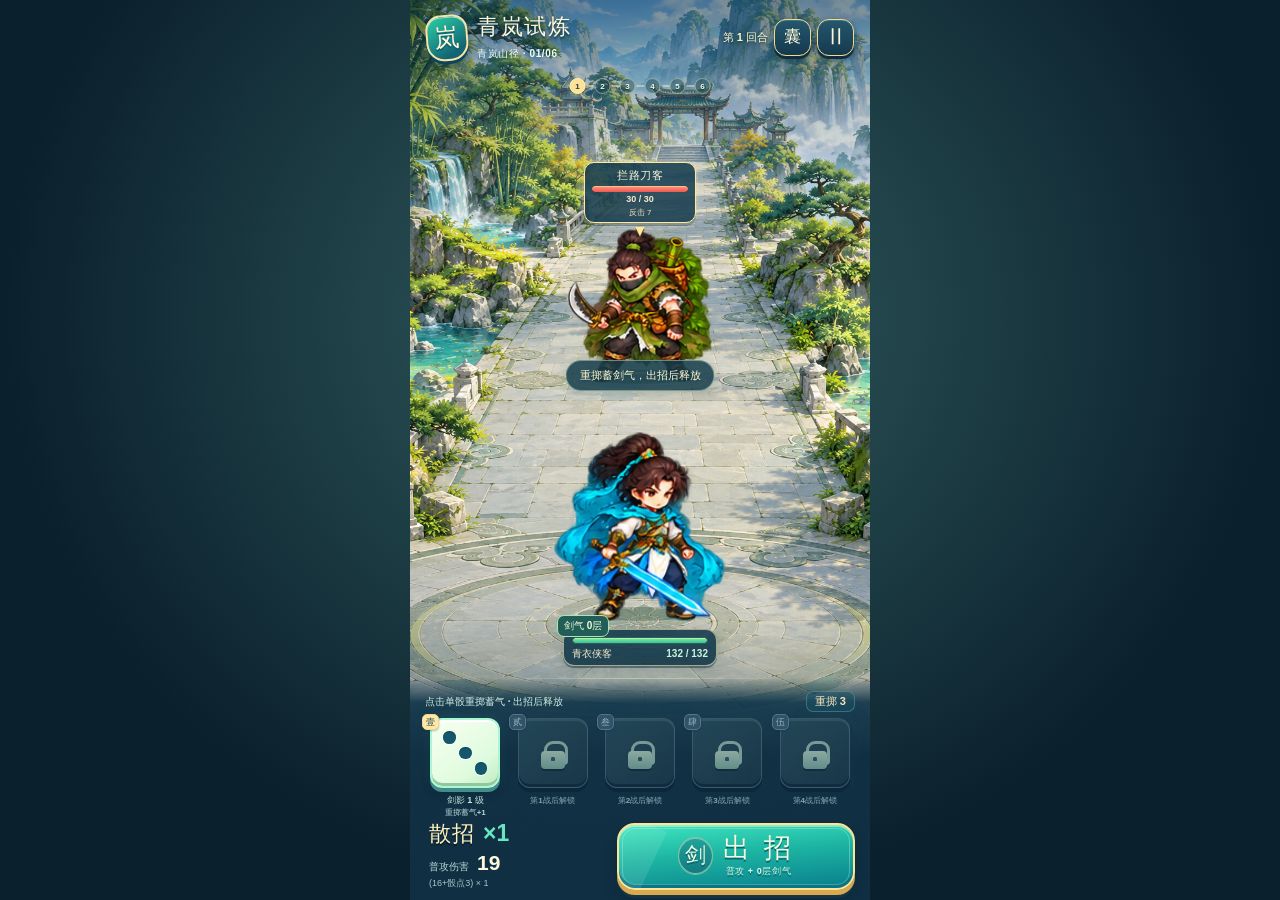
<file: demo/index.html>
<!doctype html>
<html lang="zh-CN"><head><meta charset="UTF-8"><meta name="viewport" content="width=device-width,initial-scale=1,viewport-fit=cover"><meta name="theme-color" content="#153f48"><meta name="description" content="七派江湖·青岚试炼：重掷蓄剑、出招御敌、装备成长，闯过双章山门。"><title>青岚试炼 · 七派江湖</title><link rel="preload" href="renewal/assets/forest-path.png" as="image"><link rel="preload" href="renewal/assets/characters-polished-v2.png" as="image"><link rel="stylesheet" href="renewal/style.css"><link rel="stylesheet" href="renewal/campaign.css"></head><body><main id="app" aria-label="七派江湖青岚试炼"></main><noscript>请开启浏览器JavaScript后开始冒险。</noscript><script type="module" src="renewal/main.mjs"></script></body></html>
</file>
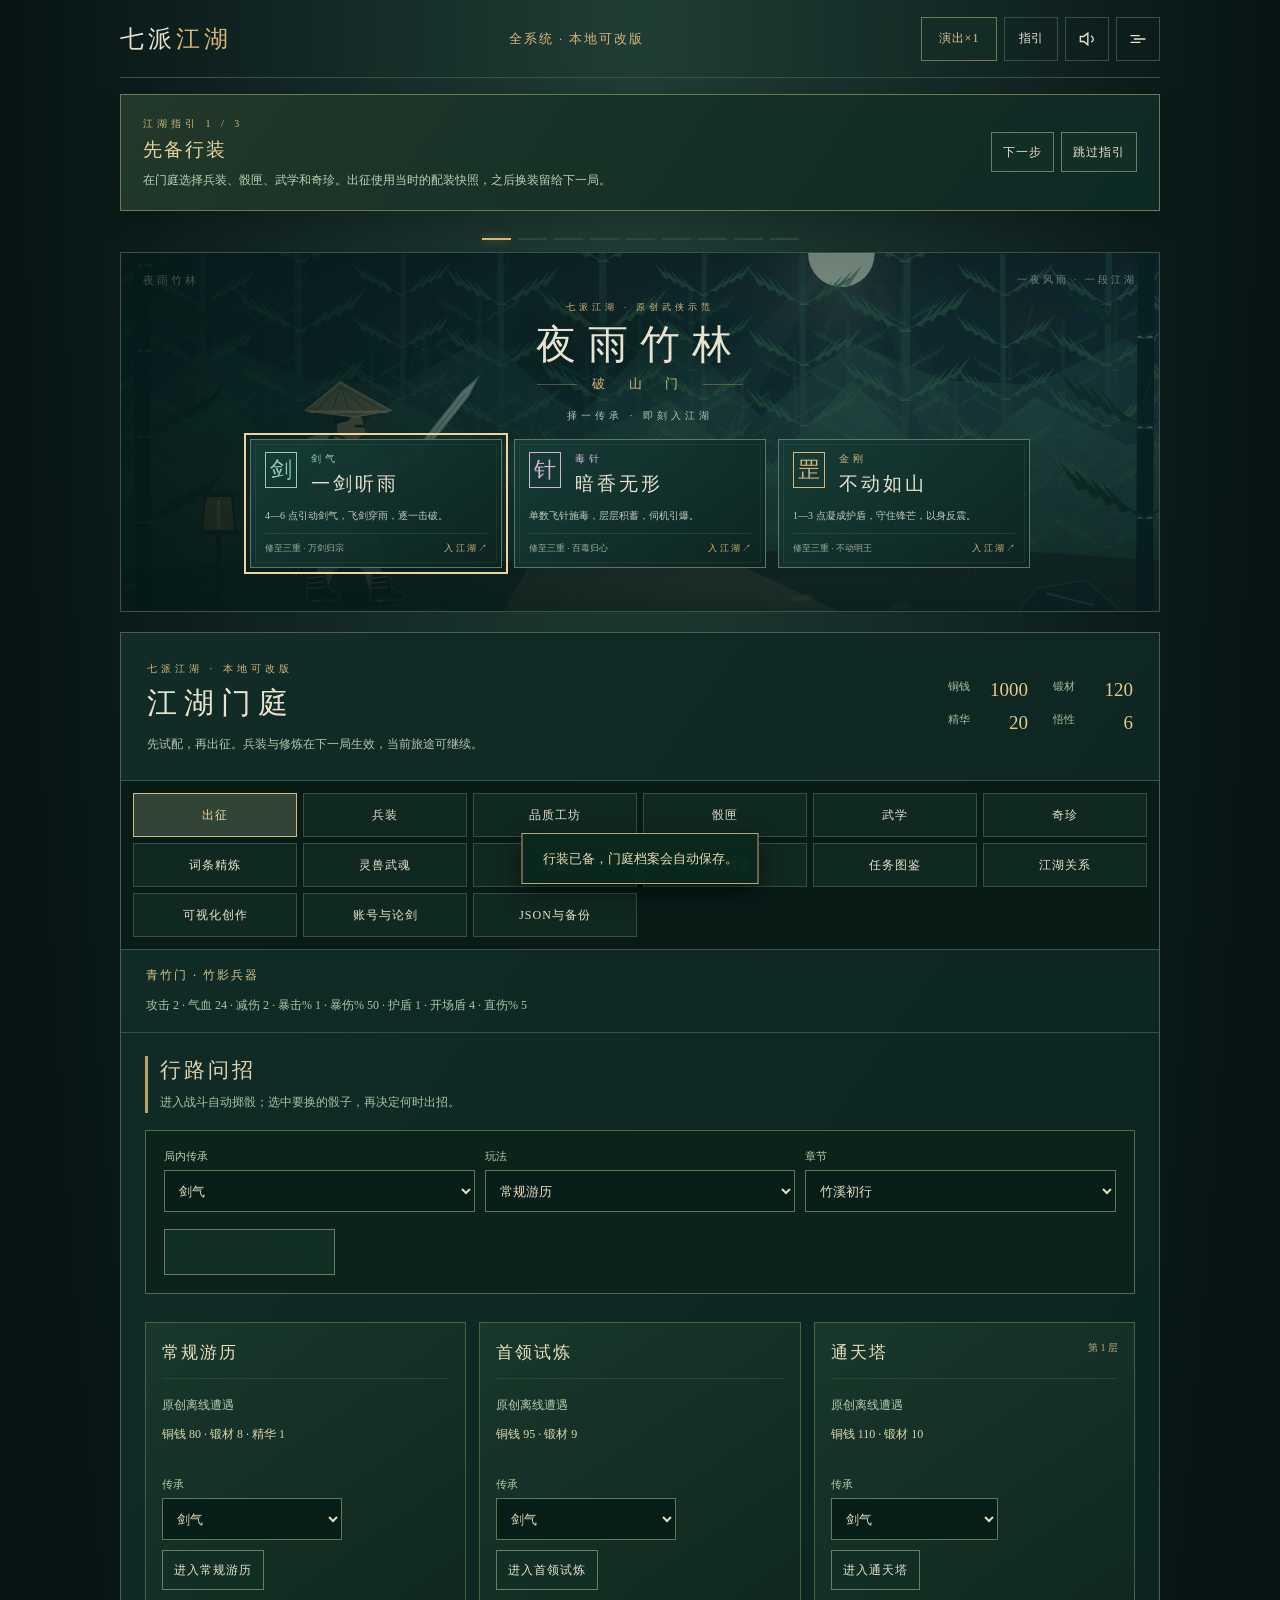
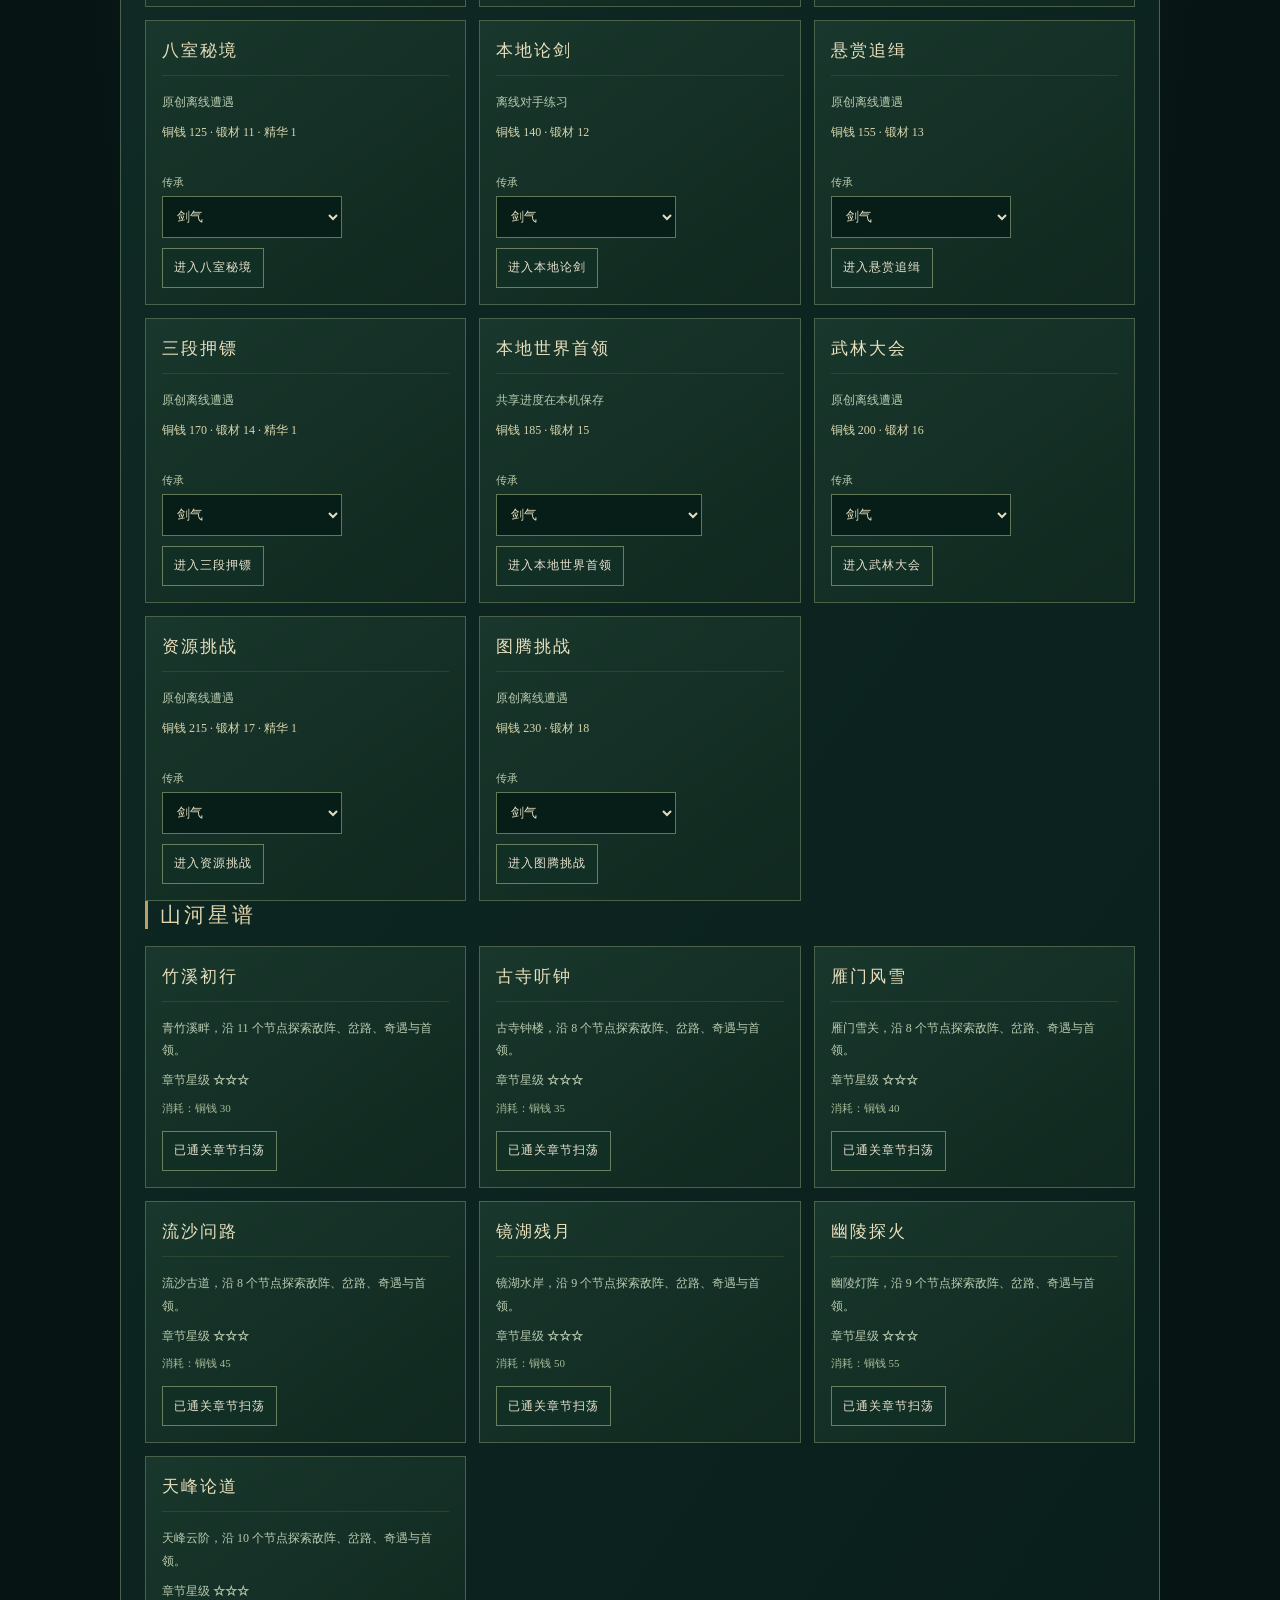
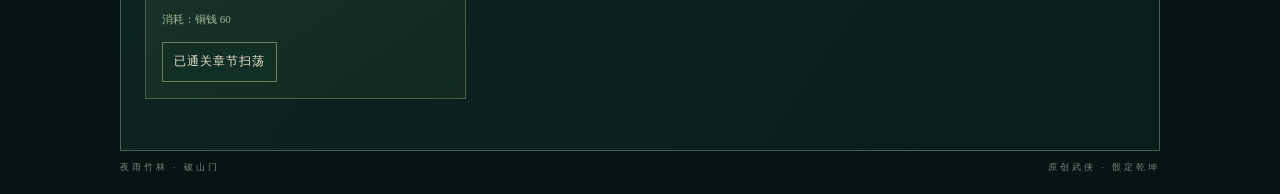
<file: demo/workshop.html>
<!doctype html>
<html lang="zh-CN"><head><meta charset="UTF-8"><meta name="viewport" content="width=device-width,initial-scale=1,viewport-fit=cover"><meta name="theme-color" content="#071c1c"><title>夜雨竹林 · 七派江湖</title><link rel="stylesheet" href="style.css"></head><body><main id="app"></main><script type="module" src="main.mjs"></script></body></html>
</file>
<file: demo/renewal/style.css>
:root {
  color-scheme: dark;
  --renewal-navy: #102c3b;
  --renewal-ink: #143849;
  --renewal-teal: #24d5b1;
  --renewal-gold: #f7d16f;
  --renewal-cream: #fff7db;
  --renewal-safe-bottom: env(safe-area-inset-bottom, 0px);
  font-family: -apple-system, BlinkMacSystemFont, "PingFang SC", "Hiragino Sans GB", "Microsoft YaHei", sans-serif;
  font-synthesis: none;
  -webkit-font-smoothing: antialiased;
}
* { box-sizing: border-box; }
html, body { width: 100%; height: 100%; margin: 0; overflow: hidden; }
body { display: grid; place-items: center; background: radial-gradient(ellipse at 50% 35%, #315d5e, #0b202d 70%); }
button { font: inherit; -webkit-tap-highlight-color: transparent; touch-action: manipulation; }
button:focus-visible { outline: 3px solid #fff6ac; outline-offset: 3px; }
button { user-select: none; cursor: pointer; }
button:disabled { cursor: default; }
[hidden] { display: none !important; }
.renewal-root { width: min(100%, 460px); height: 100svh; max-height: 100svh; overflow: hidden; color: var(--renewal-cream); }
.renewal-game { --controls-height: 222px; position: relative; width: 100%; height: 100%; isolation: isolate; overflow: hidden; background: #b9dcc7; box-shadow: 0 0 90px #00132080; }
.renewal-canvas { position: absolute; inset: 0; width: 100%; height: 100%; display: block; z-index: 0; }
.renewal-world-shade { position: absolute; inset: 0; pointer-events: none; z-index: 1; background: linear-gradient(180deg, #082f438c 0, #0c3e4a20 19%, transparent 30%, transparent 67%, #0b2c3c38 75%, #0b293c 100%); }
.renewal-header { position: absolute; inset: max(14px, env(safe-area-inset-top)) 16px auto; z-index: 3; display: flex; align-items: center; justify-content: space-between; gap: 10px; filter: drop-shadow(0 2px 3px #123d4f66); }
.renewal-chapter { display: flex; align-items: center; gap: 9px; }
.renewal-chapter-seal { display: grid; place-items: center; width: 42px; height: 46px; padding-bottom: 2px; border: 2px solid #fae3a7; border-radius: 15px 15px 18px 18px; color: #fff7d6; font-size: 25px; font-weight: 950; text-shadow: 0 2px #0d6274; background: linear-gradient(150deg, #2bd0a7, #126473 80%); box-shadow: inset 0 1px 0 #f2fff299, 0 3px 0 #0c435d, 0 4px 8px #062e3540; transform: rotate(-5deg); }
.renewal-chapter-text h1 { font-size: 22px; line-height: 1.15; margin: 0 0 4px; font-weight: 900; letter-spacing: 1.5px; text-shadow: 0 2px 2px #143d47; }
.renewal-stage-name { color: #eefff3; font-size: 10px; font-weight: 700; letter-spacing: .6px; }
.renewal-header-end { display: flex; align-items: center; gap: 9px; }
.renewal-round { font-size: 11px; font-weight: 800; color: #fff8cf; text-shadow: 0 1px 2px #143d47; }
.renewal-icon-button { width: 37px; height: 37px; padding: 0 0 2px; color: #fff5d4; font-size: 22px; line-height: 1; font-weight: 900; background: linear-gradient(#24576d, #15394f); border: 1.5px solid #f1da8b; border-radius: 12px; box-shadow: inset 0 1px #ffffff26, 0 3px 0 #122c3d, 0 3px 7px #0d384b55; }
.renewal-icon-button:active { transform: translateY(2px); box-shadow: inset 0 1px #ffffff26, 0 1px 0 #122c3d; }
.renewal-progress { position: absolute; z-index: 2; top: 78px; left: 50%; transform: translateX(-50%); display: flex; align-items: center; gap: 9px; }
.renewal-progress-step { display: grid; place-items: center; position: relative; width: 16px; height: 16px; color: #e9ffe3; font-size: 8px; font-weight: 800; background: #173e4a66; border: 1px solid #d8edb075; border-radius: 50%; text-shadow: 0 1px #18433c; }
.renewal-progress-step:not(:last-child)::after { content: ''; position: absolute; left: 16px; top: 6px; width: 8px; height: 2px; background: #e8f6cf75; }
.renewal-progress-step.is-complete { background: #31b998; border-color: #e0ffc6; }
.renewal-progress-step.is-current { color: #153f48; background: #ffe194; border-color: #fff3bc; box-shadow: 0 0 0 3px #fff4a525; text-shadow: none; }
.renewal-targets { position: absolute; inset: 18% 0 auto; z-index: 3; pointer-events: none; }
.renewal-enemy-target { position: absolute; transform: translateX(-50%); width: 112px; min-height: 49px; padding: 6px 7px 4px; color: #fff7db; border: 1px solid #b9d8b57a; border-radius: 10px; background: linear-gradient(#133c50dd, #173b4ddb); box-shadow: 0 3px 0 #17374866, 0 4px 10px #113b4629; pointer-events: auto; }
.renewal-targets:has(.renewal-enemy-target:nth-child(3)) .renewal-enemy-target { width: calc(25% - 6px); max-width: 106px; }
.renewal-enemy-target.is-selected { border-color: #ffe6a1; box-shadow: 0 0 0 2px #ffe69b2e, 0 3px 0 #17374866; }
.renewal-enemy-target:disabled { opacity: .94; }
.renewal-enemy-name { display: block; font-size: 11px; font-weight: 800; line-height: 1.1; letter-spacing: .5px; }
.renewal-target-pointer { position: absolute; bottom: -17px; left: calc(50% - 8px); color: #ffe69a; font-size: 16px; line-height: 1; text-shadow: 0 2px 0 #5a493b; }
.renewal-health-track { position: relative; display: block; width: 100%; height: 6px; overflow: hidden; border-radius: 10px; background: #061f2fbb; box-shadow: inset 0 1px 2px #0006; }
.renewal-health-fill { display: block; width: 100%; height: 100%; border-radius: inherit; background: linear-gradient(#ff9b79, #ef5754); box-shadow: inset 0 1px #ffe2a588; transition: width .22s ease-out; }
.renewal-enemy-health { padding: 5px 0 3px; }
.renewal-enemy-numbers { display: block; font-size: 9px; line-height: 1; font-weight: 750; color: #f4e9cf; font-variant-numeric: tabular-nums; }
.renewal-hero-health { position: absolute; z-index: 3; left: 50%; bottom: calc(var(--controls-height) + var(--renewal-safe-bottom) + 12px); transform: translateX(-50%); width: 154px; padding: 7px 8px 6px; border: 1px solid #f8e3ad9c; border-radius: 11px; background: linear-gradient(#173d50e6, #133849e6); box-shadow: 0 2px 0 #132d3e75, 0 4px 12px #0f4b4a33; }
.renewal-hero-health .renewal-health-track { height: 7px; border: 1px solid #8aebbd44; }
.renewal-hero-health .renewal-health-fill { background: linear-gradient(#8bec98, #33c49c); box-shadow: inset 0 1px #d4ffb877; }
.renewal-hero-label { display: flex; justify-content: space-between; align-items: baseline; margin-top: 5px; gap: 3px; line-height: 1; }
.renewal-hero-label strong { font-size: 10px; font-weight: 800; color: #f8edce; }
.renewal-hp-numbers { font-size: 10px; font-weight: 800; color: #c7f5dd; font-variant-numeric: tabular-nums; }
.renewal-shield { position: absolute; top: -15px; right: -7px; padding: 3px 6px; color: #fff0ad; background: #1e5a73; border: 1px solid #efd38e; border-radius: 7px; font-size: 10px; font-weight: 800; }
.renewal-message { position: absolute; z-index: 4; left: 50%; top: 40%; max-width: 90%; width: max-content; margin: 0; padding: 7px 13px; transform: translateX(-50%); color: #fff5d3; text-shadow: 0 1px 2px #153f45; background: #123b4ad6; border: 1px solid #d5eed172; border-radius: 20px; box-shadow: 0 3px 10px #19493833; font-size: 11px; font-weight: 800; text-align: center; pointer-events: none; }
.renewal-controls { position: absolute; z-index: 4; inset: auto 0 0; height: calc(var(--controls-height) + var(--renewal-safe-bottom)); padding: 13px 15px calc(13px + var(--renewal-safe-bottom)); background: linear-gradient(180deg, #163f4f00, #12374ceb 11%, #102f43fa 35%); }
.renewal-controls::before { content: ''; position: absolute; top: 0; left: 17%; width: 66%; height: 1px; background: linear-gradient(90deg, transparent, #c5e6bd99, transparent); }
.renewal-dice-heading { display: flex; justify-content: space-between; align-items: center; min-height: 20px; gap: 3px; margin-bottom: 6px; }
.renewal-dice-hint { font-size: 10px; font-weight: 700; color: #d1eee2; white-space: nowrap; }
.renewal-rerolls { padding: 4px 8px; border: 1px solid #79c8b257; border-radius: 7px; background: #19536977; color: #f6e7b9; font-size: 11px; line-height: 1; font-weight: 800; white-space: nowrap; }
.renewal-rerolls.is-empty { color: #a9bdba; background: #183b4c; }
.renewal-dice-tray { display: grid; grid-template-columns: repeat(5,minmax(0,1fr)); gap: 7px; }
.renewal-die { position: relative; display: flex; flex-direction: column; align-items: center; gap: 6px; padding: 0; border: 0; border-radius: 10px; color: #f0e7c7; background: transparent; }
.renewal-die-number { position: absolute; top: -4px; left: -3px; z-index: 2; display: grid; place-items: center; min-width: 16px; height: 16px; padding: 1px 3px; border: 1px solid #f4d789; border-radius: 5px; font-size: 9px; font-weight: 900; color: #173b48; background: #fee7a8; box-shadow: 0 1px 2px #08293e55; }
.renewal-die-face { position: relative; display: grid; grid-template-columns: repeat(3,1fr); grid-template-rows: repeat(3,1fr); width: 100%; max-width: 70px; aspect-ratio: 1; padding: 11px; gap: 3px; border: 2px solid #f4d88e; border-radius: 12px; color: var(--renewal-ink); background: linear-gradient(140deg, #fffef3 5%, #fff4d5 60%, #e9cb8d); box-shadow: inset 0 2px 0 #fff, inset 0 -3px 0 #d6b776, 0 4px 0 #ab8c4b, 0 6px 7px #061e3277; }
.renewal-pip { display: block; width: 100%; aspect-ratio: 1; border-radius: 50%; background: #23485a; box-shadow: inset 0 1px 1px #071e3b66, 0 1px 0 #fff; opacity: 0; }
.renewal-pip.is-visible { opacity: 1; }
.has-sword .renewal-die-face { border-color: #aaf7d4; background: linear-gradient(140deg, #f8fff0, #defbde 70%, #bdebc1); box-shadow: inset 0 2px 0 #fff, inset 0 -3px 0 #93c69e, 0 4px 0 #438d89, 0 6px 7px #061e3277, 0 0 12px #68e8b71f; }
.has-sword .renewal-pip { background: #14576c; }
.has-flame .renewal-die-face { border-color: #ffbf86; background: linear-gradient(140deg,#fff5df,#ffddb4 70%,#f4b381); box-shadow: inset 0 2px #fff8e9, inset 0 -3px #d3976e, 0 4px #a45943, 0 6px 7px #061e3277, 0 0 12px #ffac6b26; }
.has-flame .renewal-pip { background: #93412f; }
.has-guard .renewal-die-face { border-color: #a7dfff; background: linear-gradient(140deg,#f2fcff,#d4ebfc 70%,#acd1ef); box-shadow: inset 0 2px #fff, inset 0 -3px #8db3d1, 0 4px #416d99, 0 6px 7px #061e3277, 0 0 12px #87ccff26; }
.has-guard .renewal-pip { background: #305e8d; }
.renewal-die-caption { display: flex; flex-direction: column; align-items: center; justify-content: flex-start; height: 25px; font-size: 9px; line-height: 13px; font-weight: 800; color: #c5eee1; white-space: nowrap; }
.renewal-die-skill-effect { display: block; font-size: 8px; line-height: 12px; font-weight: 700; color: #afd9d3; }
.has-flame .renewal-die-caption, .has-flame .renewal-die-skill-effect { color: #ffcca3; }
.has-guard .renewal-die-caption, .has-guard .renewal-die-skill-effect { color: #c4e2ff; }
.renewal-die:not(:disabled):active .renewal-die-face { transform: translateY(3px); box-shadow: inset 0 2px #fff, inset 0 -2px #b1b57d, 0 1px 0 #438d89; }
.renewal-die:disabled:not(.is-locked) .renewal-die-face { filter: saturate(.78); }
.renewal-die.is-locked { cursor: default; }
.renewal-die.is-locked .renewal-die-number { background: #315368; border-color: #54768a; color: #9ab7c0; }
.renewal-die-lock { position: relative; display: block; width: 100%; max-width: 70px; aspect-ratio: 1; border: 1px solid #5f819069; border-radius: 12px; background: linear-gradient(145deg,#234758,#183748); box-shadow: inset 0 2px 0 #6d929333, inset 0 -3px 0 #112c40, 0 4px 0 #0b273a; }
.renewal-die-lock::before { content: ''; position: absolute; left: calc(50% - 9px); top: calc(50% - 12px); width: 18px; height: 18px; border: 3px solid #789995; border-radius: 9px 9px 4px 4px; }
.renewal-die-lock::after { content: ''; position: absolute; top: calc(50% - 2px); left: calc(50% - 12px); width: 24px; height: 18px; border-radius: 4px; background: radial-gradient(circle at 50% 45%, #294f5e 0 2px, transparent 2.4px), linear-gradient(#8baaa1,#638c89); box-shadow: 0 2px 0 #102e40; }
.renewal-die.is-locked .renewal-die-caption { font-size: 8px; color: #85a8ad; }
.renewal-action-row { display: grid; grid-template-columns: minmax(0,.86fr) minmax(0,1.14fr); align-items: center; gap: 12px; margin-top: 3px; }
.renewal-hand { padding-left: 4px; }
.renewal-hand-top { display: flex; align-items: baseline; gap: 8px; }
.renewal-hand-name { color: #fff1bd; font-size: 22px; line-height: 1; font-weight: 900; text-shadow: 0 2px 0 #071d2d; letter-spacing: 1px; }
.renewal-multiplier { color: #68e5c1; font-size: 23px; font-weight: 900; line-height: 1; text-shadow: 0 2px 0 #123244; font-variant-numeric: tabular-nums; }
.renewal-damage-line { display: flex; align-items: baseline; gap: 8px; margin-top: 7px; }
.renewal-damage-line>span { color: #bad6d3; font-size: 10px; font-weight: 700; }
.renewal-damage { color: #fff9dc; font-size: 21px; font-weight: 900; line-height: 1; font-variant-numeric: tabular-nums; }
.renewal-attack { position: relative; isolation: isolate; display: flex; align-items: center; justify-content: center; gap: 10px; min-height: 67px; padding: 6px 10px 8px; overflow: hidden; border: 2px solid #ffe397; border-radius: 18px; color: #f6ffde; background: linear-gradient(175deg, #40e6c1 0%, #1db5a3 45%, #087e8c 100%); text-shadow: 0 2px 0 #076a78; box-shadow: inset 0 2px 0 #d6ffd48c, inset 0 -4px 0 #097585, 0 5px 0 #d8a94e, 0 8px 0 #163346, 0 10px 12px #051d2d66; }
.renewal-attack::before { content: ''; position: absolute; inset: 3px; z-index: -1; border: 1px solid #c9fff54f; border-radius: 13px; }
.renewal-attack::after { content: ''; position: absolute; z-index: -1; top: -10px; left: -30px; width: 55px; height: 120px; transform: rotate(25deg); background: #e4ffe91c; }
.renewal-attack-icon { display: grid; place-items: center; width: 35px; height: 37px; border: 1px solid #f6ecb085; border-radius: 50%; background: linear-gradient(#11697966,#11506877); font-size: 21px; font-weight: 900; box-shadow: inset 0 1px 0 #e5ffe75e, 0 1px 0 #eaffd55e; }
.renewal-attack-copy { display: flex; flex-direction: column; align-items: center; }
.renewal-attack-copy strong { font-size: 27px; line-height: 1.1; font-weight: 950; letter-spacing: 3px; }
.renewal-attack-copy small { margin-top: 4px; color: #ddffe5; font-size: 9px; line-height: 1; font-weight: 800; letter-spacing: .6px; }
.renewal-attack:not(:disabled):active { transform: translateY(4px); box-shadow: inset 0 2px 0 #d6ffd48c, inset 0 -2px 0 #097585, 0 1px 0 #d8a94e, 0 4px 0 #163346; }
.renewal-attack:disabled { filter: saturate(.4); opacity: .78; }
.renewal-overlay { position: absolute; inset: 0; z-index: 10; display: flex; align-items: center; justify-content: center; padding: max(14px,env(safe-area-inset-top)) 14px max(14px,var(--renewal-safe-bottom)); background: #102f47a6; backdrop-filter: blur(7px); -webkit-backdrop-filter: blur(7px); }
.renewal-overlay h2 { margin: 7px 0; color: #fff0c5; font-size: 27px; font-weight: 900; letter-spacing: 2px; text-shadow: 0 2px 0 #0b2335; }
.renewal-reward-panel, .renewal-settings-panel, .renewal-result-panel { width: 100%; max-height: 100%; padding: 22px 17px 18px; overflow: auto; border: 1.5px solid #f1d58d; border-radius: 24px; background: radial-gradient(ellipse at top, #285f6a, #163e51 40%, #123347); box-shadow: inset 0 1px 0 #fff3c64d, inset 0 0 0 5px #082a3d55, 0 10px 35px #051c4288; scrollbar-width: thin; }
.renewal-reward-header { text-align: center; margin-bottom: 16px; }
.renewal-eyebrow { color: #6fe4bf; font-size: 10px; font-weight: 800; line-height: 1; letter-spacing: 4px; }
.renewal-reward-subtitle { margin: 7px 0 0; color: #cce6da; font-size: 11px; font-weight: 650; }
.renewal-reward-cards { display: grid; gap: 9px; }
.renewal-reward-card { position: relative; display: flex; align-items: center; gap: 11px; width: 100%; min-height: 91px; padding: 12px 10px; overflow: hidden; border: 1.5px solid #769c8c; border-radius: 14px; color: var(--renewal-ink); text-align: left; background: linear-gradient(115deg,#fffbe6,#ecedcf); box-shadow: inset 0 2px 0 #fff9, 0 3px 0 #092f42; }
.renewal-reward-card::before { content: ''; position: absolute; right: -8px; bottom: -13px; width: 100px; height: 100px; border: 10px solid #9cb69217; border-radius: 50%; }
.renewal-reward-card.is-selected { border-color: #ffe18b; background: linear-gradient(115deg,#fffce8,#e9f5cf); box-shadow: inset 0 0 0 2px #d7ac59, 0 0 0 2px #ffe18b33, 0 3px 0 #092f42; }
.renewal-reward-glyph { flex: 0 0 43px; display: grid; place-items: center; width: 43px; height: 49px; padding-bottom: 1px; border: 1.5px solid #d3b266; border-radius: 14px 14px 19px 19px; color: #fff7ca; background: linear-gradient(155deg,#3bbfac,#186074); font-size: 25px; font-weight: 900; text-shadow: 0 2px 0 #125566; box-shadow: inset 0 1px #fff8, 0 2px #2d665b66; }
.renewal-reward-card-face .renewal-reward-glyph { color: #4b3a16; background: linear-gradient(155deg,#ffe6a8,#d1aa59); text-shadow: 0 1px #fff5; }
.renewal-reward-card-flame .renewal-reward-glyph { color: #fff1cd; background: linear-gradient(155deg,#efaa68,#a84937); text-shadow: 0 2px #863b30; }
.renewal-reward-card-guard .renewal-reward-glyph { color: #eaf8ff; background: linear-gradient(155deg,#76b4df,#315b8b); text-shadow: 0 2px #294d75; }
.renewal-reward-card-vitality .renewal-reward-glyph { color: #fff5c6; background: linear-gradient(155deg,#d89a6b,#8c5148); text-shadow: 0 2px #75483c; }
.renewal-reward-card-body { position: relative; min-width: 0; flex: 1; display: flex; flex-direction: column; gap: 5px; }
.renewal-reward-card-top { display: flex; justify-content: space-between; align-items: baseline; gap: 5px; padding-right: 5px; }
.renewal-reward-card-top strong { font-size: 16px; font-weight: 900; line-height: 1; letter-spacing: .5px; }
.renewal-reward-kind { color: #516f69; font-size: 8px; font-weight: 800; white-space: nowrap; }
.renewal-reward-description { font-size: 10px; line-height: 1.35; font-weight: 650; color: #486962; }
.renewal-card-preview { color: #1f695e; font-size: 10px; line-height: 1.25; font-weight: 850; }
.renewal-reward-check { position: absolute; top: 0; right: 0; padding: 0 2px 2px 6px; color: #68491b; background: #f2d180; border-radius: 0 12px 0 12px; font-size: 13px; font-weight: 900; }
.renewal-reward-target { margin-top: 15px; }
.renewal-target-title { display: block; margin-bottom: 8px; color: #e9edce; font-size: 11px; font-weight: 800; text-align: center; }
.renewal-reward-dice { display: grid; grid-template-columns: repeat(5,minmax(0,1fr)); gap: 8px; }
.renewal-reward-die { position: relative; display: flex; flex-direction: column; gap: 7px; align-items: center; padding: 3px; color: #c5e5d6; border: 1.5px solid transparent; border-radius: 11px; background: transparent; font-size: 9px; font-weight: 800; }
.renewal-reward-die .renewal-die-face { padding: 8px; gap: 2px; border-radius: 9px; border-width: 1px; box-shadow: inset 0 1px #fff, inset 0 -2px #d6b776, 0 3px 0 #99874c; }
.renewal-reward-die .renewal-die-number { top: -3px; left: 0; min-width: 14px; height: 14px; font-size: 8px; }
.renewal-reward-die .renewal-die-caption { font-size: 8px; }
.renewal-reward-die .renewal-die-skill-effect { font-size: 7px; }
.renewal-reward-die.is-selected { color: #fff1ba; background: #68d9a629; border-color: #ffe29a; box-shadow: 0 0 0 2px #ffe29a14; }
.renewal-reward-die.is-locked { opacity: .32; }
.renewal-reward-preview { min-height: 27px; margin: 13px 0 10px; color: #f8e4ac; font-size: 11px; font-weight: 750; line-height: 1.5; text-align: center; }
.renewal-dialog-actions { display: grid; grid-template-columns: .75fr 1.25fr; gap: 8px; }
.renewal-primary-button, .renewal-secondary-button, .renewal-setting-button { min-height: 44px; padding: 11px 10px; border: 1px solid #dfc887; border-radius: 11px; color: #fff5d7; background: linear-gradient(#367e89,#1c5369); box-shadow: inset 0 1px #fff2, 0 3px 0 #08283d; font-size: 12px; font-weight: 850; }
.renewal-primary-button { border-color: #ffe295; color: #f8ffe3; background: linear-gradient(#35cda9,#128b93); text-shadow: 0 1px #0c7a83; box-shadow: inset 0 1px #fff7, 0 3px 0 #b98d4e; }
.renewal-secondary-button { color: #c5ddd5; border-color: #577f83; background: linear-gradient(#275668,#214757); }
.renewal-primary-button:disabled, .renewal-secondary-button:disabled { opacity: .4; filter: saturate(.3); box-shadow: inset 0 1px #fff1, 0 2px 0 #08283d; }
.renewal-settings-overlay { z-index: 20; }
.renewal-settings-panel { display: flex; flex-direction: column; gap: 13px; max-width: 330px; padding: 30px 25px 21px; text-align: center; }
.renewal-settings-panel h2 { margin: 0 0 7px; }
.renewal-setting-button { display: block; text-align: left; border-color: #70969288; background: #174252; font-size: 13px; }
.renewal-settings-panel .renewal-primary-button { margin-top: 8px; }
.renewal-text-button { align-self: center; min-height: 35px; padding: 8px; border: 0; color: #b6dcd0; background: transparent; font-size: 11px; font-weight: 700; }
.renewal-result-panel { display: flex; flex-direction: column; align-items: stretch; max-width: 350px; padding: 30px 22px 20px; text-align: center; }
.renewal-result-seal { align-self: center; display: grid; place-items: center; width: 78px; height: 85px; margin: 0 0 15px; border: 3px double #ffdda2; border-radius: 28px 28px 35px 35px; color: #fff1c5; background: linear-gradient(#2abca2,#176578); font-size: 44px; font-weight: 900; text-shadow: 0 3px #155369; box-shadow: 0 4px #102e42, 0 0 25px #58e2bd33; }
.renewal-result-panel h2 { font-size: 24px; }
.renewal-result-text { margin: 8px 0 22px; color: #d8e7d5; font-size: 13px; line-height: 1.7; }
.renewal-result-stats { margin-bottom: 25px; color: #f4d996; font-size: 11px; font-weight: 800; }
.renewal-result-panel .renewal-text-button { margin-top: 13px; }
.renewal-game.is-reduced-motion *, .renewal-game.is-reduced-motion *::before, .renewal-game.is-reduced-motion *::after { animation: none !important; transition: none !important; }
@media (max-width: 374px) {
  .renewal-header { left: 12px; right: 12px; }
  .renewal-controls { padding-left: 12px; padding-right: 12px; }
  .renewal-dice-tray { gap: 6px; }
  .renewal-die-face { padding: 10px; gap: 3px; }
  .renewal-dice-hint { font-size: 9px; }
  .renewal-dice-heading { gap: 2px; }
  .renewal-action-row { gap: 8px; }
  .renewal-attack { gap: 6px; }
  .renewal-attack-copy strong { font-size: 25px; }
  .renewal-hand-name { font-size: 20px; }
  .renewal-multiplier { font-size: 21px; }
  .renewal-reward-panel { padding-left: 13px; padding-right: 13px; }
  .renewal-reward-card { gap: 8px; padding: 11px 8px; }
  .renewal-reward-glyph { width: 37px; height: 46px; flex-basis: 37px; font-size: 23px; }
  .renewal-reward-kind { font-size: 7px; }
  .renewal-reward-card-top strong { font-size: 15px; }
}
@media (max-height: 700px) {
  .renewal-game { --controls-height: 206px; }
  .renewal-header { top: max(10px,env(safe-area-inset-top)); }
  .renewal-chapter-seal { width: 35px; height: 39px; font-size: 23px; border-radius: 12px 12px 15px 15px; }
  .renewal-chapter-text h1 { font-size: 20px; }
  .renewal-progress { top: 65px; }
  .renewal-targets { top: 14%; }
  .renewal-enemy-target { min-height: 40px; padding: 4px 7px; }
  .renewal-enemy-target::after { content: ''; position: absolute; inset: -2px 0; }
  .renewal-enemy-name { font-size: 10px; }
  .renewal-enemy-health { padding: 3px 0 2px; }
  .renewal-enemy-numbers { font-size: 8px; }
  .renewal-controls { padding-top: 11px; padding-bottom: calc(10px + var(--renewal-safe-bottom)); }
  .renewal-dice-heading { margin-bottom: 5px; }
  .renewal-die-face, .renewal-die-lock { max-width: 60px; }
  .renewal-action-row { margin-top: 1px; }
  .renewal-attack { min-height: 61px; }
  .renewal-attack-copy strong { font-size: 25px; }
  .renewal-overlay { padding-top: 10px; padding-bottom: max(10px,var(--renewal-safe-bottom)); }
  .renewal-reward-panel { padding-top: 16px; padding-bottom: 15px; border-radius: 20px; }
  .renewal-reward-header { margin-bottom: 11px; }
  .renewal-overlay h2 { margin: 5px 0; font-size: 24px; }
  .renewal-reward-subtitle { margin-top: 5px; font-size: 10px; }
  .renewal-reward-card { min-height: 76px; padding-top: 9px; padding-bottom: 9px; }
  .renewal-reward-cards { gap: 7px; }
  .renewal-reward-card-body { gap: 4px; }
  .renewal-reward-description, .renewal-card-preview { font-size: 9px; }
  .renewal-reward-target { margin-top: 10px; }
  .renewal-target-title { margin-bottom: 6px; }
  .renewal-reward-die .renewal-die-face { max-width: 46px; }
  .renewal-reward-preview { min-height: 20px; margin: 10px 0 8px; font-size: 10px; }
  .renewal-primary-button,.renewal-secondary-button { min-height: 40px; font-size: 11px; padding: 10px 7px; }
}
@media (prefers-reduced-motion: reduce) {
  .renewal-game *, .renewal-game *::before, .renewal-game *::after { animation: none !important; transition: none !important; }
}

/* Campaign combat information stays visible before the player's decision. */
.renewal-bag-button { font-size:17px; }
.renewal-header-end { gap:6px; }
.renewal-enemy-intent { display:block; margin-top:4px; font-size:8px; line-height:1.3; color:#efdfba; }
.renewal-enemy-target.is-charging { border-color:#ffb07e; background:linear-gradient(#633e42ef,#3b304aef); }
.renewal-charge { position:absolute; top:-15px; left:-7px; padding:3px 6px; color:#efffd9; background:#225d57; border:1px solid #abe5b1; border-radius:7px; font-size:10px; font-weight:800; }
.renewal-formula { display:block; margin-top:3px; color:#a8c7c7; font-size:9px; }
.renewal-rules { font-size:11px; line-height:1.8; color:#d5e7dc; }
.renewal-result-panel .renewal-secondary-button { margin-bottom:10px; }
.renewal-die-caption { width:100%; min-width:0; }
.renewal-die-skill-effect { max-width:100%; overflow:hidden; text-overflow:ellipsis; }
[data-chapter="2"] .renewal-world-shade { background:linear-gradient(#06162d99,transparent 35%,#101e3b33 65%,#0b293c); }
@media(max-width:374px){.renewal-round {font-size:9px}.renewal-header {left:10px;right:10px;gap:4px}.renewal-chapter-text h1 {font-size:20px}.renewal-chapter {gap:6px}.renewal-icon-button {width:32px;height:34px}.renewal-formula {font-size:8px}}
.renewal-reward-loot { margin:7px 0 0; font-size:11px; line-height:1.5; color:#f6da94; }
.renewal-reward-header .renewal-text-button { min-height:30px; margin:3px 0 0; padding:4px 8px; }
</file>
<file: demo/renewal/campaign.css>
.campaign-host { position:absolute; inset:0; z-index:35; color:#e4efdf; font-family:inherit; }
.campaign-host[hidden], .campaign-host [hidden] { display:none !important; }
.campaign-host *, .campaign-host *::before, .campaign-host *::after { box-sizing:border-box; }
.campaign-overlay { position:absolute; inset:0; display:flex; align-items:center; justify-content:center; padding:max(12px,env(safe-area-inset-top)) 12px max(12px,env(safe-area-inset-bottom)); background:#082b40c9; backdrop-filter:blur(7px); -webkit-backdrop-filter:blur(7px); }
.campaign-panel { display:flex; flex-direction:column; width:100%; max-width:580px; max-height:100%; min-height:0; overflow:hidden; border:1.5px solid #e8cd8b; border-radius:22px; background:radial-gradient(ellipse at top,#2c626a,#153c4d 45%,#102e41); box-shadow:inset 0 1px #fff6c84d,inset 0 0 0 4px #08283955,0 14px 35px #031b3288; }
.campaign-header { display:flex; align-items:center; justify-content:space-between; gap:12px; padding:20px 18px 12px; }
.campaign-eyebrow { display:block; color:#76dec0; font-size:9px; font-weight:800; letter-spacing:4px; }
.campaign-heading h2 { margin:5px 0 0; color:#fff0c5; font-size:25px; font-weight:900; letter-spacing:2px; text-shadow:0 2px #0d2939; }
.campaign-host button { cursor:pointer; touch-action:manipulation; font-family:inherit; }
.campaign-host button:focus-visible { outline:3px solid #ffde94; outline-offset:3px; }
.campaign-host button:disabled { cursor:default; opacity:.42; filter:saturate(.5); }
.campaign-close { flex:0 0 42px; width:42px; height:42px; border:1px solid #adc0a77a; border-radius:13px; color:#e7edd1; background:#143c4b; font-size:29px; line-height:1; }
.campaign-tabs { display:grid; grid-template-columns:1fr 1fr; gap:5px; margin:0 16px; padding:4px; border:1px solid #587e7c; border-radius:12px; background:#0d2b3c88; }
.campaign-tab { min-height:42px; padding:8px; border:1px solid transparent; border-radius:8px; color:#accfc7; background:transparent; font-size:13px; font-weight:850; }
.campaign-tab[aria-selected="true"] { color:#fff3c8; border-color:#e1c583; background:linear-gradient(#427b79,#245466); box-shadow:inset 0 1px #fff3; }
.campaign-note { flex:none; margin:12px 17px 8px; color:#eddaac; font-size:10px; line-height:1.6; text-align:center; }
.campaign-message { flex:none; margin:0 17px 10px; padding:8px 10px; border:1px solid #86b49b77; border-radius:9px; color:#e2f6c9; background:#23635c77; font-size:11px; line-height:1.5; overflow-wrap:anywhere; }
.campaign-scroll { min-height:0; padding:0 16px 18px; overflow-y:auto; overflow-x:hidden; overscroll-behavior:contain; -webkit-overflow-scrolling:touch; scrollbar-width:thin; scrollbar-color:#72968d #163c4d; }
.campaign-summary { margin:3px 0 15px; padding:10px; border:1px solid #8cc4a53d; border-radius:10px; color:#abe6ce; background:#0b293b55; font-size:10px; font-weight:750; line-height:1.65; text-align:center; }
.campaign-forge { display:flex; align-items:center; gap:10px; margin:0 0 18px; padding:11px; border:1px solid #c8aa655e; border-radius:11px; background:linear-gradient(110deg,#745d302e,#133b4b); }
.campaign-forge-copy { display:flex; flex:1; flex-direction:column; min-width:0; gap:5px; }
.campaign-forge-copy strong { color:#f0ddb0; font-size:12px; font-weight:850; }
.campaign-forge-copy small { color:#9fbaab; font-size:9px; line-height:1.5; }
.campaign-forge-button { flex:none; min-height:42px; padding:9px 11px; border:1px solid #d8ba78; border-radius:9px; color:#f9ebc3; background:linear-gradient(#817449,#4d5945); box-shadow:inset 0 1px #fff2,0 2px #0b2b3b; font-size:11px; font-weight:850; }
.campaign-section-title { margin:0 0 10px; color:#f3e5bc; font-size:13px; font-weight:850; letter-spacing:1px; }
.campaign-equipped { display:grid; grid-template-columns:repeat(2,minmax(0,1fr)); gap:7px; margin-bottom:20px; }
.campaign-slot { display:flex; flex-wrap:wrap; align-items:center; gap:7px; min-width:0; padding:9px 8px; border:1px solid #789b8d66; border-radius:11px; background:linear-gradient(120deg,#244e5b,#163b4d); }
.campaign-slot-glyph { display:grid; place-items:center; flex:0 0 28px; height:33px; border:1px solid #bca671aa; border-radius:8px 8px 11px 11px; color:#f0dda8; background:#2d5b60; font-size:18px; font-weight:900; }
.campaign-slot-copy { flex:1; min-width:60px; display:flex; flex-direction:column; gap:3px; }
.campaign-slot-copy small { color:#8fb9b0; font-size:9px; }
.campaign-slot-copy strong { overflow-wrap:anywhere; color:#f0e9ca; font-size:11px; font-weight:800; }
.campaign-slot-stat { color:#a8d8c5; font-size:9px; line-height:1.3; }
.campaign-small-button { min-width:44px; min-height:35px; margin-left:auto; padding:6px; border:1px solid #7a9c8a88; border-radius:8px; color:#b9d7c9; background:#103242; font-size:9px; font-weight:750; }
.campaign-bag-heading { display:flex; justify-content:space-between; align-items:center; gap:10px; }
.campaign-capacity { margin-bottom:10px; color:#e0d4ac; font-size:11px; font-weight:800; font-variant-numeric:tabular-nums; }
.campaign-bag-hint { margin:0 0 12px; color:#8eb8b0; font-size:9px; line-height:1.5; }
.campaign-bag { display:grid; grid-template-columns:repeat(2,minmax(0,1fr)); gap:9px; }
.campaign-gear { position:relative; min-width:0; padding:11px; overflow:hidden; border:1px solid #8a9e84; border-radius:12px; color:#294d4d; background:linear-gradient(125deg,#f8f4dc,#dbdfbd); box-shadow:inset 0 1px #fff9,0 2px #082b3d; }
.campaign-gear.is-equipped { border-color:#f3cf76; box-shadow:inset 0 0 0 1px #b6904d,0 2px #082b3d; }
.campaign-gear.rarity-fine { border-color:#8de0b3; background:linear-gradient(125deg,#eef9db,#cee6c3); }
.campaign-gear.rarity-rare { border-color:#87d6ef; background:linear-gradient(125deg,#e7f5ed,#c2dce2); }
.campaign-gear.rarity-epic { border-color:#e5b6ec; background:linear-gradient(125deg,#f4e9e0,#ddcee2); }
.campaign-gear-top { display:flex; align-items:center; gap:8px; }
.campaign-gear-glyph { flex:0 0 33px; display:grid; place-items:center; height:39px; border:1px solid #bc9c58; border-radius:10px 10px 13px 13px; color:#fff1bc; background:linear-gradient(#3d8980,#23566b); font-size:22px; font-weight:900; box-shadow:inset 0 1px #fff6; }
.campaign-gear-copy { min-width:0; display:flex; flex-direction:column; gap:5px; }
.campaign-gear-copy strong { color:#284a4a; font-size:13px; font-weight:900; overflow-wrap:anywhere; }
.campaign-rarity { color:#657459; font-size:9px; font-weight:750; line-height:1.4; }
.campaign-gear-stats { margin:10px 0; color:#28645e; font-size:11px; font-weight:850; }
.campaign-current, .campaign-candidate { margin:5px 0; color:#61736a; font-size:9px; line-height:1.45; overflow-wrap:anywhere; }
.campaign-candidate { color:#3c655d; }
.campaign-compare { min-height:27px; margin:8px 0 10px; padding-top:7px; border-top:1px solid #8a9e7955; color:#2d715f; font-size:10px; line-height:1.45; font-weight:800; overflow-wrap:anywhere; }
.campaign-gear-controls { display:grid; grid-template-columns:1fr 1fr; gap:6px; }
.campaign-equip, .campaign-salvage { min-height:38px; padding:8px 4px; border:1px solid #4d8173; border-radius:8px; color:#e8f6d5; background:linear-gradient(#39897a,#225b69); font-size:10px; font-weight:850; white-space:nowrap; }
.campaign-salvage { color:#5d6d5c; border-color:#a9ad83; background:#f1ecd0; }
.campaign-host .campaign-gear button:disabled { opacity:.5; }
.campaign-empty { margin:20px 0; color:#afc9bc; text-align:center; font-size:12px; }
.campaign-chapter { position:relative; display:grid; grid-template-columns:51px minmax(0,1fr); align-items:center; gap:12px; margin:5px 0 13px; padding:18px 14px; overflow:hidden; border:1px solid #78ab93; border-radius:15px; background:radial-gradient(ellipse at top right,#41847777,transparent 70%),#173e4e; box-shadow:inset 0 1px #d5e6b92b,0 3px #092b3d; }
.campaign-chapter-2 { border-color:#8aa5c0; background:radial-gradient(ellipse at top right,#637da155,transparent 70%),#1b3d53; }
.campaign-chapter-seal { display:grid; place-items:center; height:62px; border:2px double #e7c98c; border-radius:17px 17px 23px 23px; color:#fff0b9; background:linear-gradient(#4a9984,#246074); font-size:33px; font-weight:900; text-shadow:0 2px #174e57; box-shadow:0 3px #0c2d40; }
.campaign-chapter-2 .campaign-chapter-seal { background:linear-gradient(#7096b5,#37566c); }
.campaign-chapter-copy { min-width:0; }
.campaign-chapter-copy small { color:#90c6b1; font-size:9px; font-weight:800; letter-spacing:1px; }
.campaign-chapter-copy h3 { margin:5px 0 7px; color:#f8e7bb; font-size:22px; font-weight:900; letter-spacing:1px; }
.campaign-chapter-copy p { margin:0 0 8px; color:#c0d8ce; font-size:10px; line-height:1.6; }
.campaign-chapter-status { color:#c5d49b; font-size:9px; font-weight:800; line-height:1.4; }
.campaign-primary { grid-column:1/-1; min-height:44px; margin-top:3px; padding:10px; border:1px solid #eacb7c; border-radius:10px; color:#f6ffe0; background:linear-gradient(#30b99d,#16798b); box-shadow:inset 0 1px #fff5,0 3px #9f7e43; font-size:13px; font-weight:850; letter-spacing:1px; }
.campaign-chapter-hint { margin:18px 3px 2px; color:#9fbfb5; font-size:10px; line-height:1.8; }
@media (max-width:374px) { .campaign-overlay { padding-left:8px; padding-right:8px; } .campaign-scroll { padding-left:12px; padding-right:12px; } .campaign-header { padding:17px 14px 10px; } .campaign-equipped { gap:6px; } .campaign-slot { padding:8px 6px; gap:5px; } .campaign-slot-glyph { flex-basis:23px; height:29px; font-size:15px; } .campaign-slot-copy strong { font-size:10px; } .campaign-slot-copy { min-width:52px; } .campaign-small-button { min-height:32px; } .campaign-bag { gap:7px; } .campaign-gear { padding:9px 7px; } .campaign-gear-top { gap:5px; } .campaign-gear-glyph { flex-basis:27px; height:34px; font-size:19px; } .campaign-gear-copy strong { font-size:11px; } .campaign-rarity { font-size:8px; } .campaign-equip,.campaign-salvage { font-size:9px; } }
@media (max-height:650px) { .campaign-overlay { padding-top:8px; padding-bottom:8px; } .campaign-header { padding-top:13px; padding-bottom:10px; } .campaign-heading h2 { font-size:22px; } .campaign-note { margin-top:8px; font-size:9px; } }
@media (prefers-reduced-motion:reduce) { .campaign-host *, .campaign-host *::before, .campaign-host *::after { animation:none!important; transition:none!important; scroll-behavior:auto!important; } }
</file>
<file: demo/style.css>
:root{color-scheme:dark;--ink:#071817;--panel:#0c2524;--jade:#92d0b5;--gold:#d6b779;--paper:#e9e2cf;--muted:#93aaa0;--line:#345046}*{box-sizing:border-box}body{margin:0;background:#061414;color:var(--paper);font-family:"Songti SC","Noto Serif CJK SC","STSong",serif;background-image:radial-gradient(ellipse at 50% 0,#203d35 0,transparent 70%);min-height:100vh}button,a{-webkit-tap-highlight-color:transparent}button{font:inherit;cursor:pointer;color:inherit;border:1px solid var(--line);background:#102c29;min-height:44px;transition:border-color .15s,background .15s,transform .15s}button:hover:not(:disabled){border-color:var(--gold);background:#183b34}button:focus-visible,a:focus-visible{outline:2px solid #f0d397;outline-offset:4px}button:active:not(:disabled){transform:translateY(1px)}button:disabled{cursor:default;opacity:.4}button svg{width:20px;height:20px;fill:none;stroke:currentColor;stroke-width:1.6}.game{max-width:1100px;margin:auto;padding:0 30px}.topbar{height:78px;display:flex;align-items:center;justify-content:space-between;gap:16px;border-bottom:1px solid #395248}.brand{text-decoration:none;color:var(--paper);font-size:24px;letter-spacing:4px;white-space:nowrap}.brand span{color:var(--gold)}.chapter{display:flex;align-items:center;gap:18px;font-size:13px;letter-spacing:2px;color:var(--gold)}.chapter small{color:var(--muted);font-size:12px;letter-spacing:0}.topbar nav{display:flex;gap:7px;align-items:center}.icon-button{width:44px;display:grid;place-items:center;background:transparent;border-color:#355046}.icon-button.off{opacity:.55}.exit-button{padding:0 14px;font-size:12px;background:transparent}.journey{height:25px;display:flex;align-items:center;justify-content:center;gap:7px}.journey i{width:29px;height:2px;background:#30463e}.journey i.active{background:var(--gold);box-shadow:0 0 9px #d6b77966}.journey i.done{background:#88ac95}.theatre{position:relative;border:1px solid #395247;background:#0b2423;isolation:isolate;overflow:hidden;aspect-ratio:1000/440}.theatre canvas{display:block;width:100%;height:100%;object-fit:cover}.scene-vignette{pointer-events:none;position:absolute;inset:0;background:linear-gradient(0deg,#06181799,transparent 55%),linear-gradient(90deg,#03151366,transparent 55%);z-index:1}.scene-caption{position:absolute;inset:20px 22px auto;display:flex;justify-content:space-between;color:#d6dcc8;font-size:11px;letter-spacing:3px;z-index:2;pointer-events:none}.scene-caption span:last-child{font-size:10px;color:#a3b1a3}.overlay{position:absolute;inset:0;z-index:3}.intro-overlay{background:linear-gradient(90deg,#041917bb,#051a1644);padding:49px 38px 25px;display:flex;flex-direction:column;align-items:center;justify-content:center}.eyebrow{font-size:10px;letter-spacing:4px;color:var(--gold)}h1{font-size:54px;font-weight:500;letter-spacing:12px;margin:13px 0 6px;text-shadow:0 3px 22px #001d17}.intro-copy{text-align:center}.subtitle{display:flex;align-items:center;justify-content:center;gap:15px;letter-spacing:10px;font-size:17px;color:var(--gold)}.subtitle i{width:40px;height:1px;background:#bba16a66}.intro-copy p{font-size:11px;line-height:1.9;color:#c2d0c1;margin:12px 0}.lineage-label{font-size:10px;color:#b9c4b4;letter-spacing:4px;margin:4px 0 12px}.lineages{display:grid;grid-template-columns:repeat(3,1fr);gap:12px;width:min(100%,780px)}.lineage{position:relative;text-align:left;padding:17px 17px 12px;display:grid;grid-template-columns:36px 1fr;gap:5px 10px;background:linear-gradient(140deg,#163c36f2,#0c2421ed);border:1px solid #5c7a63}.lineage:before{content:'';position:absolute;inset:4px;pointer-events:none;border:1px solid #79937620}.seal{border:1px solid currentColor;color:var(--jade);width:32px;height:36px;display:grid;place-items:center;font-size:22px;grid-row:span 2}.lineage-name{font-size:10px;letter-spacing:4px;color:var(--jade)}.lineage strong{font-size:21px;font-weight:500;letter-spacing:3px}.lineage-desc{grid-column:span 2;font-size:11px;line-height:1.8;color:#becbbd;margin-top:5px}.lineage-end{grid-column:span 2;border-top:1px solid #6a81633d;padding-top:8px;margin-top:3px;font-size:9px;color:#9bab96;display:flex;justify-content:space-between;gap:5px}.lineage-end b{font-size:9px;font-weight:400;color:var(--gold)}.violet .seal,.violet .lineage-name{color:#cfb5dd}.gold .seal,.gold .lineage-name{color:var(--gold)}.resume{margin-top:12px;min-height:44px;font-size:11px;letter-spacing:2px;background:transparent;border:0;color:var(--gold)}.battle-label{position:absolute;left:22px;top:47px;display:flex;gap:12px;align-items:center}.battle-label span{font-size:9px;letter-spacing:3px;color:#a4b8a5}.battle-label b{font-weight:400;font-size:12px;color:var(--gold)}.enemy-row{display:flex;gap:10px;margin:12px 0}.enemy-card{flex:1;min-width:0;padding:10px 13px;text-align:left;background:#0c2523;position:relative}.enemy-card.selected{border-color:#cbb579;background:linear-gradient(130deg,#233d30,#102a26)}.enemy-top{display:flex;align-items:center;justify-content:space-between;gap:8px}.enemy-top strong{font-size:15px;font-weight:500}.enemy-top>span{font-size:9px;color:var(--gold)}.health-track{height:3px;background:#34463a;display:block;margin:8px 0 5px}.health-track i{display:block;height:100%;background:#b08d6c}.enemy-vitals{font-size:10px;color:#afbeae;display:block}.intent{display:block;margin-top:6px;font-size:11px;color:#e1bba2}.player-strip{display:flex;position:relative;align-items:center;justify-content:space-between;margin:16px 0 10px;padding-bottom:11px}.hero-title{display:flex;gap:10px;align-items:center}.small-seal{border:1px solid #9caf8c;color:#c2cdb1;padding:5px 7px;font-size:20px}.hero-title strong{display:block;font-size:16px;font-weight:500;letter-spacing:3px}.hero-title div>span{font-size:10px;color:var(--muted)}.hero-vitals{text-align:right}.hero-vitals strong{font-family:Georgia,serif;font-size:25px;color:#dbe2c4}.hero-vitals small{font-size:13px;color:#95a88c}.hero-vitals>span{display:block;font-size:9px;color:#a6b69c;letter-spacing:1px}.hero-health{position:absolute;bottom:0;left:0;right:0;height:3px;background:#263c31}.hero-health i{display:block;background:linear-gradient(90deg,#527860,#b1c28d);height:100%}.dice-panel{padding:13px 18px 16px;background:linear-gradient(120deg,#15312a,#0c2522);border:1px solid #3e5545}.dice-heading{display:flex;justify-content:space-between;gap:10px;align-items:center;margin-bottom:12px}.dice-heading strong{font-size:13px;letter-spacing:3px;font-weight:500;color:#cfdbbe}.dice-heading>span{font-size:10px;color:#a1b19c}.dice-row{display:grid;grid-template-columns:repeat(5,1fr);gap:12px;max-width:650px;margin:auto}.die{border:1px solid #55705b;padding:6px 4px 8px;display:flex;flex-direction:column;align-items:center;gap:5px;background:#112c25;min-width:0;position:relative}.die.to-reroll{border-color:var(--gold);box-shadow:inset 0 0 20px #e8c37712}.die:disabled{opacity:.75}.die-index{font-size:9px;color:#aab89c;letter-spacing:1px}.to-reroll .die-index{color:#e2c68c}.die-face{display:grid;grid-template-columns:repeat(3,1fr);grid-template-rows:repeat(3,1fr);width:54px;height:54px;gap:4px;padding:10px;border-radius:7px;background:linear-gradient(140deg,#efead9,#c2c6ae);box-shadow:inset 0 1px 2px #fff9,0 3px 0 #6b7a63,0 5px 8px #0004;border:1px solid #f4eed5}.die-face.trigger{box-shadow:inset 0 1px 2px #fff9,0 3px 0 #738c63,0 0 17px #b5d98b44}.pip{background:#25473a;border-radius:50%;opacity:0}.pip.visible{opacity:1}.unrolled{grid-column:span 3;grid-row:span 3;align-self:center;font-family:Georgia,serif;color:#61755d;font-size:30px}.die-skill{font-size:11px;color:#d0d7bb;white-space:nowrap;margin-top:3px}.die-condition{font-size:9px;color:#9eae95;white-space:nowrap}.action-row{display:flex;align-items:center;gap:10px;margin-top:16px;border-top:1px solid #566a453d;padding-top:13px}.preview{margin-right:auto;display:flex;flex-direction:column;gap:3px}.preview>span{font-size:10px;color:var(--gold);letter-spacing:2px}.preview strong{font-size:14px;font-weight:400}.preview strong b{font-family:Georgia,serif;font-size:22px;color:var(--gold)}.preview small{font-size:9px;color:#98ab94}.primary{padding:0 26px;min-height:48px;color:#163027;font-size:17px;font-weight:600;letter-spacing:4px;background:linear-gradient(120deg,#deca92,#adbd91);border-color:#e0d19f;box-shadow:inset 0 0 0 3px #17302633}.primary:hover:not(:disabled){color:#efead4;background:#3d6249}.primary span{margin-left:13px;font-weight:400}.secondary{padding:0 18px;color:#c7d2b6;letter-spacing:2px;background:transparent}.secondary small{display:block;font-size:9px;color:#9aab8f;letter-spacing:0}.interlude{position:absolute;inset:0;display:flex;flex-direction:column;align-items:center;justify-content:center;text-align:center;background:linear-gradient(0deg,#031815b0,#061d1744);padding:30px}.interlude h1{font-size:42px;letter-spacing:8px}.interlude p{font-size:12px;color:#c6d0be;line-height:1.8;max-width:440px}.decision-panel{border:1px solid #405847;background:linear-gradient(130deg,#143027,#0b221e);padding:20px;margin-top:12px}.decision-top{display:flex;justify-content:space-between;color:#b9c7a5;font-size:11px;letter-spacing:2px;padding-bottom:14px;border-bottom:1px solid #405847;margin-bottom:17px}.reward-grid{display:grid;grid-template-columns:repeat(3,1fr);gap:14px}.reward-card{display:flex;flex-direction:column;text-align:left;padding:18px;background:#132e25;position:relative}.card-number{font-size:10px;color:var(--gold);letter-spacing:2px}.reward-card>strong{font-size:23px;font-weight:500;letter-spacing:3px;margin-top:12px}.reward-card p{font-size:12px;line-height:1.8;color:#b5c3aa;min-height:44px}.upgrade-comparison{display:flex;flex-direction:column;gap:8px;font-size:11px;color:#99ab90;border-top:1px solid #3d5541;padding-top:10px;margin-top:auto;line-height:1.7}.upgrade-comparison b{font-size:15px;color:var(--gold);font-weight:400}.upgrade-comparison em{font-style:normal;color:#d9dfbf}.choose-label{font-size:11px;letter-spacing:3px;color:var(--gold);margin-top:18px}.event-choices{display:grid;grid-template-columns:1fr 1fr;gap:18px;max-width:650px;margin:0 auto}.event-card{padding:20px;display:flex;flex-direction:column;align-items:center;gap:13px}.event-card strong{font-size:21px;letter-spacing:3px;font-weight:500}.event-card>span:last-child{font-size:12px;color:var(--muted)}.camp-copy{text-align:center;padding:10px}.camp-copy>span{color:var(--gold);font-size:14px;letter-spacing:4px}.camp-copy p{font-size:12px;color:var(--muted);margin:15px 0 25px}.result-stats{display:flex;justify-content:center;gap:70px;padding:15px}.result-stats div{display:flex;flex-direction:column;text-align:center;gap:8px}.result-stats strong{font-size:35px;font-family:Georgia,serif;font-weight:400;color:var(--gold)}.result-stats span{font-size:11px;color:#afbea1}.result-build{text-align:center;margin:20px 0;font-size:14px;color:#cfdbb9;letter-spacing:2px}.result-build p{font-size:10px;color:var(--muted);line-height:1.8}.result-actions{display:flex;justify-content:center;gap:12px}.message{font-size:11px;color:#dec799;text-align:center;line-height:1.6;min-height:27px;padding:7px 10px}.footer{display:flex;justify-content:space-between;color:#708a77;font-size:9px;letter-spacing:3px;padding:10px 0 20px}.reduced-motion *{transition:none!important;animation:none!important}
@media(min-width:1000px){.theatre:has(.intro-overlay){aspect-ratio:1000/590}.intro-overlay{gap:6px}.intro-copy h1{font-size:72px}.intro-copy p{font-size:13px;margin:18px 0}.lineages{margin-top:8px}.lineage{padding:22px 20px 16px}.lineage-desc{font-size:12px}.lineage-end{margin-top:10px}.theatre:not(:has(.intro-overlay)){aspect-ratio:1000/385}}
@media(max-width:650px){.game{padding:0 14px}.topbar{height:63px;gap:6px}.brand{font-size:19px;letter-spacing:2px}.chapter{font-size:10px;letter-spacing:1px;flex-direction:column;gap:3px}.chapter small{font-size:9px}.topbar nav{gap:3px}.icon-button{width:44px;min-height:44px;border:0}.exit-button{padding:0 5px;font-size:10px;border:0}.journey{height:20px;gap:5px}.journey i{width:23px}.theatre{aspect-ratio:1000/680}.scene-caption{inset:14px 12px auto;letter-spacing:2px;font-size:10px}.scene-caption span:last-child{font-size:8px;letter-spacing:1px}.theatre:has(.intro-overlay){aspect-ratio:auto;height:720px}.theatre:has(.intro-overlay) canvas{position:absolute;inset:0;object-fit:cover}.intro-overlay{padding:53px 17px 20px;justify-content:flex-start;background:linear-gradient(180deg,#04191755,#041917dd)}h1{font-size:45px;letter-spacing:8px}.eyebrow{font-size:9px;letter-spacing:3px}.intro-copy p{font-size:11px;margin:14px 0 22px}.subtitle{font-size:14px;letter-spacing:8px}.lineages{display:flex;flex-direction:column;gap:9px}.lineage{padding:12px 14px;grid-template-columns:33px 1fr;gap:3px 11px}.lineage strong{font-size:20px}.lineage-desc{font-size:10px;grid-column:2;margin-top:3px}.lineage-end{font-size:8px;padding-top:6px;margin-top:4px}.lineage-end b{font-size:8px}.seal{height:38px;grid-row:span 3}.lineage-label{margin-bottom:13px}.resume{margin-top:9px}.battle-label{left:13px;top:38px;gap:9px}.battle-label span{font-size:8px}.battle-label b{font-size:10px}.enemy-row{gap:6px;margin:8px 0}.enemy-card{padding:8px;min-height:86px}.enemy-top{gap:3px;flex-wrap:wrap}.enemy-top strong{font-size:12px}.enemy-top>span{font-size:8px}.enemy-vitals{font-size:9px}.intent{font-size:9px;line-height:1.5;margin-top:5px}.hero-title strong{font-size:14px}.hero-title div>span{font-size:9px}.small-seal{font-size:17px;padding:4px 6px}.player-strip{margin:12px 0 9px}.hero-vitals strong{font-size:23px}.dice-panel{padding:12px 8px}.dice-heading{gap:4px}.dice-heading strong{font-size:12px;letter-spacing:2px}.dice-heading>span{font-size:9px}.dice-row{gap:5px}.die{padding:5px 2px 7px;gap:5px}.die-face{width:43px;height:43px;padding:8px;gap:3px;border-radius:5px}.die-index{font-size:8px}.die-skill{font-size:9px}.die-condition{font-size:8px;letter-spacing:-.5px}.action-row{gap:7px;margin-top:12px;padding-top:11px;flex-wrap:wrap}.preview{flex:1;min-width:130px}.preview strong{font-size:12px}.preview small{font-size:8px}.primary{padding:0 17px;font-size:15px;letter-spacing:3px}.primary span{margin-left:7px}.secondary{padding:0 12px;font-size:12px;letter-spacing:1px}.action-row .primary{flex:1}.action-row .secondary{min-width:74px}.action-row .preview{flex-basis:100%;display:grid;grid-template-columns:1fr auto;align-items:center;gap:3px}.preview small{grid-column:span 2}.interlude{padding:35px 20px 20px}.interlude h1{font-size:30px;letter-spacing:5px;margin-top:12px}.interlude p{font-size:11px}.decision-panel{padding:13px 10px}.decision-top{font-size:9px;letter-spacing:1px;gap:8px}.reward-grid{grid-template-columns:1fr;gap:10px}.reward-card{padding:14px;display:grid;grid-template-columns:1fr auto;gap:0 10px}.card-number{font-size:9px}.reward-card>strong{font-size:19px;grid-column:1;margin-top:7px}.reward-card p{font-size:11px;margin:7px 0;min-height:0;grid-column:span 2}.upgrade-comparison{font-size:10px;grid-column:span 2;display:grid;grid-template-columns:1fr auto 1fr;gap:8px}.choose-label{grid-column:2;grid-row:1/span 2;margin-top:0;align-self:center;font-size:10px;letter-spacing:1px}.event-choices{gap:10px}.event-card{padding:15px 8px}.event-card strong{font-size:17px;letter-spacing:1px}.event-card>span:last-child{font-size:10px;line-height:1.7}.result-stats{gap:30px;padding:10px}.result-stats strong{font-size:30px}.result-stats span{font-size:9px}.result-build{font-size:12px}.result-actions .primary{font-size:14px}.footer{font-size:8px;letter-spacing:1px;padding-bottom:calc(15px + env(safe-area-inset-bottom))}}
@media(prefers-reduced-motion:reduce){*{animation:none!important;transition:none!important}}

.exit-button{min-width:44px}

@media(min-width:651px){.in-battle .theatre{aspect-ratio:auto;height:330px}.in-battle .theatre canvas{width:100%;height:100%;object-fit:contain}.in-battle .enemy-row{margin-top:8px;margin-bottom:8px}.in-battle .player-strip{margin-top:10px}.in-battle .dice-panel{padding-top:10px;padding-bottom:12px}.in-battle .dice-heading{margin-bottom:8px}.in-battle .action-row{margin-top:12px;padding-top:10px}}

.decision-vitals{color:var(--paper);font-size:12px;margin-bottom:12px;letter-spacing:1px}

/* Growth decisions and turn forecasts share the paper-and-jade martial palette. */
.game,.game>*{min-width:0}.decision-panel,.dice-panel{overflow-wrap:anywhere}
.reward-instruction{display:flex;align-items:center;justify-content:space-between;gap:12px;margin:0 0 14px;line-height:1.7}
.reward-instruction strong{font-size:15px;font-weight:500;color:var(--gold);letter-spacing:2px}
.reward-instruction>span{color:#bac8b0;font-size:12px}
.reward-card{border-color:#58735d;min-width:0}
.reward-card.selected,.binding-card.selected{border:2px solid #e7cb8c;background:linear-gradient(130deg,#304832,#17372d);box-shadow:inset 0 0 0 3px #d7b9741c}
.reward-card.selected{padding:17px}.reward-card p{font-size:13px;color:#c7d1bd;line-height:1.85}
.binding-note{border-top:1px solid #496044;color:#b8cab0;font-size:12px;padding-top:12px;margin-top:auto;line-height:1.7}
.upgrade-detail{border-top:1px solid #61754f;margin-top:24px;padding-top:22px}
.upgrade-detail-heading{display:flex;gap:12px;align-items:flex-start;margin-bottom:18px}
.upgrade-detail-heading h2{font-size:23px;color:#eee5c8;font-weight:500;margin:0 0 8px;letter-spacing:3px}
.upgrade-detail-heading p{margin:0;color:#bbcbb2;font-size:13px;line-height:1.85}
.binding-grid{display:grid;grid-template-columns:repeat(5,minmax(0,1fr));gap:10px}
.binding-card{padding:12px 10px;text-align:left;min-width:0;background:#0d2923}
.binding-card.selected{padding:11px 9px}.target-number{font-size:13px;color:#e1e5c9;display:flex;flex-wrap:wrap;gap:6px;justify-content:space-between;line-height:1.7}
.target-number b{font-size:11px;color:var(--gold);font-weight:400}.binding-card .upgrade-comparison{font-size:12px;line-height:1.8;margin-top:10px}
.upgrade-confirmation{margin:18px 0 16px;background:#071b17;padding:13px 15px;border-left:3px solid var(--gold);font-size:14px;line-height:1.8;color:#e4d8b3}
.upgrade-confirmation small{display:block;color:#b6c7a8;font-size:12px;margin-top:5px}
.upgrade-actions{display:flex;justify-content:flex-end;gap:12px}.keyboard-hint{color:#9fb295;text-align:right;font-size:11px;margin:12px 0 0;line-height:1.7}
.route-strip{display:flex;gap:8px;flex-wrap:wrap;margin:12px 0}
.route-strip>span{background:#10291f;border:1px solid #56724e;padding:6px 9px;color:#c8d3af;font-size:12px;line-height:1.6;letter-spacing:1px}
.route-strip b{font-family:Georgia,serif;color:var(--gold);font-size:13px;font-weight:400;white-space:nowrap}
.forecast{border-top:1px solid #526745;margin-top:16px;padding-top:13px}
.forecast-heading{display:flex;justify-content:space-between;gap:12px;align-items:center;margin-bottom:12px;line-height:1.7}
.forecast-heading>strong{font-size:15px;letter-spacing:2px;color:#dccb98;font-weight:500}.forecast-heading>span{color:#abbda0;font-size:11px}
.forecast-grid{display:grid;grid-template-columns:.8fr 1.1fr 1.1fr;gap:10px}
.forecast-block{background:#091f1b;border:1px solid #3b5945;padding:12px;min-width:0}
.forecast-block h3{font-size:13px;font-weight:500;color:#d8dcb9;letter-spacing:2px;margin:0 0 10px}
.forecast-block p{font-size:12px;line-height:1.8;color:#c1d0b4;margin:8px 0}.forecast-block small{color:#a4b39b;font-size:11px;line-height:1.7;display:block}
.forecast-block.direct p>strong{font:26px Georgia,serif;color:var(--gold)}
.forecast-block ul{padding:0;margin:0;list-style:none}.forecast-block li{color:#c6d2b7;font-size:12px;line-height:1.8;padding:4px 0;border-bottom:1px solid #3e563433}
.forecast-block li>span{display:block;color:#9dbca3;font-size:11px}
.forecast-block .forecast-total{border-top:1px solid #3d5740;color:#e2d5ad;padding-top:8px;margin-bottom:0}
.forecast-outcomes{display:grid;grid-template-columns:repeat(auto-fit,minmax(170px,1fr));gap:10px;margin-top:10px}
.forecast-outcomes p{margin:0;padding:10px;background:#10271f;border-left:2px solid #66805a;display:flex;flex-direction:column;gap:5px;line-height:1.7}
.forecast-outcomes strong{font-size:13px;font-weight:500;color:#d7dfbe}.forecast-outcomes span{font-size:12px;color:#c1ceaf}.forecast-outcomes small{font-size:11px;color:#a8bd9a}
.forecast-note{font-size:12px;line-height:1.8;color:#b5c9a7;margin:12px 0 0}
.upgrade-history{list-style:none;padding:0;text-align:left;max-width:680px;margin:20px auto;letter-spacing:0;counter-reset:growth}
.upgrade-history li{counter-increment:growth;border-top:1px solid #415c40;display:grid;grid-template-columns:25px 1fr;gap:5px 8px;padding:10px 0;line-height:1.7}
.upgrade-history li:before{content:counter(growth,decimal-leading-zero);font:14px Georgia,serif;color:#c9b77b;grid-row:span 2;padding-top:3px}
.upgrade-history strong{font-size:13px;font-weight:500;color:#d5dcb9}.upgrade-history span{grid-column:2;font-size:12px;color:#adc09e}
.result-build .route-strip{justify-content:center}.decision-top{line-height:1.8}.decision-vitals{font-size:13px}
@media(max-width:850px){.binding-grid{grid-template-columns:repeat(3,minmax(0,1fr))}.forecast-grid{grid-template-columns:1fr 1fr}.forecast-block.direct{grid-column:span 2}.forecast-block.direct p{display:inline;margin-right:15px}.forecast-block.direct small{display:inline}}
@media(max-width:650px){
 .in-battle .theatre{aspect-ratio:1000/540;height:auto}
 .in-battle .theatre canvas{object-fit:contain}
 .game{padding-left:max(12px,env(safe-area-inset-left));padding-right:max(12px,env(safe-area-inset-right))}
 .reward-instruction,.forecast-heading{align-items:flex-start;flex-direction:column;gap:4px}
 .reward-instruction strong{font-size:14px}.reward-instruction>span{font-size:12px}
 .reward-card{padding:15px 13px}.reward-card.selected{padding:14px 12px}.reward-card p{font-size:13px;line-height:1.8}
 .reward-card .card-number{font-size:10px;letter-spacing:1px}.reward-card .binding-note{grid-column:span 2;font-size:12px;padding-top:8px}
 .reward-card>.upgrade-comparison{font-size:12px}.choose-label{font-size:11px;letter-spacing:0;max-width:92px;line-height:1.7;text-align:right}
 .upgrade-detail{margin-top:20px;padding-top:18px}.upgrade-detail-heading h2{font-size:21px;letter-spacing:2px}
 .upgrade-detail-heading p{font-size:13px}.binding-grid{grid-template-columns:1fr;gap:8px}
 .binding-card .upgrade-comparison{display:grid;grid-template-columns:1fr 16px 1fr;gap:10px;align-items:center;margin-top:8px;padding-top:8px}
 .binding-card .upgrade-comparison b{transform:rotate(-90deg);text-align:center}.binding-card{padding:11px 12px}.binding-card.selected{padding:10px 11px}
 .upgrade-confirmation{font-size:13px;padding:12px}.upgrade-actions{display:grid;grid-template-columns:1fr 1.2fr;gap:9px}
 .upgrade-actions button{padding:0 10px;letter-spacing:1px;font-size:14px}.keyboard-hint{text-align:left;font-size:11px}
 .dice-heading{flex-direction:column;align-items:flex-start;gap:5px}.dice-heading>span{font-size:11px;line-height:1.6}
 .die-condition{white-space:normal;text-align:center;font-size:9px;line-height:1.5}.die-skill{font-size:10px;letter-spacing:0}.die-index{font-size:10px;letter-spacing:0}
 .hero-title div>span{font-size:11px}.enemy-vitals,.intent{font-size:11px}.enemy-top>span{font-size:10px}
 .preview small{font-size:11px;line-height:1.7}.action-row .preview{grid-template-columns:1fr}.action-row .preview small{grid-column:1}.preview strong{font-size:14px}
 .forecast-grid{grid-template-columns:1fr}.forecast-block.direct{grid-column:auto}.forecast-block.direct small{display:block;margin-top:7px}
 .forecast-block{padding:12px}.forecast-heading>span{font-size:11px}.forecast-block h3{font-size:13px}
 .forecast-outcomes{grid-template-columns:1fr}.route-strip{gap:6px}.route-strip>span{font-size:11px;padding:5px 7px}
 .decision-top{font-size:11px;flex-wrap:wrap;gap:5px}.decision-panel{padding:14px 11px}
 .result-stats{gap:22px;padding:10px 0}.result-stats span{font-size:11px}.result-actions{flex-wrap:wrap}.result-actions button{min-width:130px}
}

/* Editable Jianghu hub: the same ink, jade and brass visual system. */
.hub{margin-top:20px;border:1px solid #496153;background:linear-gradient(125deg,#112c26,#091e1b);min-width:0}.hub-banner{padding:25px 26px;display:flex;justify-content:space-between;gap:24px;border-bottom:1px solid #385546}.hub-banner h2{font-size:30px;font-weight:500;letter-spacing:7px;margin:7px 0 10px}.hub-banner p{font-size:12px;color:#b4c6b1;line-height:1.8;margin:0}.hub-resources{display:grid;grid-template-columns:repeat(2,minmax(80px,1fr));gap:11px 25px;align-self:center}.hub-resources span{font-size:11px;color:#a8bd9e;display:flex;gap:12px;justify-content:space-between}.hub-resources b{font:19px Georgia,serif;color:#e2c88c}.hub-nav{display:grid;grid-template-columns:repeat(6,minmax(0,1fr));padding:12px;gap:6px;background:#081b17;border-bottom:1px solid #3a5546}.hub-nav button{background:#102920;min-height:44px;font-size:12px;letter-spacing:1px}.hub-nav button.active,.hub-filters button.active{color:#f0d79e;border-color:#d8b872;background:#314435}.loadout-summary{display:flex;flex-direction:column;gap:8px;padding:15px 25px;color:#d7ddc0;font-size:12px;border-bottom:1px solid #375040;line-height:1.8}.loadout-summary strong{color:#dac58e;font-weight:500;letter-spacing:2px}.loadout-summary span{color:#aec3aa}.hub-content{padding:23px 24px}.hub-section{margin-bottom:28px;min-width:0}.hub-section-heading{margin:0 0 17px;border-left:3px solid #bb9f68;padding-left:12px}.hub-section-heading h2{font-weight:500;color:#e0d4ad;font-size:21px;letter-spacing:3px;margin:0 0 7px}.hub-section-heading p{font-size:12px;color:#afc1a8;line-height:1.9;margin:0}.hub-grid{display:grid;grid-template-columns:repeat(3,minmax(0,1fr));gap:13px}.hub-card{min-width:0;border:1px solid #4a624c;background:linear-gradient(145deg,#19372c,#10281f);padding:16px;display:flex;flex-direction:column;overflow-wrap:anywhere}.hub-card-head{display:flex;gap:10px;justify-content:space-between;align-items:flex-start;border-bottom:1px solid #45604070;padding-bottom:11px;margin-bottom:8px}.hub-card h3{font-size:17px;font-weight:500;letter-spacing:2px;color:#e8dfbd;margin:0;line-height:1.6}.hub-card-head>span{font-size:10px;color:#bfad7d;line-height:1.7;text-align:right}.hub-card-body{flex:1;min-width:0}.hub-card p{font-size:12px;color:#b8cab0;line-height:1.9;margin:7px 0}.hub-card .hub-effect{color:#d7d5ad}.hub-card .hub-candidate{color:#ead193;border-left:2px solid #c5a461;padding-left:8px}.hub-cost{color:#a6b998;display:block;font-size:11px;line-height:1.8}.hub-actions{display:flex;flex-wrap:wrap;gap:7px;margin-top:12px;align-items:center}.hub-button{min-height:40px;background:#122f25;border-color:#688060;padding:8px 11px;font-size:12px;letter-spacing:1px;line-height:1.6;max-width:100%}.hub-button.primary{color:#162e22;padding:10px 18px;font-size:15px}.hub-button.secondary{padding:10px 18px}.hub-button:disabled{opacity:.5}.hub-form{display:flex;flex-wrap:wrap;align-items:flex-end;gap:10px;margin-top:12px;min-width:0}.hub-form>.hub-actions{margin:0}.hub-field{display:flex;flex-direction:column;gap:6px;min-width:0;flex:1 1 95px;font-size:11px;color:#bcccad}.hub-field select,.hub-field input,.hub-field textarea{background:#071e18;border:1px solid #607857;border-radius:0;color:#e4dec0;font:12px inherit;padding:10px;min-height:42px;width:100%;min-width:0;max-width:100%;outline-offset:3px}.hub-field select:focus-visible,.hub-field textarea:focus-visible{outline:2px solid #e4c484}.expedition-form{padding:18px;background:#0b231b;border:1px solid #526a4b;align-items:flex-end}.expedition-form .hub-field{flex-basis:150px}.expedition-form>.hub-actions{flex-basis:100%;margin-top:7px}.hub-filters{display:flex;gap:7px;flex-wrap:wrap;margin-bottom:15px}.hub-face-preview{display:grid;grid-template-columns:repeat(6,minmax(0,1fr));gap:4px;margin:10px 0}.hub-face-preview>span{border:1px solid #70836b;background:#d1d4b9;color:#244232;display:flex;align-items:center;flex-direction:column;justify-content:center;font:20px Georgia,serif;padding:8px 0;min-width:0}.hub-face-preview small{font:8px serif;margin-top:5px;color:#476449}.hub-resource-list{display:flex;flex-wrap:wrap;gap:10px}.hub-resource-list>span{border:1px solid #4d6b4d;background:#0a251c;padding:9px 12px;font-size:12px;color:#bdcbae}.hub-resource-list b{color:#e6ce8e;margin-left:8px}.editor-form{display:block}.editor-form textarea{display:block;min-height:360px;font-family:ui-monospace,monospace;line-height:1.7;font-size:12px;resize:vertical;tab-size:2;white-space:pre}.editor-form .hub-actions{margin-top:14px}.has-hub .message:not(:empty){position:fixed;bottom:16px;left:50%;transform:translateX(-50%);width:max-content;max-width:min(760px,calc(100vw - 32px));margin:0;padding:13px 20px;background:#0b281ff5;border:1px solid #c0a574;color:#e6dab1;font-size:13px;line-height:1.8;z-index:20;box-shadow:0 8px 25px #0008}.has-hub .theatre{height:360px;aspect-ratio:auto}.has-hub .intro-overlay{padding:22px 28px 16px}.has-hub .intro-copy h1{font-size:40px;margin:3px 0}.has-hub .intro-copy p{display:none}.has-hub .intro-copy .eyebrow{font-size:9px}.has-hub .subtitle{font-size:13px}.has-hub .lineage-label{margin:10px 0}.has-hub .lineages{margin-top:0;max-width:850px}.has-hub .lineage{padding:12px 14px}.has-hub .lineage strong{font-size:19px}.has-hub .lineage-desc{font-size:10px}.has-hub .lineage-end{margin-top:3px}.has-hub .resume{margin-top:3px}.battle-loadout{font-size:12px;line-height:1.8;color:#c6ceac;margin:13px 0}.run-items{display:grid;grid-template-columns:repeat(4,minmax(0,1fr));gap:8px;margin:10px 0}.item-button{font-size:12px;padding:8px 10px;background:#0d2a21;min-width:0}.item-button b{color:#e0c489;margin-left:5px;font-weight:400}.item-button small{display:block;color:#a8bc9a;font-size:10px;margin-top:5px}.event-choices{flex-wrap:wrap}.event-choices .event-card{flex:1 1 180px;min-width:0}.event-wallet{font-size:12px;color:#d6c18c;text-align:center;line-height:1.8}.hub button:focus-visible{outline-offset:2px}
@media(max-width:950px){.hub-grid{grid-template-columns:repeat(2,minmax(0,1fr))}.hub-nav{grid-template-columns:repeat(4,minmax(0,1fr))}}
@media(max-width:650px){.hub{margin-top:13px}.hub-banner{padding:18px 14px;flex-direction:column;gap:16px}.hub-banner h2{font-size:25px}.hub-banner p{font-size:12px}.hub-resources{align-self:stretch;grid-template-columns:repeat(2,minmax(0,1fr));gap:9px 20px}.hub-resources b{font-size:19px}.hub-nav{padding:8px;gap:5px;grid-template-columns:repeat(3,minmax(0,1fr))}.hub-nav button{font-size:11px;letter-spacing:0}.loadout-summary{padding:13px 14px;font-size:11px}.hub-content{padding:18px 12px}.hub-grid{grid-template-columns:1fr;gap:11px}.hub-card{padding:14px}.hub-card h3{font-size:18px}.hub-card p{font-size:12px}.hub-field{flex-basis:100px}.hub-button{min-height:44px;font-size:12px}.hub-form>.hub-actions{flex-basis:100%}.hub-filters{gap:5px}.hub-filters button{flex:1 1 28%;padding:8px}.expedition-form{padding:12px}.expedition-form .hub-field{flex-basis:100%}.hub-face-preview small{font-size:9px}.editor-form textarea{min-height:300px;font-size:11px}.has-hub .theatre{height:440px}.has-hub .intro-overlay{padding:32px 16px 12px;justify-content:flex-start}.has-hub .intro-copy h1{font-size:36px}.has-hub .lineage-label{font-size:9px;letter-spacing:2px}.has-hub .lineages{gap:7px}.has-hub .lineage{padding:10px 12px;gap:2px 10px}.has-hub .lineage-desc{display:none}.has-hub .lineage strong{font-size:18px}.has-hub .lineage .seal{grid-row:span 2;width:30px;height:33px}.has-hub .lineage-end{font-size:8px;padding-top:5px}.has-hub .lineage-end b{font-size:8px}.has-hub .resume{font-size:10px}.run-items{grid-template-columns:repeat(2,minmax(0,1fr));gap:6px}.item-button{min-height:48px;padding:8px;font-size:12px}.battle-loadout{font-size:11px}.topbar nav .exit-button{font-size:10px;padding:0 3px}.chapter{letter-spacing:0}.chapter>span{max-width:110px;text-align:center;line-height:1.6}}

/* Expansion panels share the workshop's responsive card system. */
.tutorial-card,.loot-notice{border:1px solid #6d7955;background:linear-gradient(125deg,#21382a,#0d2924);padding:18px 22px;margin:16px 0;box-shadow:0 10px 28px #0003}
.tutorial-card{display:flex;align-items:center;justify-content:space-between;gap:22px}.tutorial-card h3{font-weight:500;color:#ead69d;letter-spacing:2px;margin:6px 0}.tutorial-card p{font-size:12px;line-height:1.9;color:#bed0b7;margin:0;max-width:720px}.tutorial-card .hub-actions{flex-shrink:0;margin:0}
.loot-notice h2{font-size:20px;font-weight:500;color:#e0d4ad}.loot-notice .hub-grid{margin:14px 0}.loot-icon{margin-bottom:8px}.hub-card-icon{display:flex;align-items:center;gap:12px}.hub-card-icon>svg,.loot-icon>svg{flex-shrink:0}.hub-card details{min-width:0}.hub-card summary{cursor:pointer;color:#e0d4ad;line-height:1.8}.hub-card details[open]>summary{margin-bottom:12px}.hub-card details .hub-grid{grid-template-columns:1fr}.hub-card code{overflow-wrap:anywhere}
.creator-fields{display:grid;grid-template-columns:repeat(2,minmax(0,1fr));gap:12px;width:100%;min-width:0}.creator-fieldset{border:1px solid #48634e;min-width:0;margin:0;padding:14px;display:grid;grid-template-columns:repeat(2,minmax(0,1fr));gap:12px;grid-column:1/-1}.creator-fieldset legend{font-size:12px;color:#c7b17a;padding:0 8px}.creator-fieldset .creator-fieldset{background:#081f1840}.creator-edit>.hub-actions{width:100%;margin-top:8px}.creator-table{overflow-x:auto}.creator-table table{width:100%;border-collapse:collapse;font-size:12px;line-height:1.8}.creator-table td,.creator-table th{padding:10px;border-bottom:1px solid #3f5946;text-align:left;font-weight:400}.creator-table th{color:#dbc78e}.creator-report{white-space:pre-wrap;overflow-wrap:anywhere;background:#071f19;border:1px solid #476046;padding:15px;font-size:12px;line-height:1.8;max-height:550px;overflow:auto}.creator-picker{margin-bottom:16px}.hub-field textarea{font-family:inherit;resize:vertical}
.growth-toolbar{display:flex;justify-content:center;align-items:center;gap:10px;flex-wrap:wrap;margin-bottom:16px;font-size:12px;color:#d8c697}.reward-option{min-width:0;display:flex;flex-direction:column;gap:8px}.reward-option .reward-card{height:100%;width:100%}.reward-option>.hub-button{align-self:center}.reward-rarity{font-size:10px;color:#e7c990}.journey-options{margin-top:12px}.journey-options .event-card small{display:block;font-size:11px;line-height:1.7;color:#d7bd83;margin-top:8px}.network-dice{display:flex;gap:8px;flex-wrap:wrap}
@media(max-width:650px){.tutorial-card{display:block;padding:14px}.tutorial-card .hub-actions{margin-top:12px}.loot-notice{padding:14px}.creator-fields,.creator-fieldset{grid-template-columns:1fr}.creator-fieldset{padding:10px}.topbar{height:auto;min-height:80px;flex-wrap:wrap;gap:8px;padding:12px 0}.topbar .brand{font-size:19px}.topbar .chapter{flex:1;justify-content:flex-end;font-size:11px}.topbar nav{flex-basis:100%;justify-content:flex-end;gap:6px}.topbar nav .exit-button{padding:0 12px}.growth-toolbar .hub-button{flex:1 1 120px}.reward-option .reward-card{height:auto}.scene-caption{letter-spacing:1px}}

.enemy-trait{display:block;font-size:10px;color:#d7bd83;line-height:1.7;margin-top:5px}

/* Battle pace, settled dice and the last round's paper trail. */
.speed-button{min-width:76px;min-height:44px;padding:0 10px;background:#132d26;color:#ddc78e;border-color:#6f7856;font-size:12px;white-space:nowrap;letter-spacing:1px}
.speed-button[aria-pressed=true]{background:#344732;border-color:#d8be82;color:#f0dba8}
.playback-strip{display:flex;align-items:center;justify-content:space-between;gap:16px;margin:12px 0;padding:12px 15px;border:1px solid #6f7953;background:linear-gradient(110deg,#273b2c,#102a24);min-width:0}
.playback-strip>div{min-width:0}.playback-strip strong{font-size:12px;font-weight:500;color:#e4ce96;letter-spacing:2px}.playback-strip strong span{font:13px Georgia,serif;letter-spacing:1px;margin-left:8px;color:#bfceb0}
.playback-strip p{margin:5px 0 0;font-size:12px;line-height:1.7;color:#ced8bf;overflow-wrap:anywhere}
.skip-playback{flex-shrink:0;min-height:44px;padding:0 14px;background:#10291f;border-color:#899367;color:#dfd3a7;font-size:12px;letter-spacing:1px}
.die.to-reroll{background:linear-gradient(160deg,#3b442b,#23372a);border-color:#f0cc7f;box-shadow:inset 0 0 0 1px #d5b36b,0 0 12px #d6b77915}
.to-reroll .die-index{color:#ffe0a2}.die-settling .die-face{animation:die-settle 300ms cubic-bezier(.2,.75,.3,1) both;transform-origin:50% 70%}
@keyframes die-settle{0%{opacity:.4;transform:translateY(-12px) rotate(-6deg) scale(.9)}55%{opacity:1;transform:translateY(2px) rotate(2deg) scale(1.04,.97)}78%{transform:translateY(-2px) rotate(-1deg) scale(.99,1.02)}100%{opacity:1;transform:none}}
.round-report{margin-top:14px;border:1px solid #4c6650;background:linear-gradient(130deg,#132c24,#0b221e);min-width:0;overflow-wrap:anywhere}
.round-report summary{display:flex;flex-wrap:wrap;align-items:center;gap:8px 14px;min-height:52px;padding:12px 16px;cursor:pointer;list-style:none;color:#c0cfb3;font-size:12px;line-height:1.7}
.round-report summary::-webkit-details-marker{display:none}.round-report summary:focus-visible{outline:2px solid #f0d397;outline-offset:3px}
.round-report summary strong{font-size:14px;font-weight:500;letter-spacing:2px;color:#ddc790}.round-report summary>span:not(.report-disclosure){flex:1;min-width:0}
.report-disclosure{width:9px;height:9px;border-right:1px solid var(--gold);border-bottom:1px solid var(--gold);transform:rotate(45deg);margin:0 3px 4px 0;flex-shrink:0}
.round-report[open] .report-disclosure{transform:rotate(225deg);margin-top:6px}.round-report[open] summary{border-bottom:1px solid #3a5440}
.report-content{padding:15px 16px}.report-totals{display:grid;grid-template-columns:1fr 1fr 1.4fr;gap:12px}.report-totals p{margin:0;display:flex;flex-direction:column;gap:5px;color:#aec1a6;font-size:12px;line-height:1.7}
.report-totals strong{font:27px Georgia,serif;color:#e6ce93}.report-totals small{font:11px "Songti SC",serif;color:#b8c8ab}.report-totals .report-hero{justify-content:center;color:#d0d8bd}
.report-hand{display:flex;align-items:baseline;flex-wrap:wrap;gap:5px 16px;padding:12px 0;margin:13px 0 0;border-top:1px solid #3d5842;color:#becdb1;font-size:12px;line-height:1.8}
.report-hand strong{font-weight:500;color:#dfce9d;letter-spacing:2px}.report-events{padding:0 0 0 26px;margin:0;border-top:1px solid #3d5842;font-size:12px;line-height:1.8;color:#a7bda0}
.report-events li{padding:10px 0 9px 5px;border-bottom:1px solid #304a39}.report-events li:last-child{border-bottom:0}.report-events li::marker{font:12px Georgia,serif;color:#c1ad7c}
.report-event-names{color:#cdd9bc}.report-event-names>span{color:#8faa91;margin:0 3px}.report-events p{margin:3px 0 0;color:#adbea3}.report-events b{font-weight:400;color:#e7d19a;margin-left:5px}
@media(max-width:650px){.topbar nav{flex-wrap:wrap}.topbar .speed-button{min-width:76px;font-size:11px}.playback-strip{gap:10px;padding:10px;margin:10px 0}.playback-strip strong{letter-spacing:1px}.playback-strip p{font-size:11px}.skip-playback{padding:0 10px;font-size:11px;letter-spacing:0}.round-report summary{padding:11px 12px;gap:4px 10px}.round-report summary strong{font-size:13px;letter-spacing:1px}.round-report summary>span:not(.report-disclosure){font-size:11px}.report-content{padding:13px 12px}.report-totals{grid-template-columns:1fr 1fr;gap:9px}.report-totals .report-hero{grid-column:1/-1;flex-direction:row;flex-wrap:wrap;justify-content:flex-start;gap:4px 18px}.report-totals strong{font-size:25px}.report-hand{margin-top:10px}.report-events{padding-left:22px}}

.growth-selection{display:flex;flex-wrap:wrap;gap:8px 16px;margin:12px 0;padding:12px;border:1px solid var(--line);color:var(--muted);font-size:.84rem;line-height:1.65;overflow-wrap:anywhere}
.growth-selection strong{color:var(--gold)}
.gear-retained,.gear-limit{font-size:.83rem;line-height:1.6;overflow-wrap:anywhere}
.gear-retained{color:var(--gold)}

/* Original martial tabletop treatment: presentation only, scoped to combat/growth. */
.in-battle .enemy-row{gap:10px;margin:12px 0}
.in-battle .enemy-card{border:1px solid #7c7160;border-radius:9px;padding:12px 14px;background:linear-gradient(145deg,#283f36,#112b26);box-shadow:inset 0 1px #c9d7b228,0 4px 9px #0003}
.in-battle .enemy-card.selected{border-color:#e3bd75;background:linear-gradient(145deg,#3d4d35,#19382d);box-shadow:inset 0 0 0 2px #d9be7626,0 4px 10px #0004}
.in-battle .enemy-top strong{color:#f1e4c4;font-size:16px}.in-battle .enemy-top>span{color:#efd39d}
.in-battle .health-track{height:8px;border:1px solid #4b211f;border-radius:5px;margin:10px 0 6px;background:#271c1a;box-shadow:inset 0 2px 3px #0008;overflow:hidden}
.in-battle .health-track i{background:linear-gradient(180deg,#f58d79,#cf5147 50%,#a32d30);box-shadow:inset 0 1px #ffc7a8}
.in-battle .enemy-vitals{font:13px Georgia,"Songti SC",serif;color:#e5d8bc;letter-spacing:.5px}.in-battle .intent{color:#ffd0ab;font-size:12px}
.in-battle .player-strip{border:1px solid #55785e;border-radius:10px;background:linear-gradient(110deg,#294b36,#142e28);padding:12px 15px 22px;margin:12px 0;box-shadow:inset 0 1px #d3e6b422,0 4px 12px #0003}
.in-battle .small-seal{background:linear-gradient(135deg,#d9dbb1,#9eb98e);color:#254532;border:1px solid #e4deb2;box-shadow:0 2px 0 #60794f;border-radius:4px;font-size:22px}
.in-battle .hero-title strong{color:#f0e9cc}.in-battle .hero-title div>span{color:#bbd4b5}.in-battle .hero-vitals strong{font-size:29px;color:#ecf6d8;text-shadow:0 2px #10291d}.in-battle .hero-vitals>span{color:#c0d6b2;font-size:10px}
.in-battle .hero-health{left:15px;right:15px;bottom:9px;height:7px;border:1px solid #133c28;border-radius:5px;background:#0d231b;overflow:hidden;box-shadow:inset 0 1px 3px #0008}
.in-battle .hero-health i{background:linear-gradient(180deg,#c2e3a1,#6fb97d 65%,#44916b);box-shadow:inset 0 1px #e6f3bf}
.in-battle .battle-loadout{margin:10px 2px;color:#c5d1b2}.in-battle .item-button{border-radius:6px;background:linear-gradient(135deg,#213c30,#132b23);border-color:#58745a;box-shadow:inset 0 1px #afc19c16}
.in-battle .dice-panel{position:relative;border:2px solid #b4af80;border-radius:15px;background:radial-gradient(ellipse at 50% 0,#fffbdf 0,transparent 70%),linear-gradient(130deg,#e8e6cd,#becfba);padding:19px 22px 20px;box-shadow:inset 0 0 0 3px #f6efd955,0 6px 0 #5d725d,0 11px 25px #0005;color:#244535}
.in-battle .dice-heading{border-bottom:1px solid #758d6a77;padding-bottom:11px;margin-bottom:17px}.in-battle .dice-heading strong{font-size:16px;letter-spacing:4px;color:#345337}.in-battle .dice-heading>span{color:#49634c;font-size:12px}
.in-battle .dice-row{max-width:700px;gap:14px;padding:0 0 5px}
.in-battle .die{--die-accent:#9bbba2;border:2px solid #708e75;border-radius:11px;padding:9px 5px 10px;gap:7px;background:linear-gradient(150deg,#345e48,#1c3d30);box-shadow:inset 0 1px 0 #b9d4ad66,0 4px 0 #73896a,0 7px 9px #34502d26}
.in-battle .die[data-lineage=sword]{--die-accent:#91e0b4}.in-battle .die[data-lineage=poison]{--die-accent:#d2b7f0}.in-battle .die[data-lineage=guard]{--die-accent:#f4d083}
.in-battle .die:hover:not(:disabled){border-color:#f2d697;background:linear-gradient(150deg,#446e50,#244635)}
.in-battle .die-index{color:#e4e7c8;font-size:11px;letter-spacing:1px}.in-battle .die-face{width:64px;height:64px;border:2px solid #fff9dc;border-radius:12px;padding:12px;gap:5px;background:radial-gradient(ellipse at 30% 15%,#fffef4,#f7edce 55%,#dfd5b2);box-shadow:inset 0 2px 1px #fff, inset 0 -3px 5px #aa9b7255,0 5px 0 #a49d7d,0 8px 9px #071c1855}
.in-battle .pip{background:radial-gradient(circle at 35% 30%,#53785e,#183d2d 70%);box-shadow:inset 0 1px 2px #06291d99;border-radius:50%}
.in-battle .die-face.trigger{border-color:#fff2ad;box-shadow:inset 0 2px 1px #fff,0 5px 0 #9f9362,0 0 0 3px #ddc47488,0 0 22px #fbe9ac99,0 9px 9px #122b2855}
.in-battle .die-skill{color:var(--die-accent);font-size:11px;letter-spacing:.5px}.in-battle .die-skill:before{content:'';display:inline-block;width:6px;height:6px;background:var(--die-accent);box-shadow:0 0 5px var(--die-accent);transform:rotate(45deg);margin-right:5px;vertical-align:1px}.in-battle .die-condition{color:#bbd0b0;font-size:10px}
.in-battle .die.to-reroll{border-color:#ffdc89;background:linear-gradient(150deg,#6f6537,#434c2b);box-shadow:inset 0 0 0 1px #ffebae,0 4px 0 #8a7547,0 0 0 2px #a77e4155,0 7px 12px #614d2d55}
.in-battle .to-reroll .die-index{background:#edcb83;color:#493c20;border-radius:4px;padding:1px 6px;font-weight:600}.in-battle .die:disabled{opacity:.78}
.in-battle .action-row{display:grid;grid-template-columns:minmax(0,1fr) minmax(180px,250px) minmax(0,1fr);gap:12px 15px;border-color:#82957488;margin-top:18px;padding-top:13px;align-items:center}
.in-battle .action-row .preview{grid-column:1/-1;margin:0;display:grid;grid-template-columns:1fr auto;gap:4px 15px;align-items:center;min-width:0}.in-battle .preview>span{font-size:14px;color:#486046;font-weight:600;letter-spacing:2px}.in-battle .preview strong{font-size:16px;color:#2d4934}.in-battle .preview strong b{font-size:30px;color:#886019}.in-battle .preview small{grid-column:1/-1;font-size:11px;color:#556b50;line-height:1.7}
.in-battle .action-row .secondary{grid-column:1;grid-row:2;justify-self:end;border:1px solid #4d7255;border-radius:7px;min-height:52px;color:#244b37;background:#f4f0d9;box-shadow:inset 0 1px #fff9,0 3px 0 #8d9e7c;font-size:13px;letter-spacing:1px;padding:6px 14px}.in-battle .action-row .secondary small{font-size:10px;color:#547454}.in-battle .action-row .secondary:hover:not(:disabled){background:#fff7da;border-color:#8d7941}
.in-battle .action-row .primary{grid-column:2;grid-row:2;min-height:72px;padding:9px 18px;display:flex;align-items:center;justify-content:center;gap:13px;position:relative;border:2px solid #e7ca7b;border-radius:10px;background:linear-gradient(180deg,#427e91,#24566b 50%,#163b54);color:#fff1bd;text-shadow:0 2px #16354c;font-size:23px;letter-spacing:5px;box-shadow:inset 0 0 0 3px #214a5977,inset 0 2px #9fc4c4,0 5px 0 #8f794b,0 8px 0 #495b4f,0 11px 17px #4d604c44}
.in-battle .action-row .primary:hover:not(:disabled){background:linear-gradient(180deg,#5999a7,#2e6c83 60%,#22536b);border-color:#fff0af}.in-battle .action-row .primary:active:not(:disabled){transform:translateY(3px);box-shadow:inset 0 0 0 3px #214a5977,0 2px 0 #8f794b,0 5px 0 #495b4f}
.in-battle .action-row .primary span{margin:0}.in-battle .attack-emblem{width:36px;height:36px;display:grid;place-items:center;flex-shrink:0;border:1px solid #f0d48b;background:linear-gradient(135deg,#e2cb84,#b49856);box-shadow:inset 0 0 0 3px #24536744;transform:rotate(45deg);border-radius:3px}.in-battle .attack-emblem svg{width:28px;height:28px;stroke:#234b56;stroke-width:2;fill:none;stroke-linecap:round;stroke-linejoin:round;transform:rotate(-45deg)}.in-battle .attack-label{white-space:nowrap}.in-battle .attack-arrow{font-size:18px;letter-spacing:0;color:#e4ce92}
.in-battle .forecast{margin-top:23px;border-color:#80936f}.in-battle .forecast-heading>strong{color:#395537}.in-battle .forecast-heading>span,.in-battle .forecast-note{color:#50694a}.in-battle .forecast-block{border-color:#6e8968;border-radius:7px;box-shadow:inset 0 1px #aec59b22}.in-battle .forecast-outcome{border-radius:5px}
.in-reward .decision-panel{border:2px solid #728a62;border-radius:13px;background:radial-gradient(ellipse at 50% 0,#34513a,transparent 65%),linear-gradient(145deg,#1b382b,#10291f);box-shadow:inset 0 0 0 3px #d4cd9020,0 8px 25px #0004;padding:24px}
.in-reward .reward-card{--quality-tone:#a5b79d;border:2px solid var(--quality-tone);border-radius:10px;padding:20px 18px 18px;background:linear-gradient(150deg,#2b4636,#173126 75%);box-shadow:inset 0 0 0 3px #102c2266,0 5px 0 #0a211a,0 8px 14px #0004;overflow:hidden}
.in-reward .reward-card[data-rarity=fine]{--quality-tone:#8ed4a4}.in-reward .reward-card[data-rarity=rare]{--quality-tone:#88bde3}.in-reward .reward-card[data-rarity=epic]{--quality-tone:#c4a3e6}
.in-reward .reward-card:before{content:'';position:absolute;left:14px;right:14px;top:7px;height:2px;background:linear-gradient(90deg,transparent,var(--quality-tone),transparent);pointer-events:none}
.in-reward .reward-card:after{content:'';position:absolute;right:12px;bottom:12px;width:8px;height:8px;border:1px solid var(--quality-tone);transform:rotate(45deg);pointer-events:none}
.in-reward .reward-card .card-number{color:var(--quality-tone);font-size:11px;letter-spacing:1px;border-bottom:1px solid #7c95704d;padding-bottom:10px;line-height:1.8}.in-reward .reward-card>strong{font-size:24px;color:#f1e4bc;text-shadow:0 2px #0e2a20}.in-reward .reward-card p{color:#c9d7ba;font-size:13px;line-height:1.9}.in-reward .reward-card .choose-label{color:#efd49a}.in-reward .reward-card.selected{border-color:#ffe3a1;background:linear-gradient(150deg,#4b5b39,#274731);box-shadow:inset 0 0 0 3px #d9c48044,0 5px 0 #7c7847,0 0 18px #d8bb6922;padding:20px 18px 18px}.in-reward .growth-selection{background:#0e281f99;border-radius:7px;border-color:#70855e}.in-reward .binding-card{border-radius:7px}.in-reward .upgrade-confirmation{background:#09271d;border-color:#e1c47f;border-radius:0 7px 7px 0}
@media(max-width:650px){
 .in-battle .enemy-row{gap:6px;margin:7px 0}.in-battle .enemy-card{padding:7px 8px;border-radius:7px;min-height:44px}.in-battle .enemy-top strong{font-size:12px}.in-battle .enemy-top>span{font-size:9px}.in-battle .health-track{height:6px;margin:6px 0 4px}.in-battle .enemy-vitals{font-size:11px}.in-battle .intent{font-size:10px;line-height:1.4;margin-top:4px}.in-battle .enemy-trait{font-size:10px;line-height:1.4;margin-top:3px}
 .in-battle .player-strip{padding:7px 11px 18px;margin:8px 0}.in-battle .small-seal{font-size:18px;padding:3px 5px}.in-battle .hero-title strong{font-size:14px}.in-battle .hero-title div>span{font-size:10px}.in-battle .hero-vitals strong{font-size:24px}.in-battle .hero-health{left:11px;right:11px;height:6px;bottom:6px}
 .in-battle .dice-panel{padding:10px 8px 13px;border-radius:12px}.in-battle .dice-heading{padding-bottom:6px;margin-bottom:9px;gap:3px}.in-battle .dice-heading strong{font-size:13px;letter-spacing:2px}.in-battle .dice-heading>span{font-size:11px;line-height:1.4}.in-battle .dice-row{gap:5px;padding-bottom:3px}.in-battle .die{padding:5px 2px 6px;border-radius:8px;gap:5px}.in-battle .die-face{width:min(44px,100%);height:auto;aspect-ratio:1;padding:8px;gap:3px;border-radius:9px}.in-battle .die-index{font-size:10px;letter-spacing:0}.in-battle .to-reroll .die-index{padding:1px 3px}.in-battle .die-skill{font-size:9px;letter-spacing:0}.in-battle .die-skill:before{width:4px;height:4px;margin-right:3px}.in-battle .die-condition{font-size:9px;line-height:1.5}
 .in-battle .action-row{grid-template-columns:minmax(0,1fr) minmax(0,1.6fr);gap:10px 9px;margin-top:10px;padding-top:9px}.in-battle .action-row .preview{grid-template-columns:1fr auto;gap:3px 7px}.in-battle .preview>span{font-size:12px;letter-spacing:1px}.in-battle .preview strong{font-size:13px}.in-battle .preview strong b{font-size:25px}.in-battle .preview small{font-size:10px}.in-battle .action-row .secondary{justify-self:stretch;min-width:0;padding:6px;font-size:12px;min-height:54px}.in-battle .action-row .primary{padding:8px 10px;gap:10px;min-height:58px;font-size:20px;letter-spacing:3px}.in-battle .attack-emblem{width:28px;height:28px}.in-battle .attack-emblem svg{width:24px;height:24px}.in-battle .attack-arrow{font-size:15px}.in-battle .forecast{margin-top:20px}.in-battle .forecast-heading>strong{font-size:14px}
 .in-reward .decision-panel{padding:17px 11px}.in-reward .reward-card,.in-reward .reward-card.selected{padding:16px 13px}.in-reward .reward-card>strong{font-size:21px}.in-reward .reward-card .card-number{font-size:10px;padding-bottom:5px}.in-reward .reward-card p{font-size:12px}.in-reward .reward-card .choose-label{font-size:11px}.in-reward .reward-card:after{bottom:9px;right:9px}
}

/* Keep the five dice and manual strike ahead of optional battle reading. */
.battle-disclosure{margin-top:12px;border:1px solid #566f54;border-radius:8px;background:linear-gradient(125deg,#193428,#0d261f);min-width:0;overflow-wrap:anywhere}
.battle-disclosure>summary{display:flex;align-items:center;gap:10px 16px;min-height:48px;padding:10px 14px;list-style:none;cursor:pointer;color:#b7c8ab;line-height:1.6}
.battle-disclosure>summary::-webkit-details-marker{display:none}.battle-disclosure>summary:focus-visible{outline:2px solid #f0d397;outline-offset:3px}
.battle-disclosure>summary strong{font-size:13px;font-weight:500;color:#e4d098;white-space:nowrap;letter-spacing:1px}.battle-disclosure>summary>span{flex:1;min-width:0;font-size:12px}
.battle-disclosure[open]>summary{border-bottom:1px solid #486345}.battle-disclosure[open]>summary .report-disclosure{transform:rotate(225deg);margin-top:6px}
.battle-disclosure-content{padding:0 14px 14px}.battle-disclosure-content .forecast{border:0;margin-top:0;padding-top:13px}.battle-disclosure-content .run-items{margin-bottom:0}
.disclosure-note{margin:12px 0 0;font-size:12px;line-height:1.7;color:#dac994}.battle-disclosure-content .forecast-note{color:#aec49f}.battle-disclosure-content .forecast-heading>strong{color:#e0cf98}.battle-disclosure-content .forecast-heading>span{color:#b7c8ab}
@media(max-width:650px){
 .in-battle .topbar{min-height:84px;padding:6px 0;gap:4px 8px}.in-battle .topbar .brand{font-size:18px}.in-battle .topbar .chapter{font-size:10px;gap:1px}.in-battle .topbar .chapter>span{max-width:none;line-height:1.4}.in-battle .topbar nav{flex-wrap:nowrap;justify-content:space-between;gap:4px}.in-battle .topbar nav .exit-button{padding:0 4px;min-width:44px}.in-battle .topbar .speed-button{min-width:72px;padding:0 6px;letter-spacing:0}.in-battle .journey{height:16px}
 .in-battle .scene-caption{inset:10px 10px auto}.in-battle .battle-label{left:11px;top:30px}.in-battle .die-condition{overflow-wrap:anywhere}.in-battle .dice-panel .preview small{font-size:10px;line-height:1.5}
 .battle-disclosure{margin-top:10px}.battle-disclosure>summary{gap:4px 8px;padding:8px 10px;min-height:44px;flex-wrap:wrap}.battle-disclosure>summary strong{font-size:12px}.battle-disclosure>summary>span{font-size:11px;flex-basis:175px}.battle-disclosure-content{padding:0 10px 10px}.battle-disclosure-content .forecast-heading{margin-bottom:10px}.battle-disclosure-content .run-items{grid-template-columns:1fr 1fr}
 .in-battle .playback-strip{padding:7px 9px;margin:8px 0}.in-battle .playback-strip p{margin-top:3px;line-height:1.4}
}
</file>
